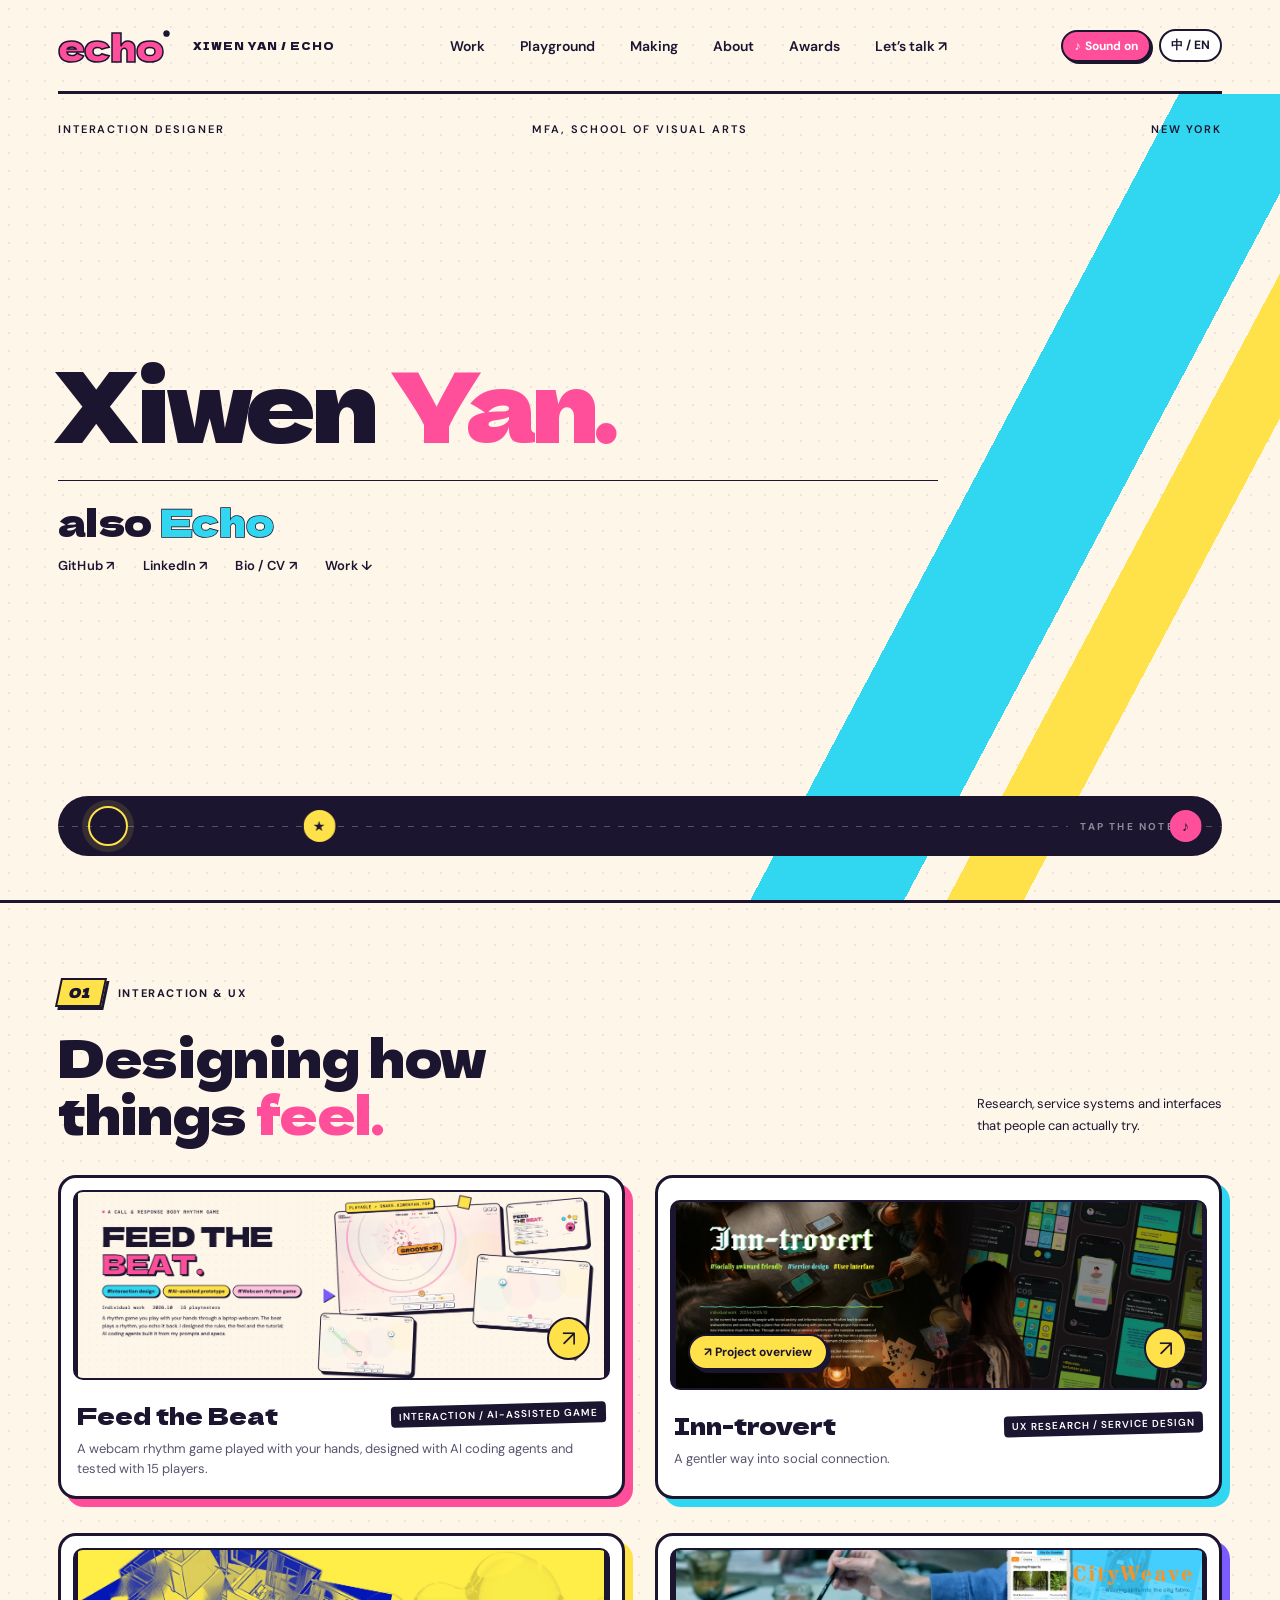
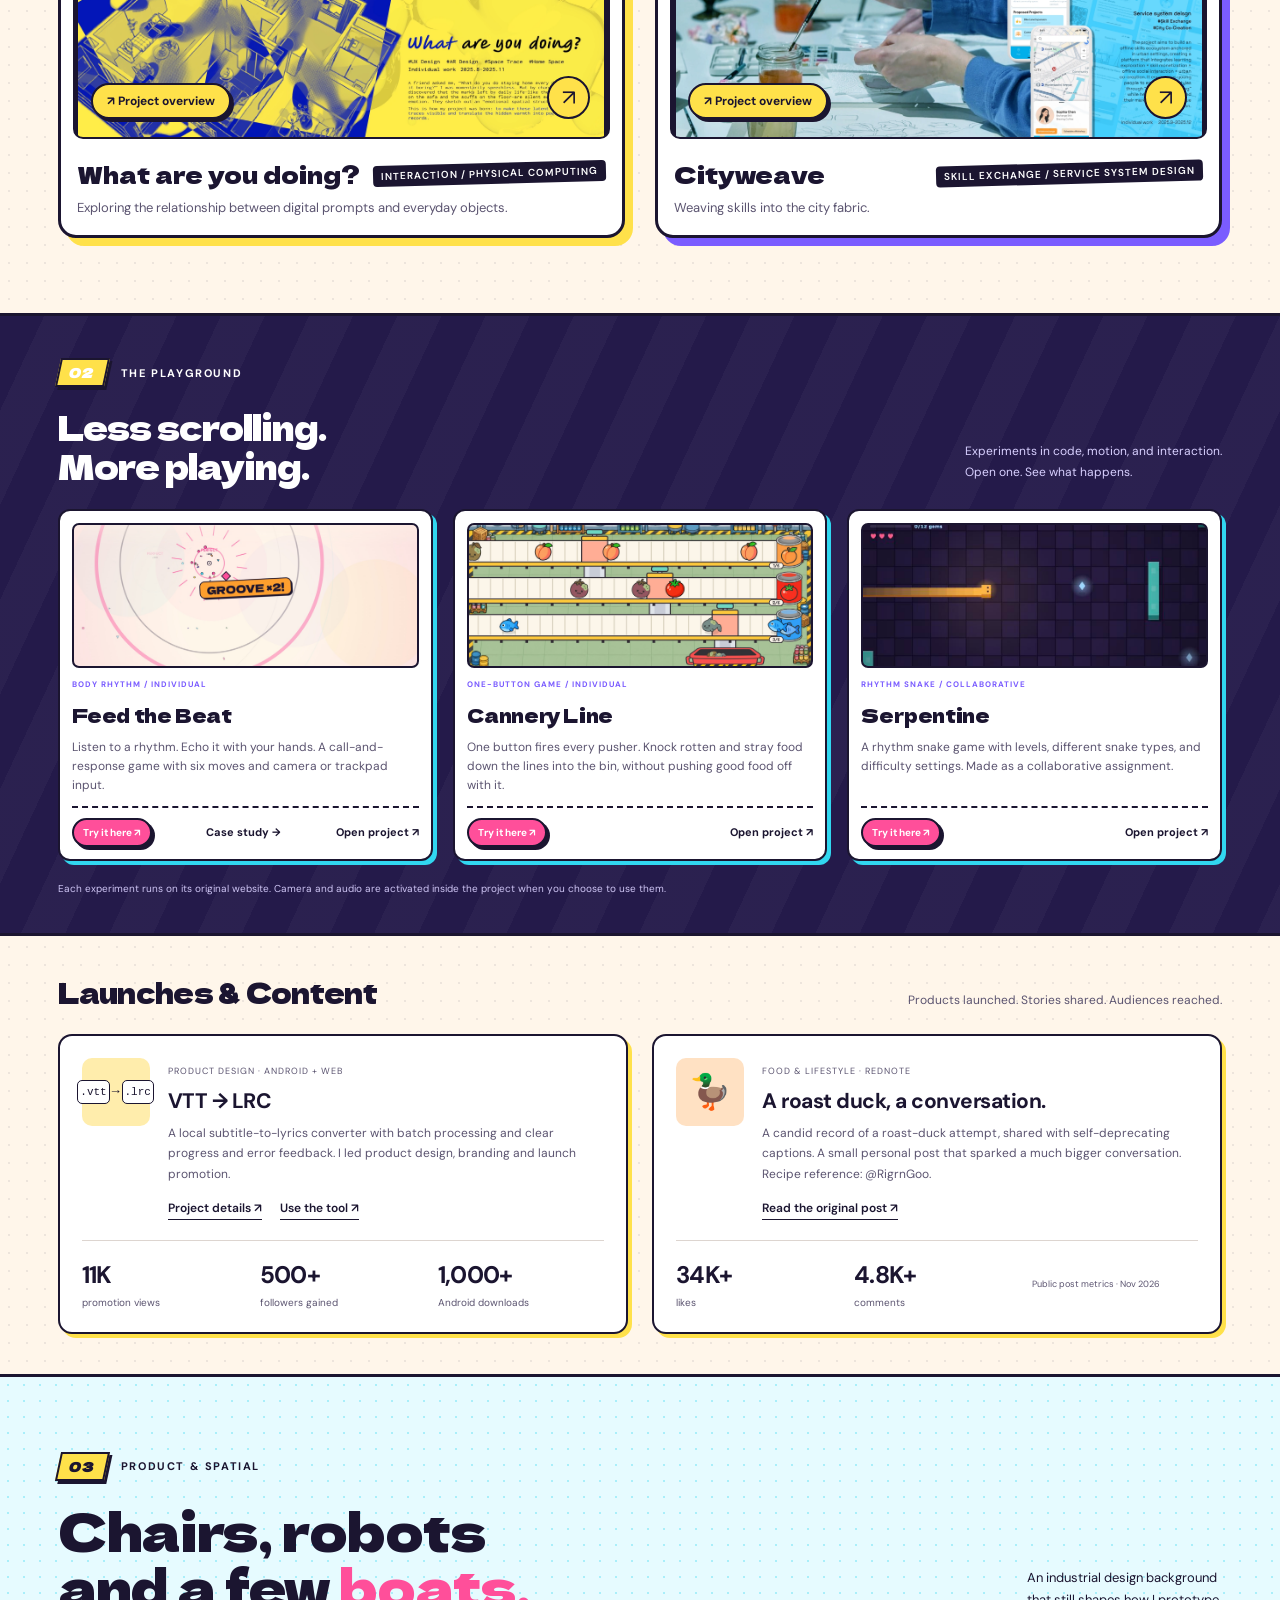
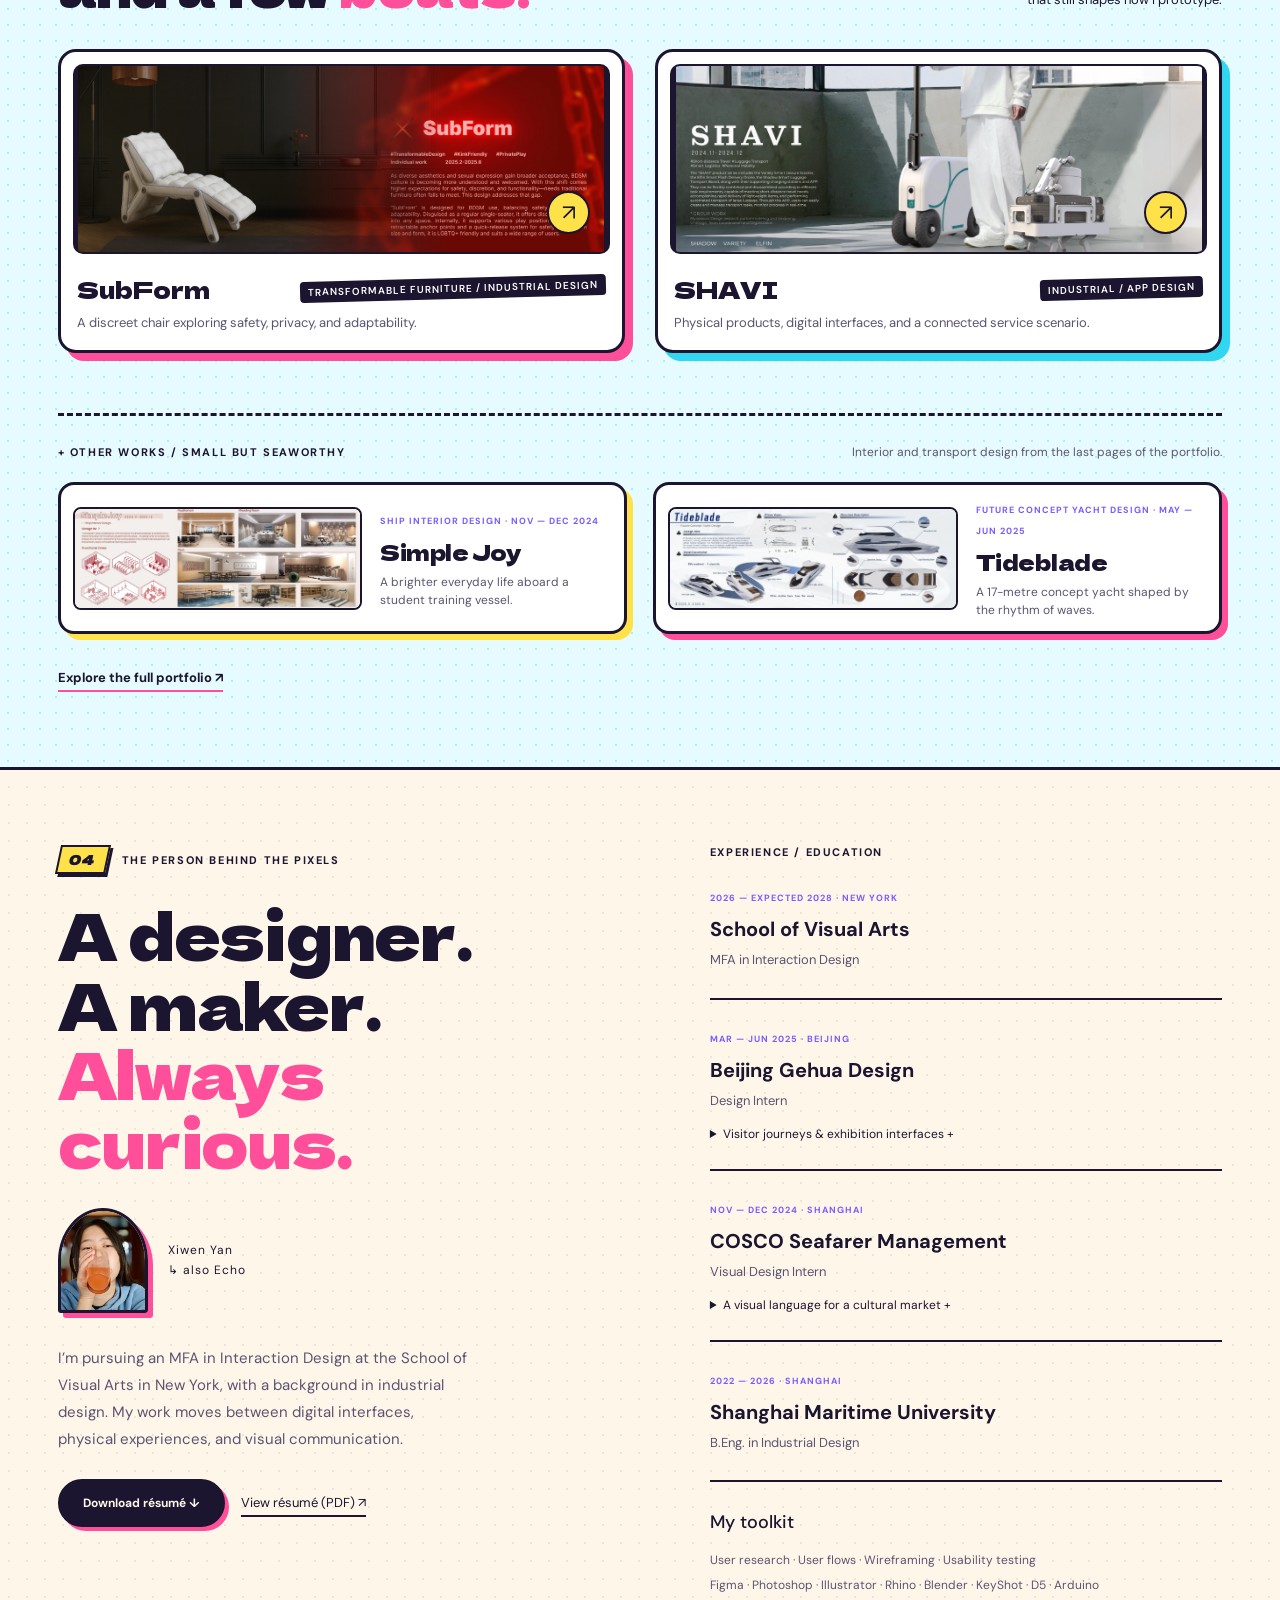
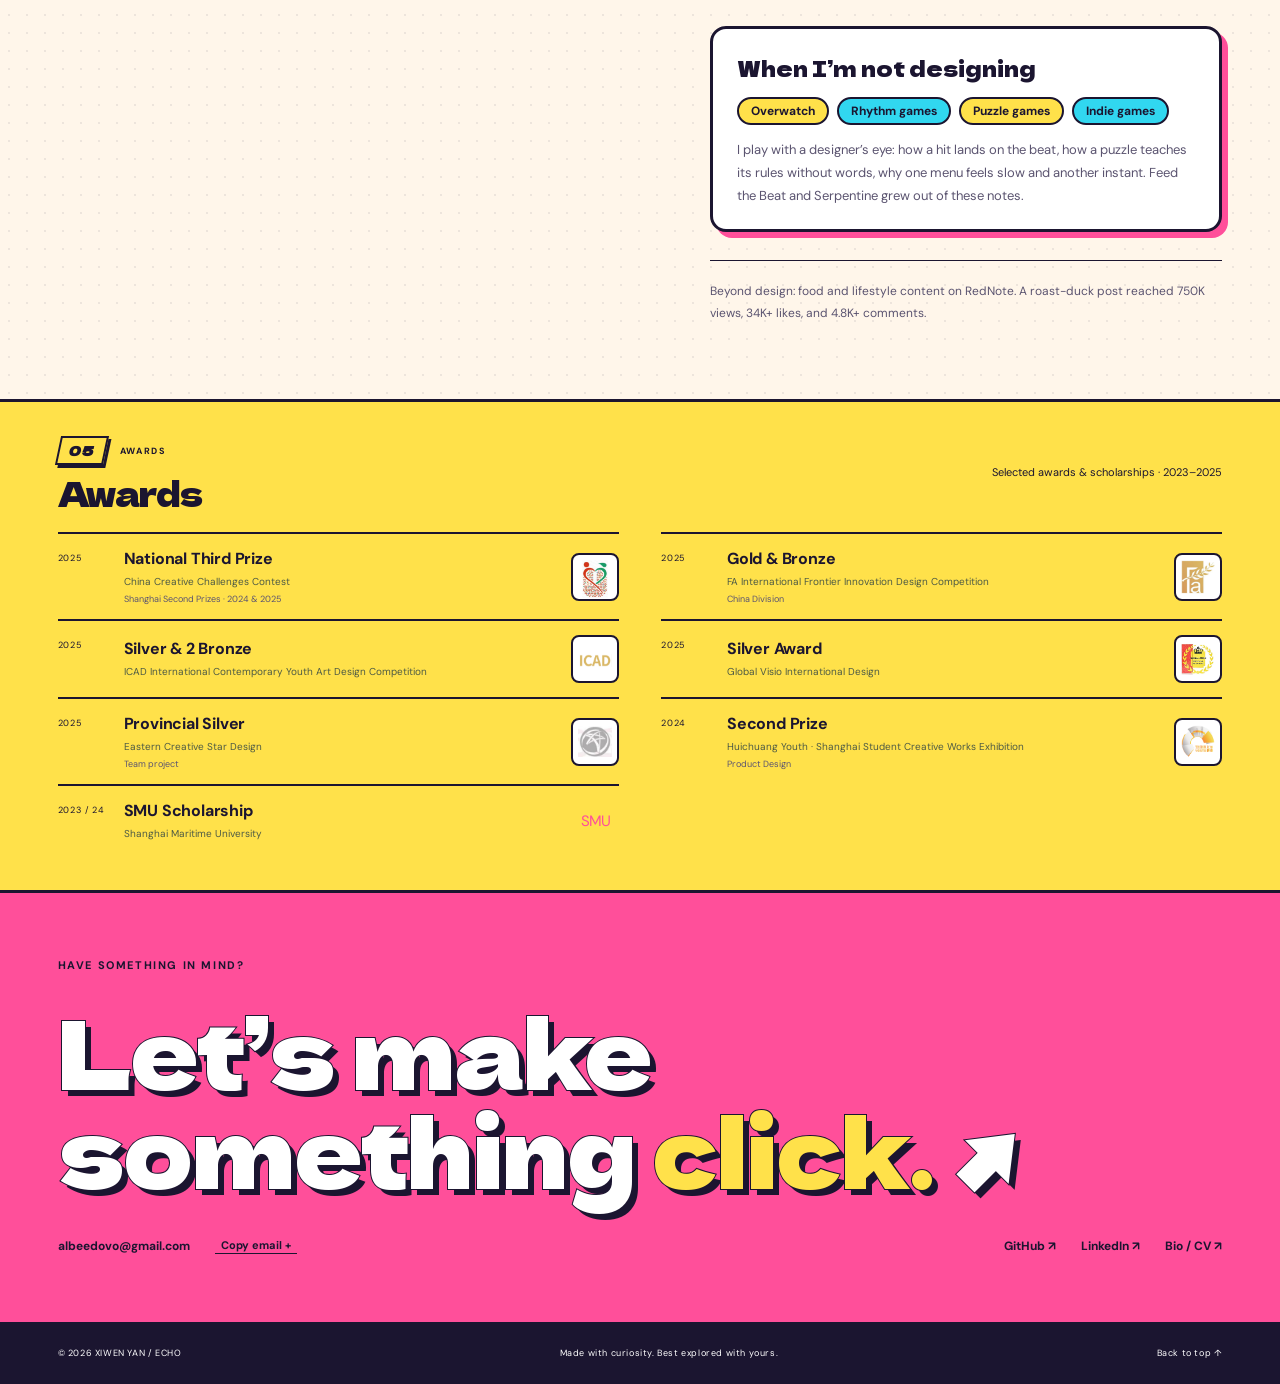
<file: index.html>
<!doctype html><html lang="en"><head><meta charset="UTF-8"><meta name="viewport" content="width=device-width, initial-scale=1"><meta name="description" content="Xiwen (Echo) Yan is an interaction designer pursuing an MFA in Interaction Design at SVA in New York. UX, service design, physical products and playful web experiments.">
<title>Xiwen (Echo) Yan · Interaction Designer Portfolio</title>
<link rel="canonical" href="https://portfolio.xiwenyan.top/">
<meta name="author" content="Xiwen Yan (Echo Yan)">
<meta name="theme-color" content="#ff4f9a">
<meta property="og:type" content="website">
<meta property="og:site_name" content="Xiwen (Echo) Yan">
<meta property="og:title" content="Xiwen (Echo) Yan · Interaction Designer">
<meta property="og:description" content="Interaction design portfolio of Xiwen (Echo) Yan, MFA Interaction Design at SVA, New York.">
<meta property="og:url" content="https://portfolio.xiwenyan.top/">
<meta property="og:image" content="https://portfolio.xiwenyan.top/assets/og-image.png">
<meta property="og:image:width" content="1200"><meta property="og:image:height" content="630">
<meta name="twitter:card" content="summary_large_image">
<link rel="icon" href="assets/avatar.png"><link rel="apple-touch-icon" href="assets/avatar.png">
<script type="application/ld+json">{"@context":"https://schema.org","@type":"Person","name":"Xiwen Yan","alternateName":["Echo Yan","Xiwen (Echo) Yan","Echo"],"url":"https://portfolio.xiwenyan.top/","image":"https://portfolio.xiwenyan.top/assets/avatar.png","jobTitle":"Interaction Designer","email":"mailto:albeedovo@gmail.com","affiliation":{"@type":"CollegeOrUniversity","name":"School of Visual Arts","url":"https://sva.edu/"},"alumniOf":{"@type":"CollegeOrUniversity","name":"Shanghai Maritime University"},"knowsAbout":["Interaction design","UX design","Service design","Industrial design"],"sameAs":["https://bio.xiwenyan.top/","https://www.linkedin.com/in/xiwen-yan-2774b8438/","https://github.com/Albedovo"]}</script>
<link rel="stylesheet" href="style.css"><link rel="stylesheet" href="home-compact.css?v=20261117-compact2"><link rel="stylesheet" href="hero-name.css?v=20261124c"></head><body>
<a class="skip" href="#work">Skip to work</a><header><a class="wordmark" href="#">echo<span>®</span><small>Xiwen Yan / Echo</small></a><nav aria-label="Main navigation"><a href="#work" data-en="Work" data-zh="作品">Work</a><a href="#play" data-en="Playground" data-zh="实验场">Playground</a><a href="#making" data-en="Making" data-zh="产品">Making</a><a href="#about" data-en="About" data-zh="关于">About</a><a href="#recognition" data-en="Awards" data-zh="奖项">Awards</a><a href="#contact" data-en="Let’s talk ↗" data-zh="联系我 ↗">Let’s talk ↗</a></nav><div class="header-tools"><button id="sound" aria-pressed="true" title="The beat the whole page moves to"><b aria-hidden="true">♪</b> <span>Sound on</span></button><button id="language" aria-label="Switch to Chinese">中 / EN</button></div></header>
<main><section class="hero" aria-label="Xiwen (Echo) Yan"><div class="hero-meta"><span data-en="Interaction Designer" data-zh="交互设计师">Interaction Designer</span><span data-en="MFA, School of Visual Arts" data-zh="纽约视觉艺术学院 MFA">MFA, School of Visual Arts</span><span data-en="New York" data-zh="纽约">New York</span></div><div class="hero-main"><h1 class="hero-name">Xiwen <em>Yan</em><i>.</i></h1><div class="hero-sub"><p class="hero-aka" data-en="also <b>Echo</b>" data-zh="也叫 <b>Echo</b>">also <b>Echo</b></p><nav class="hero-links" aria-label="Profiles"><a href="https://github.com/Albedovo" target="_blank" rel="noopener">GitHub ↗</a><a href="https://www.linkedin.com/in/xiwen-yan-2774b8438/" target="_blank" rel="noopener">LinkedIn ↗</a><a href="https://bio.xiwenyan.top/">Bio / CV ↗</a><a href="#work" data-en="Work ↓" data-zh="作品 ↓">Work ↓</a></nav></div></div><div class="beat-lane" id="beat-lane" tabindex="0" role="group" aria-label="Mini rhythm game. Tap the lane, or press Space, F or J, as each note reaches the ring. Turn on Sound in the header to hear the beat."><span class="hit-ring" aria-hidden="true"></span><span class="lane-label" aria-hidden="true">TAP THE NOTES ♪</span><span class="judge" id="judge" aria-live="polite"></span><span class="combo" id="combo">COMBO 0</span></div></section>
<section id="work" class="section"><div class="section-head"><div><div class="eyebrow"><span class="lane-no">01</span> INTERACTION &amp; UX</div><h2 data-en="Designing how<br>things <em>feel.</em>" data-zh="设计<br><em>体验的手感。</em>">Designing how<br>things <em>feel.</em></h2></div><p data-en="Research, service systems and interfaces<br>that people can actually try." data-zh="从研究、服务系统到界面，<br>做出可以亲手体验的设计。">Research, service systems and interfaces<br>that people can actually try.</p></div><div class="projects" id="projects"><p><a href="feed-the-beat.html">Feed the Beat</a> — webcam rhythm game, AI-assisted. Inn-trovert — UX research &amp; service design. What are you doing? — interaction &amp; physical computing. Cityweave — skill-exchange service system. </p></div></section>
<section id="play" class="section playground"><div class="section-head"><div><div class="eyebrow"><span class="lane-no">02</span> THE PLAYGROUND</div><h2 data-en="Less scrolling.<br>More playing." data-zh="少一点浏览，<br>多一点亲身体验。">Less scrolling.<br>More playing.</h2></div><p data-en="Experiments in code, motion, and interaction.<br>Open one. See what happens." data-zh="代码、动态与交互实验。<br>打开一个，看看会发生什么。">Experiments in code, motion, and interaction.<br>Open one. See what happens.</p></div><div class="play-grid" id="play-grid"></div><div class="play-note" data-en="Each experiment runs on its original website. Camera and audio are activated inside the project when you choose to use them." data-zh="实验运行于各自的原始网站；摄像头与声音由你在项目中自主开启。">Each experiment runs on its original website. Camera and audio are activated inside the project when you choose to use them.</div></section>
<section id="small-projects" class="section side-projects"><div class="side-head"><h2 data-en="Launches &amp; Content" data-zh="产品推广与内容创作">Launches &amp; Content</h2><p data-en="Products launched. Stories shared. Audiences reached." data-zh="从产品上线到内容传播，让作品被看见。">Products launched. Stories shared. Audiences reached.</p></div><div id="side-grid"></div></section><section id="making" class="section making"><div class="section-head"><div><div class="eyebrow"><span class="lane-no">03</span> PRODUCT &amp; SPATIAL</div><h2 data-en="Chairs, robots<br>and a few <em>boats.</em>" data-zh="椅子、机器人，<br>还有几艘<em>船。</em>">Chairs, robots<br>and a few <em>boats.</em></h2></div><p data-en="An industrial design background<br>that still shapes how I prototype." data-zh="工业设计背景，<br>至今影响我做原型的方式。">An industrial design background<br>that still shapes how I prototype.</p></div><div class="projects" id="making-grid"><p>SubForm — transformable furniture. SHAVI — industrial &amp; app design.</p></div><div class="other-works"><div class="other-head"><div class="eyebrow" data-en="+ OTHER WORKS / SMALL BUT SEAWORTHY" data-zh="+ 其他作品 / 小而精">+ OTHER WORKS / SMALL BUT SEAWORTHY</div><p data-en="Interior and transport design from the last pages of the portfolio." data-zh="作品集最后几页的室内与交通工具设计。">Interior and transport design from the last pages of the portfolio.</p></div><div class="mini-grid" id="mini-grid"><p>Simple Joy — ship interior design. Tideblade — future concept yacht design.</p></div></div><a class="text-link portfolio-link" href="https://drive.google.com/file/d/1dsrZ6NsvZ9PnsnhpLHdgqc7ZABxpBk2c/view" target="_blank" rel="noopener" data-en="Explore the full portfolio ↗" data-zh="查看完整作品集 ↗">Explore the full portfolio ↗</a></section>
<section id="about" class="section about"><div class="about-intro"><div class="eyebrow"><span class="lane-no">04</span> THE PERSON BEHIND THE PIXELS</div><h2 data-en="A designer.<br>A maker.<br><em>Always curious.</em>" data-zh="设计者。<br>创造者。<br><em>永远保持好奇。</em>">A designer.<br>A maker.<br><em>Always curious.</em></h2><div class="portrait"><img src="assets/avatar.png" alt="Xiwen Yan (Echo)" loading="lazy"><span>Xiwen Yan<br>↳ also Echo</span></div><p data-en="I’m pursuing an MFA in Interaction Design at the School of Visual Arts in New York, with a background in industrial design. My work moves between digital interfaces, physical experiences, and visual communication." data-zh="我正在纽约视觉艺术学院攻读交互设计 MFA，本科背景为工业设计。我的创作跨越数字界面、实体体验与视觉传播。">I’m pursuing an MFA in Interaction Design at the School of Visual Arts in New York, with a background in industrial design. My work moves between digital interfaces, physical experiences, and visual communication.</p><a class="button dark" href="assets/resume.pdf" download data-en="Download résumé ↓" data-zh="下载简历 ↓">Download résumé ↓</a><a class="text-link" href="assets/resume.pdf" target="_blank" rel="noopener" data-en="View résumé (PDF) ↗" data-zh="在线查看简历（PDF） ↗">View résumé (PDF) ↗</a></div><div class="about-details"><div class="eyebrow" data-en="EXPERIENCE / EDUCATION" data-zh="经历 / 教育">EXPERIENCE / EDUCATION</div><article class="timeline"><small>2026 — EXPECTED 2028 · NEW YORK</small><h3>School of Visual Arts</h3><p>MFA in Interaction Design</p></article><article class="timeline"><small>MAR — JUN 2025 · BEIJING</small><h3>Beijing Gehua Design</h3><p data-en="Design Intern" data-zh="设计实习生">Design Intern</p><details><summary data-en="Visitor journeys & exhibition interfaces +" data-zh="参观旅程与展览界面 +">Visitor journeys & exhibition interfaces +</summary><p data-en="Independently designed a task-based journey for a proposed imperial-cuisine exhibition, connecting exhibits with ingredient collection, cooking choices, and personal feedback. Iterated interfaces and proposed merchandise and restaurant collaborations while balancing budget and production constraints." data-zh="独立设计御膳主题拟议展览的任务式参观旅程，将展品、食材收集、烹饪选择与个性化反馈串联；迭代界面并提出文创与餐饮合作方案，兼顾预算及制作约束。">Independently designed a task-based journey for a proposed imperial-cuisine exhibition, connecting exhibits with ingredient collection, cooking choices, and personal feedback. Iterated interfaces and proposed merchandise and restaurant collaborations while balancing budget and production constraints.</p></details></article><article class="timeline"><small>NOV — DEC 2024 · SHANGHAI</small><h3>COSCO Seafarer Management</h3><p data-en="Visual Design Intern" data-zh="视觉设计实习生">Visual Design Intern</p><details><summary data-en="A visual language for a cultural market +" data-zh="海洋文化市集的视觉设计 +">A visual language for a cultural market +</summary><p data-en="Designed posters, staff badges, invitations, and interactive check-in stations for the Haiyuji maritime culture market. Worked with a nine-person design team using shared assets to maintain consistency." data-zh="为「海遇集」海洋文化市集设计海报、工牌、邀请函和互动签到装置，与九人设计团队使用共享素材保持视觉一致性。">Designed posters, staff badges, invitations, and interactive check-in stations for the Haiyuji maritime culture market. Worked with a nine-person design team using shared assets to maintain consistency.</p></details></article><article class="timeline"><small>2022 — 2026 · SHANGHAI</small><h3>Shanghai Maritime University</h3><p>B.Eng. in Industrial Design</p></article><div class="skills"><h3 data-en="My toolkit" data-zh="我的工具箱">My toolkit</h3><p>User research · User flows · Wireframing · Usability testing</p><p>Figma · Photoshop · Illustrator · Rhino · Blender · KeyShot · D5 · Arduino</p></div><div class="interests"><h3 data-en="When I’m not designing" data-zh="不做设计的时候">When I’m not designing</h3><ul class="interest-tags"><li>Overwatch</li><li data-en="Rhythm games" data-zh="音游">Rhythm games</li><li data-en="Puzzle games" data-zh="解谜游戏">Puzzle games</li><li data-en="Indie games" data-zh="独立游戏">Indie games</li></ul><p data-en="I play with a designer’s eye: how a hit lands on the beat, how a puzzle teaches its rules without words, why one menu feels slow and another instant. Feed the Beat and Serpentine grew out of these notes." data-zh="我带着设计师的眼光玩游戏：打击是否踩在拍子上、解谜游戏怎样不用文字就教会玩家规则、为什么有的菜单拖沓而有的瞬间响应。Feed the Beat 和 Serpentine 就是从这些观察里长出来的。">I play with a designer’s eye: how a hit lands on the beat, how a puzzle teaches its rules without words, why one menu feels slow and another instant. Feed the Beat and Serpentine grew out of these notes.</p></div><div class="other-experience"><p data-en="Beyond design: food and lifestyle content on RedNote. A roast-duck post reached 750K views, 34K+ likes, and 4.8K+ comments." data-zh="设计之外：在小红书创作美食与生活内容，一篇烤鸭笔记获得 75 万浏览、3.4 万以上点赞与 4,800 多条评论。">Beyond design: food and lifestyle content on RedNote. A roast-duck post reached 750K views, 34K+ likes, and 4.8K+ comments.</p></div></div></section>
<section id="recognition" class="section recognition"><div class="section-head"><div><div class="eyebrow"><span class="lane-no">05</span> AWARDS</div><h2 data-en="Awards" data-zh="奖项">Awards</h2></div><p data-en="Selected awards &amp; scholarships · 2023–2025" data-zh="精选奖项与奖学金 · 2023–2025">Selected awards & scholarships · 2023–2025</p></div><div class="awards-list"><article class="award-row"><span class="award-year">2025</span><div><h3 data-en="National Third Prize" data-zh="全国三等奖">National Third Prize</h3><p>China Creative Challenges Contest</p><small data-en='Shanghai Second Prizes · 2024 & 2025' data-zh='上海赛区二等奖 · 2024、2025'>Shanghai Second Prizes · 2024 & 2025</small></div><span class="award-mark"><img src="assets/awards/cdec.png" alt="China Creative Challenges Contest" loading="lazy"></span></article><article class="award-row"><span class="award-year">2025</span><div><h3 data-en="Gold & Bronze" data-zh="金奖与铜奖">Gold & Bronze</h3><p>FA International Frontier Innovation Design Competition</p><small data-en='China Division' data-zh='中国赛区'>China Division</small></div><span class="award-mark"><img src="assets/awards/fa.png" alt="FA International Frontier Innovation Design Competition" loading="lazy"></span></article><article class="award-row"><span class="award-year">2025</span><div><h3 data-en="Silver & 2 Bronze" data-zh="银奖与两项铜奖">Silver & 2 Bronze</h3><p>ICAD International Contemporary Youth Art Design Competition</p></div><span class="award-mark"><img src="assets/awards/icad.png" alt="ICAD certificate wordmark" loading="lazy"></span></article><article class="award-row"><span class="award-year">2025</span><div><h3 data-en="Silver Award" data-zh="银奖">Silver Award</h3><p>Global Visio International Design</p></div><span class="award-mark"><img src="assets/awards/global-visio.png" alt="Global Visio International Design Award" loading="lazy"></span></article><article class="award-row"><span class="award-year">2025</span><div><h3 data-en="Provincial Silver" data-zh="省级银奖">Provincial Silver</h3><p>Eastern Creative Star Design</p><small data-en='Team project' data-zh='团队项目'>Team project</small></div><span class="award-mark"><img src="assets/awards/eastern.png" alt="Eastern Creative Star Design" loading="lazy"></span></article><article class="award-row"><span class="award-year">2024</span><div><h3 data-en="Second Prize" data-zh="二等奖">Second Prize</h3><p>Huichuang Youth · Shanghai Student Creative Works Exhibition</p><small data-en='Product Design' data-zh='产品设计'>Product Design</small></div><span class="award-mark"><img src="assets/awards/huichuang.png" alt="Huichuang Youth" loading="lazy"></span></article><article class="award-row"><span class="award-year">2023 / 24</span><div><h3 data-en="SMU Scholarship" data-zh="上海海事大学奖学金">SMU Scholarship</h3><p>Shanghai Maritime University</p></div><span class="scholarship-mark" aria-hidden="true">SMU</span></article></div></section>
<section id="contact" class="contact"><div class="eyebrow" data-en="HAVE SOMETHING IN MIND?" data-zh="有想一起探索的点子吗？">HAVE SOMETHING IN MIND?</div><a href="mailto:albeedovo@gmail.com" data-en="Let’s make<br>something <em>click.</em> ↗" data-zh="让灵感，<br><em>开始发生。</em> ↗">Let’s make<br>something <em>click.</em> ↗</a><div class="contact-bottom"><span>albeedovo@gmail.com</span><button id="copy" data-en="Copy email +" data-zh="复制邮箱 +">Copy email +</button><a href="https://github.com/Albedovo" target="_blank" rel="noopener">GitHub ↗</a><a href="https://www.linkedin.com/in/xiwen-yan-2774b8438/" target="_blank" rel="noopener">LinkedIn ↗</a><a href="https://bio.xiwenyan.top/">Bio / CV ↗</a></div><p id="copy-status" role="status"></p></section></main><footer><span>© 2026 XIWEN YAN / ECHO</span><span data-en="Made with curiosity. Best explored with yours." data-zh="带着好奇创造，也欢迎带着好奇探索。">Made with curiosity. Best explored with yours.</span><a href="#" data-en="Back to top ↑" data-zh="回到顶部 ↑">Back to top ↑</a></footer><dialog id="project-dialog" aria-labelledby="dialog-title"><button class="close" aria-label="Close project">×</button><div id="dialog-content"></div></dialog><script src="app.js?v=20261124-name-hover"></script></body></html>
</file>
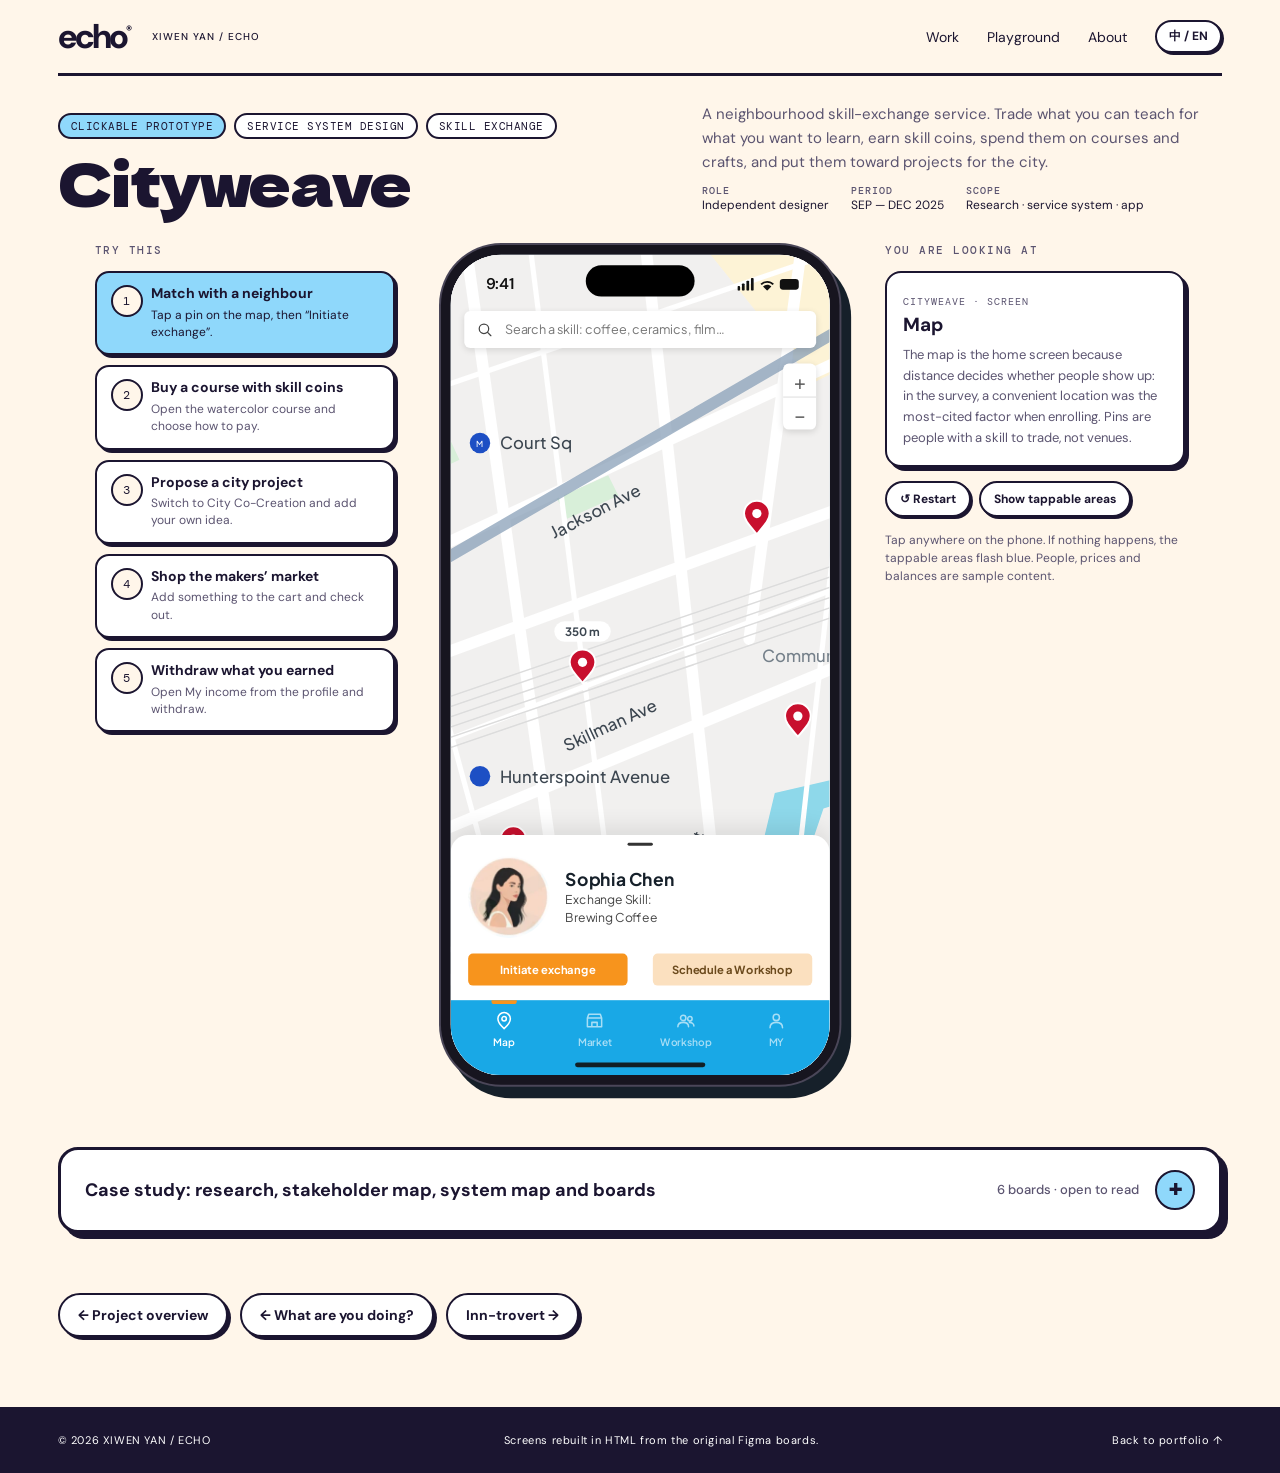
<file: cityweave-process.html>
<!doctype html><html lang="en"><head><meta charset="UTF-8"><meta name="viewport" content="width=device-width, initial-scale=1">
<title>Cityweave — Process & prototype · Xiwen (Echo) Yan</title>
<meta name="description" content="Cityweave: a skill-exchange service that weaves learning, earning and co-creation into city life. Tap through the prototype: match with a neighbour, buy a course with skill coins, propose a city project.">
<link rel="canonical" href="https://portfolio.xiwenyan.top/cityweave-process.html">
<meta name="author" content="Xiwen Yan (Echo Yan)"><meta name="theme-color" content="#19a8e6">
<meta property="og:type" content="article"><meta property="og:title" content="Cityweave — clickable prototype by Xiwen (Echo) Yan">
<meta property="og:description" content="Weaving skills into the city fabric. Tap through the prototype.">
<meta property="og:url" content="https://portfolio.xiwenyan.top/cityweave-process.html"><meta property="og:image" content="https://portfolio.xiwenyan.top/assets/cityweave-cover.webp">
<meta name="twitter:card" content="summary_large_image">
<link rel="icon" href="assets/avatar.png">
<link rel="stylesheet" href="proto.css">
<link rel="stylesheet" href="https://fonts.googleapis.com/css2?family=Plus+Jakarta+Sans:wght@400;500;600;700;800&display=swap">
<style>
:root{--accent:#8fd8fb}
/* Cityweave — sky blue, one orange, lots of white. Rebuilt from the high-fidelity board. */
.cw{--blue:#19a8e6;--pale:#bfe6fa;--bg:#eef8fd;--or:#f7941d;--ink:#16202a;--mute:#93a3b0;background:var(--bg);color:var(--ink);font-family:'Plus Jakarta Sans',sans-serif}
.cw .screen{background:var(--bg)}
.cw svg.ic{width:22px;height:22px;fill:none;stroke:currentColor;stroke-width:1.7;stroke-linecap:round;stroke-linejoin:round}
.cw .bar{flex:none;height:44px;display:grid;grid-template-columns:52px 1fr 52px;align-items:center;text-align:center;font-weight:700;font-size:15px}
.cw .bar button{height:100%;display:grid;place-items:center}
.cw .tabs{flex:none;display:grid;grid-template-columns:repeat(4,1fr);background:var(--blue);padding:10px 8px 28px;color:rgba(255,255,255,.62)}
.cw .tabs button{display:flex;flex-direction:column;align-items:center;gap:4px;font-size:10.5px;font-weight:600;position:relative}
.cw .tabs .cur{color:#fff}.cw .tabs .cur::before{content:'';position:absolute;top:-10px;width:26px;height:4px;border-radius:0 0 3px 3px;background:var(--or)}
.cw .btn{display:block;width:100%;padding:13px;border-radius:8px;background:var(--blue);color:#fff;font-weight:700;font-size:14px;text-align:center}
.cw .btn.or{background:var(--or)}.cw .btn.soft{background:#fbe0bf;color:#6b4a1d}.cw .btn.round{border-radius:30px}
.cw .btn:active{filter:brightness(.92)}
.cw .chips{display:flex;gap:8px;overflow-x:auto;scrollbar-width:none;padding:2px 16px}.cw .chips::-webkit-scrollbar{display:none}
.cw .chip2{flex:none;padding:5px 14px;border-radius:6px;border:1px solid var(--or);font-size:11.5px;font-weight:600;background:#fff}
.cw .chip2[aria-pressed=true]{background:var(--or);color:#fff}
.cw .card{background:#fff;border-radius:12px;box-shadow:0 2px 10px rgba(25,120,170,.08)}
/* map */
.cw .map{position:absolute;inset:0 0 0 0;background:#f1f0ef;overflow:hidden}
.cw .map svg{width:100%;height:100%;display:block;transition:transform .35s cubic-bezier(.2,.8,.2,1);transform-origin:50% 42%}
.cw .map text{font:500 13px 'Plus Jakarta Sans',sans-serif;fill:#3c4650}
.cw .pin{cursor:pointer}.cw .pin circle{transition:r .2s}
.cw .pin.on .halo{animation:halo 1.6s infinite}@keyframes halo{from{r:10;opacity:.5}to{r:26;opacity:0}}
.cw .search{position:absolute;left:14px;right:14px;top:58px;z-index:3;height:38px;border-radius:6px;background:#fff;box-shadow:0 2px 8px rgba(0,0,0,.12);display:flex;align-items:center;gap:10px;padding:0 12px;color:#444;font-size:13px}
.cw .search input{flex:1;border:0;outline:0;font:inherit;background:none;min-width:0}
.cw .zoom{position:absolute;right:14px;top:112px;z-index:3;display:grid;border-radius:6px;overflow:hidden;box-shadow:0 2px 8px rgba(0,0,0,.14);background:#fff}
.cw .zoom button{width:34px;height:34px;font-size:20px;color:#555}.cw .zoom button+button{border-top:1px solid #ddd}
.cw .person{position:absolute;left:0;right:0;bottom:74px;z-index:4;background:#fff;border-radius:18px 18px 0 0;padding:22px 18px 18px;box-shadow:0 -6px 24px rgba(0,0,0,.1);transition:transform .3s cubic-bezier(.2,.8,.2,1)}
.cw .person::before{content:'';position:absolute;left:50%;top:8px;width:26px;height:3px;margin-left:-13px;border-radius:2px;background:#333}
.cw .person .top{display:flex;gap:16px;align-items:center;margin-bottom:16px}
.cw .face{width:84px;height:84px;border-radius:50%;object-fit:cover;flex:none;background:#f6d7c6;display:grid;place-items:center;font-weight:800;font-size:26px;color:#fff}
.cw .person h3{font-size:18px;font-weight:700}.cw .person p{font-size:12.5px;color:#444;line-height:1.5}
.cw .two{display:grid;grid-template-columns:1fr 1fr;gap:26px}
.cw .two .btn{padding:9px;font-size:11.5px;border-radius:5px}
.cw .maptabs{position:absolute;left:0;right:0;bottom:0;z-index:5}
/* sheets */
.cw .dim{position:absolute;inset:0;z-index:8;background:rgba(10,30,45,.4);opacity:0;pointer-events:none;transition:opacity .25s}.cw .dim.show{opacity:1;pointer-events:auto}
.cw .sheet{position:absolute;left:0;right:0;bottom:0;z-index:9;background:#fff;border-radius:22px 22px 0 0;padding:26px 22px 40px;transform:translateY(105%);transition:transform .32s cubic-bezier(.2,.8,.2,1);max-height:82%;overflow-y:auto}
.cw .sheet.show{transform:none}
.cw .sheet h4{margin:0 0 6px;font-size:18px}.cw .sheet p{font-size:13px;line-height:1.55;color:#56636e}
.cw .lbl{font-size:11px;font-weight:700;letter-spacing:.6px;color:var(--mute);margin:16px 0 8px;text-transform:uppercase}
.cw .opts{display:flex;flex-wrap:wrap;gap:8px}
.cw .opt{padding:9px 14px;border-radius:20px;border:1.5px solid var(--pale);font-size:13px;font-weight:600;background:#fff}
.cw .opt[aria-pressed=true]{border-color:var(--blue);background:var(--pale)}
.cw .ok{width:64px;height:64px;border-radius:50%;background:var(--blue);color:#fff;display:grid;place-items:center;margin:4px auto 14px}
.cw .ok svg{width:34px;height:34px;stroke-width:2.6}
.cw .field{width:100%;padding:12px 14px;border-radius:8px;border:1.5px solid var(--pale);font:600 15px 'Plus Jakarta Sans',sans-serif;outline:0;background:#f7fcff}
.cw .field:focus{border-color:var(--blue)}
.cw .pay{display:flex;align-items:center;gap:12px;width:100%;padding:13px;border-radius:10px;border:1.5px solid var(--pale);text-align:left;font-size:14px;font-weight:700;margin-top:8px}
.cw .pay small{display:block;font-weight:500;font-size:11.5px;color:var(--mute)}
.cw .pay[aria-pressed=true]{border-color:var(--blue);background:#e8f6fe}
.cw .pay i{width:36px;height:36px;border-radius:9px;background:#ffeecf;display:grid;place-items:center;font-style:normal;color:var(--or);font-weight:800;flex:none}
/* workshop */
.cw .seg{display:grid;grid-template-columns:1fr 1fr;margin:4px 16px 12px;font-size:14px;font-weight:600}
.cw .seg button{padding:7px;border-radius:6px}.cw .seg button[aria-pressed=true]{background:#5cc4f2;color:#fff;font-weight:700}
.cw .course{display:grid;grid-template-columns:1fr 92px;gap:12px;width:100%;text-align:left;padding:14px;margin-top:8px}
.cw .course small{font-size:10px;color:var(--mute)}.cw .course h3{font-size:13px;font-weight:700;line-height:1.3;margin:6px 0 4px}
.cw .course p{font-size:10.5px;line-height:1.5;color:var(--mute)}
.cw .course img{width:92px;height:112px;object-fit:cover;border-radius:6px}
.cw .price{display:inline-block;margin-top:10px;padding:4px 16px;border-radius:14px;background:var(--or);color:#fff;font-size:11px;font-weight:700}
.cw .owned{background:var(--blue)}
.cw h2{font-size:16px;font-weight:700;margin:14px 0 10px}
.cw .hscroll{display:flex;gap:10px;overflow-x:auto;scrollbar-width:none;margin:0 -16px;padding:0 16px 6px}.cw .hscroll::-webkit-scrollbar{display:none}
.cw .proj{flex:none;width:170px;text-align:left}.cw .proj img{width:170px;height:98px;object-fit:cover;border-radius:6px;display:block}
.cw .proj b{display:block;font-size:12px;margin:10px 0 3px}.cw .proj span{font-size:10.5px;line-height:1.45;color:var(--mute);display:block}
.cw .prop{display:flex;gap:12px;align-items:center;width:100%;text-align:left;padding:10px;border-radius:6px;background:var(--pale);margin-top:8px;font-size:12.5px;font-weight:600}
.cw .prop i{width:38px;height:38px;border-radius:8px;background:#fff;display:grid;place-items:center;flex:none;color:var(--or)}
.cw .prop small{display:block;font-weight:500;font-size:10.5px;color:#6f8797}
.cw .prop em{margin-left:auto;font-style:normal;font-size:10.5px;padding:3px 9px;border-radius:10px;background:#fff;color:var(--blue);white-space:nowrap}
.cw .prop.new{animation:slidein .45s cubic-bezier(.2,1.2,.4,1)}@keyframes slidein{from{transform:translateY(-14px);opacity:0}}
/* course detail */
.cw .cover{width:100%;height:240px;object-fit:cover;display:block}
.cw [data-screen=course] .scroll::before{content:'';position:absolute;left:0;right:0;top:0;height:110px;background:linear-gradient(#0008,#0000);z-index:1;pointer-events:none}
.cw .teacher{display:flex;gap:12px;align-items:center;font-size:13px;font-weight:700}.cw .teacher img{width:44px;height:44px;border-radius:50%}
.cw .teacher small{display:block;font-weight:500;color:var(--mute);font-size:11px}
.cw .review{font-size:12px;line-height:1.55;color:#56636e;padding:10px 0;border-top:1px solid #e3eef4}
.cw .buyband{flex:none;background:var(--blue);padding:14px 20px 34px;color:#fff}
.cw .prog{display:flex;align-items:center;gap:10px;font-size:11px;font-weight:600;margin-bottom:10px}
.cw .prog i{flex:1;height:5px;border-radius:3px;background:rgba(255,255,255,.35);overflow:hidden}.cw .prog i::after{content:'';display:block;height:100%;width:var(--w,0%);background:var(--or);transition:width .5s}
.cw .buyband .btn{background:#fff;color:var(--ink)}
/* market */
.cw .quick{display:grid;grid-template-columns:repeat(3,1fr);padding:4px 30px 12px}
.cw .quick button{display:flex;flex-direction:column;align-items:center;gap:5px;font-size:10px;font-weight:600;color:#4a5661;position:relative}
.cw .quick i{width:44px;height:44px;border-radius:10px;background:#fff;box-shadow:0 2px 8px rgba(25,120,170,.12);display:grid;place-items:center;color:var(--or)}
.cw .badge{position:absolute;top:-5px;right:calc(50% - 30px);min-width:18px;height:18px;border-radius:9px;background:#e5484d;color:#fff;font-size:10px;font-weight:700;line-height:18px;padding:0 5px;transform:scale(0);transition:transform .25s cubic-bezier(.2,1.6,.4,1)}.cw .badge.on{transform:none}
.cw .goods{columns:2;column-gap:10px;padding:0 14px 16px}
.cw .good{break-inside:avoid;display:block;width:100%;text-align:left;margin-bottom:10px;padding:0 0 10px;overflow:hidden}
.cw .good img{width:100%;display:block;object-fit:cover;border-radius:12px}
.cw .good q{display:block;font-size:8.500px;line-height:1.35;color:var(--mute);padding:7px 10px 0;quotes:none}
.cw .good b{display:block;font-size:12px;padding:3px 10px 2px}
.cw .good span{display:flex;justify-content:space-between;align-items:baseline;padding:0 10px;font-size:13px;font-weight:600}.cw .good small{font-size:9px;color:var(--mute);font-weight:500}
.cw .tag{display:inline-block;padding:3px 9px;border-radius:5px;border:1px solid var(--or);font-size:10px;font-weight:600;margin-right:6px}
.cw .line{display:flex;gap:12px;align-items:center;padding:10px 0;border-bottom:1px solid #e3eef4;font-size:13px;font-weight:600}
.cw .line img{width:46px;height:46px;border-radius:8px;object-fit:cover}.cw .line span{margin-left:auto}
/* my */
.cw .stats{display:grid;grid-template-columns:repeat(3,1fr);gap:6px;margin-top:16px}
.cw .stats div{background:var(--pale);border-radius:6px;padding:10px 4px;text-align:center;font-size:20px;font-weight:700}
.cw .stats small{display:block;font-size:9.500px;font-weight:500;color:#7e97a8;line-height:1.3;margin-top:6px}
.cw .rowbtn{display:flex;gap:12px;align-items:center;width:100%;padding:10px 12px;border-radius:6px;background:var(--pale);text-align:left;font-size:13px;font-weight:600}
.cw .rowbtn i{width:36px;height:36px;border-radius:8px;background:#fff;display:grid;place-items:center;flex:none;color:var(--or);font-style:normal;font-weight:800}
.cw .rowbtn small{display:block;font-weight:500;font-size:11px;color:#7e97a8}.cw .rowbtn>svg{margin-left:auto}
.cw .float{position:absolute;width:38px;height:38px;border-radius:10px;background:#fff;box-shadow:0 2px 8px rgba(25,120,170,.16);display:grid;place-items:center;color:var(--or)}
.cw .bal{font-size:26px;font-weight:800;margin:10px 0 16px}
.cw .kv{display:flex;justify-content:space-between;font-size:11.5px;color:var(--mute);padding:9px 0;border-top:1px solid #dcebf3}.cw .kv b{color:var(--ink);font-weight:600}
</style></head><body>
<a class="skip" href="#prototype" data-en="Skip to the prototype" data-zh="跳到原型">Skip to the prototype</a>
<header class="site"><a class="wordmark" href="index.html">echo<span>®</span><small>Xiwen Yan / Echo</small></a><nav aria-label="Main navigation"><a href="index.html#work" data-en="Work" data-zh="作品">Work</a><a href="index.html#play" data-en="Playground" data-zh="实验场">Playground</a><a href="index.html#about" data-en="About" data-zh="关于">About</a></nav><button id="language" aria-label="Switch to Chinese">中 / EN</button></header>

<main>
<section class="intro">
  <div>
    <div class="tags"><span class="chip accent" data-en="CLICKABLE PROTOTYPE" data-zh="可点击原型">CLICKABLE PROTOTYPE</span><span class="chip">SERVICE SYSTEM DESIGN</span><span class="chip">SKILL EXCHANGE</span></div>
    <h1>Cityweave</h1>
  </div>
  <div>
    <p class="lead" data-en="A neighbourhood skill-exchange service. Trade what you can teach for what you want to learn, earn skill coins, spend them on courses and crafts, and put them toward projects for the city." data-zh="一个社区技能交换服务。用你会教的，换你想学的；赚取技能币，用来购买课程和手作，也可以投入城市共创项目。">A neighbourhood skill-exchange service. Trade what you can teach for what you want to learn, earn skill coins, spend them on courses and crafts, and put them toward projects for the city.</p>
    <div class="facts"><span><b data-en="ROLE" data-zh="角色">ROLE</b><span data-en="Independent designer" data-zh="独立设计">Independent designer</span></span><span><b data-en="PERIOD" data-zh="时间">PERIOD</b>SEP — DEC 2025</span><span><b data-en="SCOPE" data-zh="范围">SCOPE</b><span data-en="Research · service system · app" data-zh="研究 · 服务系统 · 应用">Research · service system · app</span></span></div>
  </div>
</section>

<section class="stage" id="prototype">
  <aside class="panel">
    <h2 data-en="TRY THIS" data-zh="试试这些">TRY THIS</h2>
    <ol class="tasks">
      <li><button data-go="map" data-task="match"><b data-en="Match with a neighbour" data-zh="和附近的人匹配">Match with a neighbour</b><span data-en="Tap a pin on the map, then “Initiate exchange”." data-zh="点击地图上的标记，再点「发起交换」。">Tap a pin on the map, then “Initiate exchange”.</span></button></li>
      <li><button data-go="workshop" data-screens="workshop,course" data-task="course"><b data-en="Buy a course with skill coins" data-zh="用技能币购买课程">Buy a course with skill coins</b><span data-en="Open the watercolor course and choose how to pay." data-zh="打开水彩课程，选择支付方式。">Open the watercolor course and choose how to pay.</span></button></li>
      <li><button data-go="workshop" data-screens="none" data-task="propose"><b data-en="Propose a city project" data-zh="发起一个城市共创项目">Propose a city project</b><span data-en="Switch to City Co-Creation and add your own idea." data-zh="切换到「城市共创」，添加你自己的想法。">Switch to City Co-Creation and add your own idea.</span></button></li>
      <li><button data-go="market" data-screens="market,product" data-task="cart"><b data-en="Shop the makers’ market" data-zh="逛逛手作市集">Shop the makers’ market</b><span data-en="Add something to the cart and check out." data-zh="把一件商品加入购物车并结算。">Add something to the cart and check out.</span></button></li>
      <li><button data-go="my" data-screens="my,income" data-task="cash"><b data-en="Withdraw what you earned" data-zh="提现你的收入">Withdraw what you earned</b><span data-en="Open My income from the profile and withdraw." data-zh="从个人页进入「我的收入」并提现。">Open My income from the profile and withdraw.</span></button></li>
    </ol>
  </aside>

  <div class="device"><div id="live" class="phone cw" data-start="map">
    <div class="statusbar"><span>9:41</span><svg viewBox="0 0 70 14"><rect x="0" y="9" width="3" height="5" rx="1"/><rect x="5" y="6" width="3" height="8" rx="1"/><rect x="10" y="3" width="3" height="11" rx="1"/><rect x="15" y="0" width="3" height="14" rx="1"/><path d="M33 3.2c3 0 5.600 1.200 7.500 3.100l-1.500 1.500a8.400 8.400 0 0 0-12 0l-1.500-1.500A10.600 10.600 0 0 1 33 3.200zm0 4.200c1.800 0 3.400.7 4.600 1.900L33 14l-4.600-4.700A6.500 6.500 0 0 1 33 7.400z"/><rect x="47" y="1" width="21" height="12" rx="3.500"/></svg></div>

    <!-- Map -->
    <section class="screen" data-screen="map" data-status="#111" data-title="Map" data-title-zh="地图" data-note-en="The map is the home screen because distance decides whether people show up: in the survey, a convenient location was the most-cited factor when enrolling. Pins are people with a skill to trade, not venues." data-note-zh="地图是首页，因为距离决定人们会不会来：问卷中，「地点方便」是报名时最常被提到的因素。标记代表的是有技能可以交换的人，而不是场所。">
      <div class="map"><svg viewBox="0 0 390 640" preserveAspectRatio="xMidYMid slice" id="mapsvg">
        <rect width="390" height="640" fill="#f1f0ef"/>
        <path d="M250 0h140v70l-60 30z" fill="#fdf3d6"/><path d="M0 150l40-20 14 30-54 26z" fill="#d8efd9"/><path d="M130 190l40-18 8 16-40 18z" fill="#d8efd9"/><path d="M300 420l60-14 6 18-28 8-44 130-26-8z" fill="#8ed8ea"/>
        <g stroke="#fff" stroke-width="9" fill="none" stroke-linecap="round"><path d="M-10 250 400 60M-10 330 400 180M-10 470 400 300M60 0l90 640M200 0l70 640M-10 560 400 600M320 0l-40 300"/></g>
        <g stroke="#fff" stroke-width="4" fill="none"><path d="M-10 120 400 -20M-10 400 400 240M110 0l80 640M-10 520 300 640M360 100l-60 540M0 200l120 440"/></g>
        <g stroke="#dcdcdc" stroke-width="1.200" fill="none"><path d="M-10 372 400 232M-10 380 400 240M-10 388 400 248M-10 396 400 256M-10 404 400 264M-10 364 400 224"/></g>
        <path d="M-10 268 300 88 400 30" stroke="#8aa0b8" stroke-width="9" fill="none" opacity=".75"/><path d="M-10 590c90 0 150 20 240 60" stroke="#8aa0b8" stroke-width="9" fill="none" opacity=".75"/>
        <text x="86" y="152">Court Sq</text><circle cx="70" cy="147" r="8" fill="#1d4fc4"/><text x="70" y="150" font-size="7" style="fill:#fff;font-size:6.500px;text-anchor:middle">M</text>
        <text transform="translate(128 222) rotate(-27)">Jackson Ave</text><text transform="translate(138 388) rotate(-25)">Skillman Ave</text>
        <text x="86" y="412">Hunterspoint Avenue</text><circle cx="70" cy="407" r="8" fill="#1d4fc4"/>
        <text transform="translate(40 492) rotate(10)" style="font-size:11px">51st Ave</text><text transform="translate(232 486) rotate(-70)" style="font-size:11px">27th St</text><text x="246" y="470" style="font-size:10.500px;fill:#4a9fb5">Dutch Kills</text>
        <text x="6" y="300" style="font-weight:700;letter-spacing:1.500px">CITY</text><text x="290" y="318" style="fill:#75808a">Community</text>
        <g id="pins"></g>
      </svg></div>
      <label class="search"><svg class="ic" viewBox="0 0 24 24" style="width:18px;height:18px"><circle cx="11" cy="11" r="6.500"/><path d="m16 16 4.500 4.500"/></svg><input id="q" type="search" placeholder="Search a skill: coffee, ceramics, film…" aria-label="Search a skill"></label>
      <div class="zoom"><button data-act="zoom" data-d="1" aria-label="Zoom in">+</button><button data-act="zoom" data-d="-1" aria-label="Zoom out">−</button></div>
      <div class="person" id="person"></div>
      <nav class="tabs maptabs" data-tab="map"></nav>
    </section>

    <!-- Market -->
    <section class="screen" data-screen="market" data-status="#111" data-title="Market" data-title-zh="市集" data-note-en="Where a learned skill starts paying back. Makers list handmade work and services; items with the coin badge can be bought with skill coins earned from teaching." data-note-zh="学到的技能在这里开始产生回报。手作人在此上架作品与服务；带金币标记的商品，可以用教学赚到的技能币购买。">
      <div class="bar"><span></span>Market<button data-act="soon" aria-label="Search"><svg class="ic" viewBox="0 0 24 24"><circle cx="11" cy="11" r="6.500"/><path d="m16 16 4.500 4.500"/></svg></button></div>
      <div class="scroll">
        <div class="quick"><button data-act="orders"><i><svg class="ic" viewBox="0 0 24 24"><rect x="4" y="5" width="16" height="14" rx="2"/><path d="M8 10h8M8 14h5"/></svg></i>My Order</button><button data-act="cart"><i><svg class="ic" viewBox="0 0 24 24"><path d="M3 5h3l2 10h10l2-7H7.500"/><circle cx="9.500" cy="19" r="1.300"/><circle cx="17" cy="19" r="1.300"/></svg></i>Shopping Cart<em class="badge" id="cartn">0</em></button><button data-act="coupons"><i><svg class="ic" viewBox="0 0 24 24"><path d="M4 8h16v3a2 2 0 0 0 0 4v3H4v-3a2 2 0 0 0 0-4zM10 8v10"/></svg></i>Coupons</button></div>
        <div class="goods" id="goods"></div>
      </div>
      <nav class="tabs" data-tab="market"></nav>
    </section>
    <section class="screen" data-screen="product" data-status="#111" data-title="Product details" data-title-zh="商品详情" data-note-en="A maker’s listing: one large photo, a price, and plain-language details. “Customization” opens a conversation with the maker rather than a form." data-note-zh="手作人的商品页：一张大图、一个价格、平实的说明。「定制」开启的是与手作人的对话，而不是一张表单。">
      <div class="bar"><button data-back aria-label="Back"><svg class="ic" viewBox="0 0 24 24"><path d="M20 12H5m6-6-6 6 6 6"/></svg></button>Market<span></span></div>
      <div class="scroll" id="pd"></div>
      <div style="flex:none;display:grid;grid-template-columns:1fr 1fr;gap:16px;padding:10px 20px 34px"><button class="btn soft round" data-act="add">Add to Cart</button><button class="btn or round" data-act="buy">Buy Now</button></div>
    </section>

    <!-- Workshop -->
    <section class="screen" data-screen="workshop" data-status="#111" data-title="Workshop" data-title-zh="工作坊" data-note-en="Two kinds of learning side by side: short paid courses taught by neighbours, and City Co-Creation, where skills go into shared projects like a park or a community library." data-note-zh="两种学习并列呈现：由邻居教授的短期付费课程，以及「城市共创」，把技能投入公园、社区图书馆这样的共享项目。">
      <div class="bar"><span></span>Workshop<button data-act="soon" aria-label="Search"><svg class="ic" viewBox="0 0 24 24"><circle cx="11" cy="11" r="6.500"/><path d="m16 16 4.500 4.500"/></svg></button></div>
      <div class="seg" id="wseg"><button aria-pressed="true" data-act="wtab" data-t="paid">Paid Courses</button><button aria-pressed="false" data-act="wtab" data-t="city">City Co-Creation</button></div>
      <div class="scroll" id="w-paid">
        <div class="chips" id="cfilter"><button class="chip2" aria-pressed="true" data-act="sort" data-s="all">All</button><button class="chip2" aria-pressed="false" data-act="sort" data-s="dist">Distance</button><button class="chip2" aria-pressed="false" data-act="sort" data-s="time">Time</button><button class="chip2" aria-pressed="false" data-act="sort" data-s="price">Price</button><button class="chip2" aria-pressed="false" data-act="sort" data-s="all">Personalized</button></div>
        <div id="courses" style="padding:0 12px 16px"></div>
      </div>
      <div class="scroll" id="w-city" hidden style="padding:0 16px 16px">
        <div class="chips" style="padding:2px 0" id="pfilter"><button class="chip2" aria-pressed="true" data-act="pf" data-f="all">All</button><button class="chip2" aria-pressed="false" data-act="pf" data-f="on">Ongoing</button><button class="chip2" aria-pressed="false" data-act="pf" data-f="done">Completed</button><button class="chip2" aria-pressed="false" data-act="pf" data-f="prop">Proposed</button></div>
        <div id="sec-on"><div class="card" style="padding:4px 14px 14px;margin-top:12px"><h2>Ongoing Projects</h2><div class="hscroll"><button class="proj" data-act="join" data-n="Park Revitalization"><img src="assets/proto/cw/park.webp" alt=""><b>Park Revitalization</b><span>Transforming a neglected park into a vibrant community space.</span></button><button class="proj" data-act="join" data-n="Community Garden"><img src="assets/proto/cw/garden.webp" alt=""><b>Community Garden</b><span>Creating a shared garden for residents to grow and connect.</span></button></div></div></div>
        <div id="sec-prop"><h2>Proposed Projects</h2><div id="props"></div><button class="btn" style="margin-top:12px" data-act="propose">＋ Propose Project</button></div>
        <p id="sec-done" hidden style="font-size:13px;color:var(--mute);padding:30px 0;text-align:center">No completed projects in this neighbourhood yet.</p>
      </div>
      <nav class="tabs" data-tab="workshop"></nav>
    </section>
    <section class="screen" data-screen="course" data-status="#111" data-title="Course detail" data-title-zh="课程详情" data-note-en="An immersive landing page for one course: cover art, what you will make, the teacher’s certification and real reviews. Pay in yuan or in skill coins; coins are how teaching one thing funds learning another." data-note-zh="单个课程的沉浸式落地页：封面、你将做出什么、教师认证和真实评价。可以用人民币或技能币支付；技能币让「教一样」可以支持「学另一样」。">
      <div class="bar" style="position:absolute;left:0;right:0;top:52px;z-index:2;color:#fff;text-shadow:0 1px 6px rgba(0,0,0,.5)"><button data-back aria-label="Back"><svg class="ic" viewBox="0 0 24 24"><path d="M20 12H5m6-6-6 6 6 6"/></svg></button>Course Intro<span></span></div>
      <div class="scroll" style="margin-top:-52px"><img class="cover" id="c-cover" alt="">
        <div style="padding:16px 20px 20px"><h3 id="c-title" style="font-size:19px;line-height:1.25"></h3><p id="c-desc" style="font-size:13px;line-height:1.6;color:#56636e;margin-top:8px"></p>
          <div class="card" style="padding:14px;margin-top:16px"><div class="lbl" style="margin-top:0">Teacher Certification</div><div class="teacher"><img src="assets/proto/cw/sophia.webp" alt=""><span>Sophia Chen<small>Artist · certified instructor</small></span></div></div>
          <div class="lbl">User Reviews</div>
          <div class="review">“Small group, real paint on real paper within ten minutes. I left with something I wanted to frame.”<br><b>— Li Yue</b></div>
          <div class="review">“Clear pace for someone who is tired after work. Two hours felt short.”<br><b>— Marcus L.</b></div>
        </div>
      </div>
      <div class="buyband"><div class="prog"><span>Completion Progress</span><i id="c-prog"></i><span id="c-step">0/5</span></div><button class="btn round" id="c-buy" data-act="buycourse">Purchase Course</button></div>
    </section>

    <!-- My -->
    <section class="screen" data-screen="my" data-status="#111" data-title="My profile" data-title-zh="我的" data-note-en="The profile counts both directions of exchange: skills learned and skills taught. The top-left shortcut leads to income, because for makers this is also where they get paid." data-note-zh="个人页同时记录交换的两个方向：学到的技能和教出去的技能。左上角的入口通向收入页，因为对手作人来说，这里也是他们获得收入的地方。">
      <div class="bar"><span></span>My<button data-act="soon" aria-label="Settings"><svg class="ic" viewBox="0 0 24 24"><circle cx="12" cy="12" r="3"/><path d="M12 3v3m0 12v3M3 12h3m12 0h3M5.600 5.600l2.100 2.100m8.600 8.600 2.100 2.100m0-12.800-2.100 2.100M7.700 16.300l-2.100 2.100"/></svg></button></div>
      <div class="scroll" style="padding:0 18px 16px;position:relative">
        <button class="float" style="left:20px;top:4px" data-go="income" aria-label="My income"><svg class="ic" viewBox="0 0 24 24"><path d="M4 18a8 8 0 0 1 16 0M7 18a5 5 0 0 1 10 0M10 18a2 2 0 0 1 4 0"/></svg></button>
        <button class="float" style="right:20px;top:70px" data-act="coins" aria-label="Skill coins"><svg class="ic" viewBox="0 0 24 24"><ellipse cx="12" cy="8" rx="7" ry="3"/><path d="M5 8v4c0 1.700 3.100 3 7 3s7-1.300 7-3V8M5 12v4c0 1.700 3.100 3 7 3s7-1.300 7-3v-4"/></svg></button>
        <div style="text-align:center;font-size:12px;color:#56636e;line-height:1.5"><img src="assets/proto/cw/ethan.webp" alt="" style="width:96px;height:96px;border-radius:50%;display:block;margin:0 auto 8px"><b style="font-size:17px;color:var(--ink)">Ethan</b><br>UI/UX Designer<br>Joined 2021</div>
        <div class="stats"><div><span id="s-learn">12</span><small>Skills Learned</small></div><div><span id="s-teach">8</span><small>Skills Taught</small></div><div><span id="s-work">24</span><small>Workshops Attended</small></div></div>
        <h2>Skill coin</h2><button class="rowbtn" data-act="coins"><i>¢</i><span>Skill Coin Balance<small id="coin-bal">1500</small></span><svg class="ic" viewBox="0 0 24 24"><path d="m9 6 6 6-6 6"/></svg></button>
        <h2>Achievements</h2><img src="assets/proto/cw/achv.webp" alt="Achievement cards" style="width:100%;border-radius:8px;display:block">
      </div>
      <nav class="tabs" data-tab="my"></nav>
    </section>
    <section class="screen" data-screen="income" data-status="#111" data-title="Income breakdown" data-title-zh="收入明细" data-note-en="Income is split by where it came from, so a creator can see whether workshops, classes or products are worth their evenings. Withdrawing closes the loop the research asked for: a complete earnings cycle for creators." data-note-zh="收入按来源拆分，创作者可以看出工作坊、课程还是商品更值得投入晚上的时间。提现补上了研究中提出的那一环：创作者完整的收益闭环。">
      <div class="bar"><button data-back aria-label="Back"><svg class="ic" viewBox="0 0 24 24"><path d="M20 12H5m6-6-6 6 6 6"/></svg></button>My income<span></span></div>
      <div class="scroll" style="padding:14px 22px"><b style="font-size:15px">Total Balance</b><div class="bal" id="bal"></div>
        <div class="kv">Withdrawable Amount<b id="wd-able"></b></div><div class="kv">Pending Posting Amount<b>¥ 53.80</b></div>
        <h2 style="margin-top:20px">Income Breakdown</h2>
        <div style="background:var(--pale);border-radius:8px;padding:6px"><button class="rowbtn" data-act="soon"><i>W</i><span>¥ 1,250.00<small>Workshop Commissions</small></span><svg class="ic" viewBox="0 0 24 24"><path d="m9 6 6 6-6 6"/></svg></button><button class="rowbtn" data-act="soon"><i>C</i><span>¥ 350.00<small>Class Revenue</small></span><svg class="ic" viewBox="0 0 24 24"><path d="m9 6 6 6-6 6"/></svg></button><button class="rowbtn" data-act="soon"><i>P</i><span>¥ 53.80<small>Custom Products</small></span><svg class="ic" viewBox="0 0 24 24"><path d="m9 6 6 6-6 6"/></svg></button></div>
        <p style="text-align:center;font-size:10.500px;color:var(--mute);margin:44px 0 10px">Specific revenue-sharing ratios</p><button class="btn" data-act="withdraw">Withdraw</button>
      </div>
    </section>

    <div class="dim" id="dim" data-act="close"></div><div class="sheet" id="sheet"></div>
    <div class="ptoast" role="status"></div><div class="homebar"></div>
  </div></div>

  <aside class="panel">
    <h2 data-en="YOU ARE LOOKING AT" data-zh="当前页面">YOU ARE LOOKING AT</h2>
    <div class="now" aria-live="polite"><small>CITYWEAVE · SCREEN</small><h3 id="now-title"></h3><p id="now-note"></p></div>
    <div class="controls"><button id="restart" data-en="↺ Restart" data-zh="↺ 重新开始">↺ Restart</button><button id="hints" aria-pressed="false" data-en="Show tappable areas" data-zh="显示可点击区域">Show tappable areas</button></div>
    <p class="hint-note" data-en="Tap anywhere on the phone. If nothing happens, the tappable areas flash blue. People, prices and balances are sample content." data-zh="在手机上任意点击。如果没有反应，可点击区域会闪烁蓝色提示。人物、价格与余额均为示例内容。">Tap anywhere on the phone. If nothing happens, the tappable areas flash blue. People, prices and balances are sample content.</p>
  </aside>
</section>

<details class="case" id="case-study">
  <summary><span data-en="Case study: research, stakeholder map, system map and boards" data-zh="设计案例：研究、利益相关者地图、系统地图与图版">Case study: research, stakeholder map, system map and boards</span><small data-en="6 boards · open to read" data-zh="6 张图版 · 点击展开">6 boards · open to read</small></summary>
  <div class="case-body">
    <div class="case-copy">
      <div><h3 data-en="Weaving skills into everyday life" data-zh="让技能融入日常生活">Weaving skills into everyday life</h3><p data-en="The concept encourages young people to enrich their lifestyles through sustainable learning, while helping artisans expand their markets and circulate the value of their skills." data-zh="通过可持续学习丰富年轻人的生活方式，同时帮助手艺人拓展市场，让技能的价值流动起来。">The concept encourages young people to enrich their lifestyles through sustainable learning, while helping artisans expand their markets and circulate the value of their skills.</p></div>
      <div><h3 data-en="What the research said" data-zh="研究发现">What the research said</h3><p data-en="Most young people are interested in hobby skills but rarely take part: limited time and energy, and little transparent information. They prefer in-person, short, small-group courses close to home at a reasonable price." data-zh="多数年轻人对兴趣技能有兴趣，却很少真正参与：时间精力有限，信息也不透明。他们偏好离家近、价格合理的线下短期小班课程。">Most young people are interested in hobby skills but rarely take part: limited time and energy, and little transparent information. They prefer in-person, short, small-group courses close to home at a reasonable price.</p></div>
      <div><h3 data-en="From research to a connected service" data-zh="从研究到服务系统">From research to a connected service</h3><p data-en="The boards document background and user research, a stakeholder map, map illustrations, app flows, a storyboard, high-fidelity interfaces, and the service system map." data-zh="图版记录背景与用户研究、利益相关者地图、地图设计、应用流程、故事板、高保真界面以及服务系统地图。">The boards document background and user research, a stakeholder map, map illustrations, app flows, a storyboard, high-fidelity interfaces, and the service system map.</p></div>
    </div>
    <p class="note" data-en="Click a board to open the full-resolution original." data-zh="点击图版可打开原始分辨率大图。">Click a board to open the full-resolution original.</p>
    <div class="boards" data-pages="30,31,32,33,34,35" data-name="Cityweave"></div>
  </div>
</details>
<div class="more"><a href="cityweave.html" data-en="← Project overview" data-zh="← 项目展示">← Project overview</a><a href="what-are-you-doing.html" data-en="← What are you doing?" data-zh="← What are you doing?">← What are you doing?</a><a href="inn-trovert.html" data-en="Inn-trovert →" data-zh="Inn-trovert →">Inn-trovert →</a></div>
</main>
<footer class="site"><span>© 2026 XIWEN YAN / ECHO</span><span data-en="Screens rebuilt in HTML from the original Figma boards." data-zh="界面依据原始 Figma 图版以 HTML 重建。">Screens rebuilt in HTML from the original Figma boards.</span><a href="index.html" data-en="Back to portfolio ↑" data-zh="返回作品集 ↑">Back to portfolio ↑</a></footer>

<script src="proto.js"></script>
<script>
// Cityweave prototype. One wallet (yuan + skill coins) runs through map, workshop, market and profile.
const {$,$$,go,toast,done}=Proto,A='assets/proto/cw/';
const yen=n=>'¥ '+n.toLocaleString('en-US',{minimumFractionDigits:2});
const fresh=()=>({coins:1500,able:1600,cart:[],orders:[],owned:new Set(),joined:new Set(),matched:new Set(),sel:'sophia',zoom:1,
  props:[['Bike Lane Expansion','Proposed by Amelia Harper','bike',18],['Community Library','Proposed by Ethan Carter','book',31]]});
let S=fresh();

$$('.tabs').forEach(n=>{const cur=n.dataset.tab,tab=(id,label,icon)=>`<button data-go="${id}" data-root class="${id===cur?'cur':''}"><svg class="ic" viewBox="0 0 24 24">${icon}</svg>${label}</button>`;
  n.innerHTML=tab('map','Map','<path d="M12 21s7-6 7-11a7 7 0 0 0-14 0c0 5 7 11 7 11z"/><circle cx="12" cy="10" r="2.500"/>')+tab('market','Market','<path d="M4 9l1.500-4h13L20 9M4 9v10h16V9M4 9h16M9 19v-5h6v5"/>')+tab('workshop','Workshop','<circle cx="9" cy="9" r="3"/><circle cx="16.500" cy="10" r="2.500"/><path d="M3 19c0-3 2.500-5 6-5s6 2 6 5m1-5c2.500 0 5 1.500 5 4"/>')+tab('my','MY','<circle cx="12" cy="8.500" r="3.500"/><path d="M5 20c0-4 3-6 7-6s7 2 7 6"/>')});

// ── Sheets
function sheet(html){$('#sheet').innerHTML=html;$('#sheet').classList.add('show');$('#dim').classList.add('show');$('#sheet').scrollTop=0}
function closeSheet(){$('#sheet').classList.remove('show');$('#dim').classList.remove('show')}
const okMark='<div class="ok"><svg class="ic" viewBox="0 0 24 24"><path d="m5 12.500 4.500 4.500L19 7.500"/></svg></div>';

// ── Map: people nearby with a skill to trade
const PEOPLE=[{id:'sophia',name:'Sophia Chen',skill:'Brewing Coffee',wants:'Drawing',x:150,y:330,img:'sophia.webp',dist:'350 m'},
 {id:'marcus',name:'Marcus Lee',skill:'Film Photography',wants:'UI Design',x:286,y:214,c:'#5b8def',dist:'600 m'},
 {id:'ana',name:'Ana Ruiz',skill:'Ceramics',wants:'Photography',x:96,y:468,c:'#e58a5b',dist:'900 m'},
 {id:'wen',name:'Wen Zhao',skill:'Leather Craft',wants:'Coffee Brewing',x:318,y:372,c:'#57b894',dist:'1.1 km'}];
function renderPins(q=''){const hit=p=>!q||(p.skill+p.name).toLowerCase().includes(q.toLowerCase());
  $('#pins').innerHTML=PEOPLE.map(p=>`<g class="pin ${p.id===S.sel?'on':''}" data-act="pin" data-id="${p.id}" opacity="${hit(p)?1:.18}" transform="translate(${p.x} ${p.y})"><circle class="halo" r="10" fill="#e5484d" opacity="0"/><path d="M0 4c-6-7-10-11-10-16a10 10 0 0 1 20 0c0 5-4 9-10 16z" fill="${S.matched.has(p.id)?'#19a8e6':'#c8102e'}" stroke="#fff" stroke-width="1.500"/><circle cy="-12" r="3.600" fill="#fff"/><rect x="-22" y="-44" width="44" height="16" rx="8" fill="#fff" opacity="${p.id===S.sel?1:0}"/><text y="-32.500" text-anchor="middle" style="font-size:9px;font-weight:700;opacity:${p.id===S.sel?1:0}">${p.dist}</text></g>`).join('');
  const first=PEOPLE.find(hit);if(q&&first&&!hit(PEOPLE.find(p=>p.id===S.sel))){S.sel=first.id;renderPins(q);renderPerson()}}
function renderPerson(){const p=PEOPLE.find(p=>p.id===S.sel),m=S.matched.has(p.id);
  $('#person').innerHTML=`<div class="top">${p.img?`<img class="face" src="${A+p.img}" alt="">`:`<span class="face" style="background:${p.c}">${p.name[0]}</span>`}<div><h3>${p.name}</h3><p>Exchange Skill:<br>${p.skill}</p></div></div><div class="two"><button class="btn or" data-act="exchange">${m?'Exchange requested ✓':'Initiate exchange'}</button><button class="btn soft" data-act="schedule">Schedule a Workshop</button></div>`}
$('#q').addEventListener('input',e=>renderPins(e.target.value.trim()));

// ── Workshop: courses
const COURSES=[{id:'photo',t:'Advanced Photography Techniques',d:'Elevate your photography skills with advanced techniques.',p:79,img:'c1.webp',dist:2.4,time:3},
 {id:'write',t:'Creative Writing Workshop',d:'Unleash your inner writer with this immersive workshop.',p:59,img:'c2.webp',dist:1.2,time:2},
 {id:'paint',t:'Hand-painted Watercolor Plant Illustration',d:'Learn watercolor techniques, create exquisite plant illustrations, and unleash your artistic talent.',p:49,img:'c3.webp',dist:.35,time:1}];
let sortBy='all',courseId='paint';
function renderCourses(){const list=[...COURSES];if(sortBy==='dist')list.sort((a,b)=>a.dist-b.dist);if(sortBy==='time')list.sort((a,b)=>a.time-b.time);if(sortBy==='price')list.sort((a,b)=>a.p-b.p);
  $('#courses').innerHTML=list.map(c=>`<button class="card course" data-act="course" data-id="${c.id}"><span><small>Paid · ${c.dist<1?c.dist*1000+' m':c.dist+' km'} · in ${c.time} day${c.time>1?'s':''}</small><h3>${c.t}</h3><p>${c.d}</p><span class="price ${S.owned.has(c.id)?'owned':''}">${S.owned.has(c.id)?'Enrolled':'¥'+c.p}</span></span><img src="${A+c.img}" alt=""></button>`).join('')}
function renderCourse(){const c=COURSES.find(c=>c.id===courseId),own=S.owned.has(c.id);
  $('#c-cover').src=A+c.img;$('#c-title').textContent=c.t;$('#c-desc').textContent=c.d;$('#c-prog').style.setProperty('--w',own?'60%':'0%');$('#c-step').textContent=own?'3/5':'0/5';
  $('#c-buy').textContent=own?'Continue lesson 4':`Purchase Course · ¥${c.p}`}
// ── City co-creation
const PICON={bike:'<circle cx="6" cy="16" r="3.500"/><circle cx="18" cy="16" r="3.500"/><path d="M6 16l4-8h5l3 8M10 8l4 8"/>',book:'<path d="M4 5c3-1 6-1 8 1 2-2 5-2 8-1v13c-3-1-6-1-8 1-2-2-5-2-8-1zM12 6v13"/>',spark:'<path d="M12 3l2 6 6 2-6 2-2 6-2-6-6-2 6-2z"/>'};
function renderProps(newest){$('#props').innerHTML=S.props.map((p,i)=>`<button class="prop ${i===0&&newest?'new':''}" data-act="back" data-i="${i}"><i><svg class="ic" viewBox="0 0 24 24">${PICON[p[2]]}</svg></i><span>${p[0]}<small>${p[1]}</small></span><em>${p[3]} backers</em></button>`).join('')}
// ── Market
const GOODS=[{id:'leather',n:'Handcrafted leather',p:150,sold:12,img:'leather.webp',h:150,q:'“Excellent quality, available for customization.”',d:'This product is crafted from top-grain cowhide leather using a natural water-dyeing process without chemical fixatives. It features the natural, randomly distributed grain patterns inherent to genuine leather.',tags:['Customization','Buy two, get 20% off']},
 {id:'illus',n:'Full-body illustration',p:850,sold:61,img:'illus.webp',h:96,q:'“It’s painted very quickly, and it’s exceptionally beautiful.”',d:'A commissioned full-body character illustration, drawn to your brief with two rounds of revisions and a print-ready file.',tags:['Commission','7-day delivery']},
 {id:'ceramic',n:'Ceramic vessels',p:150,sold:24,img:'ceramic.webp',h:170,q:'“Each one is incredibly exquisite and beautiful.”',d:'Small-batch stoneware thrown and glazed by hand. No two pieces share the same glaze pattern.',tags:['Handmade','Pick-up nearby']},
 {id:'camera',n:'cosplay Photography',p:150,sold:21,img:'camera.webp',h:150,q:'“Beautifully shot, really knows how to deliver emotional value.”',d:'A two-hour location shoot with twenty retouched photos, by a photographer who learned the craft through Cityweave workshops.',tags:['Service','Coins accepted']},
 {id:'rings',n:'Silver rings',p:260,sold:9,img:'rings.webp',h:84,q:'“Simple and well finished.”',d:'Hand-forged sterling silver rings set with small stones, sized to order.',tags:['Made to order']}];
let goodId='leather';
function renderGoods(){$('#goods').innerHTML=GOODS.map(g=>`<button class="card good" data-act="good" data-id="${g.id}"><img src="${A+g.img}" alt="" style="height:${g.h}px"><q>${g.q}</q><b>${g.n}</b><span>¥${g.p}<small>${g.sold} items sold</small></span></button>`).join('')}
function renderGood(){const g=GOODS.find(g=>g.id===goodId);
  $('#pd').innerHTML=`<img src="${A+g.img}" alt="" style="width:100%;height:330px;object-fit:cover;display:block"><div style="padding:14px 20px"><b style="font-size:16px">${g.n}</b><p style="font-size:14px;font-weight:600;margin:6px 0 10px">¥${g.p} <small style="font-weight:500;font-size:10.500px;color:var(--mute);margin-left:10px">${g.sold} items sold</small></p>${g.tags.map(t=>`<span class="tag">${t}</span>`).join('')}<h2>Product Details</h2><p style="font-size:12.500px;line-height:1.65;color:#3a4650">${g.d}</p></div>`}
function cartBadge(){const b=$('#cartn');b.textContent=S.cart.length;b.classList.toggle('on',S.cart.length>0)}
const cartTotal=()=>S.cart.reduce((s,id)=>s+GOODS.find(g=>g.id===id).p,0);
function cartSheet(){if(!S.cart.length)return sheet('<h4>Shopping Cart</h4><p>Your cart is empty. Open a product and tap “Add to Cart”.</p>');
  sheet(`<h4>Shopping Cart</h4>${S.cart.map(id=>{const g=GOODS.find(g=>g.id===id);return `<div class="line"><img src="${A+g.img}" alt="">${g.n}<span>¥${g.p}</span></div>`}).join('')}<div class="line" style="border:0;font-size:15px">Total<span>¥${cartTotal()}</span></div>${payOptions(cartTotal())}<button class="btn or" style="margin-top:14px" data-act="checkout">Check out</button>`)}
let payWith='yuan';
const payOptions=amount=>{payWith='yuan';return `<div class="lbl">Pay with</div><button class="pay" aria-pressed="true" data-act="pay" data-w="yuan"><i>¥</i><span>¥${amount}<small>From your balance</small></span></button><button class="pay" aria-pressed="false" data-act="pay" data-w="coin"><i>¢</i><span>${amount*10} skill coins<small>You have ${S.coins} · earned by teaching</small></span></button>`};
function settle(amount){if(payWith==='coin'){if(S.coins<amount*10){toast('Not enough skill coins. Teach a session to earn more.',2800);return false}S.coins-=amount*10}else{if(S.able<amount){toast('Not enough balance.');return false}S.able-=amount}renderWallet();return true}
function renderWallet(){$('#coin-bal').textContent=S.coins;$('#bal').textContent=yen(S.able+53.8);$('#wd-able').textContent=yen(S.able)}

const ACT={
  soon(){toast('Not built out in this prototype.')},close:closeSheet,
  zoom(el){S.zoom=Math.max(1,Math.min(2.2,S.zoom+(+el.dataset.d)*.4));$('#mapsvg').style.transform=`scale(${S.zoom})`},
  pin(el){S.sel=el.dataset.id;renderPins($('#q').value.trim());renderPerson()},
  exchange(){const p=PEOPLE.find(p=>p.id===S.sel);if(S.matched.has(p.id))return toast(`${p.name.split(' ')[0]} has your request. You’ll be notified when they reply.`,2800);
    sheet(`<h4>Exchange with ${p.name.split(' ')[0]}</h4><p>An exchange is a trade, not a purchase: you each teach one session.</p><div class="lbl">${p.name.split(' ')[0]} can teach</div><div class="opts"><span class="opt" aria-pressed="true">${p.skill}</span></div><div class="lbl">${p.name.split(' ')[0]} wants to learn · you can teach</div><div class="opts" id="offer">${[p.wants,'UI Design','Drawing','Photography'].filter((v,i,a)=>a.indexOf(v)===i).map((s,i)=>`<button class="opt" aria-pressed="${!i}" data-act="offer">${s}${s===p.wants?' · match':''}</button>`).join('')}</div><div class="lbl">Where</div><div class="opts"><button class="opt" aria-pressed="true" data-act="offer1">Shared studio, ${p.dist}</button><button class="opt" aria-pressed="false" data-act="offer1">Café nearby</button></div><button class="btn or" style="margin-top:22px" data-act="send">Send exchange request</button>`)},
  offer(el){$$('#offer .opt').forEach(o=>o.setAttribute('aria-pressed',o===el))},
  offer1(el){$$('.opt',el.parentNode).forEach(o=>o.setAttribute('aria-pressed',o===el))},
  send(){const p=PEOPLE.find(p=>p.id===S.sel),mine=$('#offer [aria-pressed=true]').textContent.replace(' · match','');S.matched.add(p.id);renderPins();renderPerson();done('match');
    sheet(`${okMark}<h4 style="text-align:center">Request sent</h4><p style="text-align:center">You teach <b>${mine}</b>, ${p.name.split(' ')[0]} teaches <b>${p.skill}</b>.<br>Both of you earn 100 skill coins when the session is confirmed.</p><button class="btn" style="margin-top:20px" data-act="close">Back to map</button>`)},
  schedule(){courseId='paint';go('course')},
  wtab(el){const city=el.dataset.t==='city';$$('#wseg button').forEach(b=>b.setAttribute('aria-pressed',b===el));$('#w-paid').hidden=city;$('#w-city').hidden=!city},
  sort(el){$$('#cfilter .chip2').forEach(b=>b.setAttribute('aria-pressed',b===el));sortBy=el.dataset.s;renderCourses()},
  pf(el){$$('#pfilter .chip2').forEach(b=>b.setAttribute('aria-pressed',b===el));const f=el.dataset.f;$('#sec-on').hidden=!(f==='all'||f==='on');$('#sec-prop').hidden=!(f==='all'||f==='prop');$('#sec-done').hidden=f!=='done'},
  course(el){courseId=el.dataset.id;go('course')},
  buycourse(){const c=COURSES.find(c=>c.id===courseId);if(S.owned.has(c.id))return toast('Lesson 4 opens after your next studio session.',2600);
    sheet(`<h4>${c.t}</h4><p>Five in-person sessions with Sophia Chen, small group, materials included.</p>${payOptions(c.p)}<button class="btn or" style="margin-top:16px" data-act="paycourse">Confirm purchase</button>`)},
  pay(el){payWith=el.dataset.w;$$('.pay').forEach(b=>b.setAttribute('aria-pressed',b===el))},
  paycourse(){const c=COURSES.find(c=>c.id===courseId),how=payWith;if(!settle(c.p))return;S.owned.add(c.id);renderCourse();renderCourses();done('course');$('#s-learn').textContent=12+S.owned.size;
    sheet(`${okMark}<h4 style="text-align:center">You’re enrolled</h4><p style="text-align:center">Paid with ${how==='coin'?c.p*10+' skill coins':'¥'+c.p}. First session: Saturday 2 PM at the shared studio.</p><button class="btn" style="margin-top:20px" data-act="close">Done</button>`)},
  join(el){const n=el.dataset.n;if(S.joined.has(n))return toast(`You’re already on the ${n} team.`);S.joined.add(n);toast(`Applied to ${n}. The organiser will match you to a task that fits your skills.`,3200)},
  back(el){const p=S.props[+el.dataset.i];if(p[4])return toast('You already backed this proposal.');p[3]++;p[4]=true;renderProps();toast(`Backed “${p[0]}”. Proposals with 50 backers go to the district office.`,3200)},
  propose(){sheet(`<h4>Propose a project</h4><p>Describe something your neighbourhood could build together. Neighbours back it with their skills.</p><div class="lbl">Project name</div><input class="field" id="pname" placeholder="e.g. Rooftop Repair Café" maxlength="40"><div class="lbl">Skills it needs</div><div class="opts">${['Carpentry','Gardening','Illustration','Organising'].map((s,i)=>`<button class="opt" aria-pressed="${i<1}" data-act="multi">${s}</button>`).join('')}</div><button class="btn" style="margin-top:22px" data-act="submitprop">Submit proposal</button>`);setTimeout(()=>$('#pname')?.focus({preventScroll:true}),350)},
  multi(el){el.setAttribute('aria-pressed',el.getAttribute('aria-pressed')!=='true')},
  submitprop(){const name=$('#pname').value.trim()||'Rooftop Repair Café';S.props.unshift([name,'Proposed by you · just now','spark',1,true]);closeSheet();renderProps(true);$('#w-city').scrollTop=9999;done('propose');toast('Proposal posted. You are its first backer.',2600)},
  good(el){goodId=el.dataset.id;go('product')},
  add(){S.cart.push(goodId);cartBadge();toast('Added to cart.',1400)},
  buy(){if(!S.cart.includes(goodId))S.cart.push(goodId);cartBadge();cartSheet()},
  cart:cartSheet,
  checkout(){const total=cartTotal(),how=payWith,n=S.cart.length;if(!settle(total))return;S.orders.push(...S.cart);S.cart=[];cartBadge();done('cart');
    sheet(`${okMark}<h4 style="text-align:center">Order placed</h4><p style="text-align:center">${n} item${n>1?'s':''}, paid with ${how==='coin'?total*10+' skill coins':'¥'+total}. The maker will confirm pick-up or delivery.</p><button class="btn" style="margin-top:20px" data-act="close">Done</button>`)},
  orders(){sheet(`<h4>My Order</h4>${S.orders.length?S.orders.map(id=>{const g=GOODS.find(g=>g.id===id);return `<div class="line"><img src="${A+g.img}" alt="">${g.n}<span style="color:var(--blue);font-size:11px">Awaiting maker</span></div>`}).join(''):'<p>No orders yet.</p>'}`)},
  coupons(){sheet('<h4>Coupons</h4><div class="line" style="border:0"><span style="margin:0"><b>20% off a second item</b><br><small style="color:var(--mute);font-weight:500">Handcrafted leather · applied at checkout</small></span></div>')},
  coins(){sheet(`<h4>Skill coins</h4><div class="bal" style="margin:6px 0 4px">${S.coins}</div><p>Coins are earned by teaching and spent on learning. They can’t be bought, which keeps the exchange about skills.</p><div class="lbl">Earn more</div><div class="line">Teach a 1-to-1 session<span>+100</span></div><div class="line">Host a workshop<span>+300</span></div><div class="line">Join a city co-creation task<span>+150</span></div><button class="btn" style="margin-top:18px" data-go="workshop" data-root data-act="close">Spend coins on a course</button>`)},
  withdraw(){sheet(`<h4>Withdraw to bank</h4><p>Withdrawable: ${yen(S.able)}</p><div class="lbl">Amount</div><input class="field" id="amt" inputmode="decimal" value="500.00" aria-label="Amount in yuan"><button class="btn" style="margin-top:18px" data-act="dowithdraw">Withdraw</button>`)},
  dowithdraw(){const v=Math.round(parseFloat($('#amt').value)*100)/100;if(!(v>0))return toast('Enter an amount.');if(v>S.able)return toast(`You can withdraw up to ${yen(S.able)}.`,2600);S.able-=v;renderWallet();done('cash');
    sheet(`${okMark}<h4 style="text-align:center">${yen(v)} on its way</h4><p style="text-align:center">Arrives in your bank account within one working day.</p><button class="btn" style="margin-top:20px" data-act="close">Done</button>`)}
};
$('#live').addEventListener('click',e=>{const el=e.target.closest('[data-act]');if(el&&ACT[el.dataset.act])ACT[el.dataset.act](el)});
Proto.on(id=>{closeSheet();
  if(id==='course')renderCourse();
  if(id==='product')renderGood();
  if(id==='workshop')renderCourses();
});
function renderAll(){renderPins();renderPerson();renderCourses();renderProps();renderGoods();renderWallet();cartBadge()}
Proto.reset=()=>{S=fresh();sortBy='all';$('#q').value='';$('#mapsvg').style.transform='';$('#s-learn').textContent=12;ACT.wtab($('#wseg button'));renderAll();$$('.tasks .done').forEach(b=>b.classList.remove('done'))};
renderAll();Proto.start();
</script>
</body></html>
</file>
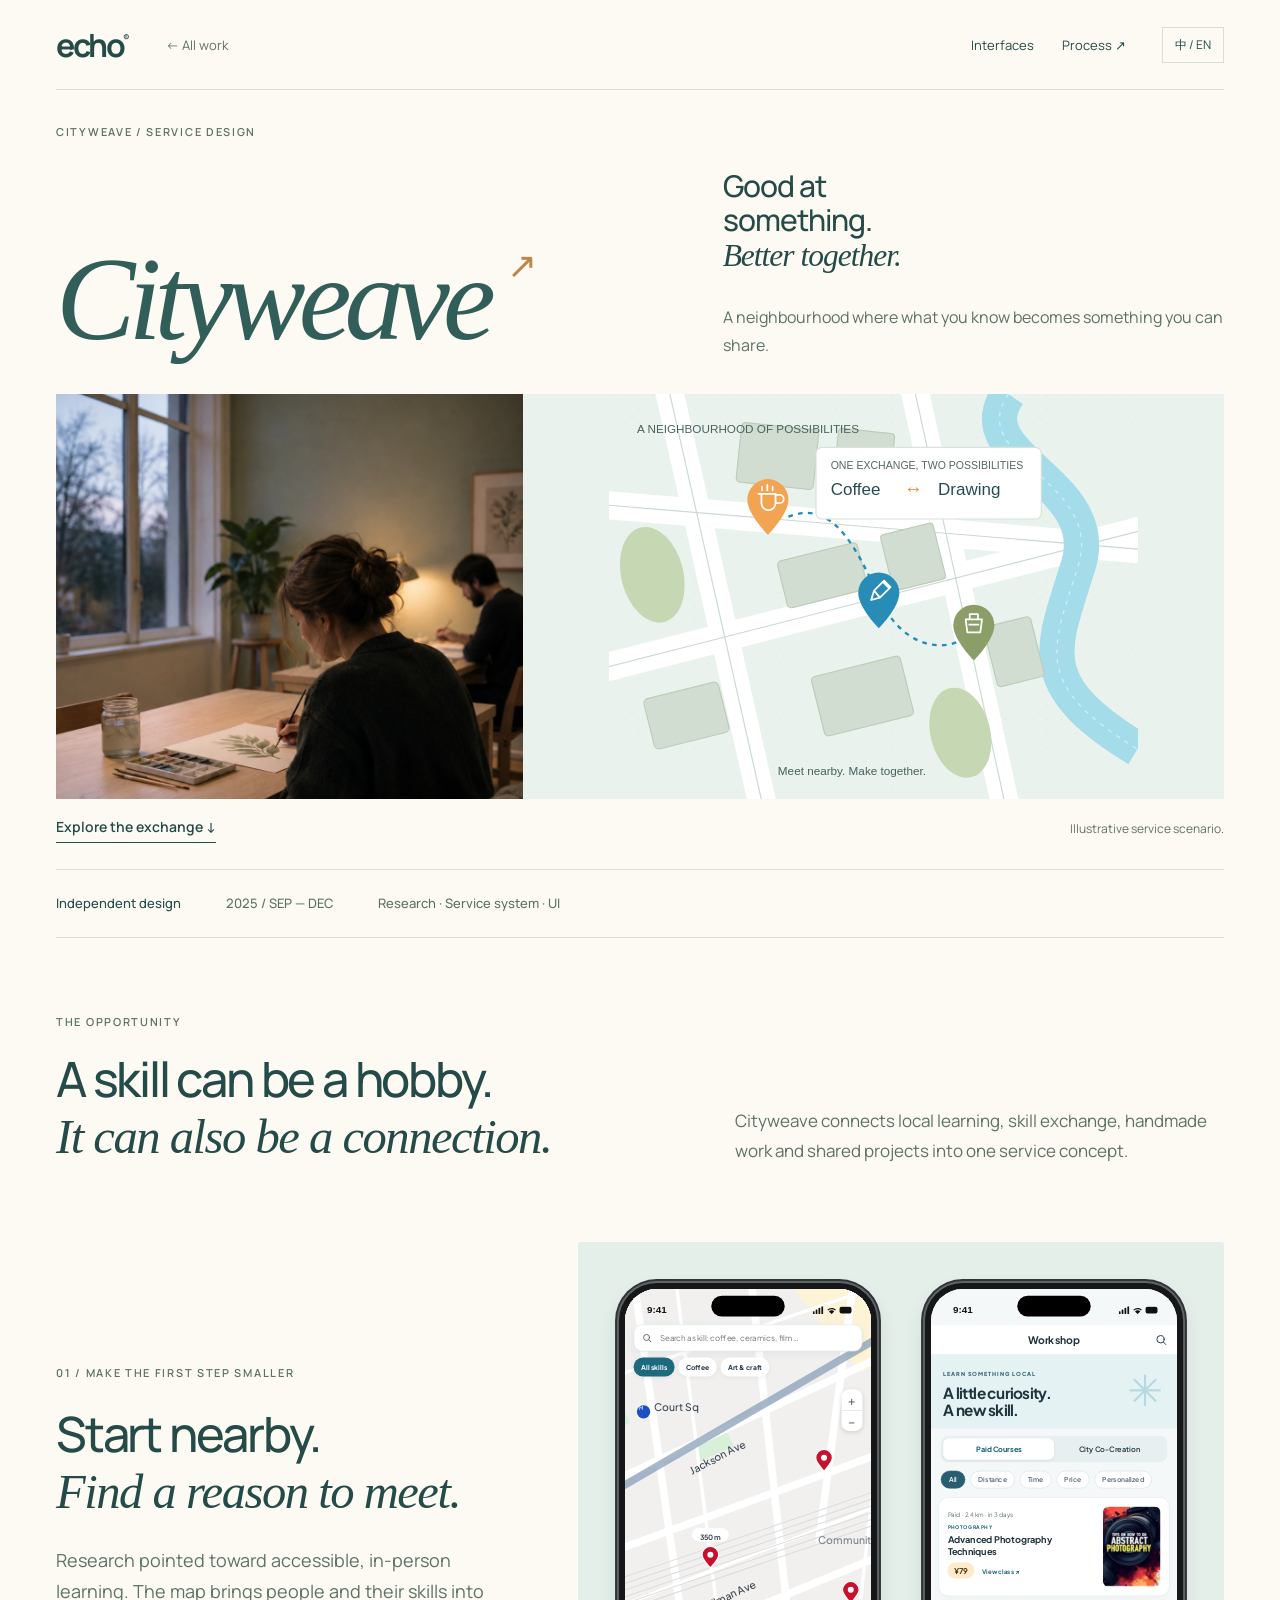
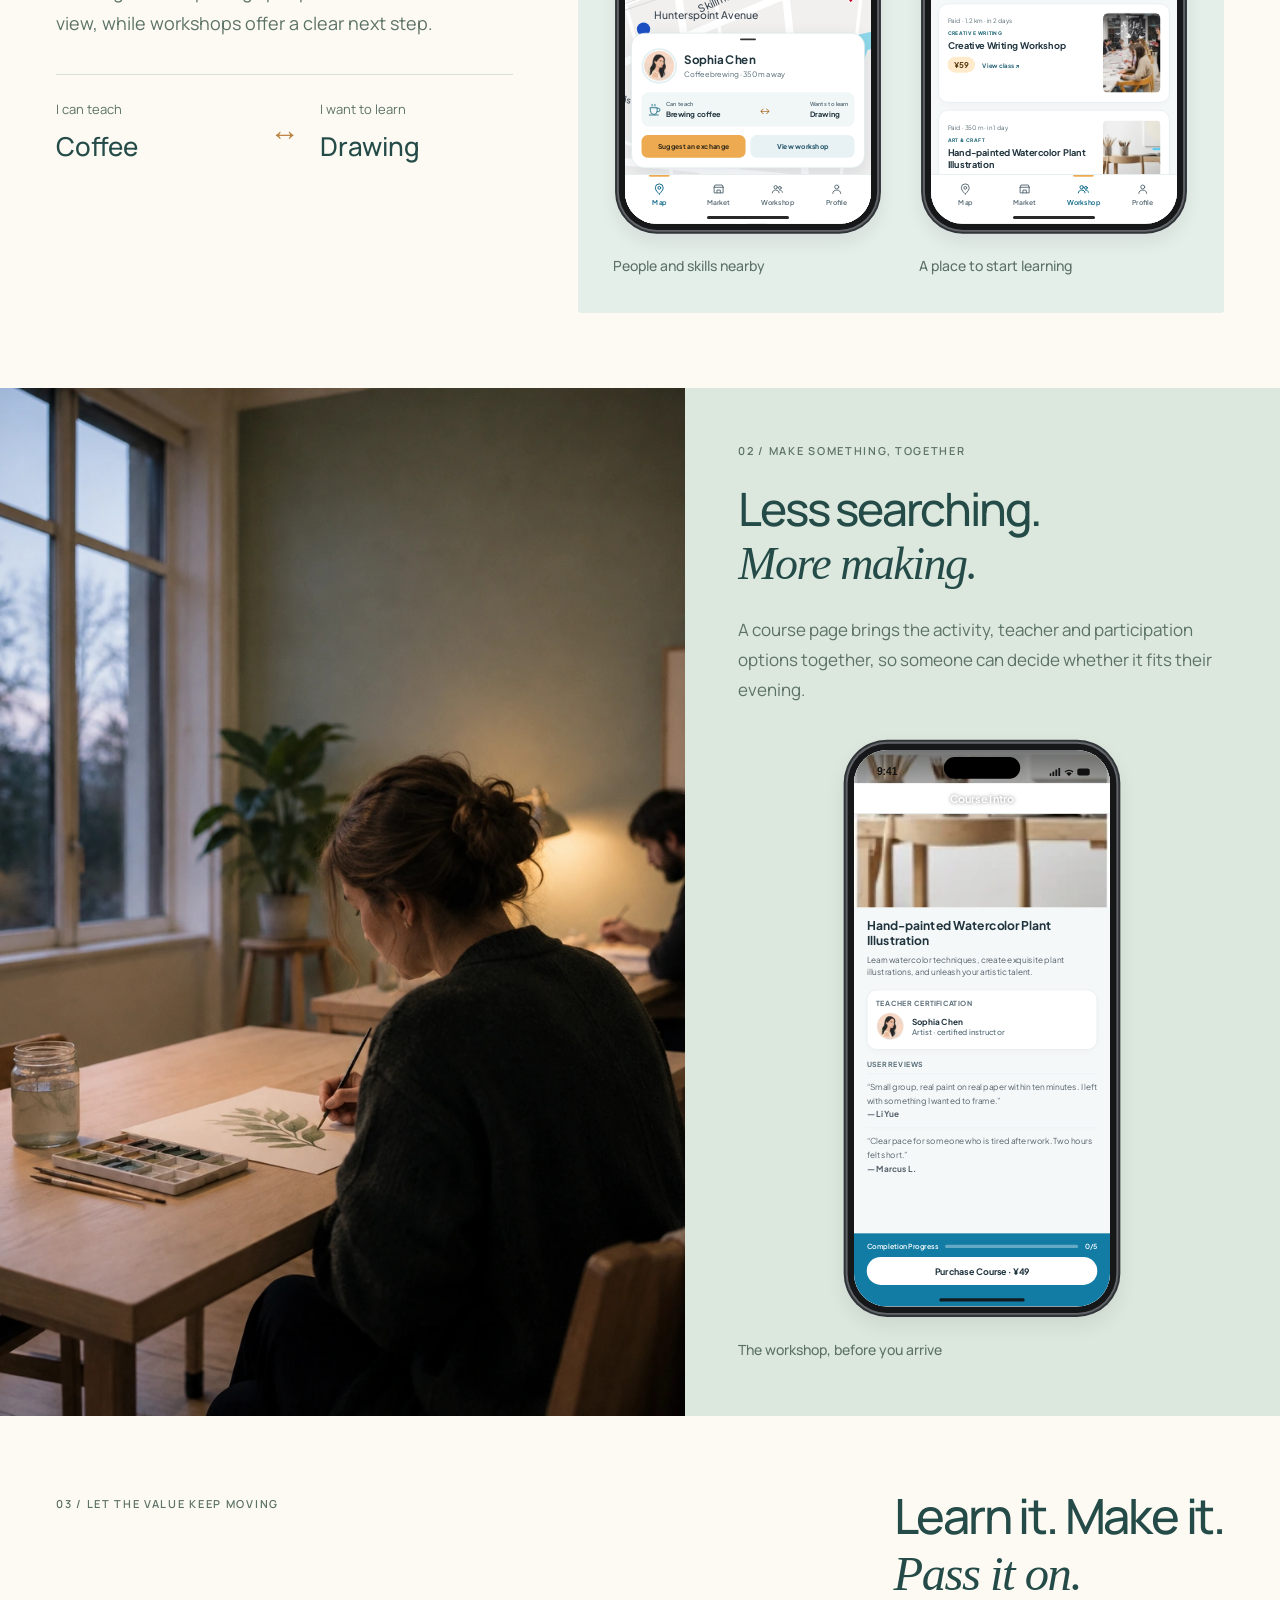
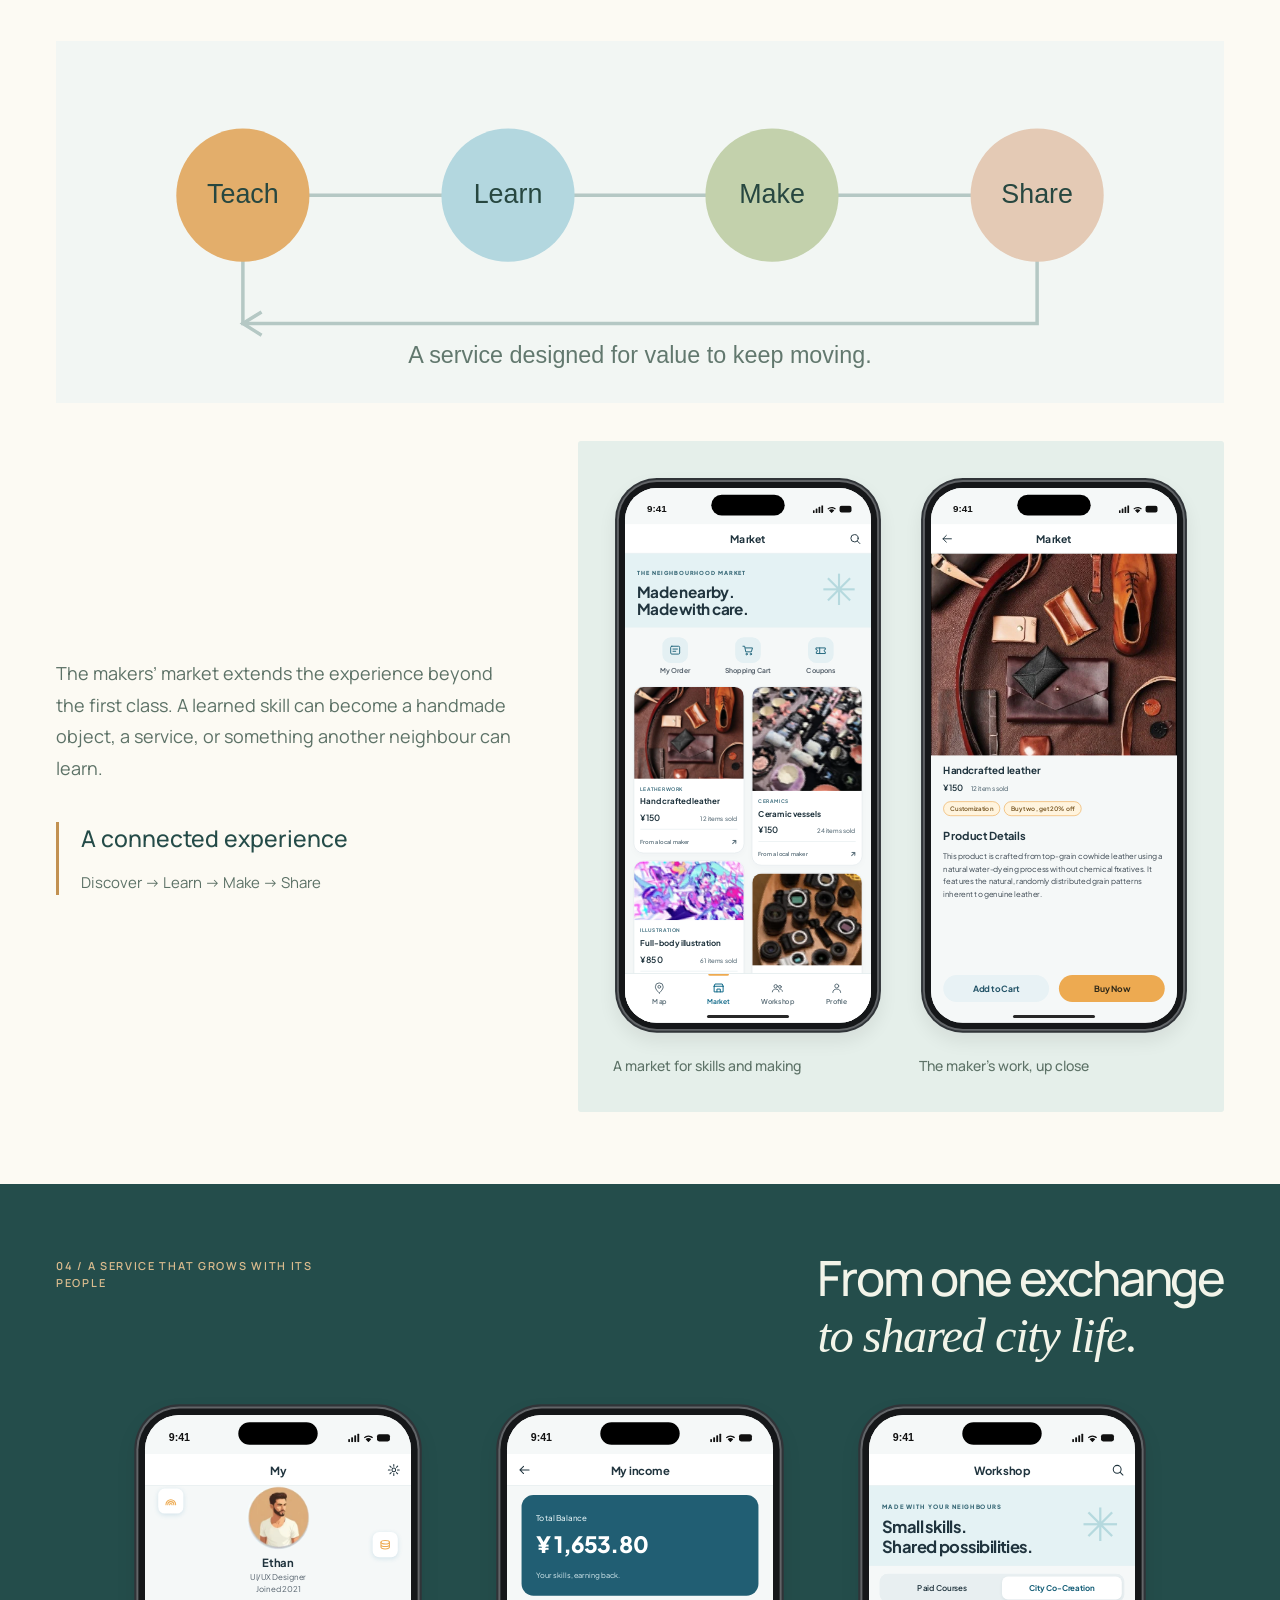
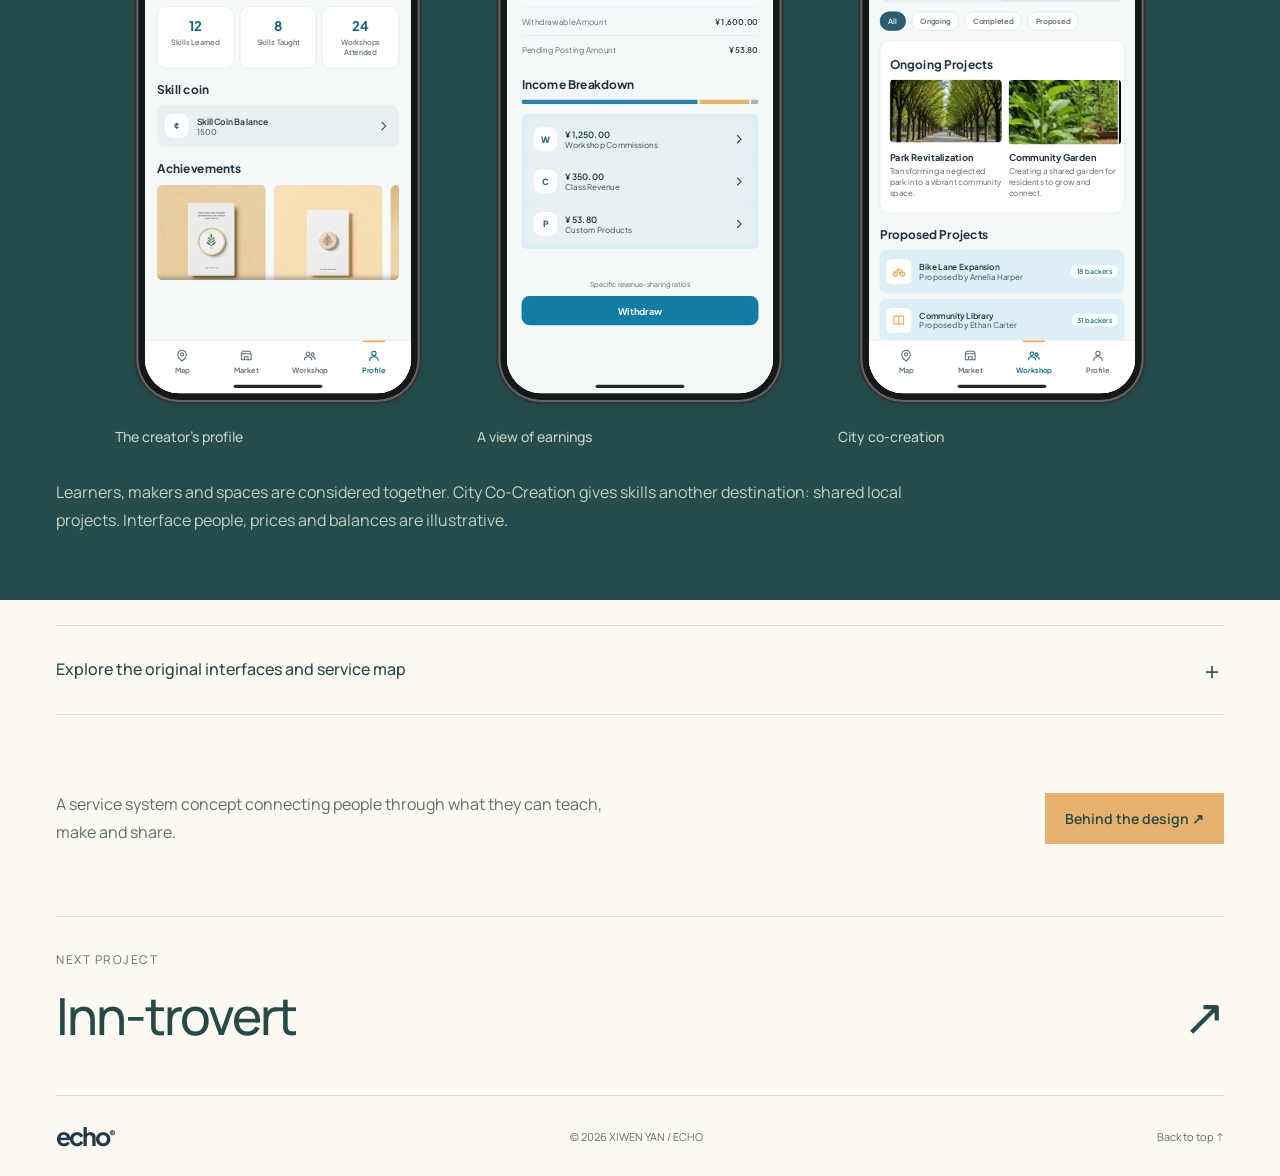
<file: cityweave.html>
<!doctype html><html lang="en"><head><meta charset="utf-8"><meta name="viewport" content="width=device-width,initial-scale=1"><title>Cityweave · Xiwen (Echo) Yan</title><meta name="description" content="A service design concept connecting neighbours through skill exchange, workshops, handmade work and city co-creation."><meta name="author" content="Xiwen Yan (Echo Yan)"><link rel="canonical" href="https://portfolio.xiwenyan.top/cityweave.html"><meta property="og:title" content="Cityweave · Echo Yan"><meta property="og:description" content="A service design concept connecting neighbours through skill exchange, workshops, handmade work and city co-creation."><meta property="og:type" content="article"><meta property="og:url" content="https://portfolio.xiwenyan.top/cityweave.html"><meta property="og:image" content="https://portfolio.xiwenyan.top/assets/cityweave-cover.webp"><link rel="icon" href="assets/avatar.png"><link rel="preconnect" href="https://fonts.googleapis.com"><link rel="preconnect" href="https://fonts.gstatic.com" crossorigin><link href="https://fonts.googleapis.com/css2?family=DM+Mono&family=Plus+Jakarta+Sans:wght@400;500;600;700;800&family=Manrope:wght@400;500;600;700;800&display=swap" rel="stylesheet"><link rel="stylesheet" href="portfolio-showcase.css"><link rel="stylesheet" href="city-screens.css"><link rel="stylesheet" href="city-showcase.css"><script src="ui-refinements.js?v=20261117b" defer></script><script src="portfolio-showcase.js?v=20261117c" defer></script><link rel="stylesheet" href="editorial-v4.css"><link rel="stylesheet" href="ui-refinements.css?v=20261117b"><link rel="stylesheet" href="device-shell.css?v=20261117c"><link rel="stylesheet" href="section-details.css?v=20261117d"></head><body class="city-page" data-phone-class="cw"><a href="#project" class="skip-link">Skip to project</a><header class="project-header wrap"><a href="index.html" class="wordmark" aria-label="Echo portfolio home">echo<sup>®</sup></a><a data-en="← All work" data-zh="← 全部作品" href="index.html#work" class="all-work">← All work</a><nav aria-label="Project navigation"><a data-en="Interfaces" data-zh="界面展示" href="#interfaces">Interfaces</a><a data-en="Process ↗" data-zh="设计过程 ↗" href="cityweave-process.html#case-study">Process ↗</a></nav><button id="language" class="language" aria-label="Switch to Chinese">中 / EN</button></header><main id="project"><section class="folio-hero city-intro-v4 wrap"><div class="hero-project"><p data-en="CITYWEAVE / SERVICE DESIGN" data-zh="CITYWEAVE / 服务设计" class="folio-label">CITYWEAVE / SERVICE DESIGN</p></div><div class="city-cover-title"><h1>Cityweave<span aria-hidden="true">↗</span></h1><div><h2 class="city-cover-statement" data-en="Good at&lt;br&gt;something.&lt;br&gt;&lt;em&gt;Better together.&lt;/em&gt;" data-zh="你会的，&lt;br&gt;我想学。&lt;br&gt;&lt;em&gt;一起更好。&lt;/em&gt;">Good at<br>something.<br><em>Better together.</em></h2><p data-en="A neighbourhood where what you know becomes something you can share." data-zh="让你会的东西，成为邻里之间可以分享的价值。" class="folio-copy">A neighbourhood where what you know becomes something you can share.</p></div></div><div class="city-cover-art"><figure class="city-cover-photo"><img src="assets/editorial/city-watercolour-user.webp" alt="Watercolour painting in a quiet shared studio, with a botanical study on the table." fetchpriority="high"></figure><figure class="city-diagram"><img src="assets/editorial/neighbourhood.svg" alt="Illustrated neighbourhood map connecting local skills and making." fetchpriority="high"></figure></div><div class="city-cover-link"><a data-en="Explore the exchange ↓" data-zh="看看技能如何交换 ↓" class="folio-text-link" href="#interfaces">Explore the exchange ↓</a><p data-en="Illustrative service scenario." data-zh="服务场景示意。">Illustrative service scenario.</p></div><div class="folio-facts"><span data-en="Independent design" data-zh="独立设计" >Independent design</span><span>2025 / SEP — DEC</span><span data-en="Research · Service system · UI" data-zh="研究 · 服务系统 · UI" >Research · Service system · UI</span></div></section><section class="folio-thesis wrap"><p data-en="THE OPPORTUNITY" data-zh="设计机会" class="folio-label">THE OPPORTUNITY</p><h2 data-en="A skill can be a hobby.&lt;br&gt;&lt;em&gt;It can also be a connection.&lt;/em&gt;" data-zh="技能可以是一种爱好，&lt;br&gt;&lt;em&gt;也可以成为人与人的联系。&lt;/em&gt;" class="folio-heading">A skill can be a hobby.<br><em>It can also be a connection.</em></h2><p data-en="Cityweave connects local learning, skill exchange, handmade work and shared projects into one service concept." data-zh="Cityweave 将附近的学习、技能交换、手作与共创项目，连接成一个服务概念。" class="folio-copy">Cityweave connects local learning, skill exchange, handmade work and shared projects into one service concept.</p></section><section class="city-nearby-v4 wrap" id="interfaces"><div class="city-section-copy"><p data-en="01 / MAKE THE FIRST STEP SMALLER" data-zh="01 / 让第一步更容易发生" class="folio-label">01 / MAKE THE FIRST STEP SMALLER</p><h2 data-en="Start nearby.&lt;br&gt;&lt;em&gt;Find a reason to meet.&lt;/em&gt;" data-zh="从附近开始，&lt;br&gt;&lt;em&gt;找到见面的理由。&lt;/em&gt;" class="folio-heading">Start nearby.<br><em>Find a reason to meet.</em></h2><p data-en="Research pointed toward accessible, in-person learning. The map brings people and their skills into view, while workshops offer a clear next step." data-zh="研究指向更容易参与的线下学习。地图让附近的人与技能变得可见，工作坊则提供明确的参与方式。" class="folio-copy">Research pointed toward accessible, in-person learning. The map brings people and their skills into view, while workshops offer a clear next step.</p><div class="exchange-note"><span data-en="I can teach" data-zh="我可以教" >I can teach</span><strong>Coffee</strong><b aria-hidden="true">↔</b><span data-en="I want to learn" data-zh="我想学" >I want to learn</span><strong>Drawing</strong></div></div><div class="city-interface-pair"><figure class="ui-example"><button class="snapshot folio-device " type="button" data-open-screen="map" data-title-en="People and skills nearby" data-title-zh="附近的人与技能" aria-label="Enlarge People and skills nearby"><span class="screen-render" data-shot="map" aria-hidden="true"></span><span class="folio-enlarge" aria-hidden="true">↗</span></button><figcaption data-en="People and skills nearby" data-zh="附近的人与技能" >People and skills nearby</figcaption></figure><figure class="ui-example"><button class="snapshot folio-device " type="button" data-open-screen="workshop" data-title-en="A place to start learning" data-title-zh="开始学习的入口" aria-label="Enlarge A place to start learning"><span class="screen-render" data-shot="workshop" aria-hidden="true"></span><span class="folio-enlarge" aria-hidden="true">↗</span></button><figcaption data-en="A place to start learning" data-zh="开始学习的入口" >A place to start learning</figcaption></figure></div></section><section class="city-making-v4"><figure><img src="assets/editorial/city-watercolour-user.webp" alt="Watercolour painting in a quiet shared studio, with a botanical study on the table." loading="lazy" ></figure><div class="making-content"><p data-en="02 / MAKE SOMETHING, TOGETHER" data-zh="02 / 一起动手做点什么" class="folio-label">02 / MAKE SOMETHING, TOGETHER</p><h2 data-en="Less searching.&lt;br&gt;&lt;em&gt;More making.&lt;/em&gt;" data-zh="少一点寻找，&lt;br&gt;&lt;em&gt;多一点动手。&lt;/em&gt;" class="folio-heading">Less searching.<br><em>More making.</em></h2><p data-en="A course page brings the activity, teacher and participation options together, so someone can decide whether it fits their evening." data-zh="课程页集中呈现活动内容、老师与参与方式，帮助人们判断它是否适合自己的时间。" class="folio-copy">A course page brings the activity, teacher and participation options together, so someone can decide whether it fits their evening.</p><figure class="ui-example"><button class="snapshot folio-device " type="button" data-open-screen="course" data-title-en="The workshop, before you arrive" data-title-zh="来之前，先了解工作坊" aria-label="Enlarge The workshop, before you arrive"><span class="screen-render" data-shot="course" aria-hidden="true"></span><span class="folio-enlarge" aria-hidden="true">↗</span></button><figcaption data-en="The workshop, before you arrive" data-zh="来之前，先了解工作坊" >The workshop, before you arrive</figcaption></figure></div></section><section class="city-value-v4 wrap"><div class="folio-section-head"><p data-en="03 / LET THE VALUE KEEP MOVING" data-zh="03 / 让价值继续流动" class="folio-label">03 / LET THE VALUE KEEP MOVING</p><h2 data-en="Learn it. Make it.&lt;br&gt;&lt;em&gt;Pass it on.&lt;/em&gt;" data-zh="学会它，做出来，&lt;br&gt;&lt;em&gt;再分享出去。&lt;/em&gt;" class="folio-heading">Learn it. Make it.<br><em>Pass it on.</em></h2></div><figure class="cycle-art"><img src="assets/editorial/skill-cycle.svg" alt="A service diagram connecting teaching, learning, making and sharing in a continuous cycle." loading="lazy" ></figure><ol class="cycle-mobile"><li><span data-en="Teach" data-zh="教学">Teach</span></li><li><span data-en="Learn" data-zh="学习">Learn</span></li><li><span data-en="Make" data-zh="创作">Make</span></li><li><span data-en="Share" data-zh="分享">Share</span></li></ol><div class="city-market-layout"><div><p data-en="The makers’ market extends the experience beyond the first class. A learned skill can become a handmade object, a service, or something another neighbour can learn." data-zh="手作市集把体验延伸到第一次课程之后。学到的技能可以变成一件作品、一项服务，或另一位邻居可以学习的东西。" class="folio-copy">The makers’ market extends the experience beyond the first class. A learned skill can become a handmade object, a service, or something another neighbour can learn.</p><div class="maker-details"><h3 data-en="A connected experience" data-zh="连接起来的体验" >A connected experience</h3><p data-en="Discover → Learn → Make → Share" data-zh="发现 → 学习 → 创作 → 分享" >Discover → Learn → Make → Share</p></div></div><div class="city-interface-pair"><figure class="ui-example"><button class="snapshot folio-device " type="button" data-open-screen="market" data-title-en="A market for skills and making" data-title-zh="技能与手作的市集" aria-label="Enlarge A market for skills and making"><span class="screen-render" data-shot="market" aria-hidden="true"></span><span class="folio-enlarge" aria-hidden="true">↗</span></button><figcaption data-en="A market for skills and making" data-zh="技能与手作的市集" >A market for skills and making</figcaption></figure><figure class="ui-example"><button class="snapshot folio-device " type="button" data-open-screen="product" data-title-en="The maker’s work, up close" data-title-zh="走近创作者的作品" aria-label="Enlarge The maker’s work, up close"><span class="screen-render" data-shot="product" aria-hidden="true"></span><span class="folio-enlarge" aria-hidden="true">↗</span></button><figcaption data-en="The maker’s work, up close" data-zh="走近创作者的作品" >The maker’s work, up close</figcaption></figure></div></div></section><section class="city-community-v4"><div class="wrap"><div class="folio-section-head"><p data-en="04 / A SERVICE THAT GROWS WITH ITS PEOPLE" data-zh="04 / 随着参与者一起生长的服务" class="folio-label">04 / A SERVICE THAT GROWS WITH ITS PEOPLE</p><h2 data-en="From one exchange&lt;br&gt;&lt;em&gt;to shared city life.&lt;/em&gt;" data-zh="从一次交换，&lt;br&gt;&lt;em&gt;走向共同的城市生活。&lt;/em&gt;" class="folio-heading">From one exchange<br><em>to shared city life.</em></h2></div><div class="community-frames"><figure class="ui-example"><button class="snapshot folio-device" type="button" data-open-screen="my" data-title-en="The creator’s profile" data-title-zh="创作者主页" aria-label="Enlarge The creator’s profile"><span class="screen-render" data-shot="my" aria-hidden="true"></span><span class="folio-enlarge" aria-hidden="true">↗</span></button><figcaption data-en="The creator’s profile" data-zh="创作者主页" >The creator’s profile</figcaption></figure><figure class="ui-example"><button class="snapshot folio-device" type="button" data-open-screen="income" data-title-en="A view of earnings" data-title-zh="收益概览" aria-label="Enlarge A view of earnings"><span class="screen-render" data-shot="income" aria-hidden="true"></span><span class="folio-enlarge" aria-hidden="true">↗</span></button><figcaption data-en="A view of earnings" data-zh="收益概览" >A view of earnings</figcaption></figure><figure class="ui-example"><button class="snapshot folio-device" type="button" data-open-screen="co-create" data-title-en="City co-creation" data-title-zh="城市共创" aria-label="Enlarge City co-creation"><span class="screen-render" data-shot="co-create" aria-hidden="true"></span><span class="folio-enlarge" aria-hidden="true">↗</span></button><figcaption data-en="City co-creation" data-zh="城市共创" >City co-creation</figcaption></figure></div><p data-en="Learners, makers and spaces are considered together. City Co-Creation gives skills another destination: shared local projects. Interface people, prices and balances are illustrative." data-zh="把学习者、手作人与空间放在同一个系统中考虑。城市共创为技能提供另一个去向——共同的本地项目。界面中的人物、价格与余额为示例。" class="folio-copy">Learners, makers and spaces are considered together. City Co-Creation gives skills another destination: shared local projects. Interface people, prices and balances are illustrative.</p></div></section><details class="original-sheet wrap"><summary><span data-en="Explore the original interfaces and service map" data-zh="查看原始界面与服务系统图" >Explore the original interfaces and service map</span><span aria-hidden="true">＋</span></summary><a href="assets/city-hires/interfaces-original.jpg" target="_blank" rel="noopener"><img src="assets/city-hires/interfaces-3200.webp" alt="Explore the original interfaces and service map" loading="lazy" ></a></details><section class="folio-close wrap"><p data-en="A service system concept connecting people through what they can teach, make and share." data-zh="一个通过教学、创作与分享连接彼此的服务系统概念。" class="folio-copy">A service system concept connecting people through what they can teach, make and share.</p><div class="folio-actions"><a data-en="Behind the design ↗" data-zh="查看完整设计过程 ↗" class="folio-cta" href="cityweave-process.html#case-study">Behind the design ↗</a></div></section></main><section class="next-project wrap"><p data-en="NEXT PROJECT" data-zh="下一个作品" class="eyebrow">NEXT PROJECT</p><a href="inn-trovert.html"><span>Inn-trovert</span><span aria-hidden="true">↗</span></a></section><footer class="project-footer wrap"><a href="index.html">echo<sup>®</sup></a><span>© 2026 XIWEN YAN / ECHO</span><a data-en="Back to top ↑" data-zh="回到顶部 ↑" href="#project">Back to top ↑</a></footer><dialog id="screen-dialog" class="screen-dialog" aria-labelledby="screen-detail-title"><div class="dialog-bar"><h2 id="screen-detail-title"></h2><button type="button" class="dialog-close" aria-label="Close enlarged interface">×</button></div><div class="screen-render detail-render"></div></dialog><template id="screen-library"><div id="live" class="phone cw" data-start="map" style="--status: #111;">
    <div class="statusbar"><span>9:41</span><svg viewBox="0 0 70 14"><rect x="0" y="9" width="3" height="5" rx="1"></rect><rect x="5" y="6" width="3" height="8" rx="1"></rect><rect x="10" y="3" width="3" height="11" rx="1"></rect><rect x="15" y="0" width="3" height="14" rx="1"></rect><path d="M33 3.2c3 0 5.600 1.200 7.500 3.100l-1.500 1.500a8.400 8.400 0 0 0-12 0l-1.500-1.500A10.600 10.600 0 0 1 33 3.200zm0 4.200c1.800 0 3.400.7 4.600 1.900L33 14l-4.600-4.700A6.500 6.500 0 0 1 33 7.400z"></path><rect x="47" y="1" width="21" height="12" rx="3.500"></rect></svg></div>

    <!-- Map -->
    <section class="screen" data-screen="map" data-status="#111" data-title="Map" data-title-zh="地图" data-note-en="The map is the home screen because distance decides whether people show up: in the survey, a convenient location was the most-cited factor when enrolling. Pins are people with a skill to trade, not venues." data-note-zh="地图是首页，因为距离决定人们会不会来：问卷中，「地点方便」是报名时最常被提到的因素。标记代表的是有技能可以交换的人，而不是场所。">
      <div class="map"><svg viewBox="0 0 390 640" preserveAspectRatio="xMidYMid slice" id="mapsvg">
        <rect width="390" height="640" fill="#f1f0ef"></rect>
        <path d="M250 0h140v70l-60 30z" fill="#fdf3d6"></path><path d="M0 150l40-20 14 30-54 26z" fill="#d8efd9"></path><path d="M130 190l40-18 8 16-40 18z" fill="#d8efd9"></path><path d="M300 420l60-14 6 18-28 8-44 130-26-8z" fill="#8ed8ea"></path>
        <g stroke="#fff" stroke-width="9" fill="none" stroke-linecap="round"><path d="M-10 250 400 60M-10 330 400 180M-10 470 400 300M60 0l90 640M200 0l70 640M-10 560 400 600M320 0l-40 300"></path></g>
        <g stroke="#fff" stroke-width="4" fill="none"><path d="M-10 120 400 -20M-10 400 400 240M110 0l80 640M-10 520 300 640M360 100l-60 540M0 200l120 440"></path></g>
        <g stroke="#dcdcdc" stroke-width="1.200" fill="none"><path d="M-10 372 400 232M-10 380 400 240M-10 388 400 248M-10 396 400 256M-10 404 400 264M-10 364 400 224"></path></g>
        <path d="M-10 268 300 88 400 30" stroke="#8aa0b8" stroke-width="9" fill="none" opacity=".75"></path><path d="M-10 590c90 0 150 20 240 60" stroke="#8aa0b8" stroke-width="9" fill="none" opacity=".75"></path>
        <text x="86" y="152">Court Sq</text><circle cx="70" cy="147" r="8" fill="#1d4fc4"></circle><text x="70" y="150" font-size="7" style="fill:#fff;font-size:6.500px;text-anchor:middle">M</text>
        <text transform="translate(128 222) rotate(-27)">Jackson Ave</text><text transform="translate(138 388) rotate(-25)">Skillman Ave</text>
        <text x="86" y="412">Hunterspoint Avenue</text><circle cx="70" cy="407" r="8" fill="#1d4fc4"></circle>
        <text transform="translate(40 492) rotate(10)" style="font-size:11px">51st Ave</text><text transform="translate(232 486) rotate(-70)" style="font-size:11px">27th St</text><text x="246" y="470" style="font-size:10.500px;fill:#4a9fb5">Dutch Kills</text>
        <text x="6" y="300" style="font-weight:700;letter-spacing:1.500px">CITY</text><text x="290" y="318" style="fill:#75808a">Community</text>
        <g id="pins"><g class="pin on" data-act="pin" data-id="sophia" opacity="1" transform="translate(150 330)"><circle class="halo" r="10" fill="#e5484d" opacity="0"></circle><path d="M0 4c-6-7-10-11-10-16a10 10 0 0 1 20 0c0 5-4 9-10 16z" fill="#c8102e" stroke="#fff" stroke-width="1.500"></path><circle cy="-12" r="3.600" fill="#fff"></circle><rect x="-22" y="-44" width="44" height="16" rx="8" fill="#fff" opacity="1"></rect><text y="-32.500" text-anchor="middle" style="font-size:9px;font-weight:700;opacity:1">350 m</text></g><g class="pin " data-act="pin" data-id="marcus" opacity="1" transform="translate(286 214)"><circle class="halo" r="10" fill="#e5484d" opacity="0"></circle><path d="M0 4c-6-7-10-11-10-16a10 10 0 0 1 20 0c0 5-4 9-10 16z" fill="#c8102e" stroke="#fff" stroke-width="1.500"></path><circle cy="-12" r="3.600" fill="#fff"></circle><rect x="-22" y="-44" width="44" height="16" rx="8" fill="#fff" opacity="0"></rect><text y="-32.500" text-anchor="middle" style="font-size:9px;font-weight:700;opacity:0">600 m</text></g><g class="pin " data-act="pin" data-id="ana" opacity="1" transform="translate(96 468)"><circle class="halo" r="10" fill="#e5484d" opacity="0"></circle><path d="M0 4c-6-7-10-11-10-16a10 10 0 0 1 20 0c0 5-4 9-10 16z" fill="#c8102e" stroke="#fff" stroke-width="1.500"></path><circle cy="-12" r="3.600" fill="#fff"></circle><rect x="-22" y="-44" width="44" height="16" rx="8" fill="#fff" opacity="0"></rect><text y="-32.500" text-anchor="middle" style="font-size:9px;font-weight:700;opacity:0">900 m</text></g><g class="pin " data-act="pin" data-id="wen" opacity="1" transform="translate(318 372)"><circle class="halo" r="10" fill="#e5484d" opacity="0"></circle><path d="M0 4c-6-7-10-11-10-16a10 10 0 0 1 20 0c0 5-4 9-10 16z" fill="#c8102e" stroke="#fff" stroke-width="1.500"></path><circle cy="-12" r="3.600" fill="#fff"></circle><rect x="-22" y="-44" width="44" height="16" rx="8" fill="#fff" opacity="0"></rect><text y="-32.500" text-anchor="middle" style="font-size:9px;font-weight:700;opacity:0">1.1 km</text></g></g>
      </svg></div>
      <label class="search"><svg class="ic" viewBox="0 0 24 24" style="width:18px;height:18px"><circle cx="11" cy="11" r="6.500"></circle><path d="m16 16 4.500 4.500"></path></svg><input id="q" type="search" placeholder="Search a skill: coffee, ceramics, film…" aria-label="Search a skill"></label>
      <div class="zoom"><button data-act="zoom" data-d="1" aria-label="Zoom in">+</button><button data-act="zoom" data-d="-1" aria-label="Zoom out">−</button></div>
      <div class="person" id="person"><div class="top"><img class="face" src="assets/proto/cw/sophia.webp" alt=""><div><h3>Sophia Chen</h3><p>Exchange Skill:<br>Brewing Coffee</p></div></div><div class="two"><button class="btn or" data-act="exchange">Initiate exchange</button><button class="btn soft" data-act="schedule">Schedule a Workshop</button></div></div>
      <nav class="tabs maptabs" data-tab="map"><button data-go="map" data-root="" class="cur"><svg class="ic" viewBox="0 0 24 24"><path d="M12 21s7-6 7-11a7 7 0 0 0-14 0c0 5 7 11 7 11z"></path><circle cx="12" cy="10" r="2.500"></circle></svg>Map</button><button data-go="market" data-root="" class=""><svg class="ic" viewBox="0 0 24 24"><path d="M4 9l1.500-4h13L20 9M4 9v10h16V9M4 9h16M9 19v-5h6v5"></path></svg>Market</button><button data-go="workshop" data-root="" class=""><svg class="ic" viewBox="0 0 24 24"><circle cx="9" cy="9" r="3"></circle><circle cx="16.500" cy="10" r="2.500"></circle><path d="M3 19c0-3 2.500-5 6-5s6 2 6 5m1-5c2.500 0 5 1.500 5 4"></path></svg>Workshop</button><button data-go="my" data-root="" class=""><svg class="ic" viewBox="0 0 24 24"><circle cx="12" cy="8.500" r="3.500"></circle><path d="M5 20c0-4 3-6 7-6s7 2 7 6"></path></svg>MY</button></nav>
    </section>

    <!-- Market -->
    <section class="screen" data-screen="market" data-status="#111" data-title="Market" data-title-zh="市集" data-note-en="Where a learned skill starts paying back. Makers list handmade work and services; items with the coin badge can be bought with skill coins earned from teaching." data-note-zh="学到的技能在这里开始产生回报。手作人在此上架作品与服务；带金币标记的商品，可以用教学赚到的技能币购买。">
      <div class="bar"><span></span>Market<button data-act="soon" aria-label="Search"><svg class="ic" viewBox="0 0 24 24"><circle cx="11" cy="11" r="6.500"></circle><path d="m16 16 4.500 4.500"></path></svg></button></div>
      <div class="scroll">
        <div class="quick"><button data-act="orders"><i><svg class="ic" viewBox="0 0 24 24"><rect x="4" y="5" width="16" height="14" rx="2"></rect><path d="M8 10h8M8 14h5"></path></svg></i>My Order</button><button data-act="cart"><i><svg class="ic" viewBox="0 0 24 24"><path d="M3 5h3l2 10h10l2-7H7.500"></path><circle cx="9.500" cy="19" r="1.300"></circle><circle cx="17" cy="19" r="1.300"></circle></svg></i>Shopping Cart<em class="badge" id="cartn">0</em></button><button data-act="coupons"><i><svg class="ic" viewBox="0 0 24 24"><path d="M4 8h16v3a2 2 0 0 0 0 4v3H4v-3a2 2 0 0 0 0-4zM10 8v10"></path></svg></i>Coupons</button></div>
        <div class="goods" id="goods"><button class="card good" data-act="good" data-id="leather"><img src="assets/proto/cw/leather.webp" alt="" style="height:150px"><q>“Excellent quality, available for customization.”</q><b>Handcrafted leather</b><span>¥150<small>12 items sold</small></span></button><button class="card good" data-act="good" data-id="illus"><img src="assets/proto/cw/illus.webp" alt="" style="height:96px"><q>“It’s painted very quickly, and it’s exceptionally beautiful.”</q><b>Full-body illustration</b><span>¥850<small>61 items sold</small></span></button><button class="card good" data-act="good" data-id="ceramic"><img src="assets/proto/cw/ceramic.webp" alt="" style="height:170px"><q>“Each one is incredibly exquisite and beautiful.”</q><b>Ceramic vessels</b><span>¥150<small>24 items sold</small></span></button><button class="card good" data-act="good" data-id="camera"><img src="assets/proto/cw/camera.webp" alt="" style="height:150px"><q>“Beautifully shot, really knows how to deliver emotional value.”</q><b>cosplay Photography</b><span>¥150<small>21 items sold</small></span></button><button class="card good" data-act="good" data-id="rings"><img src="assets/proto/cw/rings.webp" alt="" style="height:84px"><q>“Simple and well finished.”</q><b>Silver rings</b><span>¥260<small>9 items sold</small></span></button></div>
      </div>
      <nav class="tabs" data-tab="market"><button data-go="map" data-root="" class=""><svg class="ic" viewBox="0 0 24 24"><path d="M12 21s7-6 7-11a7 7 0 0 0-14 0c0 5 7 11 7 11z"></path><circle cx="12" cy="10" r="2.500"></circle></svg>Map</button><button data-go="market" data-root="" class="cur"><svg class="ic" viewBox="0 0 24 24"><path d="M4 9l1.500-4h13L20 9M4 9v10h16V9M4 9h16M9 19v-5h6v5"></path></svg>Market</button><button data-go="workshop" data-root="" class=""><svg class="ic" viewBox="0 0 24 24"><circle cx="9" cy="9" r="3"></circle><circle cx="16.500" cy="10" r="2.500"></circle><path d="M3 19c0-3 2.500-5 6-5s6 2 6 5m1-5c2.500 0 5 1.500 5 4"></path></svg>Workshop</button><button data-go="my" data-root="" class=""><svg class="ic" viewBox="0 0 24 24"><circle cx="12" cy="8.500" r="3.500"></circle><path d="M5 20c0-4 3-6 7-6s7 2 7 6"></path></svg>MY</button></nav>
    </section>
    <section class="screen on fwd" data-screen="product" data-status="#111" data-title="Product details" data-title-zh="商品详情" data-note-en="A maker’s listing: one large photo, a price, and plain-language details. “Customization” opens a conversation with the maker rather than a form." data-note-zh="手作人的商品页：一张大图、一个价格、平实的说明。「定制」开启的是与手作人的对话，而不是一张表单。">
      <div class="bar"><button data-back="" aria-label="Back"><svg class="ic" viewBox="0 0 24 24"><path d="M20 12H5m6-6-6 6 6 6"></path></svg></button>Market<span></span></div>
      <div class="scroll" id="pd"><img src="assets/proto/cw/leather.webp" alt="" style="width:100%;height:330px;object-fit:cover;display:block"><div style="padding:14px 20px"><b style="font-size:16px">Handcrafted leather</b><p style="font-size:14px;font-weight:600;margin:6px 0 10px">¥150 <small style="font-weight:500;font-size:10.500px;color:var(--mute);margin-left:10px">12 items sold</small></p><span class="tag">Customization</span><span class="tag">Buy two, get 20% off</span><h2>Product Details</h2><p style="font-size:12.500px;line-height:1.65;color:#3a4650">This product is crafted from top-grain cowhide leather using a natural water-dyeing process without chemical fixatives. It features the natural, randomly distributed grain patterns inherent to genuine leather.</p></div></div>
      <div style="flex:none;display:grid;grid-template-columns:1fr 1fr;gap:16px;padding:10px 20px 34px"><button class="btn soft round" data-act="add">Add to Cart</button><button class="btn or round" data-act="buy">Buy Now</button></div>
    </section>

    <!-- Workshop -->
    <section class="screen" data-screen="workshop" data-status="#111" data-title="Workshop" data-title-zh="工作坊" data-note-en="Two kinds of learning side by side: short paid courses taught by neighbours, and City Co-Creation, where skills go into shared projects like a park or a community library." data-note-zh="两种学习并列呈现：由邻居教授的短期付费课程，以及「城市共创」，把技能投入公园、社区图书馆这样的共享项目。">
      <div class="bar"><span></span>Workshop<button data-act="soon" aria-label="Search"><svg class="ic" viewBox="0 0 24 24"><circle cx="11" cy="11" r="6.500"></circle><path d="m16 16 4.500 4.500"></path></svg></button></div>
      <div class="seg" id="wseg"><button aria-pressed="true" data-act="wtab" data-t="paid">Paid Courses</button><button aria-pressed="false" data-act="wtab" data-t="city">City Co-Creation</button></div>
      <div class="scroll" id="w-paid">
        <div class="chips" id="cfilter"><button class="chip2" aria-pressed="true" data-act="sort" data-s="all">All</button><button class="chip2" aria-pressed="false" data-act="sort" data-s="dist">Distance</button><button class="chip2" aria-pressed="false" data-act="sort" data-s="time">Time</button><button class="chip2" aria-pressed="false" data-act="sort" data-s="price">Price</button><button class="chip2" aria-pressed="false" data-act="sort" data-s="all">Personalized</button></div>
        <div id="courses" style="padding:0 12px 16px"><button class="card course" data-act="course" data-id="photo"><span><small>Paid · 2.4 km · in 3 days</small><h3>Advanced Photography Techniques</h3><p>Elevate your photography skills with advanced techniques.</p><span class="price ">¥79</span></span><img src="assets/proto/cw/c1.webp" alt=""></button><button class="card course" data-act="course" data-id="write"><span><small>Paid · 1.2 km · in 2 days</small><h3>Creative Writing Workshop</h3><p>Unleash your inner writer with this immersive workshop.</p><span class="price ">¥59</span></span><img src="assets/proto/cw/c2.webp" alt=""></button><button class="card course" data-act="course" data-id="paint"><span><small>Paid · 350 m · in 1 day</small><h3>Hand-painted Watercolor Plant Illustration</h3><p>Learn watercolor techniques, create exquisite plant illustrations, and unleash your artistic talent.</p><span class="price ">¥49</span></span><img src="assets/proto/cw/c3.webp" alt=""></button></div>
      </div>
      <div class="scroll" id="w-city" hidden="" style="padding:0 16px 16px">
        <div class="chips" style="padding:2px 0" id="pfilter"><button class="chip2" aria-pressed="true" data-act="pf" data-f="all">All</button><button class="chip2" aria-pressed="false" data-act="pf" data-f="on">Ongoing</button><button class="chip2" aria-pressed="false" data-act="pf" data-f="done">Completed</button><button class="chip2" aria-pressed="false" data-act="pf" data-f="prop">Proposed</button></div>
        <div id="sec-on"><div class="card" style="padding:4px 14px 14px;margin-top:12px"><h2>Ongoing Projects</h2><div class="hscroll"><button class="proj" data-act="join" data-n="Park Revitalization"><img src="assets/proto/cw/park.webp" alt=""><b>Park Revitalization</b><span>Transforming a neglected park into a vibrant community space.</span></button><button class="proj" data-act="join" data-n="Community Garden"><img src="assets/proto/cw/garden.webp" alt=""><b>Community Garden</b><span>Creating a shared garden for residents to grow and connect.</span></button></div></div></div>
        <div id="sec-prop"><h2>Proposed Projects</h2><div id="props"><button class="prop " data-act="back" data-i="0"><i><svg class="ic" viewBox="0 0 24 24"><circle cx="6" cy="16" r="3.500"></circle><circle cx="18" cy="16" r="3.500"></circle><path d="M6 16l4-8h5l3 8M10 8l4 8"></path></svg></i><span>Bike Lane Expansion<small>Proposed by Amelia Harper</small></span><em>18 backers</em></button><button class="prop " data-act="back" data-i="1"><i><svg class="ic" viewBox="0 0 24 24"><path d="M4 5c3-1 6-1 8 1 2-2 5-2 8-1v13c-3-1-6-1-8 1-2-2-5-2-8-1zM12 6v13"></path></svg></i><span>Community Library<small>Proposed by Ethan Carter</small></span><em>31 backers</em></button></div><button class="btn" style="margin-top:12px" data-act="propose">＋ Propose Project</button></div>
        <p id="sec-done" hidden="" style="font-size:13px;color:var(--mute);padding:30px 0;text-align:center">No completed projects in this neighbourhood yet.</p>
      </div>
      <nav class="tabs" data-tab="workshop"><button data-go="map" data-root="" class=""><svg class="ic" viewBox="0 0 24 24"><path d="M12 21s7-6 7-11a7 7 0 0 0-14 0c0 5 7 11 7 11z"></path><circle cx="12" cy="10" r="2.500"></circle></svg>Map</button><button data-go="market" data-root="" class=""><svg class="ic" viewBox="0 0 24 24"><path d="M4 9l1.500-4h13L20 9M4 9v10h16V9M4 9h16M9 19v-5h6v5"></path></svg>Market</button><button data-go="workshop" data-root="" class="cur"><svg class="ic" viewBox="0 0 24 24"><circle cx="9" cy="9" r="3"></circle><circle cx="16.500" cy="10" r="2.500"></circle><path d="M3 19c0-3 2.500-5 6-5s6 2 6 5m1-5c2.500 0 5 1.500 5 4"></path></svg>Workshop</button><button data-go="my" data-root="" class=""><svg class="ic" viewBox="0 0 24 24"><circle cx="12" cy="8.500" r="3.500"></circle><path d="M5 20c0-4 3-6 7-6s7 2 7 6"></path></svg>MY</button></nav>
    </section>
    <section class="screen" data-screen="course" data-status="#111" data-title="Course detail" data-title-zh="课程详情" data-note-en="An immersive landing page for one course: cover art, what you will make, the teacher’s certification and real reviews. Pay in yuan or in skill coins; coins are how teaching one thing funds learning another." data-note-zh="单个课程的沉浸式落地页：封面、你将做出什么、教师认证和真实评价。可以用人民币或技能币支付；技能币让「教一样」可以支持「学另一样」。">
      <div class="bar" style="position:absolute;left:0;right:0;top:52px;z-index:2;color:#fff;text-shadow:0 1px 6px rgba(0,0,0,.5)"><button data-back="" aria-label="Back"><svg class="ic" viewBox="0 0 24 24"><path d="M20 12H5m6-6-6 6 6 6"></path></svg></button>Course Intro<span></span></div>
      <div class="scroll" style="margin-top:-52px"><img class="cover" id="c-cover" alt="" src="assets/proto/cw/c3.webp">
        <div style="padding:16px 20px 20px"><h3 id="c-title" style="font-size:19px;line-height:1.25">Hand-painted Watercolor Plant Illustration</h3><p id="c-desc" style="font-size:13px;line-height:1.6;color:#56636e;margin-top:8px">Learn watercolor techniques, create exquisite plant illustrations, and unleash your artistic talent.</p>
          <div class="card" style="padding:14px;margin-top:16px"><div class="lbl" style="margin-top:0">Teacher Certification</div><div class="teacher"><img src="assets/proto/cw/sophia.webp" alt=""><span>Sophia Chen<small>Artist · certified instructor</small></span></div></div>
          <div class="lbl">User Reviews</div>
          <div class="review">“Small group, real paint on real paper within ten minutes. I left with something I wanted to frame.”<br><b>— Li Yue</b></div>
          <div class="review">“Clear pace for someone who is tired after work. Two hours felt short.”<br><b>— Marcus L.</b></div>
        </div>
      </div>
      <div class="buyband"><div class="prog"><span>Completion Progress</span><i id="c-prog" style="--w: 0%;"></i><span id="c-step">0/5</span></div><button class="btn round" id="c-buy" data-act="buycourse">Purchase Course · ¥49</button></div>
    </section>

    <!-- My -->
    <section class="screen" data-screen="my" data-status="#111" data-title="My profile" data-title-zh="我的" data-note-en="The profile counts both directions of exchange: skills learned and skills taught. The top-left shortcut leads to income, because for makers this is also where they get paid." data-note-zh="个人页同时记录交换的两个方向：学到的技能和教出去的技能。左上角的入口通向收入页，因为对手作人来说，这里也是他们获得收入的地方。">
      <div class="bar"><span></span>My<button data-act="soon" aria-label="Settings"><svg class="ic" viewBox="0 0 24 24"><circle cx="12" cy="12" r="3"></circle><path d="M12 3v3m0 12v3M3 12h3m12 0h3M5.600 5.600l2.100 2.100m8.600 8.600 2.100 2.100m0-12.800-2.100 2.100M7.700 16.300l-2.100 2.100"></path></svg></button></div>
      <div class="scroll" style="padding:0 18px 16px;position:relative">
        <button class="float" style="left:20px;top:4px" data-go="income" aria-label="My income"><svg class="ic" viewBox="0 0 24 24"><path d="M4 18a8 8 0 0 1 16 0M7 18a5 5 0 0 1 10 0M10 18a2 2 0 0 1 4 0"></path></svg></button>
        <button class="float" style="right:20px;top:70px" data-act="coins" aria-label="Skill coins"><svg class="ic" viewBox="0 0 24 24"><ellipse cx="12" cy="8" rx="7" ry="3"></ellipse><path d="M5 8v4c0 1.700 3.100 3 7 3s7-1.300 7-3V8M5 12v4c0 1.700 3.100 3 7 3s7-1.300 7-3v-4"></path></svg></button>
        <div style="text-align:center;font-size:12px;color:#56636e;line-height:1.5"><img src="assets/proto/cw/ethan.webp" alt="" style="width:96px;height:96px;border-radius:50%;display:block;margin:0 auto 8px"><b style="font-size:17px;color:var(--ink)">Ethan</b><br>UI/UX Designer<br>Joined 2021</div>
        <div class="stats"><div><span id="s-learn">12</span><small>Skills Learned</small></div><div><span id="s-teach">8</span><small>Skills Taught</small></div><div><span id="s-work">24</span><small>Workshops Attended</small></div></div>
        <h2>Skill coin</h2><button class="rowbtn" data-act="coins"><i>¢</i><span>Skill Coin Balance<small id="coin-bal">1500</small></span><svg class="ic" viewBox="0 0 24 24"><path d="m9 6 6 6-6 6"></path></svg></button>
        <h2>Achievements</h2><img src="assets/proto/cw/achv.webp" alt="Achievement cards" style="width:100%;border-radius:8px;display:block">
      </div>
      <nav class="tabs" data-tab="my"><button data-go="map" data-root="" class=""><svg class="ic" viewBox="0 0 24 24"><path d="M12 21s7-6 7-11a7 7 0 0 0-14 0c0 5 7 11 7 11z"></path><circle cx="12" cy="10" r="2.500"></circle></svg>Map</button><button data-go="market" data-root="" class=""><svg class="ic" viewBox="0 0 24 24"><path d="M4 9l1.500-4h13L20 9M4 9v10h16V9M4 9h16M9 19v-5h6v5"></path></svg>Market</button><button data-go="workshop" data-root="" class=""><svg class="ic" viewBox="0 0 24 24"><circle cx="9" cy="9" r="3"></circle><circle cx="16.500" cy="10" r="2.500"></circle><path d="M3 19c0-3 2.500-5 6-5s6 2 6 5m1-5c2.500 0 5 1.500 5 4"></path></svg>Workshop</button><button data-go="my" data-root="" class="cur"><svg class="ic" viewBox="0 0 24 24"><circle cx="12" cy="8.500" r="3.500"></circle><path d="M5 20c0-4 3-6 7-6s7 2 7 6"></path></svg>MY</button></nav>
    </section>
    <section class="screen" data-screen="income" data-status="#111" data-title="Income breakdown" data-title-zh="收入明细" data-note-en="Income is split by where it came from, so a creator can see whether workshops, classes or products are worth their evenings. Withdrawing closes the loop the research asked for: a complete earnings cycle for creators." data-note-zh="收入按来源拆分，创作者可以看出工作坊、课程还是商品更值得投入晚上的时间。提现补上了研究中提出的那一环：创作者完整的收益闭环。">
      <div class="bar"><button data-back="" aria-label="Back"><svg class="ic" viewBox="0 0 24 24"><path d="M20 12H5m6-6-6 6 6 6"></path></svg></button>My income<span></span></div>
      <div class="scroll" style="padding:14px 22px"><b style="font-size:15px">Total Balance</b><div class="bal" id="bal">¥ 1,653.80</div>
        <div class="kv">Withdrawable Amount<b id="wd-able">¥ 1,600.00</b></div><div class="kv">Pending Posting Amount<b>¥ 53.80</b></div>
        <h2 style="margin-top:20px">Income Breakdown</h2>
        <div style="background:var(--pale);border-radius:8px;padding:6px"><button class="rowbtn" data-act="soon"><i>W</i><span>¥ 1,250.00<small>Workshop Commissions</small></span><svg class="ic" viewBox="0 0 24 24"><path d="m9 6 6 6-6 6"></path></svg></button><button class="rowbtn" data-act="soon"><i>C</i><span>¥ 350.00<small>Class Revenue</small></span><svg class="ic" viewBox="0 0 24 24"><path d="m9 6 6 6-6 6"></path></svg></button><button class="rowbtn" data-act="soon"><i>P</i><span>¥ 53.80<small>Custom Products</small></span><svg class="ic" viewBox="0 0 24 24"><path d="m9 6 6 6-6 6"></path></svg></button></div>
        <p style="text-align:center;font-size:10.500px;color:var(--mute);margin:44px 0 10px">Specific revenue-sharing ratios</p><button class="btn" data-act="withdraw">Withdraw</button>
      </div>
    </section>

    <div class="dim" id="dim" data-act="close"></div><div class="sheet" id="sheet"></div>
    <div class="ptoast" role="status"></div><div class="homebar"></div>
  <section class="screen on fade" data-screen="co-create" data-status="#111" data-title="Workshop" data-title-zh="工作坊" data-note-en="Two kinds of learning side by side: short paid courses taught by neighbours, and City Co-Creation, where skills go into shared projects like a park or a community library." data-note-zh="两种学习并列呈现：由邻居教授的短期付费课程，以及「城市共创」，把技能投入公园、社区图书馆这样的共享项目。">
      <div class="bar"><span></span>Workshop<button data-act="soon" aria-label="Search"><svg class="ic" viewBox="0 0 24 24"><circle cx="11" cy="11" r="6.500"></circle><path d="m16 16 4.500 4.500"></path></svg></button></div>
      <div class="seg" id="co-source-wseg"><button aria-pressed="false" data-act="wtab" data-t="paid">Paid Courses</button><button aria-pressed="true" data-act="wtab" data-t="city">City Co-Creation</button></div>
      <div class="scroll" id="co-source-w-paid" hidden="">
        <div class="chips" id="co-source-cfilter"><button class="chip2" aria-pressed="true" data-act="sort" data-s="all">All</button><button class="chip2" aria-pressed="false" data-act="sort" data-s="dist">Distance</button><button class="chip2" aria-pressed="false" data-act="sort" data-s="time">Time</button><button class="chip2" aria-pressed="false" data-act="sort" data-s="price">Price</button><button class="chip2" aria-pressed="false" data-act="sort" data-s="all">Personalized</button></div>
        <div id="co-source-courses" style="padding:0 12px 16px"><button class="card course" data-act="course" data-id="co-source-photo"><span><small>Paid · 2.4 km · in 3 days</small><h3>Advanced Photography Techniques</h3><p>Elevate your photography skills with advanced techniques.</p><span class="price ">¥79</span></span><img src="assets/proto/cw/c1.webp" alt=""></button><button class="card course" data-act="course" data-id="co-source-write"><span><small>Paid · 1.2 km · in 2 days</small><h3>Creative Writing Workshop</h3><p>Unleash your inner writer with this immersive workshop.</p><span class="price ">¥59</span></span><img src="assets/proto/cw/c2.webp" alt=""></button><button class="card course" data-act="course" data-id="co-source-paint"><span><small>Paid · 350 m · in 1 day</small><h3>Hand-painted Watercolor Plant Illustration</h3><p>Learn watercolor techniques, create exquisite plant illustrations, and unleash your artistic talent.</p><span class="price ">¥49</span></span><img src="assets/proto/cw/c3.webp" alt=""></button></div>
      </div>
      <div class="scroll" id="co-source-w-city" style="padding:0 16px 16px">
        <div class="chips" style="padding:2px 0" id="co-source-pfilter"><button class="chip2" aria-pressed="true" data-act="pf" data-f="all">All</button><button class="chip2" aria-pressed="false" data-act="pf" data-f="on">Ongoing</button><button class="chip2" aria-pressed="false" data-act="pf" data-f="done">Completed</button><button class="chip2" aria-pressed="false" data-act="pf" data-f="prop">Proposed</button></div>
        <div id="co-source-sec-on"><div class="card" style="padding:4px 14px 14px;margin-top:12px"><h2>Ongoing Projects</h2><div class="hscroll"><button class="proj" data-act="join" data-n="Park Revitalization"><img src="assets/proto/cw/park.webp" alt=""><b>Park Revitalization</b><span>Transforming a neglected park into a vibrant community space.</span></button><button class="proj" data-act="join" data-n="Community Garden"><img src="assets/proto/cw/garden.webp" alt=""><b>Community Garden</b><span>Creating a shared garden for residents to grow and connect.</span></button></div></div></div>
        <div id="co-source-sec-prop"><h2>Proposed Projects</h2><div id="co-source-props"><button class="prop " data-act="back" data-i="0"><i><svg class="ic" viewBox="0 0 24 24"><circle cx="6" cy="16" r="3.500"></circle><circle cx="18" cy="16" r="3.500"></circle><path d="M6 16l4-8h5l3 8M10 8l4 8"></path></svg></i><span>Bike Lane Expansion<small>Proposed by Amelia Harper</small></span><em>18 backers</em></button><button class="prop " data-act="back" data-i="1"><i><svg class="ic" viewBox="0 0 24 24"><path d="M4 5c3-1 6-1 8 1 2-2 5-2 8-1v13c-3-1-6-1-8 1-2-2-5-2-8-1zM12 6v13"></path></svg></i><span>Community Library<small>Proposed by Ethan Carter</small></span><em>31 backers</em></button></div><button class="btn" style="margin-top:12px" data-act="propose">＋ Propose Project</button></div>
        <p id="co-source-sec-done" hidden="" style="font-size:13px;color:var(--mute);padding:30px 0;text-align:center">No completed projects in this neighbourhood yet.</p>
      </div>
      <nav class="tabs" data-tab="workshop"><button data-go="map" data-root="" class=""><svg class="ic" viewBox="0 0 24 24"><path d="M12 21s7-6 7-11a7 7 0 0 0-14 0c0 5 7 11 7 11z"></path><circle cx="12" cy="10" r="2.500"></circle></svg>Map</button><button data-go="market" data-root="" class=""><svg class="ic" viewBox="0 0 24 24"><path d="M4 9l1.500-4h13L20 9M4 9v10h16V9M4 9h16M9 19v-5h6v5"></path></svg>Market</button><button data-go="workshop" data-root="" class="cur"><svg class="ic" viewBox="0 0 24 24"><circle cx="9" cy="9" r="3"></circle><circle cx="16.500" cy="10" r="2.500"></circle><path d="M3 19c0-3 2.500-5 6-5s6 2 6 5m1-5c2.500 0 5 1.500 5 4"></path></svg>Workshop</button><button data-go="my" data-root="" class=""><svg class="ic" viewBox="0 0 24 24"><circle cx="12" cy="8.500" r="3.500"></circle><path d="M5 20c0-4 3-6 7-6s7 2 7 6"></path></svg>MY</button></nav>
    </section></div></template></body></html>
</file>
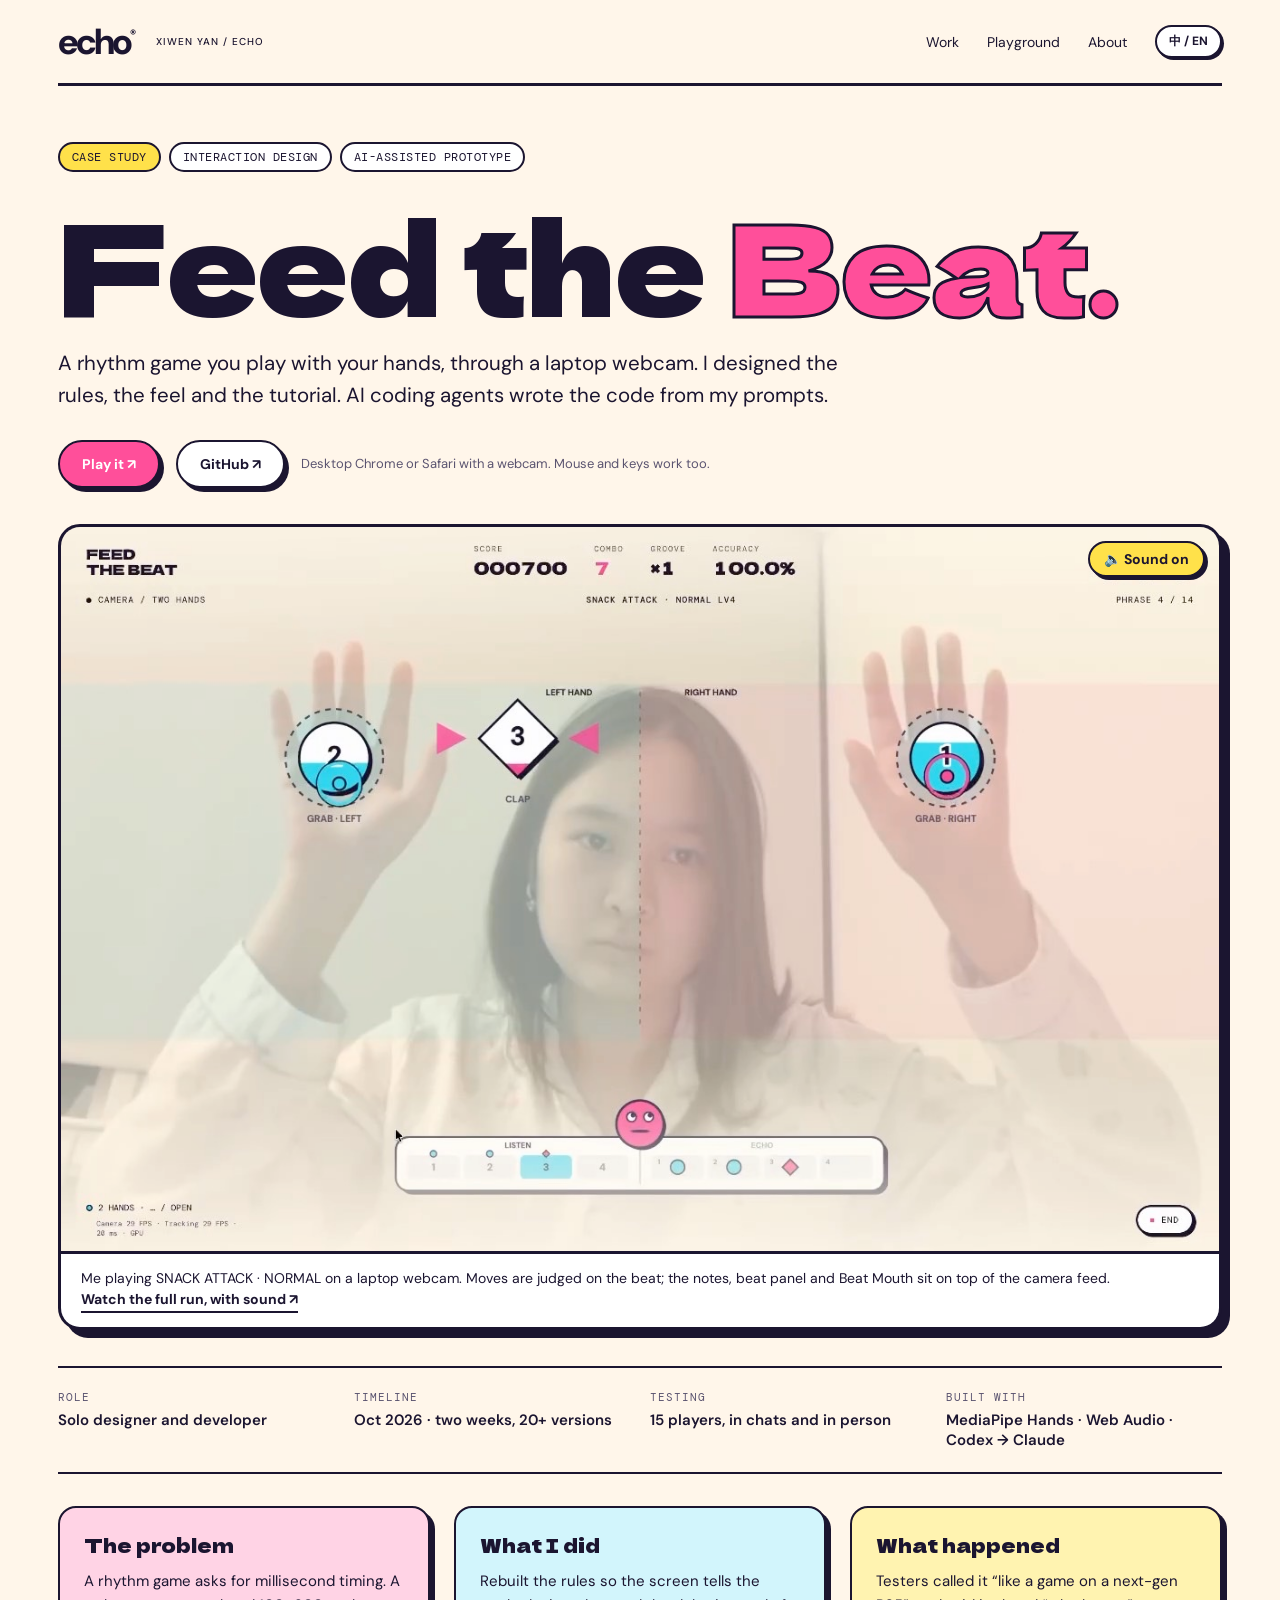
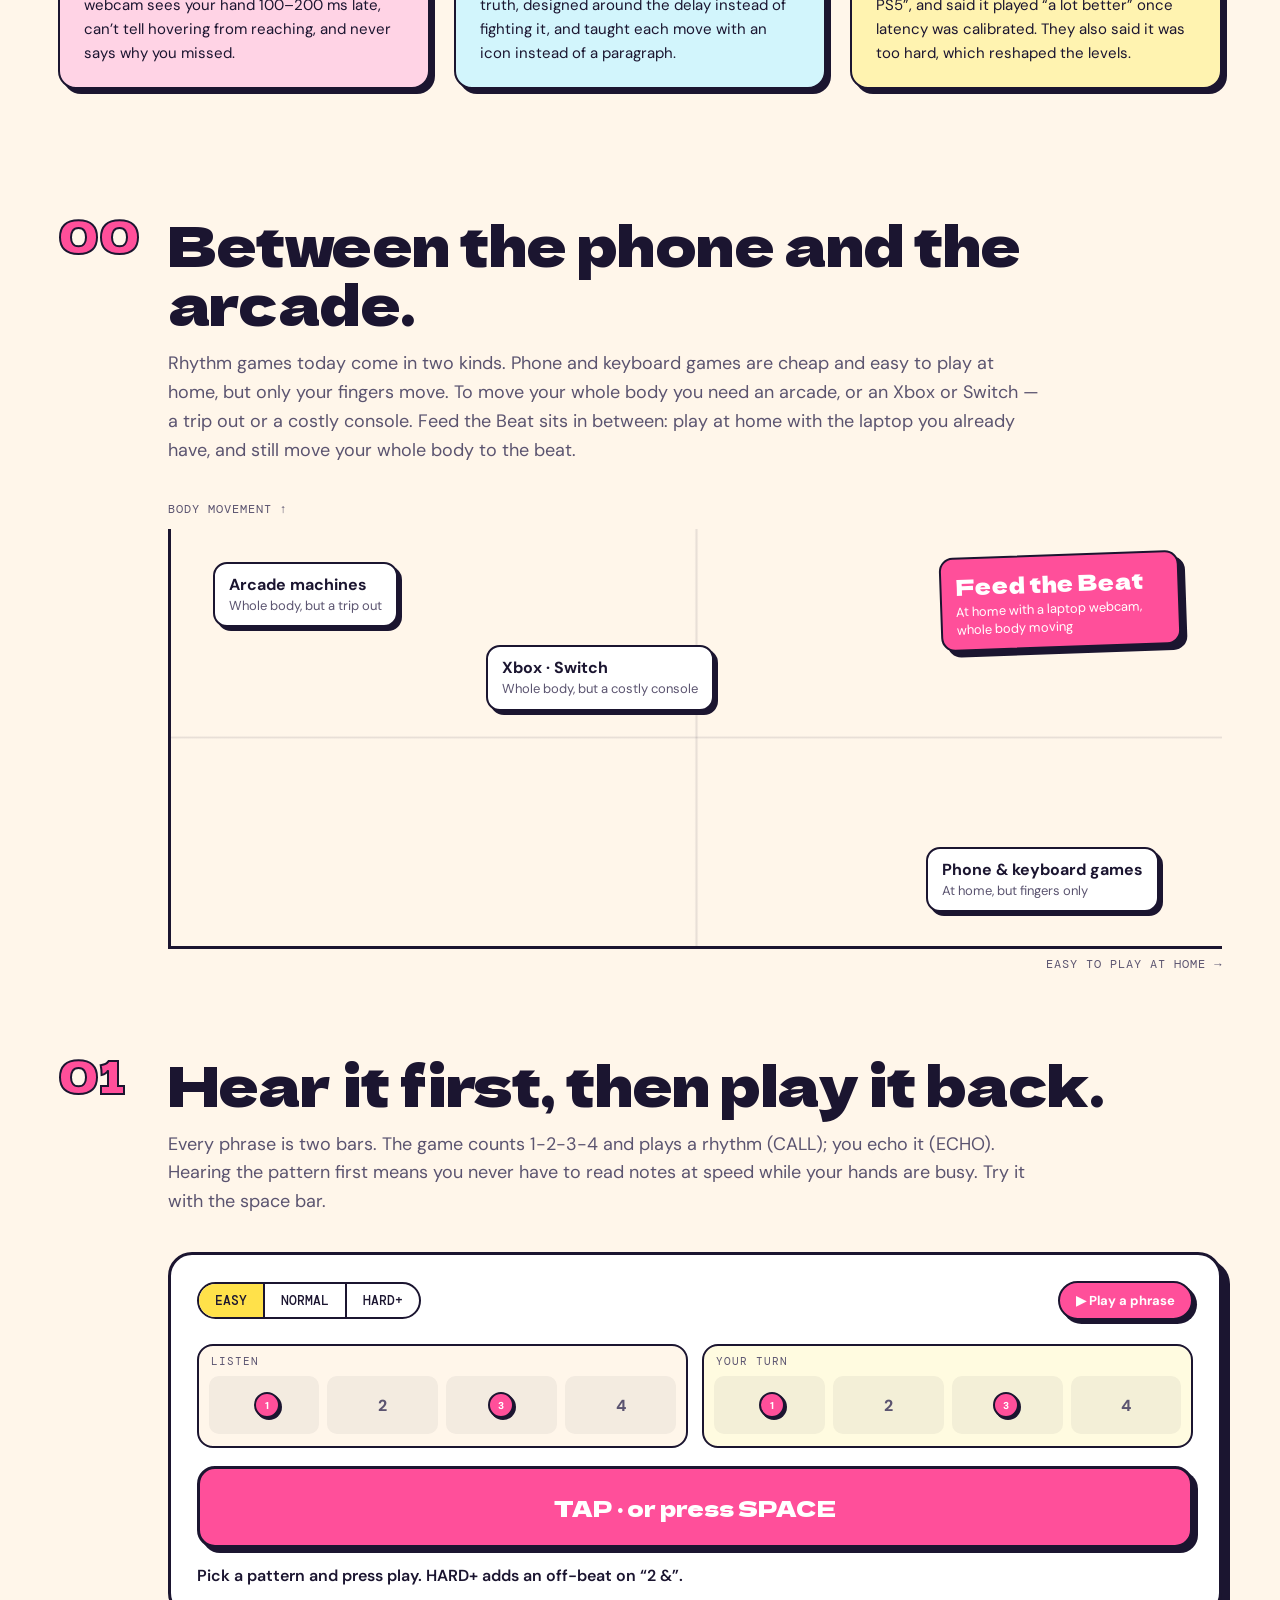
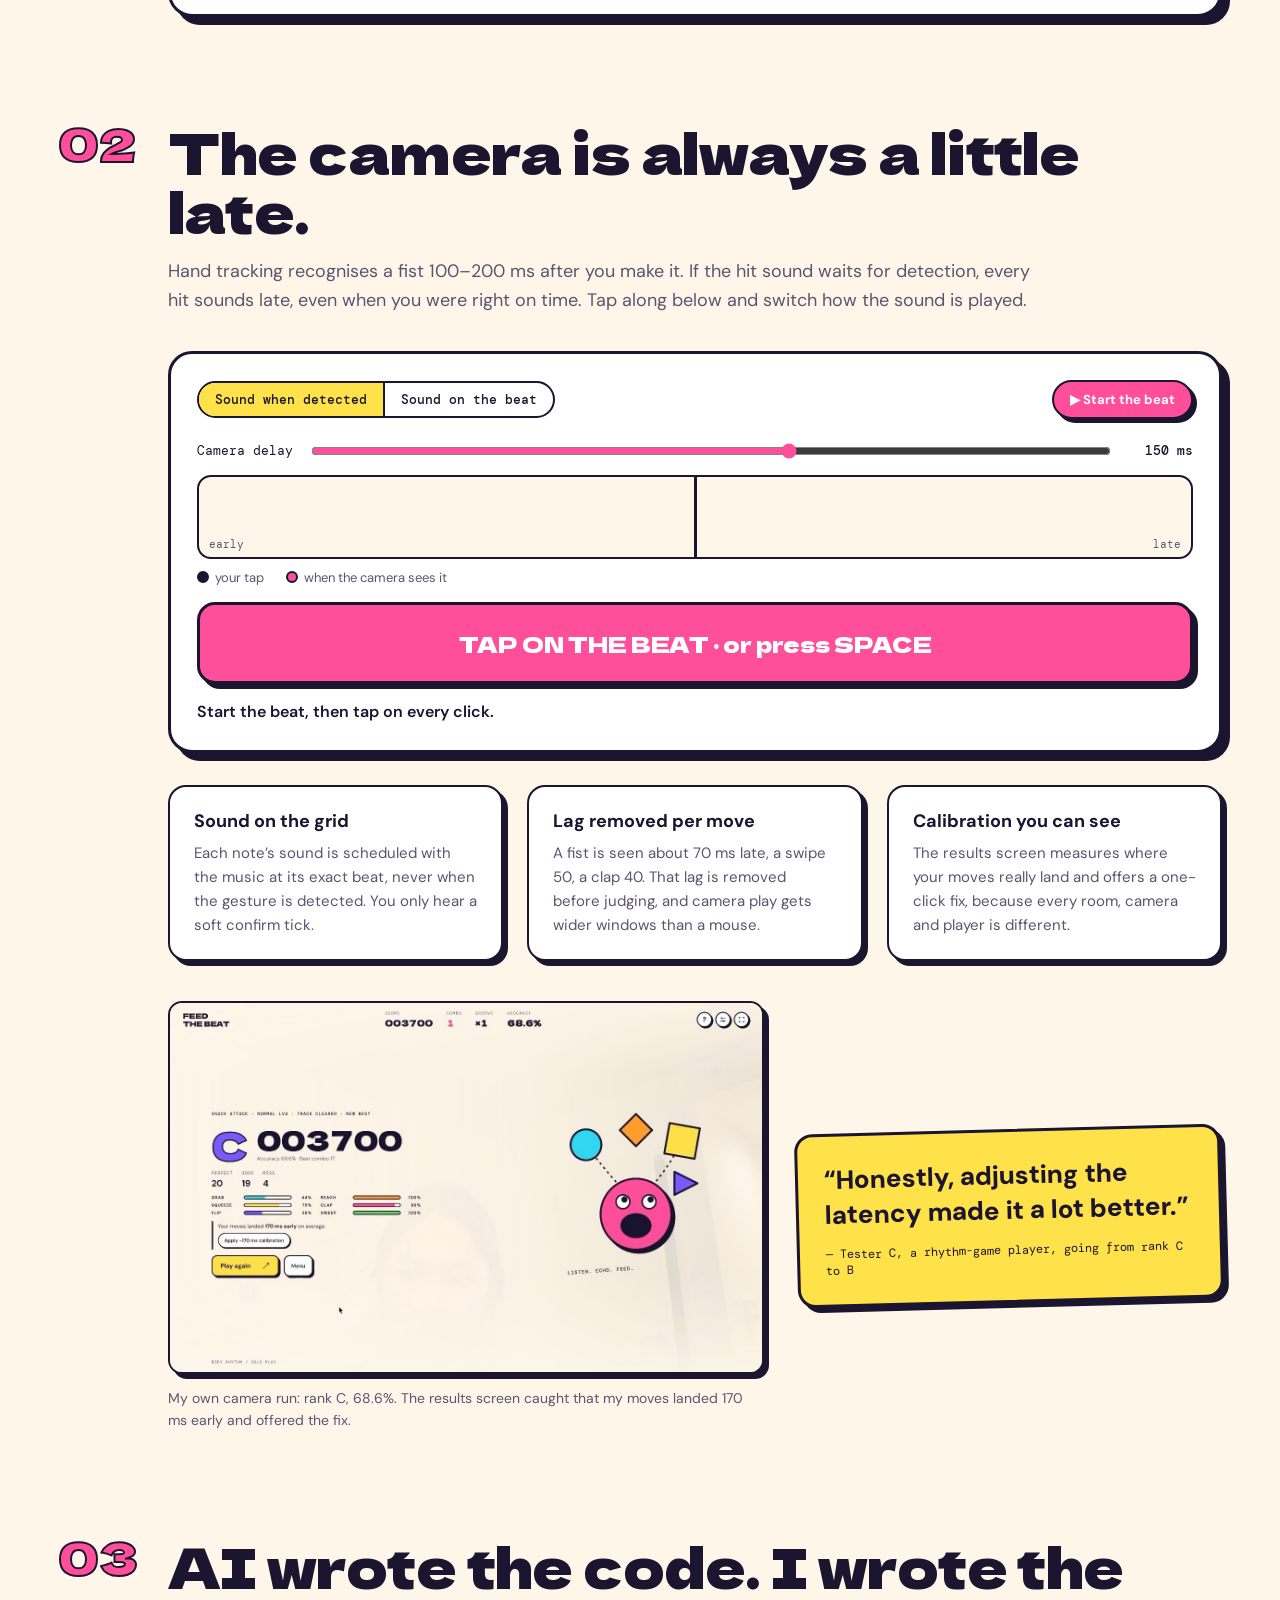
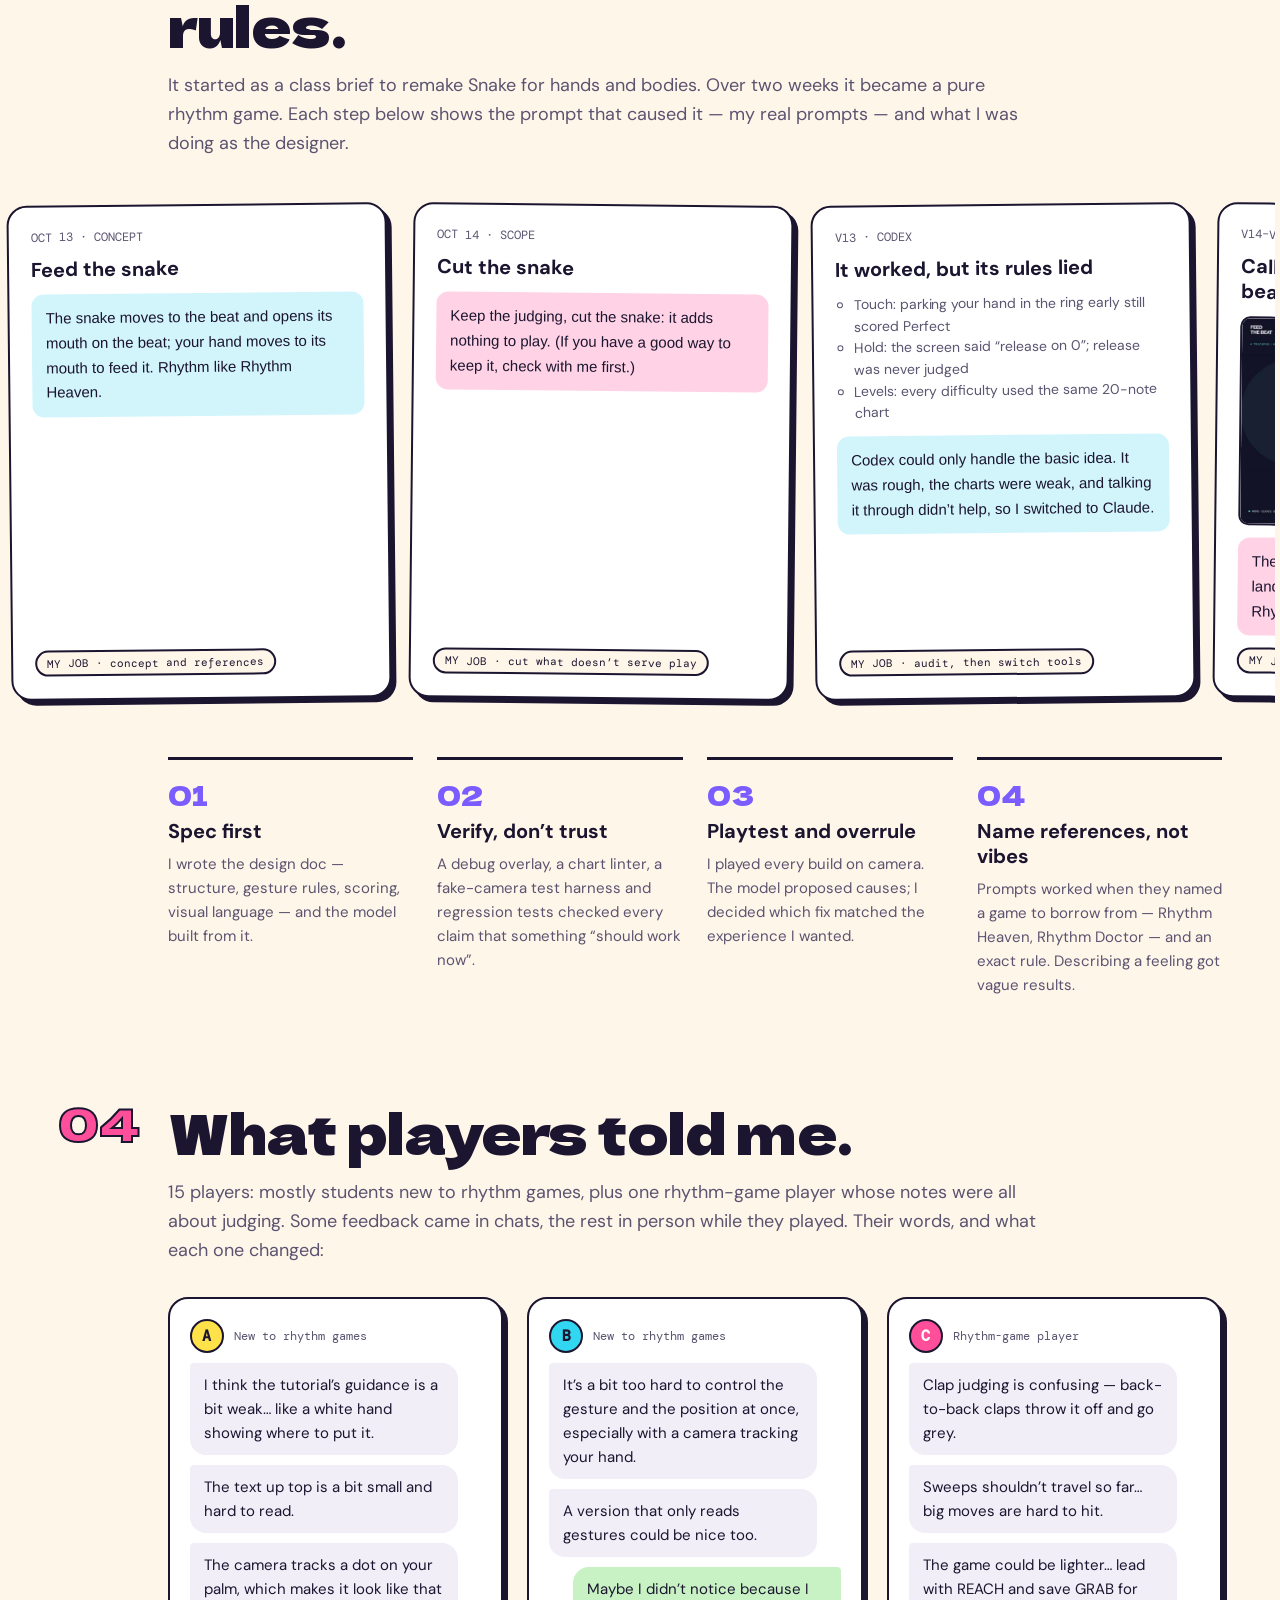
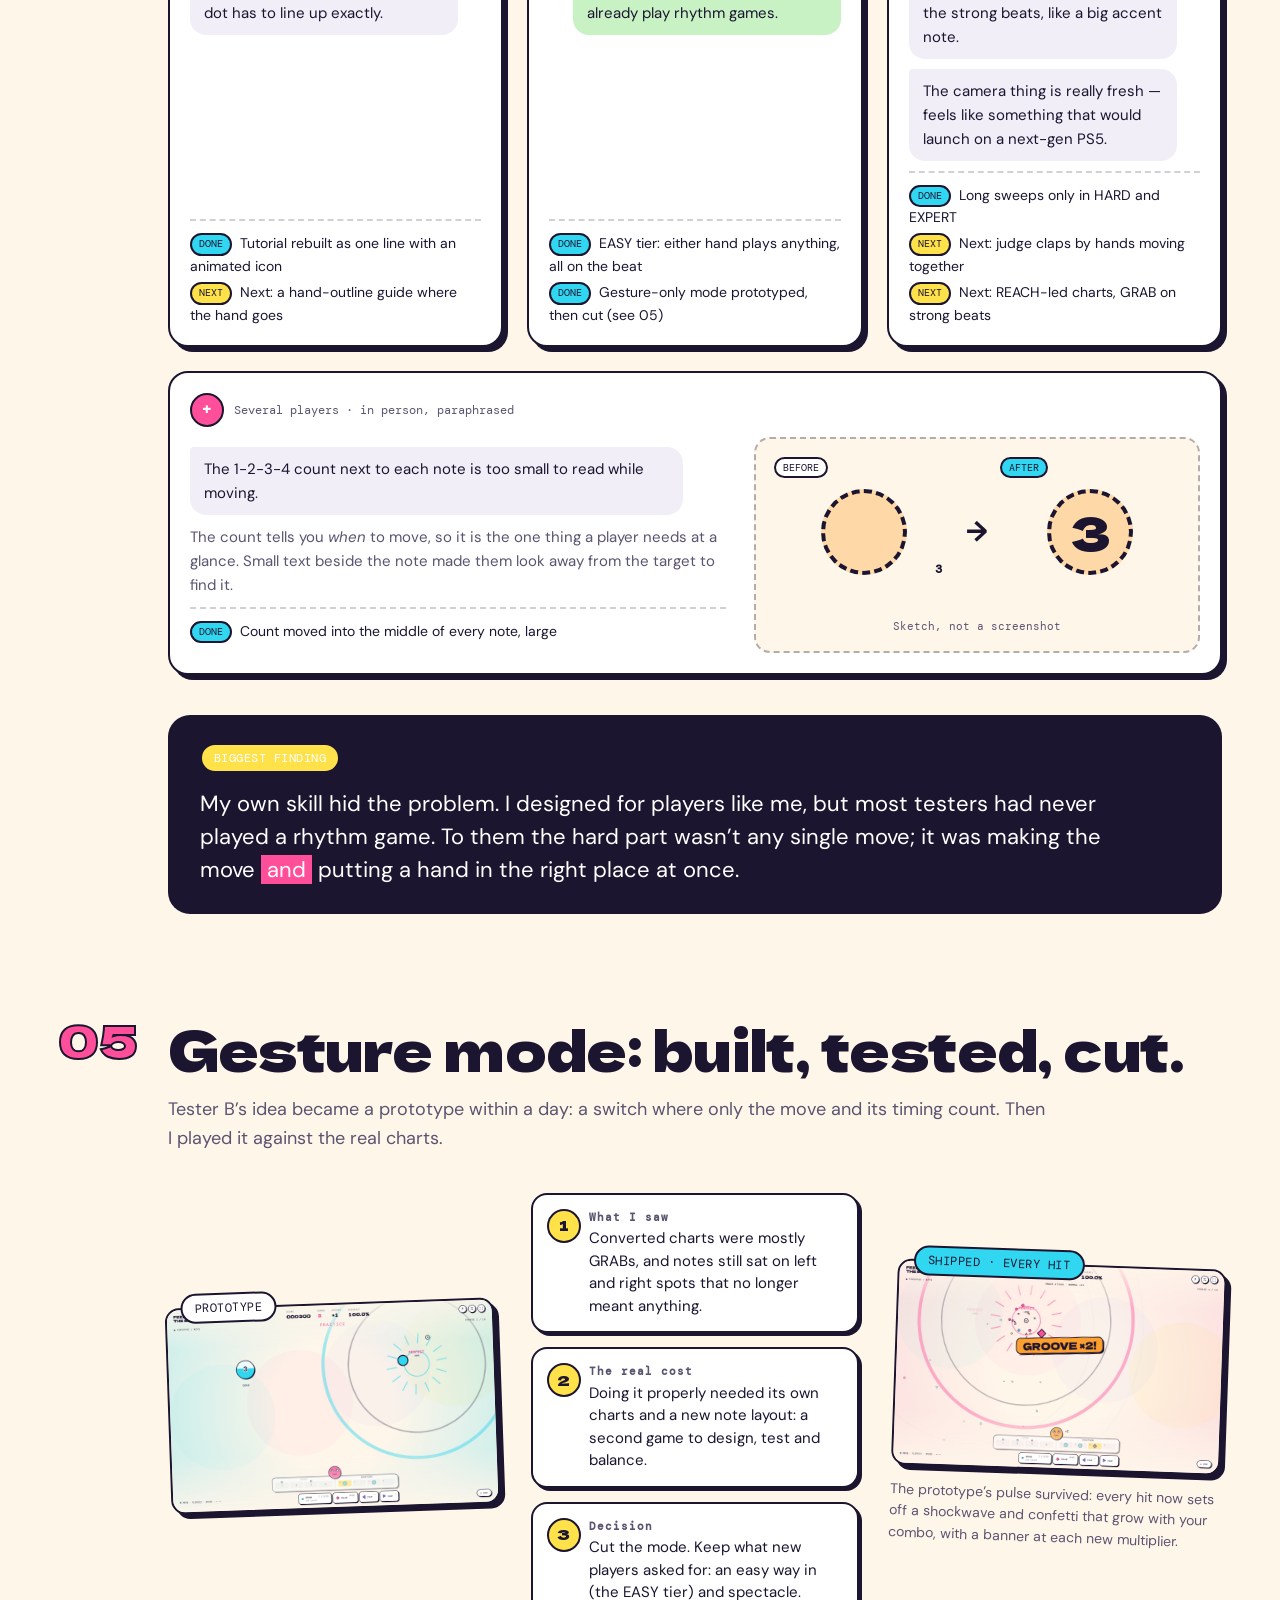
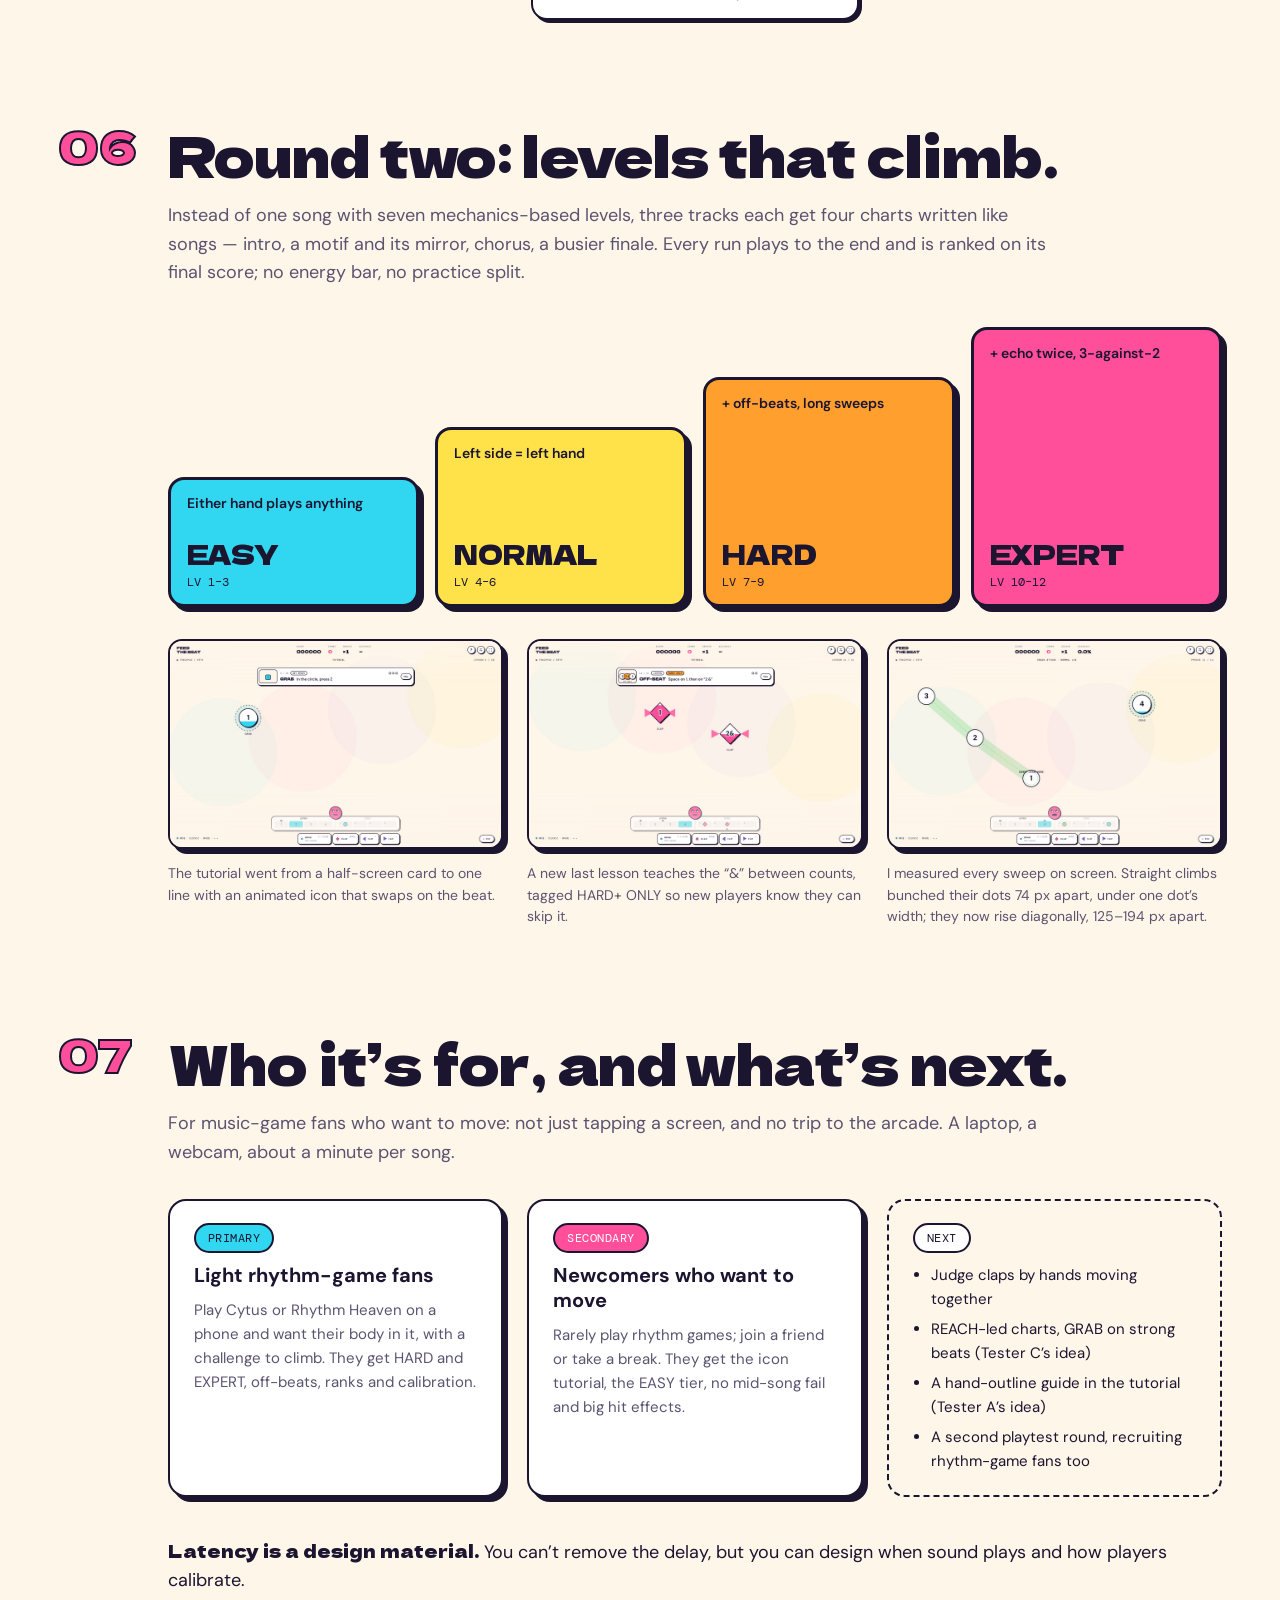
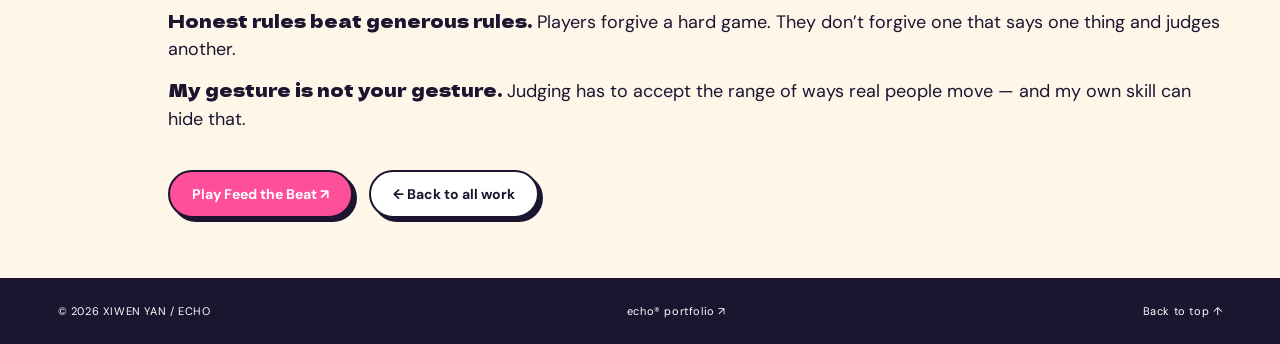
<file: feed-the-beat.html>
<!doctype html><html lang="en"><head><meta charset="UTF-8"><meta name="viewport" content="width=device-width, initial-scale=1">
<title>Feed the Beat — Case study · Xiwen (Echo) Yan</title>
<meta name="description" content="Feed the Beat: a webcam rhythm game played with your hands. How I designed its rules, feel and tutorial with AI coding agents, tested it with 15 players, and cut what didn't work.">
<link rel="canonical" href="https://portfolio.xiwenyan.top/feed-the-beat.html">
<meta name="author" content="Xiwen Yan (Echo Yan)"><meta name="theme-color" content="#ff4f9a">
<meta property="og:type" content="article"><meta property="og:title" content="Feed the Beat — a case study by Xiwen (Echo) Yan">
<meta property="og:description" content="A webcam rhythm game played with your hands. Designed with AI coding agents, tested with 15 players.">
<meta property="og:url" content="https://portfolio.xiwenyan.top/feed-the-beat.html"><meta property="og:image" content="https://portfolio.xiwenyan.top/assets/beat/launch.jpg">
<meta name="twitter:card" content="summary_large_image">
<link rel="icon" href="assets/avatar.png">
<link rel="stylesheet" href="case-beat.css"></head><body>
<a class="skip" href="#core" data-en="Skip to the case study" data-zh="跳到案例正文">Skip to the case study</a>
<header><a class="wordmark" href="index.html">echo<span>®</span><small>Xiwen Yan / Echo</small></a><nav aria-label="Main navigation"><a href="index.html#work" data-en="Work" data-zh="作品">Work</a><a href="index.html#play" data-en="Playground" data-zh="实验场">Playground</a><a href="index.html#about" data-en="About" data-zh="关于">About</a></nav><button id="language" aria-label="Switch to Chinese">中 / EN</button></header>

<main>
<!-- Hero: what it is, in ten seconds -->
<section class="hero">
  <div class="tags"><span class="chip yellow" data-en="CASE STUDY" data-zh="案例">CASE STUDY</span><span class="chip">INTERACTION DESIGN</span><span class="chip">AI-ASSISTED PROTOTYPE</span></div>
  <h1>Feed the <em>Beat.</em></h1>
  <p class="lead" data-en="A rhythm game you play with your hands, through a laptop webcam. I designed the rules, the feel and the tutorial. AI coding agents wrote the code from my prompts." data-zh="一个对着笔记本摄像头、用双手来玩的音游。规则、手感和新手教程由我设计；代码由 AI 编程助手根据我的提示词编写。">A rhythm game you play with your hands, through a laptop webcam. I designed the rules, the feel and the tutorial. AI coding agents wrote the code from my prompts.</p>
  <div class="actions"><a class="button pink" href="https://snake.xiwenyan.top/" target="_blank" rel="noopener" data-en="Play it ↗" data-zh="去玩 ↗">Play it ↗</a><a class="button" href="https://github.com/Albedovo/RhythmSnake" target="_blank" rel="noopener">GitHub ↗</a><span class="note" data-en="Desktop Chrome or Safari with a webcam. Mouse and keys work too." data-zh="请用电脑上的 Chrome 或 Safari 并开启摄像头；也可以用鼠标和键盘玩。">Desktop Chrome or Safari with a webcam. Mouse and keys work too.</span></div>
  <figure class="video-frame">
    <video id="hero-video" src="assets/beat/beat-loop-sound.mp4" poster="assets/beat/camera-play.jpg" autoplay muted loop playsinline aria-label="Me playing Feed the Beat in front of a laptop webcam"></video>
    <button id="hero-sound" class="sound-toggle" aria-pressed="false" data-en="🔈 Sound on" data-zh="🔈 打开声音">🔈 Sound on</button>
    <figcaption><span data-en="Me playing SNACK ATTACK · NORMAL on a laptop webcam. Moves are judged on the beat; the notes, beat panel and Beat Mouth sit on top of the camera feed." data-zh="我在笔记本摄像头前玩 SNACK ATTACK · NORMAL。动作按节拍判定，音符、节拍面板和 Beat Mouth 叠在摄像头画面上。">Me playing SNACK ATTACK · NORMAL on a laptop webcam. Moves are judged on the beat; the notes, beat panel and Beat Mouth sit on top of the camera feed.</span> <button id="full-run" class="text-button" data-en="Watch the full run, with sound ↗" data-zh="看完整的一局（有声音）↗">Watch the full run, with sound ↗</button></figcaption>
  </figure>
  <dl class="facts">
    <div><dt data-en="ROLE" data-zh="角色">ROLE</dt><dd data-en="Solo designer and developer" data-zh="独立设计与开发">Solo designer and developer</dd></div>
    <div><dt data-en="TIMELINE" data-zh="时间">TIMELINE</dt><dd data-en="Oct 2026 · two weeks, 20+ versions" data-zh="2026 年 10 月 · 两周，20 多个版本">Oct 2026 · two weeks, 20+ versions</dd></div>
    <div><dt data-en="TESTING" data-zh="测试">TESTING</dt><dd data-en="15 players, in chats and in person" data-zh="15 位玩家，线上聊天与线下当面">15 players, in chats and in person</dd></div>
    <div><dt data-en="BUILT WITH" data-zh="技术">BUILT WITH</dt><dd>MediaPipe Hands · Web Audio · Codex → Claude</dd></div>
  </dl>
  <div class="tldr">
    <article><b data-en="The problem" data-zh="问题">The problem</b><p data-en="A rhythm game asks for millisecond timing. A webcam sees your hand 100–200 ms late, can’t tell hovering from reaching, and never says why you missed." data-zh="音游要求毫秒级的时机，而摄像头看到你的手要晚 100–200 毫秒，分不清“悬停”和“伸进去”，也从不告诉你为什么 Miss。">A rhythm game asks for millisecond timing. A webcam sees your hand 100–200 ms late, can’t tell hovering from reaching, and never says why you missed.</p></article>
    <article><b data-en="What I did" data-zh="我做了什么">What I did</b><p data-en="Rebuilt the rules so the screen tells the truth, designed around the delay instead of fighting it, and taught each move with an icon instead of a paragraph." data-zh="重写规则，让屏幕说的就是实际判定的；围绕延迟去设计，而不是和它对抗；用图标而不是大段文字来教每个动作。">Rebuilt the rules so the screen tells the truth, designed around the delay instead of fighting it, and taught each move with an icon instead of a paragraph.</p></article>
    <article><b data-en="What happened" data-zh="结果">What happened</b><p data-en="Testers called it “like a game on a next-gen PS5”, and said it played “a lot better” once latency was calibrated. They also said it was too hard, which reshaped the levels." data-zh="测试者说它“像是新时代 PS5 上会登陆的游戏”，校准延迟后“好了很多”。他们也说太难了，这直接改变了关卡设计。">Testers called it “like a game on a next-gen PS5”, and said it played “a lot better” once latency was calibrated. They also said it was too hard, which reshaped the levels.</p></article>
  </div>
</section>

<!-- 0. Why: the gap between home rhythm games and full-body ones -->
<section id="why" class="block">
  <div class="block-head"><span class="num">00</span><div><h2 data-en="Between the phone and the arcade." data-zh="在手机和街机之间。">Between the phone and the arcade.</h2><p data-en="Rhythm games today come in two kinds. Phone and keyboard games are cheap and easy to play at home, but only your fingers move. To move your whole body you need an arcade, or an Xbox or Switch — a trip out or a costly console. Feed the Beat sits in between: play at home with the laptop you already have, and still move your whole body to the beat." data-zh="现在的音游主要有两种：手机触屏或电脑键盘的音游，便宜、在家就能玩，但只有手指在动；想让整个身体跟着律动，就要去线下街机，或者买 Xbox、Switch 这类设备——要么出门，要么花一大笔钱。Feed the Beat 选在两者之间：在家用你已经有的笔记本就能玩，同时让身体大幅度地动起来。">Rhythm games today come in two kinds. Phone and keyboard games are cheap and easy to play at home, but only your fingers move. To move your whole body you need an arcade, or an Xbox or Switch — a trip out or a costly console. Feed the Beat sits in between: play at home with the laptop you already have, and still move your whole body to the beat.</p></div></div>
  <div class="position" role="img" aria-label="Feed the Beat is easy to play at home and gets your whole body moving; phone games are easy but finger-only; arcades and consoles move your body but cost a trip or a console.">
    <span class="axis y" data-en="BODY MOVEMENT ↑" data-zh="身体活动 ↑">BODY MOVEMENT ↑</span>
    <span class="axis x" data-en="EASY TO PLAY AT HOME →" data-zh="在家玩的方便程度 →">EASY TO PLAY AT HOME →</span>
    <div class="spot arcade"><b data-en="Arcade machines" data-zh="线下街机">Arcade machines</b><small data-en="Whole body, but a trip out" data-zh="全身运动，但要出门">Whole body, but a trip out</small></div>
    <div class="spot console"><b data-en="Xbox · Switch" data-zh="Xbox · Switch">Xbox · Switch</b><small data-en="Whole body, but a costly console" data-zh="全身运动，但设备很贵">Whole body, but a costly console</small></div>
    <div class="spot phone"><b data-en="Phone & keyboard games" data-zh="手机 / 键盘音游">Phone &amp; keyboard games</b><small data-en="At home, but fingers only" data-zh="在家就能玩，但只动手指">At home, but fingers only</small></div>
    <div class="spot me"><b>Feed the Beat</b><small data-en="At home with a laptop webcam, whole body moving" data-zh="在家用笔记本摄像头，全身都在动">At home with a laptop webcam, whole body moving</small></div>
  </div>
</section>

<!-- 1. Core loop, playable -->
<section id="core" class="block">
  <div class="block-head"><span class="num">01</span><div><h2 data-en="Hear it first, then play it back." data-zh="先听，再跟着做。">Hear it first, then play it back.</h2><p data-en="Every phrase is two bars. The game counts 1-2-3-4 and plays a rhythm (CALL); you echo it (ECHO). Hearing the pattern first means you never have to read notes at speed while your hands are busy. Try it with the space bar." data-zh="每一句是两小节：游戏先数 1-2-3-4 并演奏一段节奏（CALL），你再把它重复一遍（ECHO）。先听到节奏，手在动的时候就不用再快速读谱。用空格键试一下。">Every phrase is two bars. The game counts 1-2-3-4 and plays a rhythm (CALL); you echo it (ECHO). Hearing the pattern first means you never have to read notes at speed while your hands are busy. Try it with the space bar.</p></div></div>
  <div class="demo" id="echo-demo">
    <div class="demo-top"><div class="seg" role="group" aria-label="Pattern"><button data-pattern="easy" class="on">EASY</button><button data-pattern="normal">NORMAL</button><button data-pattern="hard">HARD+</button></div><button class="button pink small" id="echo-start" data-en="▶ Play a phrase" data-zh="▶ 播放一句">▶ Play a phrase</button></div>
    <div class="bars" aria-hidden="true"><div class="bar call"><span class="bar-label" data-en="LISTEN" data-zh="听">LISTEN</span><div class="cells"><i>1</i><i>2</i><i>3</i><i>4</i></div><div class="marks"></div></div><div class="bar echo"><span class="bar-label" data-en="YOUR TURN" data-zh="轮到你">YOUR TURN</span><div class="cells"><i>1</i><i>2</i><i>3</i><i>4</i></div><div class="marks"></div></div><div class="playhead"></div></div>
    <button class="pad" id="echo-pad" data-en="TAP · or press SPACE" data-zh="点这里 · 或按空格">TAP · or press SPACE</button>
    <p class="demo-result" id="echo-result" aria-live="polite" data-en="Pick a pattern and press play. HARD+ adds an off-beat on “2 &”." data-zh="选一个节奏型，然后播放。HARD+ 会出现落在“2 &”上的反拍。">Pick a pattern and press play. HARD+ adds an off-beat on “2 &”.</p>
  </div>
</section>

<!-- 2. Latency, playable -->
<section id="latency" class="block">
  <div class="block-head"><span class="num">02</span><div><h2 data-en="The camera is always a little late." data-zh="摄像头永远慢半拍。">The camera is always a little late.</h2><p data-en="Hand tracking recognises a fist 100–200 ms after you make it. If the hit sound waits for detection, every hit sounds late, even when you were right on time. Tap along below and switch how the sound is played." data-zh="手部识别要在你握拳之后 100–200 毫秒才认出来。如果打击音要等识别到才响，就算你踩得很准，听起来也总是晚的。下面跟着拍子点，然后切换声音的播放方式试试。">Hand tracking recognises a fist 100–200 ms after you make it. If the hit sound waits for detection, every hit sounds late, even when you were right on time. Tap along below and switch how the sound is played.</p></div></div>
  <div class="demo" id="lag-demo">
    <div class="demo-top"><div class="seg" role="group" aria-label="When the sound plays"><button data-mode="detect" class="on" data-en="Sound when detected" data-zh="识别到才出声">Sound when detected</button><button data-mode="beat" data-en="Sound on the beat" data-zh="按节拍准时出声">Sound on the beat</button></div><button class="button pink small" id="lag-start" data-en="▶ Start the beat" data-zh="▶ 开始节拍">▶ Start the beat</button></div>
    <label class="slider"><span data-en="Camera delay" data-zh="摄像头延迟">Camera delay</span><input id="lag-delay" type="range" min="0" max="250" step="10" value="150"><output id="lag-value">150 ms</output></label>
    <div class="lag-track" aria-hidden="true"><span class="beatline"></span><span class="lbl l" data-en="early" data-zh="早">early</span><span class="lbl r" data-en="late" data-zh="晚">late</span><div id="lag-dots"></div></div>
    <div class="legend"><span><i class="dot ink"></i><span data-en="your tap" data-zh="你点下的时刻">your tap</span></span><span><i class="dot pink"></i><span data-en="when the camera sees it" data-zh="摄像头看到的时刻">when the camera sees it</span></span></div>
    <button class="pad" id="lag-pad" data-en="TAP ON THE BEAT · or press SPACE" data-zh="踩着拍子点 · 或按空格">TAP ON THE BEAT · or press SPACE</button>
    <p class="demo-result" id="lag-result" aria-live="polite" data-en="Start the beat, then tap on every click." data-zh="开始节拍，然后每一下都跟着点。">Start the beat, then tap on every click.</p>
  </div>
  <div class="cols three">
    <article class="card"><b data-en="Sound on the grid" data-zh="声音落在节拍上">Sound on the grid</b><p data-en="Each note’s sound is scheduled with the music at its exact beat, never when the gesture is detected. You only hear a soft confirm tick." data-zh="每个音符的声音都随音乐在准确的拍点上播放，而不是等识别到才响；命中时只有一声很轻的确认音。">Each note’s sound is scheduled with the music at its exact beat, never when the gesture is detected. You only hear a soft confirm tick.</p></article>
    <article class="card"><b data-en="Lag removed per move" data-zh="按动作扣除延迟">Lag removed per move</b><p data-en="A fist is seen about 70 ms late, a swipe 50, a clap 40. That lag is removed before judging, and camera play gets wider windows than a mouse." data-zh="握拳大约晚 70 毫秒被看到，挥手 50，拍手 40。判定前先扣掉这段延迟，摄像头模式的判定窗口也比鼠标更宽。">A fist is seen about 70 ms late, a swipe 50, a clap 40. That lag is removed before judging, and camera play gets wider windows than a mouse.</p></article>
    <article class="card"><b data-en="Calibration you can see" data-zh="看得见的校准">Calibration you can see</b><p data-en="The results screen measures where your moves really land and offers a one-click fix, because every room, camera and player is different." data-zh="结算页会测出你的动作平均落在哪里，并提供一键校准，因为每个房间、每台摄像头、每个玩家都不一样。">The results screen measures where your moves really land and offers a one-click fix, because every room, camera and player is different.</p></article>
  </div>
  <div class="evidence">
    <figure class="shot"><img width="1280" height="800" src="assets/beat/my-run-result.jpg" alt="Results screen: rank C, 68.6% accuracy, moves landed 170 ms early, apply −170 ms calibration" loading="lazy"><figcaption data-en="My own camera run: rank C, 68.6%. The results screen caught that my moves landed 170 ms early and offered the fix." data-zh="我自己的一局摄像头游玩：C 级，68.6%。结算页发现我的动作平均早了 170 毫秒，并给出了校准。">My own camera run: rank C, 68.6%. The results screen caught that my moves landed 170 ms early and offered the fix.</figcaption></figure>
    <blockquote class="quote"><p data-en="“Honestly, adjusting the latency made it a lot better.”" data-zh="“调一下延迟好了很多其实。”">“Honestly, adjusting the latency made it a lot better.”</p><cite data-en="— Tester C, a rhythm-game player, going from rank C to B" data-zh="— 测试者 C（音游玩家），评级从 C 升到 B">— Tester C, a rhythm-game player, going from rank C to B</cite></blockquote>
  </div>
</section>

<!-- 3. Evolution with the AI prompts that drove it -->
<section id="evolution" class="block">
  <div class="block-head"><span class="num">03</span><div><h2 data-en="AI wrote the code. I wrote the rules." data-zh="AI 写代码，我定规则。">AI wrote the code. I wrote the rules.</h2><p data-en="It started as a class brief to remake Snake for hands and bodies. Over two weeks it became a pure rhythm game. Each step below shows the prompt that caused it — my real prompts — and what I was doing as the designer." data-zh="起点是一份课程作业：为手和身体重新设计贪吃蛇。两周里，它一步步变成了纯粹的音游。下面每一步都附上促成这次改动的提示词（都是我真实写的提示词），以及我作为设计师在做什么。">It started as a class brief to remake Snake for hands and bodies. Over two weeks it became a pure rhythm game. Each step below shows the prompt that caused it — my real prompts — and what I was doing as the designer.</p></div></div>
  <ol class="timeline">
    <li><span class="when">OCT 13 · CONCEPT</span><h3 data-en="Feed the snake" data-zh="喂贪吃蛇">Feed the snake</h3><blockquote data-en="The snake moves to the beat and opens its mouth on the beat; your hand moves to its mouth to feed it. Rhythm like Rhythm Heaven." data-zh="我有一个想法，remake 贪吃蛇……贪吃蛇随机跟着节拍移动，然后在节拍的时候张嘴，这个时候手要移动到嘴的位置给它喂食，游戏节奏参考节奏天国。">The snake moves to the beat and opens its mouth on the beat; your hand moves to its mouth to feed it. Rhythm like Rhythm Heaven.</blockquote><span class="role" data-en="MY JOB · concept and references" data-zh="我的工作 · 定概念、给参考">MY JOB · concept and references</span></li>
    <li><span class="when">OCT 14 · SCOPE</span><h3 data-en="Cut the snake" data-zh="砍掉蛇">Cut the snake</h3><blockquote data-en="Keep the judging, cut the snake: it adds nothing to play. (If you have a good way to keep it, check with me first.)" data-zh="保持判定，删除蛇的部分，对游戏性没有增益（如果你有什么好的方法保留贪吃蛇的元素，先跟我确认）。">Keep the judging, cut the snake: it adds nothing to play. (If you have a good way to keep it, check with me first.)</blockquote><span class="role" data-en="MY JOB · cut what doesn’t serve play" data-zh="我的工作 · 砍掉不服务玩法的部分">MY JOB · cut what doesn’t serve play</span></li>
    <li><span class="when">V13 · CODEX</span><h3 data-en="It worked, but its rules lied" data-zh="能玩，但规则在说谎">It worked, but its rules lied</h3><ul><li data-en="Touch: parking your hand in the ring early still scored Perfect" data-zh="Touch：提前把手停在圈里也算 Perfect">Touch: parking your hand in the ring early still scored Perfect</li><li data-en="Hold: the screen said “release on 0”; release was never judged" data-zh="Hold：屏幕写着“到 0 松手”，实际从不判松手">Hold: the screen said “release on 0”; release was never judged</li><li data-en="Levels: every difficulty used the same 20-note chart" data-zh="难度：所有难度共用同一份 20 个音符的谱面">Levels: every difficulty used the same 20-note chart</li></ul><blockquote data-en="Codex could only handle the basic idea. It was rough, the charts were weak, and talking it through didn’t help, so I switched to Claude." data-zh="一开始用 codex 只能完成基本的操作想法，但是很粗糙，谱面设置的不好，沟通无果，然后我试着换了一个 AI，换成 claude 了。">Codex could only handle the basic idea. It was rough, the charts were weak, and talking it through didn’t help, so I switched to Claude.</blockquote><span class="role" data-en="MY JOB · audit, then switch tools" data-zh="我的工作 · 审查问题，然后换工具">MY JOB · audit, then switch tools</span></li>
    <li><span class="when">V14–V18 · CLAUDE</span><h3 data-en="Call & response, sound on the beat" data-zh="一问一答，声音落在拍上">Call &amp; response, sound on the beat</h3><img width="1600" height="1000" src="assets/beat/v18-dark.jpg" alt="The earlier dark version of the game, with two REACH notes marked x2 together" loading="lazy"><blockquote data-en="The cue for tapping during a hold doesn’t land; count 1-2-3-4 through the hold. Look at Rhythm Heaven and Rhythm Doctor." data-zh="hold 同时 tap 的提示不到位，应该在 hold 同时 1234，节奏不够带感，提示不明确，参考节奏天国和节奏医生。">The cue for tapping during a hold doesn’t land; count 1-2-3-4 through the hold. Look at Rhythm Heaven and Rhythm Doctor.</blockquote><span class="role" data-en="MY JOB · write the spec, direct the feel" data-zh="我的工作 · 写设计文档、把控手感">MY JOB · write the spec, direct the feel</span></li>
    <li><span class="when">OCT 19 · PLAYTESTS</span><h3 data-en="Turn feedback into rules" data-zh="把反馈变成规则">Turn feedback into rules</h3><blockquote data-en="Fast claps from opposite sides aren’t detected; a FLIP should count if the swipe crosses it on the beat; draw fixed circles; the tutorial text covers the notes." data-zh="clap 如果在屏幕两边迅速拍手的话识别不到……flip 只需要在节拍的时候运动轨迹经过就可以识别……画好圈圈固定范围……新手教程的文字说明会挡住音符。">Fast claps from opposite sides aren’t detected; a FLIP should count if the swipe crosses it on the beat; draw fixed circles; the tutorial text covers the notes.</blockquote><span class="role" data-en="MY JOB · playtest, then spec the fix" data-zh="我的工作 · 试玩，再写清楚怎么改">MY JOB · playtest, then spec the fix</span></li>
    <li><span class="when">OCT 26 · ROUND TWO</span><h3 data-en="Paper look, tracks, icon tutorial" data-zh="纸感视觉、曲目、图标教程">Paper look, tracks, icon tutorial</h3><img width="1600" height="1000" src="assets/beat/launch.jpg" alt="The current start screen: cream paper look, track and level pickers" loading="lazy"><p class="tr" data-en="Restyled in my portfolio’s paper-and-ink look; three tracks with four graded charts each; a one-line tutorial bar." data-zh="换成和作品集一致的纸感视觉；3 首曲子各 4 个难度；一行式的新手教程栏。">Restyled in my portfolio’s paper-and-ink look; three tracks with four graded charts each; a one-line tutorial bar.</p><span class="role" data-en="MY JOB · level design and visual direction" data-zh="我的工作 · 关卡设计与视觉方向">MY JOB · level design and visual direction</span></li>
  </ol>
  <div class="cols four ai-practice">
    <article><b>01</b><h3 data-en="Spec first" data-zh="先写设计文档">Spec first</h3><p data-en="I wrote the design doc — structure, gesture rules, scoring, visual language — and the model built from it." data-zh="我先写好设计文档：结构、手势规则、计分、视觉语言，模型照着它来实现。">I wrote the design doc — structure, gesture rules, scoring, visual language — and the model built from it.</p></article>
    <article><b>02</b><h3 data-en="Verify, don’t trust" data-zh="验证，而不是相信">Verify, don’t trust</h3><p data-en="A debug overlay, a chart linter, a fake-camera test harness and regression tests checked every claim that something “should work now”." data-zh="调试层、谱面检查、模拟摄像头测试和回归测试，用来核实每一句“现在应该可以了”。">A debug overlay, a chart linter, a fake-camera test harness and regression tests checked every claim that something “should work now”.</p></article>
    <article><b>03</b><h3 data-en="Playtest and overrule" data-zh="试玩，然后拍板">Playtest and overrule</h3><p data-en="I played every build on camera. The model proposed causes; I decided which fix matched the experience I wanted." data-zh="每个版本我都对着摄像头玩一遍。模型提出原因，由我决定哪种改法符合我想要的体验。">I played every build on camera. The model proposed causes; I decided which fix matched the experience I wanted.</p></article>
    <article><b>04</b><h3 data-en="Name references, not vibes" data-zh="说出参考，而不是感觉">Name references, not vibes</h3><p data-en="Prompts worked when they named a game to borrow from — Rhythm Heaven, Rhythm Doctor — and an exact rule. Describing a feeling got vague results." data-zh="提示词里写明要参考的游戏（节奏天国、节奏医生）和确切的规则时效果最好；只描述感觉，结果就很模糊。">Prompts worked when they named a game to borrow from — Rhythm Heaven, Rhythm Doctor — and an exact rule. Describing a feeling got vague results.</p></article>
  </div>
</section>

<!-- 4. What players said -->
<section id="players" class="block">
  <div class="block-head"><span class="num">04</span><div><h2 data-en="What players told me." data-zh="玩家怎么说。">What players told me.</h2><p data-en="15 players: mostly students new to rhythm games, plus one rhythm-game player whose notes were all about judging. Some feedback came in chats, the rest in person while they played. Their words, and what each one changed:" data-zh="15 位玩家：大多是没怎么玩过音游的学生，外加一位音游玩家，他的意见几乎全是关于判定。一部分反馈来自聊天，其余是在他们玩的时候当面收集的。下面是他们的原话，以及每条反馈后来改变了什么：">15 players: mostly students new to rhythm games, plus one rhythm-game player whose notes were all about judging. Some feedback came in chats, the rest in person while they played. Their words, and what each one changed:</p></div></div>
  <div class="cols three chats">
    <article class="chat"><div class="who"><b>A</b><span data-en="New to rhythm games" data-zh="音游新手">New to rhythm games</span></div>
      <p class="bubble" data-en="I think the tutorial’s guidance is a bit weak… like a white hand showing where to put it." data-zh="我觉得新手教程的引导做的有点点弱……就是白色的手，然后指示要放到哪里">I think the tutorial’s guidance is a bit weak… like a white hand showing where to put it.</p><p class="bubble" data-en="The text up top is a bit small and hard to read." data-zh="上面那个字有点小，不方便看">The text up top is a bit small and hard to read.</p><p class="bubble" data-en="The camera tracks a dot on your palm, which makes it look like that dot has to line up exactly." data-zh="现在摄像头捕捉中心点在手心，有可能有点容易造成误解，就是一定要那个点对准">The camera tracks a dot on your palm, which makes it look like that dot has to line up exactly.</p>
      <ul class="changed"><li class="done" data-en="Tutorial rebuilt as one line with an animated icon" data-zh="教程改成一行加动画图标">Tutorial rebuilt as one line with an animated icon</li><li class="next" data-en="Next: a hand-outline guide where the hand goes" data-zh="下一步：用手的轮廓指示放在哪里">Next: a hand-outline guide where the hand goes</li></ul></article>
    <article class="chat"><div class="who"><b>B</b><span data-en="New to rhythm games" data-zh="音游新手">New to rhythm games</span></div>
      <p class="bubble" data-en="It’s a bit too hard to control the gesture and the position at once, especially with a camera tracking your hand." data-zh="有点太难了，同时控制手势和位置，尤其是使用摄像头来捕捉手部位置">It’s a bit too hard to control the gesture and the position at once, especially with a camera tracking your hand.</p><p class="bubble" data-en="A version that only reads gestures could be nice too." data-zh="感觉可以做成只识别手势啥的那种也不错">A version that only reads gestures could be nice too.</p><p class="bubble me" data-en="Maybe I didn’t notice because I already play rhythm games." data-zh="可能是我有音游基础所以注意不到">Maybe I didn’t notice because I already play rhythm games.</p>
      <ul class="changed"><li class="done" data-en="EASY tier: either hand plays anything, all on the beat" data-zh="EASY 难度：任何一只手都行，全部在正拍">EASY tier: either hand plays anything, all on the beat</li><li class="done" data-en="Gesture-only mode prototyped, then cut (see 05)" data-zh="做了纯手势模式原型，后来砍掉（见 05）">Gesture-only mode prototyped, then cut (see 05)</li></ul></article>
    <article class="chat"><div class="who"><b>C</b><span data-en="Rhythm-game player" data-zh="音游玩家">Rhythm-game player</span></div>
      <p class="bubble" data-en="Clap judging is confusing — back-to-back claps throw it off and go grey." data-zh="clap 判定比较迷，连续的 clap 会影响判定，会灰">Clap judging is confusing — back-to-back claps throw it off and go grey.</p><p class="bubble" data-en="Sweeps shouldn’t travel so far… big moves are hard to hit." data-zh="sweep 的话不适合大位移……位移太大对不准">Sweeps shouldn’t travel so far… big moves are hard to hit.</p><p class="bubble" data-en="The game could be lighter… lead with REACH and save GRAB for the strong beats, like a big accent note." data-zh="其实游戏可以搞轻松一点……以 reach 为主，grab 可以放在类似绝赞的位置，强拍">The game could be lighter… lead with REACH and save GRAB for the strong beats, like a big accent note.</p><p class="bubble" data-en="The camera thing is really fresh — feels like something that would launch on a next-gen PS5." data-zh="这个摄像头真有点新颖了，感觉是什么新时代的 PS5 上会登陆的游戏？">The camera thing is really fresh — feels like something that would launch on a next-gen PS5.</p>
      <ul class="changed"><li class="done" data-en="Long sweeps only in HARD and EXPERT" data-zh="长 SWEEP 只出现在 HARD 和 EXPERT">Long sweeps only in HARD and EXPERT</li><li class="next" data-en="Next: judge claps by hands moving together" data-zh="下一步：按双手相向运动判定拍手">Next: judge claps by hands moving together</li><li class="next" data-en="Next: REACH-led charts, GRAB on strong beats" data-zh="下一步：谱面以 REACH 为主，GRAB 放在强拍">Next: REACH-led charts, GRAB on strong beats</li></ul></article>
  </div>
  <article class="chat count-fix"><div class="who"><b>+</b><span data-en="Several players · in person, paraphrased" data-zh="好几位玩家 · 当面反馈，大意">Several players · in person, paraphrased</span></div>
    <div class="count-body">
      <div><p class="bubble" data-en="The 1-2-3-4 count next to each note is too small to read while moving." data-zh="音符旁边的 1234 小字太小，动起来看不清。">The 1-2-3-4 count next to each note is too small to read while moving.</p>
      <p class="count-why" data-en="The count tells you <em>when</em> to move, so it is the one thing a player needs at a glance. Small text beside the note made them look away from the target to find it." data-zh="拍数告诉玩家<em>什么时候</em>动，是玩家一眼就要看到的信息。放在音符旁边的小字，让他们得把视线从目标上移开去找。">The count tells you <em>when</em> to move, so it is the one thing a player needs at a glance. Small text beside the note made them look away from the target to find it.</p>
      <ul class="changed"><li class="done" data-en="Count moved into the middle of every note, large" data-zh="拍数移到每个音符正中间，并放大">Count moved into the middle of every note, large</li></ul></div>
      <figure class="count-sketch" aria-label="Sketch: before, a small 3 beside the note ring; after, a large 3 inside it">
        <div class="cs"><span class="cs-tag" data-en="BEFORE" data-zh="改之前">BEFORE</span><i class="ring"></i><small>3</small></div>
        <span class="cs-arrow" aria-hidden="true">→</span>
        <div class="cs after"><span class="cs-tag" data-en="AFTER" data-zh="改之后">AFTER</span><i class="ring"><b>3</b></i></div>
        <figcaption data-en="Sketch, not a screenshot" data-zh="示意图，非截图">Sketch, not a screenshot</figcaption>
      </figure>
    </div></article>
  <div class="insight"><span class="chip yellow" data-en="BIGGEST FINDING" data-zh="最大的发现">BIGGEST FINDING</span><p data-en="My own skill hid the problem. I designed for players like me, but most testers had never played a rhythm game. To them the hard part wasn’t any single move; it was making the move <em>and</em> putting a hand in the right place at once." data-zh="我自己的熟练度把问题藏起来了。我是按“像我这样的玩家”来设计的，可大多数测试者从没玩过音游。对他们来说，难的不是某一个动作，而是<em>同时</em>做对动作、又把手放对位置。">My own skill hid the problem. I designed for players like me, but most testers had never played a rhythm game. To them the hard part wasn’t any single move; it was making the move <em>and</em> putting a hand in the right place at once.</p></div>
</section>

<!-- 5. Built, tested, cut -->
<section id="cut" class="block">
  <div class="block-head"><span class="num">05</span><div><h2 data-en="Gesture mode: built, tested, cut." data-zh="手势模式：做了，测了，砍了。">Gesture mode: built, tested, cut.</h2><p data-en="Tester B’s idea became a prototype within a day: a switch where only the move and its timing count. Then I played it against the real charts." data-zh="测试者 B 的想法一天之内就做成了原型：一个开关，打开后只判动作和时机。然后我拿它和真实谱面对照着玩。">Tester B’s idea became a prototype within a day: a switch where only the move and its timing count. Then I played it against the real charts.</p></div></div>
  <div class="cut-grid">
    <figure class="shot tilt-l"><span class="chip" data-en="PROTOTYPE" data-zh="原型">PROTOTYPE</span><img width="1600" height="1000" src="assets/beat/gesture-prototype.jpg" alt="Gesture-mode prototype: a hit with no circle, sending a shockwave across the screen" loading="lazy"></figure>
    <ol class="steps">
      <li><b data-en="What I saw" data-zh="看到的问题">What I saw</b><span data-en="Converted charts were mostly GRABs, and notes still sat on left and right spots that no longer meant anything." data-zh="转换后的谱面几乎全是 GRAB，音符还停在已经没有意义的左右位置上。">Converted charts were mostly GRABs, and notes still sat on left and right spots that no longer meant anything.</span></li>
      <li><b data-en="The real cost" data-zh="真正的代价">The real cost</b><span data-en="Doing it properly needed its own charts and a new note layout: a second game to design, test and balance." data-zh="要做好，需要单独的谱面和新的音符布局，等于再做一个游戏去设计、测试和平衡。">Doing it properly needed its own charts and a new note layout: a second game to design, test and balance.</span></li>
      <li><b data-en="Decision" data-zh="决定">Decision</b><span data-en="Cut the mode. Keep what new players asked for: an easy way in (the EASY tier) and spectacle." data-zh="砍掉这个模式，保留新手真正需要的：容易进门的 EASY 难度，以及炫酷的视觉反馈。">Cut the mode. Keep what new players asked for: an easy way in (the EASY tier) and spectacle.</span></li>
    </ol>
    <figure class="shot tilt-r"><span class="chip cyan" data-en="SHIPPED · EVERY HIT" data-zh="已上线 · 每次命中">SHIPPED · EVERY HIT</span><img width="1600" height="1000" src="assets/beat/groove-banner.jpg" alt="A GROOVE x2 banner with confetti and a full-screen shockwave" loading="lazy"><figcaption data-en="The prototype’s pulse survived: every hit now sets off a shockwave and confetti that grow with your combo, with a banner at each new multiplier." data-zh="原型里的冲击波留了下来：现在每次命中都会触发冲击波和纸屑，强度随连击升级，每升一级倍率弹出一次横幅。">The prototype’s pulse survived: every hit now sets off a shockwave and confetti that grow with your combo, with a banner at each new multiplier.</figcaption></figure>
  </div>
</section>

<!-- 6. Round two -->
<section id="round-two" class="block">
  <div class="block-head"><span class="num">06</span><div><h2 data-en="Round two: levels that climb." data-zh="第二轮：一步步往上爬的关卡。">Round two: levels that climb.</h2><p data-en="Instead of one song with seven mechanics-based levels, three tracks each get four charts written like songs — intro, a motif and its mirror, chorus, a busier finale. Every run plays to the end and is ranked on its final score; no energy bar, no practice split." data-zh="不再是“一首歌、七个按机制划分的等级”，而是 3 首曲子各 4 份谱面，每份都像一首歌来编排：前奏、动机和它的镜像、副歌、更密的结尾。每局都打完，按最终分数评级；去掉了能量条，也不再区分练习模式。">Instead of one song with seven mechanics-based levels, three tracks each get four charts written like songs — intro, a motif and its mirror, chorus, a busier finale. Every run plays to the end and is ranked on its final score; no energy bar, no practice split.</p></div></div>
  <div class="ladder" role="list">
    <div role="listitem" class="step s1"><small data-en="Either hand plays anything" data-zh="任何一只手都行">Either hand plays anything</small><b>EASY</b><span>LV 1–3</span></div>
    <div role="listitem" class="step s2"><small data-en="Left side = left hand" data-zh="左边归左手">Left side = left hand</small><b>NORMAL</b><span>LV 4–6</span></div>
    <div role="listitem" class="step s3"><small data-en="+ off-beats, long sweeps" data-zh="+ 反拍、长 SWEEP">+ off-beats, long sweeps</small><b>HARD</b><span>LV 7–9</span></div>
    <div role="listitem" class="step s4"><small data-en="+ echo twice, 3-against-2" data-zh="+ 连续回应、三对二节奏">+ echo twice, 3-against-2</small><b>EXPERT</b><span>LV 10–12</span></div>
  </div>
  <div class="cols three">
    <figure class="shot"><img width="1600" height="1000" src="assets/beat/tutorial.jpg" alt="The tutorial as a one-line bar with an animated key icon above a GRAB note" loading="lazy"><figcaption data-en="The tutorial went from a half-screen card to one line with an animated icon that swaps on the beat." data-zh="新手教程从占半屏的卡片，变成一行加一个随节拍切换的动画图标。">The tutorial went from a half-screen card to one line with an animated icon that swaps on the beat.</figcaption></figure>
    <figure class="shot"><img width="1600" height="1000" src="assets/beat/offbeat-lesson.jpg" alt="The off-beat lesson tagged HARD+ ONLY, with claps on 1 and 2 &" loading="lazy"><figcaption data-en="A new last lesson teaches the “&” between counts, tagged HARD+ ONLY so new players know they can skip it." data-zh="新增的最后一课教“拍与拍之间的 &”，并标注 HARD+ ONLY，让新手知道可以先跳过。">A new last lesson teaches the “&” between counts, tagged HARD+ ONLY so new players know they can skip it.</figcaption></figure>
    <figure class="shot"><img width="1600" height="1000" src="assets/beat/sweep-rise.jpg" alt="A rising SWEEP drawn diagonally with three well-spaced dots" loading="lazy"><figcaption data-en="I measured every sweep on screen. Straight climbs bunched their dots 74 px apart, under one dot’s width; they now rise diagonally, 125–194 px apart." data-zh="我在屏幕上测量了每一个 SWEEP：竖直向上的路径点与点只隔 74px，比一个点还窄；现在改成斜向上，间距 125–194px。">I measured every sweep on screen. Straight climbs bunched their dots 74 px apart, under one dot’s width; they now rise diagonally, 125–194 px apart.</figcaption></figure>
  </div>
</section>

<!-- 7. Who it's for + next -->
<section id="who" class="block">
  <div class="block-head"><span class="num">07</span><div><h2 data-en="Who it’s for, and what’s next." data-zh="它是给谁的，以及接下来。">Who it’s for, and what’s next.</h2><p data-en="For music-game fans who want to move: not just tapping a screen, and no trip to the arcade. A laptop, a webcam, about a minute per song." data-zh="给想动起来的音乐游戏爱好者：不只是戳屏幕，也不用专门去街机厅。一台笔记本、一个摄像头，一首歌大约一分钟。">For music-game fans who want to move: not just tapping a screen, and no trip to the arcade. A laptop, a webcam, about a minute per song.</p></div></div>
  <div class="cols three">
    <article class="card cyan-top"><span class="chip cyan" data-en="PRIMARY" data-zh="主要玩家">PRIMARY</span><h3 data-en="Light rhythm-game fans" data-zh="轻度音游爱好者">Light rhythm-game fans</h3><p data-en="Play Cytus or Rhythm Heaven on a phone and want their body in it, with a challenge to climb. They get HARD and EXPERT, off-beats, ranks and calibration." data-zh="平时在手机上玩 Cytus、节奏天国，想让身体参与进来，并且有挑战可以往上爬。对应 HARD 和 EXPERT、反拍、评级和校准。">Play Cytus or Rhythm Heaven on a phone and want their body in it, with a challenge to climb. They get HARD and EXPERT, off-beats, ranks and calibration.</p></article>
    <article class="card pink-top"><span class="chip pink" data-en="SECONDARY" data-zh="次要玩家">SECONDARY</span><h3 data-en="Newcomers who want to move" data-zh="想动一动的新手">Newcomers who want to move</h3><p data-en="Rarely play rhythm games; join a friend or take a break. They get the icon tutorial, the EASY tier, no mid-song fail and big hit effects." data-zh="很少玩音游，跟朋友一起或课间放松时玩。对应图标教程、EASY 难度、不会中途失败，以及命中特效。">Rarely play rhythm games; join a friend or take a break. They get the icon tutorial, the EASY tier, no mid-song fail and big hit effects.</p></article>
    <article class="card dashed"><span class="chip" data-en="NEXT" data-zh="下一步">NEXT</span><ul class="next-list"><li data-en="Judge claps by hands moving together" data-zh="按双手相向运动判定拍手">Judge claps by hands moving together</li><li data-en="REACH-led charts, GRAB on strong beats (Tester C’s idea)" data-zh="谱面以 REACH 为主，GRAB 放在强拍（测试者 C 的建议）">REACH-led charts, GRAB on strong beats (Tester C’s idea)</li><li data-en="A hand-outline guide in the tutorial (Tester A’s idea)" data-zh="教程里加手的轮廓引导（测试者 A 的建议）">A hand-outline guide in the tutorial (Tester A’s idea)</li><li data-en="A second playtest round, recruiting rhythm-game fans too" data-zh="第二轮测试，也要招募音游玩家">A second playtest round, recruiting rhythm-game fans too</li></ul></article>
  </div>
  <div class="lessons">
    <p><b data-en="Latency is a design material." data-zh="延迟是一种设计材料。">Latency is a design material.</b> <span data-en="You can’t remove the delay, but you can design when sound plays and how players calibrate." data-zh="延迟去不掉，但可以设计声音何时响、玩家如何校准。">You can’t remove the delay, but you can design when sound plays and how players calibrate.</span></p>
    <p><b data-en="Honest rules beat generous rules." data-zh="诚实的规则胜过宽松的规则。">Honest rules beat generous rules.</b> <span data-en="Players forgive a hard game. They don’t forgive one that says one thing and judges another." data-zh="玩家能原谅难，但不能原谅说一套、判一套。">Players forgive a hard game. They don’t forgive one that says one thing and judges another.</span></p>
    <p><b data-en="My gesture is not your gesture." data-zh="我的动作不等于你的动作。">My gesture is not your gesture.</b> <span data-en="Judging has to accept the range of ways real people move — and my own skill can hide that." data-zh="判定要能接受真实的人各种各样的动作方式，而我自己的熟练度会把这一点藏起来。">Judging has to accept the range of ways real people move — and my own skill can hide that.</span></p>
  </div>
  <div class="end-actions"><a class="button pink" href="https://snake.xiwenyan.top/" target="_blank" rel="noopener" data-en="Play Feed the Beat ↗" data-zh="去玩 Feed the Beat ↗">Play Feed the Beat ↗</a><a class="button" href="index.html#work" data-en="← Back to all work" data-zh="← 返回全部作品">← Back to all work</a></div>
</section>
</main>

<dialog id="run-dialog" aria-label="Full gameplay run"><button class="close" aria-label="Close">×</button><video id="run-video" src="assets/beat/beat-run-sound.mp4" poster="assets/beat/camera-play.jpg" controls playsinline preload="none"></video><p class="note" data-en="SNACK ATTACK · NORMAL LV4, start to results. Sound on." data-zh="SNACK ATTACK · NORMAL LV4，从开始到结算。请打开声音。">SNACK ATTACK · NORMAL LV4, start to results. Sound on.</p></dialog>
<footer><span>© 2026 XIWEN YAN / ECHO</span><a href="index.html" data-en="echo® portfolio ↗" data-zh="echo® 作品集 ↗">echo® portfolio ↗</a><a href="#" data-en="Back to top ↑" data-zh="回到顶部 ↑">Back to top ↑</a></footer>
<script src="case-beat.js"></script>
</body></html>
</file>
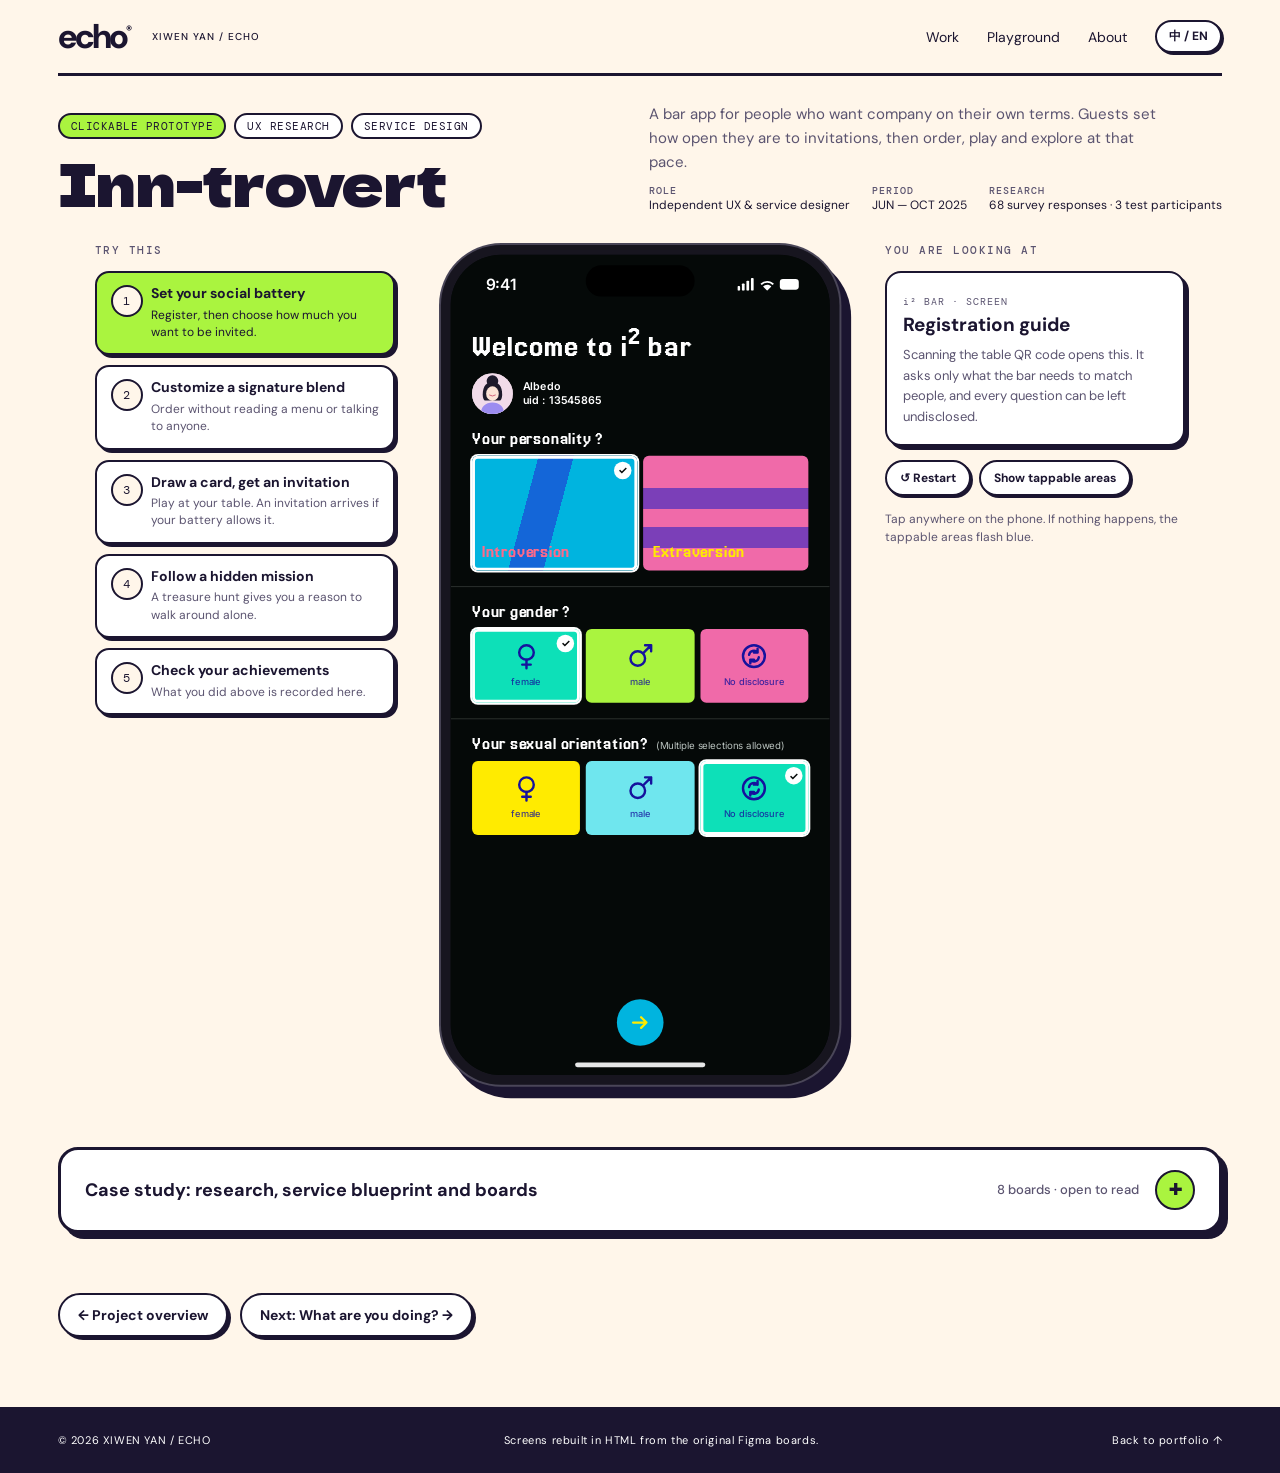
<file: inn-trovert-process.html>
<!doctype html><html lang="en"><head><meta charset="UTF-8"><meta name="viewport" content="width=device-width, initial-scale=1">
<title>Inn-trovert — Process & prototype · Xiwen (Echo) Yan</title>
<meta name="description" content="Inn-trovert: a bar app for socially anxious guests. Tap through the prototype: set your social battery, customize a drink, answer a game invitation and follow a hidden mission.">
<link rel="canonical" href="https://portfolio.xiwenyan.top/inn-trovert-process.html">
<meta name="author" content="Xiwen Yan (Echo Yan)"><meta name="theme-color" content="#0de0b8">
<meta property="og:type" content="article"><meta property="og:title" content="Inn-trovert — clickable prototype by Xiwen (Echo) Yan">
<meta property="og:description" content="A gentler way into social connection. Tap through the bar app prototype.">
<meta property="og:url" content="https://portfolio.xiwenyan.top/inn-trovert.html"><meta property="og:image" content="https://portfolio.xiwenyan.top/assets/inn-cover.webp">
<meta name="twitter:card" content="summary_large_image">
<link rel="icon" href="assets/avatar.png">
<link rel="stylesheet" href="proto.css">
<link rel="stylesheet" href="https://fonts.googleapis.com/css2?family=Jersey+20&family=Jersey+15&family=Inter:wght@400;500;600;700&display=swap">
<style>
:root{--accent:#aaf43f}
/* i² bar — screens rebuilt from the Inn-trovert UI kit: Jersey 20 + Inter, five loud colours on near-black */
.inn{--teal:#0de0b8;--yellow:#ffeb00;--lime:#aaf43f;--pink:#f06aa9;--lpink:#f6a2c5;--blue:#00b4df;--cyan:#6fe6ee;--navy:#15129d;--bg:#050908;background:var(--bg);color:#fff;font-family:'Inter',sans-serif}
.inn .screen{background:var(--bg)}
.inn .j{font-family:'Jersey 20','Jersey 15',sans-serif;font-weight:400;letter-spacing:.3px}
.inn .bar{display:flex;align-items:center;gap:12px;height:46px;padding:0 20px;border-bottom:1px solid #2a302e;font-family:'Jersey 20',sans-serif;font-size:21px;flex:none}
.inn .bar button{display:grid;place-items:center;width:30px;height:30px}
.inn .bar svg{width:24px;height:24px;fill:#fff}
.inn .pad{padding:18px 22px 26px}
.inn h2{font-family:'Jersey 20',sans-serif;font-weight:400;font-size:33px;line-height:1.02;letter-spacing:.3px}
.inn .q{font-family:'Jersey 20',sans-serif;font-size:19px;margin:16px 0 8px;display:flex;align-items:baseline;gap:8px}
.inn .q small{font-family:'Inter';font-size:10px;color:#b9c2be}
.inn .who{display:flex;align-items:center;gap:10px;font-size:11px;font-weight:600;line-height:1.35}
.inn .ava{display:block;width:42px;height:42px;border-radius:50%;background:#f1dbe9;flex:none;overflow:hidden}
.inn .ava svg{width:100%;height:100%;display:block}
.inn hr{border:0;border-top:1px solid #2a302e;margin:16px -22px 0}
.inn .grid{display:grid;gap:6px}.inn .g2{grid-template-columns:1fr 1fr}.inn .g3{grid-template-columns:repeat(3,1fr)}
.inn .tile{position:relative;border-radius:6px;padding:10px;min-height:76px;color:var(--navy);font-family:'Jersey 20',sans-serif;font-size:17px;line-height:1;display:flex;flex-direction:column;align-items:center;justify-content:center;gap:6px;text-align:center;transition:transform .12s,filter .12s,box-shadow .12s}
.inn .tile:active{transform:scale(.96)}
.inn .tile small{font-family:'Inter';font-size:9.5px;line-height:1.3;font-weight:500;opacity:.8}
.inn .tile svg{width:30px;height:30px;fill:none;stroke:currentColor;stroke-width:2;stroke-linecap:round;stroke-linejoin:round}
.inn .tile[aria-checked=true]{box-shadow:inset 0 0 0 3px #fff,0 0 0 2px #fff;z-index:1}
.inn .tile[aria-checked=true]::after{content:'✓';position:absolute;right:6px;top:6px;width:18px;height:18px;border-radius:50%;background:#fff;color:#050908;font:700 11px/18px Inter,sans-serif;text-align:center;text-shadow:none}
.c-teal{background:var(--teal)}.c-yellow{background:var(--yellow)}.c-lime{background:var(--lime)}.c-pink{background:var(--pink)}.c-lpink{background:var(--lpink)}.c-blue{background:var(--blue)}.c-cyan{background:var(--cyan)}.c-cream{background:#fff6a8}.c-purple{background:#a85be8}
.inn .round{width:48px;height:48px;border-radius:50%;display:grid;place-items:center;font-size:24px;font-weight:700}
.inn .round svg{width:22px;height:22px;fill:none;stroke-width:2.6;stroke-linecap:round;stroke-linejoin:round}
.inn .nav2{display:flex;justify-content:center;gap:18px;padding:14px 0 30px;flex:none}
.inn .pill{display:block;width:100%;padding:13px;border-radius:30px;background:var(--lime);color:#0a8f79;font-family:'Jersey 20',sans-serif;font-size:26px;text-align:center}
.inn .pill.y{background:var(--yellow);color:#f0791f}
.inn .fine{font-size:9.5px;color:#9aa5a0;text-align:center;margin-top:10px}
/* personality tiles */
.inn .persona{height:118px;align-items:flex-start;justify-content:flex-end;font-size:19px;overflow:hidden}
.inn .persona.i{background:linear-gradient(105deg,var(--blue) 0 34%,#1466d8 34% 52%,var(--blue) 52%);color:#ff6a8a}
.inn .persona.e{background:linear-gradient(180deg,var(--pink) 0 28%,#7b3fb8 28% 46%,var(--pink) 46% 62%,#7b3fb8 62% 80%,var(--pink) 80%);color:var(--yellow)}
/* social battery */
.inn .battery{position:relative;height:44px;border-radius:6px;background:#1f7f7d;overflow:hidden;display:grid;grid-template-columns:repeat(3,1fr)}
.inn .battery i{position:absolute;left:0;top:0;bottom:0;background:linear-gradient(90deg,var(--teal),#19f0cf);transition:width .25s cubic-bezier(.2,.8,.2,1)}
.inn .battery button{position:relative;z-index:1;height:100%}
.inn .levels{display:grid;grid-template-columns:repeat(3,1fr);gap:8px;font-size:9.5px;font-weight:600;line-height:1.3;margin-top:8px}
.inn .levels span{opacity:.5;transition:opacity .2s}.inn .levels span.on{opacity:1;color:var(--lime)}
/* home */
.inn .welcome{font-family:'Jersey 20',sans-serif;font-size:44px;line-height:1.12;padding:26px 30px 20px}
.inn .welcome sup{font-size:.55em}
.inn .big{height:226px;font-size:25px;align-items:flex-start;justify-content:center;text-align:left;padding:0 34px;line-height:1.05}
.inn .mid{height:142px;align-items:flex-start;justify-content:flex-start;text-align:left;padding:14px 10px;font-size:19px}
.inn .mid small{margin-top:14px;font-size:10px}
.inn .tabs{flex:none;display:grid;grid-template-columns:repeat(4,1fr);background:#5b625f;padding:8px 6px 26px;border-radius:14px 14px 0 0}
.inn .tabs button{display:flex;flex-direction:column;align-items:center;gap:4px;font-size:9.5px;font-weight:600;color:#fff}
.inn .tabs i{width:40px;height:40px;border-radius:50%;background:#e9eceb;display:grid;place-items:center;transition:background .2s}
.inn .tabs svg{width:22px;height:22px;fill:none;stroke:#2c3331;stroke-width:1.8;stroke-linecap:round;stroke-linejoin:round}
.inn .tabs .cur i{background:var(--lime)}.inn .tabs .cur svg{stroke:#0a8f79}
/* blend builder */
.inn .abv{height:150px;overflow:hidden;align-items:stretch;justify-content:space-between;padding:8px 10px;color:#fff;text-shadow:2px 2px 0 rgba(0,0,0,.18)}
.inn .abv::before{content:'';position:absolute;left:-18px;top:-10px;width:110px;height:110px;border-radius:50%;background:var(--yellow);opacity:.95}
.inn .abv b{position:relative;font-weight:400;font-size:46px;line-height:.9;text-align:left}.inn .abv b+b{text-align:right}
.inn .abv span{position:relative;font-size:16px;color:var(--navy);text-shadow:none;text-align:right}
.inn .frag{height:100px;font-size:16px}.inn .taste{height:150px;font-size:21px}
.inn .progress{display:flex;gap:5px;margin:10px 0 2px}.inn .progress i{flex:1;height:4px;border-radius:2px;background:#2a302e}.inn .progress i.on{background:var(--lime)}
.inn .recipe{border-radius:10px;background:var(--teal);color:var(--navy);padding:18px;margin-top:14px}
.inn .recipe h3{font-family:'Jersey 20',sans-serif;font-weight:400;font-size:30px;line-height:1}
.inn .recipe dl{margin:14px 0 0;display:grid;grid-template-columns:auto 1fr;gap:8px 14px;font-size:13px}
.inn .recipe dt{font-family:'Jersey 20',sans-serif;font-size:16px;color:#0b6b5b}.inn .recipe dd{margin:0;font-weight:600}
.inn .glass{height:120px;display:grid;place-items:center;margin-top:16px}
.inn .glass svg{height:120px}
/* game */
.inn .table{font-family:'Jersey 20',sans-serif;font-size:50px;line-height:1;color:#7d8683;display:flex;align-items:flex-end;justify-content:space-between}
.inn .table small{font-family:'Inter';font-size:10px;color:#fff;padding-bottom:6px}
.inn .seat{border-radius:6px;padding:9px 8px;color:var(--navy);font-size:10px;font-weight:600;text-align:center;line-height:1.5;position:relative;overflow:hidden}
.inn .seat::before{content:attr(data-no);position:absolute;left:4px;top:-8px;font-family:'Jersey 20',sans-serif;font-size:38px;opacity:.22}
.inn .seat button{display:block;width:74%;margin:4px auto 0;padding:3px;border-radius:3px;background:#fff;font-size:9.5px;font-weight:600;color:#333}
.inn .seat button+button{background:#5b625f;color:#fff}
.inn .seat button.sent{background:var(--navy);color:#fff}
.inn .game{height:112px;font-size:14px}
.inn .game i{width:44px;height:44px;border-radius:50%;background:rgba(255,255,255,.35);display:grid;place-items:center;font-style:normal;font-size:22px;border:2px solid currentColor}
.inn .deck{position:relative;width:250px;height:340px;margin:34px auto 0}
.inn .deck::before,.inn .deck::after{content:'';position:absolute;inset:0;border-radius:8px}
.inn .deck::before{background:var(--yellow);transform:rotate(-5deg) translate(6px,8px)}.inn .deck::after{background:var(--lime);transform:rotate(4deg) translate(4px,-2px)}
.inn .draw{position:absolute;inset:0;z-index:1;border-radius:8px;background:var(--cyan);color:var(--navy);font-family:'Jersey 20',sans-serif;display:flex;flex-direction:column;align-items:center;padding:22px 24px;text-align:center;transform:rotate(-2deg)}
.inn .draw.flip{animation:flip .45s cubic-bezier(.3,.7,.3,1)}
@keyframes flip{0%{transform:rotate(-2deg) rotateY(0)}50%{transform:rotate(-2deg) rotateY(90deg) scale(1.04)}100%{transform:rotate(-2deg) rotateY(0)}}
.inn .draw small{font-family:'Jersey 20';font-size:17px}
.inn .draw b{font-weight:400;font-size:38px;line-height:1;margin:auto 0 10px}
.inn .draw p{font-family:'Inter';font-weight:600;font-size:14px;line-height:1.45;margin-bottom:auto}
.inn .draw.start b{margin:auto}
.inn .count{text-align:center;font-family:'Jersey 20',sans-serif;font-size:16px;margin-top:30px}
.inn .passrow{display:flex;justify-content:center;gap:10px;margin-top:14px}
.inn .passrow button{font-size:11px;font-weight:600;padding:8px 14px;border-radius:20px;border:1px solid #4a524f;color:#cfd6d3}
.inn .me{position:absolute;left:28px;bottom:44px}
.inn .invite{position:absolute;inset:98px 0 0;z-index:5;display:grid;place-items:start center;padding-top:34px;background:rgba(5,9,8,.82);opacity:0;pointer-events:none;transition:opacity .25s}
.inn .invite.show{opacity:1;pointer-events:auto}
.inn .invite>div{width:262px;border-radius:14px;background:#e9ecec;color:#333;padding:18px 16px;text-align:center;box-shadow:-14px 10px 0 -4px #6a8f1e,14px -6px 0 -4px #2d7f86;transform:translateY(30px) scale(.9);transition:transform .35s cubic-bezier(.2,1.3,.4,1)}
.inn .invite.show>div{transform:none}
.inn .invite h4{margin:0 0 12px;font-family:'Jersey 20',sans-serif;font-weight:400;font-size:18px;color:#f08a1f}
.inn .invite .ava{width:96px;height:96px;margin:0 auto 6px;background:#f6d5cc}
.inn .invite .uid{font-size:10px;font-weight:600;line-height:1.5}
.inn .invite .ask{margin:12px 0;padding:12px;border-radius:8px;background:#f8e8cf;font-size:11px;line-height:1.5}
.inn .invite .ask b{display:block;font-family:'Jersey 20',sans-serif;font-weight:400;font-size:16px;color:#f08a1f;margin-bottom:4px}
.inn .invite .yn{display:grid;grid-template-columns:1fr 1fr;gap:4px}
.inn .invite .yn button{padding:14px;border-radius:5px;background:var(--cyan);color:#f06aa9;font-family:'Jersey 20',sans-serif;font-size:15px}
.inn .invite .yn button+button{background:var(--pink);color:var(--cyan)}
/* missions */
.inn .brief{border-radius:4px;background:var(--lime);color:var(--navy);padding:22px 18px;font-size:11.5px;font-weight:600;line-height:1.75;margin-top:14px}
.inn .brief p+p{margin-top:14px}.inn .brief .ask{font-family:'Jersey 20',sans-serif;font-size:17px;line-height:1.2;margin-top:26px}
.inn .embark{display:flex;justify-content:space-between;align-items:center;width:100%;margin-top:14px;padding:16px 18px;border-radius:4px;background:var(--yellow);color:#f0541f;font-family:'Jersey 20',sans-serif;font-size:19px;line-height:1.05;text-align:left}
.inn .hunt{display:block;width:100%;text-align:left;border-radius:4px;padding:18px 20px;margin-top:8px;font-family:'Jersey 20',sans-serif;font-size:17px;line-height:1.15;color:var(--navy);position:relative}
.inn .hunt:first-child{padding:34px 20px}
.inn .hunt small{display:block;font-size:13px;color:#f06aa9;margin-top:8px}
.inn .hunt.found::after{content:'FOUND';position:absolute;right:12px;top:10px;font-size:12px;padding:2px 8px;border-radius:3px;background:var(--navy);color:#fff}
.inn .hunt.sealed{filter:saturate(.3) brightness(.55)}
.inn .clue{border-radius:4px;background:var(--teal);color:var(--navy);padding:44px 26px 34px;text-align:center;margin-top:14px}
.inn .clue p{font-family:'Jersey 20',sans-serif;font-size:19px;line-height:1.25}
.inn .clue .rule{display:flex;align-items:center;gap:10px;margin:30px 0;color:#0b8f7a}
.inn .clue .rule::before,.inn .clue .rule::after{content:'';flex:1;border-top:1.5px dashed currentColor}
.inn .clue .rule svg{width:22px;height:22px;fill:none;stroke:currentColor;stroke-width:1.6}
.inn .clue em{display:block;font-style:normal;font-size:11.5px;font-weight:600;line-height:1.6;color:#08695a}
.inn .sub{font-size:10.5px;line-height:1.5;font-weight:500;margin-top:8px;color:#d7deda}
.inn .card-won{display:block;width:230px;margin:6px auto 0;border-radius:6px;box-shadow:0 0 0 3px #fff,0 14px 40px rgba(13,224,184,.45);animation:won .6s cubic-bezier(.2,1.4,.4,1)}
@keyframes won{from{transform:translateY(60px) rotate(-8deg) scale(.7);opacity:0}}
/* achievements */
.inn .achs{display:grid;grid-template-columns:1fr 1fr;gap:6px}
.inn .ach{position:relative;min-height:66px;border-radius:4px;padding:8px 9px 22px;text-align:left;font-family:'Jersey 20',sans-serif;font-size:13px;line-height:1.1;color:var(--navy)}
.inn .ach span{position:absolute;right:8px;bottom:6px;display:flex;align-items:center;gap:5px;font-family:'Inter';font-size:9px;font-weight:700}
.inn .ach svg{width:16px;height:16px;fill:currentColor}
.inn .ach.locked{filter:saturate(.35) brightness(.45)}
.inn .ach.new{animation:pop .5s cubic-bezier(.2,1.5,.4,1)}@keyframes pop{from{transform:scale(.8)}}
.inn .badge{border-radius:4px;background:var(--teal);color:var(--navy);padding:14px;text-align:center}
.inn .badge img{display:block;width:100%;border-radius:3px}
.inn .badge h3{font-family:'Jersey 20',sans-serif;font-weight:400;font-size:27px;letter-spacing:1px;text-transform:uppercase;margin:10px 0}
.inn .badge .won{border-radius:4px;background:#0d8f79;color:#fff;padding:12px;font-size:10.5px;font-weight:600;line-height:1.5}
.inn .badge .won b{display:block;font-family:'Jersey 20',sans-serif;font-weight:400;font-size:19px;margin-bottom:6px}
.inn .badge .how{text-align:left;font-family:'Jersey 20',sans-serif;font-size:15px;line-height:1.25;margin:12px 0}
.inn .badge .clues{border-radius:4px;background:var(--lime);padding:14px;text-align:left;font-family:'Jersey 20',sans-serif;font-size:15px;line-height:1.3}
.inn .badge .clues small{display:block;font-family:'Inter';font-size:10.5px;font-weight:600;margin-bottom:10px}
.inn .badge.locked{background:#5f5b12;color:#e9e7c4}.inn .badge.locked img{filter:grayscale(1) brightness(.35) contrast(1.4)}
.inn .badge.locked .clues{background:#7f8f24;color:#f3f6d8;text-align:center;font-family:'Inter';font-size:11.5px;font-weight:600;line-height:1.6}
.inn .badge.locked .clues b{display:block;margin-bottom:12px}
/* account */
.inn .fields{flex:1;display:grid;gap:5px}
.inn .fields span{display:flex;justify-content:space-between;padding:5px 10px;border-radius:4px;font-size:10px;font-weight:600;color:var(--navy)}
.inn .banner{margin:16px -22px;padding:22px;height:112px;background:radial-gradient(120% 140% at 80% 40%,#b06ad9 0,#3a7f8f 40%,#12201d 78%);font-family:'Jersey 20',sans-serif;font-size:19px;color:var(--teal)}
.inn .banner small{display:block;font-size:13px;color:#fff}
.inn .acct .tile{min-height:84px;font-size:15px}
</style></head><body>
<a class="skip" href="#prototype" data-en="Skip to the prototype" data-zh="跳到原型">Skip to the prototype</a>
<header class="site"><a class="wordmark" href="inn-trovert.html">echo<span>®</span><small>Xiwen Yan / Echo</small></a><nav aria-label="Main navigation"><a href="index.html#work" data-en="Work" data-zh="作品">Work</a><a href="index.html#play" data-en="Playground" data-zh="实验场">Playground</a><a href="index.html#about" data-en="About" data-zh="关于">About</a></nav><button id="language" aria-label="Switch to Chinese">中 / EN</button></header>

<main>
<section class="intro">
  <div>
    <div class="tags"><span class="chip accent" data-en="CLICKABLE PROTOTYPE" data-zh="可点击原型">CLICKABLE PROTOTYPE</span><span class="chip">UX RESEARCH</span><span class="chip">SERVICE DESIGN</span></div>
    <h1>Inn-trovert</h1>
  </div>
  <div>
    <p class="lead" data-en="A bar app for people who want company on their own terms. Guests set how open they are to invitations, then order, play and explore at that pace." data-zh="一个让人按自己的节奏参与社交的酒吧应用。客人先设定自己愿意被邀请的程度，再以这个节奏点单、游戏和探索。">A bar app for people who want company on their own terms. Guests set how open they are to invitations, then order, play and explore at that pace.</p>
    <div class="facts"><span><b data-en="ROLE" data-zh="角色">ROLE</b><span data-en="Independent UX &amp; service designer" data-zh="独立 UX 与服务设计">Independent UX &amp; service designer</span></span><span><b data-en="PERIOD" data-zh="时间">PERIOD</b>JUN — OCT 2025</span><span><b data-en="RESEARCH" data-zh="研究">RESEARCH</b><span data-en="68 survey responses · 3 test participants" data-zh="68 份问卷 · 3 位测试参与者">68 survey responses · 3 test participants</span></span></div>
  </div>
</section>

<section class="stage" id="prototype">
  <aside class="panel">
    <h2 data-en="TRY THIS" data-zh="试试这些">TRY THIS</h2>
    <ol class="tasks">
      <li><button data-go="reg1" data-screens="reg1,reg2" data-task="reg"><b data-en="Set your social battery" data-zh="设定你的社交电量">Set your social battery</b><span data-en="Register, then choose how much you want to be invited." data-zh="注册，并选择你愿意被邀请的程度。">Register, then choose how much you want to be invited.</span></button></li>
      <li><button data-go="flavor" data-screens="flavor,alcohol,fragrance,taste,blend" data-task="blend"><b data-en="Customize a signature blend" data-zh="定制一杯专属特调">Customize a signature blend</b><span data-en="Order without reading a menu or talking to anyone." data-zh="不用看酒单，也不用开口，就能点一杯。">Order without reading a menu or talking to anyone.</span></button></li>
      <li><button data-go="join" data-screens="join,select,play" data-task="game"><b data-en="Draw a card, get an invitation" data-zh="抽一张牌，收到邀请">Draw a card, get an invitation</b><span data-en="Play at your table. An invitation arrives if your battery allows it." data-zh="在本桌开始游戏；电量允许时，会收到其他桌的邀请。">Play at your table. An invitation arrives if your battery allows it.</span></button></li>
      <li><button data-go="mission" data-screens="mission,hunts,clue,reward" data-task="hunt"><b data-en="Follow a hidden mission" data-zh="完成一个隐藏任务">Follow a hidden mission</b><span data-en="A treasure hunt gives you a reason to walk around alone." data-zh="寻宝任务，让一个人在店里走动也有理由。">A treasure hunt gives you a reason to walk around alone.</span></button></li>
      <li><button data-go="ach" data-screens="ach,achd" data-task="ach"><b data-en="Check your achievements" data-zh="查看成就">Check your achievements</b><span data-en="What you did above is recorded here." data-zh="上面做过的事，都会记录在这里。">What you did above is recorded here.</span></button></li>
    </ol>
  </aside>

  <div class="device"><div id="live" class="phone inn" data-start="reg1">
    <div class="statusbar"><span>9:41</span><svg viewBox="0 0 70 14"><rect x="0" y="9" width="3" height="5" rx="1"/><rect x="5" y="6" width="3" height="8" rx="1"/><rect x="10" y="3" width="3" height="11" rx="1"/><rect x="15" y="0" width="3" height="14" rx="1"/><path d="M33 3.2c3 0 5.600 1.200 7.500 3.100l-1.500 1.500a8.400 8.400 0 0 0-12 0l-1.500-1.500A10.600 10.600 0 0 1 33 3.200zm0 4.200c1.800 0 3.400.7 4.600 1.900L33 14l-4.600-4.700A6.500 6.500 0 0 1 33 7.400z"/><rect x="47" y="1" width="21" height="12" rx="3.500"/></svg></div>

    <!-- Registration -->
    <section class="screen" data-screen="reg1" data-title="Registration guide" data-title-zh="注册引导" data-note-en="Scanning the table QR code opens this. It asks only what the bar needs to match people, and every question can be left undisclosed." data-note-zh="扫描桌上的二维码后进入。只询问匹配所需的信息，每一项都可以选择不透露。">
      <div class="scroll"><div class="pad">
        <h2>Welcome to i<sup>2</sup> bar</h2>
        <div class="who" style="margin-top:10px"><span class="ava"><svg viewBox="0 0 42 42"><use href="#ava"/></svg></span><span>Albedo<br>uid : 13545865</span></div>
        <div class="q">Your personality ?</div>
        <div class="grid g2" role="radiogroup" data-key="persona"><button class="tile persona i" role="radio" aria-checked="true">Introversion</button><button class="tile persona e" role="radio" aria-checked="false">Extraversion</button></div>
        <hr><div class="q">Your gender ?</div>
        <div class="grid g3" role="radiogroup" data-key="gender"><button class="tile c-teal" role="radio" aria-checked="true"><svg viewBox="0 0 24 24"><circle cx="12" cy="9" r="6"/><path d="M12 15v7M8.500 19h7"/></svg><small>female</small></button><button class="tile c-lime" role="radio" aria-checked="false"><svg viewBox="0 0 24 24"><circle cx="10" cy="14" r="6"/><path d="M14.500 9.500 21 3m-5 0h5v5"/></svg><small>male</small></button><button class="tile c-pink" role="radio" aria-checked="false"><svg viewBox="0 0 24 24"><circle cx="12" cy="12" r="9"/><path d="M8 11a4 4 0 0 1 7-2m1 4a4 4 0 0 1-7 2M15 6v3h-3M9 18v-3h3"/></svg><small>No disclosure</small></button></div>
        <hr><div class="q">Your sexual orientation? <small>(Multiple selections allowed)</small></div>
        <div class="grid g3" data-multi><button class="tile c-yellow" aria-checked="false"><svg viewBox="0 0 24 24"><circle cx="12" cy="9" r="6"/><path d="M12 15v7M8.500 19h7"/></svg><small>female</small></button><button class="tile c-cyan" aria-checked="false"><svg viewBox="0 0 24 24"><circle cx="10" cy="14" r="6"/><path d="M14.500 9.500 21 3m-5 0h5v5"/></svg><small>male</small></button><button class="tile c-teal" aria-checked="true"><svg viewBox="0 0 24 24"><circle cx="12" cy="12" r="9"/><path d="M8 11a4 4 0 0 1 7-2m1 4a4 4 0 0 1-7 2M15 6v3h-3M9 18v-3h3"/></svg><small>No disclosure</small></button></div>
      </div></div>
      <div class="nav2"><button class="round c-blue" data-go="reg2" aria-label="Next"><svg viewBox="0 0 24 24" stroke="#ffeb00"><path d="M4 12h15m-6-6 6 6-6 6"/></svg></button></div>
    </section>

    <section class="screen" data-screen="reg2" data-title="Social battery" data-title-zh="社交电量" data-note-en="The core setting. In the survey, most passive participants said they rarely start a conversation but will join when invited. This slider decides whether the app may interrupt you. Try “Low battery”, then play a game." data-note-zh="核心设置。问卷中，多数被动参与者表示很少主动开口，但被邀请时愿意加入。这个滑块决定应用是否可以打扰你。试试选「低电量」，再去玩一局游戏。">
      <div class="scroll"><div class="pad">
        <h2>Welcome to i<sup>2</sup> bar</h2>
        <div class="who" style="margin-top:10px"><span class="ava"><svg viewBox="0 0 42 42"><use href="#ava"/></svg></span><span>Albedo<br>uid : 13545865</span></div>
        <div class="q" style="font-size:17px;line-height:1.15">Would you like to be interrupted (invited) during your drinking session?</div>
        <div class="battery" id="battery"><i style="width:66.6%"></i><button data-act data-level="2" aria-label="High energy"></button><button data-act data-level="1" aria-label="Moderate"></button><button data-act data-level="0" aria-label="Low battery"></button></div>
        <div class="levels" id="levels"><span>High Energy (Active Engagement)</span><span class="on">Moderate (as circumstances permit)</span><span>Low battery (prefer not to be disturbed)</span></div>
        <hr><div class="q">The game genre you prefer ?</div>
        <div class="grid g3" data-multi><button class="tile c-lime" aria-checked="false"><small>Werewolf</small></button><button class="tile c-blue" aria-checked="true"><small>Truth or Dare</small></button><button class="tile c-yellow" aria-checked="false"><small>Rock-Paper-Scissors</small></button><button class="tile c-teal" aria-checked="false"><small>Touring Gardens</small></button><button class="tile c-pink" aria-checked="false"><small>Competitive Board Game</small></button><button class="tile c-lime" aria-checked="false"><small>“Don’t Do It” Challenge</small></button></div>
        <hr style="margin-bottom:20px">
        <button class="pill" data-act="register">Completed</button>
        <p class="fine">You can modify your settings anytime in [Account].</p>
      </div></div>
    </section>

    <!-- Home -->
    <section class="screen" data-screen="home" data-title="Home" data-title-zh="首页" data-note-en="Two things a guest came for on top, three low-pressure ways to join in below. Nothing here requires talking to a stranger first." data-note-zh="上方是客人原本就要做的两件事，下方是三种低压力的参与方式。这里没有任何一步需要先和陌生人开口。">
      <div class="bar" style="border-bottom-color:#fff"><svg viewBox="0 0 24 24"><path d="M3 5h18v2.500H3zm0 5.800h18v2.500H3zm0 5.700h18V19H3z"/></svg></div>
      <div class="scroll">
        <div class="welcome">Welcome to<br>i<sup>2</sup> bar</div>
        <div class="grid g2" style="padding:0 16px"><button class="tile c-yellow big" data-go="flavor">Order<br>Meals</button><button class="tile c-blue big" data-act="soon" style="color:var(--lime)">Latest<br>Events</button></div>
        <div class="q" style="padding:0 16px;font-size:16px">Looking for some fun? ↓</div>
        <div class="grid g3" style="padding:0 16px 16px"><button class="tile c-lime mid" data-go="flavor" style="color:#0a8f79">Impression Beverages<small>Not sure what to drink? Go for this one.</small></button><button class="tile c-blue mid" data-go="join" style="color:var(--lime)">Start Game<small style="color:#0b5b8f">A variety of games for you to choose from</small></button><button class="tile c-teal mid" data-go="mission" style="color:var(--pink)">Hidden Mission<small style="color:#0b6b5b">Uncovering the Secrets of Bars</small></button></div>
      </div>
      <nav class="tabs" data-tab="home"></nav>
    </section>

    <!-- Impression Beverages -->
    <section class="screen" data-screen="flavor" data-title="Impression Beverages · flavour" data-title-zh="印象特调 · 口味" data-note-en="Ordering is the first awkward moment in a bar. Instead of a wine list, guests describe what they like in plain words." data-note-zh="点单是酒吧里第一个尴尬时刻。这里不给酒单，而是让客人用日常的词描述自己喜欢什么。">
      <div class="bar"><button data-back aria-label="Back"><svg viewBox="0 0 24 24"><use href="#back"/></svg></button>Impression Beverages</div>
      <div class="scroll"><div class="pad"><h2 style="font-size:29px">Customize your signature blend.</h2><div class="progress"><i class="on"></i><i></i><i></i><i></i></div>
        <div class="q">Preferred flavor? <small>(Please select 1–2 options)</small></div>
        <div class="grid g2" data-multi data-max="2" data-key="flavor"><button class="tile c-teal" style="height:104px" aria-checked="true" data-v="Sour">Sour<small>Lime, yogurt, lemon, kombucha, etc.</small></button><button class="tile c-cyan" style="height:104px" aria-checked="false" data-v="Sweet">Sweet<small>Honey, flavored syrups, sucrose, maltose, etc.</small></button><button class="tile c-yellow" style="height:104px" aria-checked="false" data-v="Bitter">Bitter<small>Coffee, bitters, tea, dark chocolate, tonic water, etc.</small></button><button class="tile c-lime" style="height:104px" aria-checked="false" data-v="Spicy">Spicy<small>Cinnamon, pepper, chili peppers, ginger, etc.</small></button><button class="tile c-blue" style="height:104px;color:var(--yellow)" aria-checked="false" data-v="Salty">Salty<small>Sea salt, olives, cheese, preserved plums, etc.</small></button><button class="tile c-lime" style="height:104px;background:#d4fb8a" aria-checked="false" data-v="Savory">Savory<small>Kelp, nori, dried scallops, beef broth, etc.</small></button></div>
      </div></div>
      <div class="nav2"><button class="round c-blue" data-go="alcohol" aria-label="Next"><svg viewBox="0 0 24 24" stroke="#ffeb00"><path d="M4 12h15m-6-6 6 6-6 6"/></svg></button></div>
    </section>
    <section class="screen" data-screen="alcohol" data-title="Impression Beverages · alcohol" data-title-zh="印象特调 · 酒精度" data-note-en="Alcohol content is described by how it feels, so nobody has to admit they don’t know what 15% means." data-note-zh="酒精度用「感觉」来描述，没有人需要承认自己不清楚 15% 意味着什么。">
      <div class="bar"><button data-back aria-label="Back"><svg viewBox="0 0 24 24"><use href="#back"/></svg></button>Impression Beverages</div>
      <div class="scroll"><div class="pad"><h2 style="font-size:29px">Customize your signature blend.</h2><div class="progress"><i class="on"></i><i class="on"></i><i></i><i></i></div>
        <div class="q">Alcohol Content ?</div>
        <div class="grid g2" role="radiogroup" data-key="abv"><button class="tile abv c-teal" role="radio" aria-checked="true" data-v="A little tipsy · 3–5%"><b>3%</b><span>A little tipsy</span><b>–5%</b></button><button class="tile abv c-lime" role="radio" aria-checked="false" data-v="A little drunk · 5–15%"><b>5%–</b><span>A little drunk</span><b>15%</b></button><button class="tile abv c-pink" role="radio" aria-checked="false" data-v="Got so drunk · 15–30%"><b>15%</b><span>Got so drunk</span><b>–30%</b></button><button class="tile abv c-blue" role="radio" aria-checked="false" data-v="Dead drunk · 30–55%"><b>30%</b><span>Dead drunk</span><b>–55%</b></button></div>
      </div></div>
      <div class="nav2"><button class="round c-yellow" data-back aria-label="Previous"><svg viewBox="0 0 24 24" stroke="#00b4df"><path d="M20 12H5m6-6-6 6 6 6"/></svg></button><button class="round c-blue" data-go="fragrance" aria-label="Next"><svg viewBox="0 0 24 24" stroke="#ffeb00"><path d="M4 12h15m-6-6 6 6-6 6"/></svg></button></div>
    </section>
    <section class="screen" data-screen="fragrance" data-title="Impression Beverages · fragrance" data-title-zh="印象特调 · 香气" data-note-en="Nine fragrances, pick up to two. Selecting a third swaps out the oldest, so there is no error state to recover from." data-note-zh="九种香气，最多选两种。选第三个时会自动替换最早的选择，不会出现需要纠错的状态。">
      <div class="bar"><button data-back aria-label="Back"><svg viewBox="0 0 24 24"><use href="#back"/></svg></button>Impression Beverages</div>
      <div class="scroll"><div class="pad"><h2 style="font-size:29px">Customize your signature blend.</h2><div class="progress"><i class="on"></i><i class="on"></i><i class="on"></i><i></i></div>
        <div class="q">Fragrance Type ? <small>(Please select 1–2 options)</small></div>
        <div class="grid g3" data-multi data-max="2" data-key="fragrance"><button class="tile frag c-teal" aria-checked="true" data-v="Jasmine">Jasmine</button><button class="tile frag c-lime" aria-checked="false" data-v="Green Grapes">Green Grapes</button><button class="tile frag c-blue" style="color:#fff" aria-checked="false" data-v="White Peach">White Peach</button><button class="tile frag c-lime" aria-checked="false" data-v="Osmanthus">Osmanthus</button><button class="tile frag c-teal" aria-checked="false" data-v="Green Lime">Green Lime</button><button class="tile frag c-lpink" aria-checked="false" data-v="Melon">Melon</button><button class="tile frag c-lpink" aria-checked="false" data-v="Coconut">Coconut</button><button class="tile frag c-cyan" aria-checked="false" data-v="Peppermint">Peppermint</button><button class="tile frag c-cream" style="color:var(--pink)" aria-checked="false" data-v="Rose">Rose</button></div>
      </div></div>
      <div class="nav2"><button class="round c-yellow" data-back aria-label="Previous"><svg viewBox="0 0 24 24" stroke="#00b4df"><path d="M20 12H5m6-6-6 6 6 6"/></svg></button><button class="round c-blue" data-go="taste" aria-label="Next"><svg viewBox="0 0 24 24" stroke="#ffeb00"><path d="M4 12h15m-6-6 6 6-6 6"/></svg></button></div>
    </section>
    <section class="screen" data-screen="taste" data-title="Impression Beverages · texture" data-title-zh="印象特调 · 口感" data-note-en="The last step is texture. Four taps in total and the order goes to the bartender without a word spoken." data-note-zh="最后一步是口感。总共点四下，订单就送到调酒师那里，全程不用开口。">
      <div class="bar"><button data-back aria-label="Back"><svg viewBox="0 0 24 24"><use href="#back"/></svg></button>Impression Beverages</div>
      <div class="scroll"><div class="pad"><h2 style="font-size:29px">Customize your signature blend.</h2><div class="progress"><i class="on"></i><i class="on"></i><i class="on"></i><i class="on"></i></div>
        <div class="q">Taste preferences ?</div>
        <div class="grid g2" role="radiogroup" data-key="taste"><button class="tile taste c-teal" role="radio" aria-checked="true" data-v="Bubble"><svg viewBox="0 0 24 24" style="width:54px;height:54px;stroke:#ffeb00;fill:#ffeb00"><circle cx="14" cy="6" r="4"/><circle cx="8" cy="14" r="3"/><circle cx="14" cy="20" r="2.200"/></svg>Bubble</button><button class="tile taste c-cyan" role="radio" aria-checked="false" data-v="Foam"><svg viewBox="0 0 24 24" style="width:54px;height:54px;stroke:#15129d;fill:#aaf43f"><path d="M5 16a3.500 3.500 0 0 1 1-6.900 5 5 0 0 1 9.500-1A4 4 0 0 1 18 16h-5v3.500h-3V16z"/><circle cx="19" cy="4" r="1.800" fill="none"/></svg>Foam</button><button class="tile taste c-yellow" role="radio" aria-checked="false" data-v="Oils"><svg viewBox="0 0 24 24" style="width:54px;height:54px;stroke:#f08a1f;fill:#f08a1f"><path d="M10 2c3.500 4.500 6 7.500 6 11a6 6 0 0 1-12 0c0-3.500 2.500-6.500 6-11z"/><path d="M18 9c1.600 2.200 3 4 3 6a3.500 3.500 0 0 1-3 3.500" fill="none"/></svg>Oils</button><button class="tile taste c-lime" role="radio" aria-checked="false" data-v="Ice"><svg viewBox="0 0 24 24" style="width:54px;height:54px;stroke:#00b4df;fill:#c9f6ff"><rect x="8" y="2.500" width="9" height="9" rx="1.500"/><rect x="3" y="12" width="9" height="9" rx="1.500"/><rect x="13" y="12" width="9" height="9" rx="1.500"/></svg>Ice</button></div>
      </div></div>
      <div class="nav2"><button class="round c-yellow" data-back aria-label="Previous"><svg viewBox="0 0 24 24" stroke="#00b4df"><path d="M20 12H5m6-6-6 6 6 6"/></svg></button><button class="round c-blue" data-act="mix" aria-label="Mix"><svg viewBox="0 0 24 24" stroke="#ffeb00"><path d="M4 12h15m-6-6 6 6-6 6"/></svg></button></div>
    </section>
    <section class="screen" data-screen="blend" data-title="Your signature blend" data-title-zh="你的专属特调" data-note-en="This confirmation screen is added for the web prototype so the flow has an ending. The original boards stop at the fourth selection." data-note-zh="这个确认页是为网页原型补充的，让流程有一个结尾。原始图版在第四步选择处结束。">
      <div class="bar"><button data-back aria-label="Back"><svg viewBox="0 0 24 24"><use href="#back"/></svg></button>Impression Beverages</div>
      <div class="scroll"><div class="pad">
        <div class="glass"><svg viewBox="0 0 120 120"><path d="M20 14h80L64 62v38h22v8H34v-8h22V62z" fill="none" stroke="#fff" stroke-width="4" stroke-linejoin="round"/><path id="liquid" d="M32 28h56L60 62z" fill="#0de0b8"/><circle cx="92" cy="18" r="9" fill="#ffeb00"/></svg></div>
        <div class="recipe"><h3 id="blend-name">Table C05 blend</h3><dl id="blend-list"></dl></div>
        <button class="pill" style="margin-top:14px" data-act="order">Send to bartender</button>
        <p class="fine">Served to table C05. Saved under Account → History Blend.</p>
      </div></div>
    </section>

    <!-- Game -->
    <section class="screen" data-screen="join" data-title="Join the game" data-title-zh="加入游戏" data-note-en="Other tables show only headcount and game, never faces. “Apply to join” and “Invite them” are both one tap and can be declined on the other side without confrontation." data-note-zh="其他桌只显示人数和正在玩的游戏，不显示面孔。「申请加入」和「邀请他们」都只需一次点击，对方也可以无需当面拒绝。">
      <div class="bar"><button data-back aria-label="Back"><svg viewBox="0 0 24 24"><use href="#back"/></svg></button>Game</div>
      <div class="scroll"><div class="pad" style="padding-top:8px">
        <div class="table">C05<small>Currently at the table---2 people</small></div>
        <div class="grid g2" id="seats" style="margin-top:8px"></div>
        <button class="pill" style="margin-top:14px;background:var(--cyan);color:var(--navy);font-size:22px;border-radius:8px" data-go="select">Right at this table<span style="display:block;font-family:Inter;font-size:9px;font-weight:600">Scan the QR code on the table to join this table.</span></button>
      </div></div>
    </section>
    <section class="screen" data-screen="select" data-title="Select a game" data-title-zh="选择游戏" data-note-en="Nine formats, from talk-heavy to almost silent. The survey showed which formats people actually prefer; Truth or Dare is playable here." data-note-zh="九种游戏形式，从需要大量交谈到几乎不用说话。问卷显示了人们实际偏好的形式；这里可以试玩真心话大冒险。">
      <div class="bar"><button data-back aria-label="Back"><svg viewBox="0 0 24 24"><use href="#back"/></svg></button>Game</div>
      <div class="scroll"><div class="pad" style="padding-top:8px">
        <div class="table">C05<small>Currently at the table---4 people</small></div>
        <div class="grid g3" style="margin-top:8px"><button class="tile game c-teal" data-act="soon"><i style="color:#f0791f">W</i>Werewolf</button><button class="tile game c-lime" data-go="play"><i>♥</i>Truth or Dare</button><button class="tile game c-blue" data-act="soon" style="color:var(--yellow)"><i>✌</i>Rock-Paper-Scissors</button><button class="tile game c-lime" data-act="soon"><i>#</i>Touring Gardens</button><button class="tile game c-teal" data-act="soon"><i>♠</i>Competitive Board Game</button><button class="tile game c-yellow" data-act="soon"><i>!</i>“Don’t Do It” Challenge</button><button class="tile game c-yellow" data-act="soon"><i>◷</i>Timed Game</button><button class="tile game c-blue" data-act="soon" style="color:var(--lime)"><i>✕</i>Chicken Game</button><button class="tile game c-lime" data-act="soon"><i style="color:var(--pink)">●</i>Digital Bomb</button></div>
        <div class="who" style="margin-top:22px"><span class="ava"><svg viewBox="0 0 42 42"><use href="#ava"/></svg></span><span>Albedo<br>uid : 13545865</span></div>
      </div></div>
    </section>
    <section class="screen" data-screen="play" data-title="Truth or Dare" data-title-zh="真心话大冒险" data-note-en="Tap the deck to draw. After two cards an invitation from another table arrives. In testing, participants asked for clearer invitation timing, so it now waits for a pause between cards, and stays silent on Low battery." data-note-zh="点击牌堆抽牌。抽过两张后，会收到另一桌的邀请。测试中参与者希望邀请出现的时机更清晰，因此它会等到两张牌之间的间隙才出现；低电量模式下则保持安静。">
      <div class="bar"><button data-back aria-label="Back"><svg viewBox="0 0 24 24"><use href="#back"/></svg></button>Game</div>
      <div class="deck"><button class="draw start" id="draw" data-act="draw"><small>Truth or Dare</small><b>Click to<br>start<br>drawing</b></button></div>
      <div class="count">Current people number : 3</div>
      <div class="passrow"><button data-act="pass">Pass · no penalty</button></div>
      <div class="who me"><span class="ava"><svg viewBox="0 0 42 42"><use href="#ava"/></svg></span><span>Albedo<br>uid : 13545865</span></div>
      <div class="invite" id="invite"><div>
        <h4>An invitation has arrived!</h4>
        <span class="ava"><svg viewBox="0 0 42 42"><use href="#ava2"/></svg></span>
        <p class="uid">Anthony<br>uid : 58434651</p>
        <div class="ask"><b>Invitation to complete the task:</b>Find strangers also drinking, clink glasses with them, and each say a simple toast.</div>
        <div class="yn"><button data-act="accept">Accept</button><button data-act="refuse">Refuse</button></div>
      </div></div>
    </section>

    <!-- Hidden mission -->
    <section class="screen" data-screen="mission" data-title="Mission briefing" data-title-zh="任务简报" data-note-en="A story gives a solo guest a role. Walking around the bar alone stops looking odd when you are visibly on a quest." data-note-zh="故事给独自前来的客人一个角色。当你明显在「做任务」时，一个人在店里走动就不再显得奇怪。">
      <div class="bar"><button data-back aria-label="Back"><svg viewBox="0 0 24 24"><use href="#back"/></svg></button>Hidden Mission</div>
      <div class="scroll"><div class="pad"><h2 style="color:var(--yellow)">&gt;Welcome,<br>fortunate guest.</h2>
        <div class="brief"><p>&gt; Beneath your feet lies a tavern unlike any ordinary drinking establishment. It is a vessel holding countless logbooks, mechanical blueprints, alchemical secrets, and unfinished poems.</p><p>&gt; Each of its former owners—a retired captain, a fanatical mechanic, a mysterious collector—has hidden their most treasured keepsake here, leaving clues for truly curious souls to uncover.</p><p>&gt; Your quest will be not merely to find objects, but to continue writing this tavern’s history.</p><p class="ask">Are you ready to become the new character in this story?</p></div>
        <button class="embark" data-go="hunts"><span>Embark on the Path<br>of Exploration</span><span>&gt; &gt; &gt;</span></button>
      </div></div>
    </section>
    <section class="screen" data-screen="hunts" data-title="Exploration mission list" data-title-zh="探索任务列表" data-note-en="Five hunts, each tied to a physical task card hidden in the bar. The first is marked for newcomers; the fifth opens once the other four are found." data-note-zh="五个寻宝任务，各对应一张藏在店内的实体任务卡。第一个标注为新手推荐；集齐前四个后，第五个才会开启。">
      <div class="bar"><button data-back aria-label="Back"><svg viewBox="0 0 24 24"><use href="#back"/></svg></button>Hidden Mission</div>
      <div class="scroll"><div class="pad"><h2 style="font-size:24px">Exploration Mission List</h2><p class="sub">Your exploration will be more than just a hunt for items—it will be a continuation of this bar’s history.</p><div id="hunts" style="margin-top:10px"></div></div></div>
    </section>
    <section class="screen" data-screen="clue" data-title="Clue guidance" data-title-zh="线索指引" data-note-en="The app only gives the clue. The card itself is physical: a staff member, the “NPC”, tears off its side strip when you bring it back. The button below stands in for finding it." data-note-zh="应用只提供线索，任务卡本身是实体的：当你把它带回来，扮演「NPC」的店员会撕下侧边的兑奖条。下方按钮用来代替「找到卡片」这一步。">
      <div class="bar"><button data-back aria-label="Back"><svg viewBox="0 0 24 24"><use href="#back"/></svg></button>Hidden Mission</div>
      <div class="scroll"><div class="pad"><h2 style="font-size:23px;line-height:1.1" id="clue-title"></h2><p class="sub">Hidden in the tavern’s corner lies a delightful little story—explore carefully to discover it.</p>
        <div class="clue" id="clue-box"><p id="clue-text"></p><div class="rule"><svg viewBox="0 0 24 24"><circle cx="12" cy="12" r="9"/><path d="m15.500 8.500-2 5-5 2 2-5z"/></svg></div><em id="clue-hint"></em></div>
        <button class="pill y" style="margin-top:14px;font-size:22px" data-act="found">I found the card</button>
      </div></div>
    </section>
    <section class="screen" data-screen="reward" data-title="Task card found" data-title-zh="找到任务卡" data-note-en="The task card as designed for print: story on the front, a peel-off reward strip at the bottom that the NPC tears off to redeem." data-note-zh="这是为印刷设计的任务卡：正面是故事，底部是可撕下的兑奖条，由 NPC 撕下兑换奖励。">
      <div class="bar"><button data-go="hunts" data-replace aria-label="Back"><svg viewBox="0 0 24 24"><use href="#back"/></svg></button>Hidden Mission</div>
      <div class="scroll"><div class="pad" style="text-align:center"><h2 style="font-size:26px;color:var(--yellow)">Achievement unlocked</h2><p class="sub" style="margin-bottom:16px">Show this card to an NPC to redeem your reward.</p>
        <img class="card-won" id="reward-card" alt="">
        <button class="pill" style="margin-top:22px;font-size:21px" data-act="see-ach">View achievement</button>
      </div></div>
    </section>

    <!-- Achievements -->
    <section class="screen" data-screen="ach" data-title="Achievements" data-title-zh="成就" data-note-en="Achievements turn one evening into a reason to come back. Everything you did in this prototype is reflected here; locked ones link to the quest that opens them." data-note-zh="成就让一晚的体验变成再来一次的理由。你在这个原型里做过的事都会反映在这里；未解锁的成就会链接到对应的任务。">
      <div class="bar"><button data-go="home" data-root aria-label="Back"><svg viewBox="0 0 24 24"><use href="#back"/></svg></button>Achievement</div>
      <div class="scroll"><div class="pad" style="padding-top:10px"><div class="q" style="font-size:21px;margin-top:0">Already obtained</div><div class="achs" id="ach-got"></div><div class="q" style="font-size:21px;margin-top:22px">To be explored</div><div class="achs" id="ach-todo"></div></div></div>
      <nav class="tabs" data-tab="ach"></nav>
    </section>
    <section class="screen" data-screen="achd" data-title="Achievement detail" data-title-zh="成就详情" data-note-en="An unlocked badge keeps its story and reward. A locked one shows only a teaser and a “Go complete” shortcut back into the hunt." data-note-zh="已解锁的徽章保留它的故事和奖励；未解锁的只显示一段引子，以及回到任务的「去完成」入口。">
      <div class="bar"><button data-back aria-label="Back"><svg viewBox="0 0 24 24"><use href="#back"/></svg></button>Achievement</div>
      <div class="scroll"><div class="pad" style="padding:14px 18px 26px" id="achd-body"></div></div>
    </section>

    <!-- Account -->
    <section class="screen acct" data-screen="account" data-title="Personal homepage" data-title-zh="个人主页" data-note-en="Preferences set during registration can be changed here at any time, including the social battery. “Emergency Call” quietly alerts staff." data-note-zh="注册时的偏好可以随时在这里修改，包括社交电量。「紧急呼叫」会悄悄通知店员。">
      <div class="bar" style="border:0"><svg viewBox="0 0 24 24"><path d="M3 5h18v2.500H3zm0 5.800h18v2.500H3zm0 5.700h18V19H3z"/></svg><span style="flex:1;font-family:Inter;font-size:16px">Personal Homepage</span><svg viewBox="0 0 24 24"><path d="M12 8.500a3.500 3.500 0 1 0 0 7 3.500 3.500 0 0 0 0-7zm9 5V10.500l-2.300-.5a7 7 0 0 0-.7-1.700l1.300-2-2.100-2.100-2 1.300a7 7 0 0 0-1.700-.7L13.500 2.500h-3l-.5 2.300a7 7 0 0 0-1.700.7l-2-1.300-2.100 2.100 1.300 2a7 7 0 0 0-.7 1.700l-2.300.5v3l2.300.5c.2.600.4 1.200.7 1.700l-1.300 2 2.100 2.100 2-1.300c.5.300 1.100.5 1.700.7l.5 2.300h3l.5-2.300a7 7 0 0 0 1.700-.7l2 1.300 2.100-2.100-1.300-2c.3-.5.5-1.100.7-1.700z"/></svg></div>
      <div class="scroll"><div class="pad" style="padding-top:8px">
        <div style="display:flex;gap:16px;align-items:center"><span class="ava" style="width:86px;height:86px"><svg viewBox="0 0 42 42"><use href="#ava"/></svg></span><div class="fields"><span class="c-teal">Name<b>Albedo</b></span><span class="c-lime">Gender<b id="f-gender">female</b></span><span class="c-blue">Social battery<b id="f-battery">Moderate</b></span></div></div>
        <div class="banner">i-People Exclusive Bar<small>More Surprise Events</small></div>
        <div class="grid g3"><button class="tile c-yellow" data-act="history"><svg viewBox="0 0 24 24"><circle cx="12" cy="12" r="9"/><path d="M12 7v5l3 2"/></svg>History Blend</button><button class="tile c-blue" data-act="soon"><svg viewBox="0 0 24 24"><rect x="5" y="4" width="14" height="17" rx="2"/><path d="M9 2v4m6-4v4M8 11h8m-8 4h8"/></svg>My Order</button><button class="tile c-lpink" data-act="sos"><svg viewBox="0 0 24 24"><path d="M6 3c-2 3-1 8 3 12s9 5 12 3l-3-4-3 1c-2-1-4-3-5-5l1-3z"/></svg>Emergency Call</button></div>
        <div class="grid g2" style="margin-top:6px"><button class="tile c-lime" data-act="soon">Story Submission</button><button class="tile c-yellow" data-act="soon">Discount Coupon</button><button class="tile c-teal" data-act="soon">Game Log</button><button class="tile c-cyan" data-act="soon">Suggestions &amp; Recommendations</button></div>
      </div></div>
      <nav class="tabs" data-tab="account"></nav>
    </section>

    <div class="ptoast" role="status"></div><div class="homebar"></div>
    <svg width="0" height="0" style="position:absolute"><defs>
      <symbol id="back" viewBox="0 0 24 24"><path d="M10 4 2 12l8 8v-5c6 0 9 1.500 12 5-1-7-5-11-12-11z"/></symbol>
      <symbol id="lock" viewBox="0 0 24 24"><path d="M4 10h16v11H4zm3 0V7a5 5 0 0 1 10 0v3h-2.500V7a2.500 2.500 0 0 0-5 0v3z"/></symbol>
      <symbol id="unlock" viewBox="0 0 24 24"><path d="M4 10h16v11H4zm3 0V6a5 5 0 0 1 9.800-1.500l-2.400.8A2.500 2.500 0 0 0 9.500 6v4z"/></symbol>
      <symbol id="ava" viewBox="0 0 42 42"><rect width="42" height="42" fill="#f1dbe9"/><circle cx="21" cy="8" r="6" fill="#1d1a2b"/><path d="M11 22c0-9 4-13 10-13s10 4 10 13c0 3-1 5-2 6H13c-1-1-2-3-2-6z" fill="#1d1a2b"/><ellipse cx="21" cy="21" rx="6.500" ry="7.500" fill="#fbe3d6"/><path d="M9 42c0-8 5-12 12-12s12 4 12 12z" fill="#9c8cf0"/><path d="M18 22.500q3 2 6 0" stroke="#d2607a" fill="none" stroke-linecap="round"/></symbol>
      <symbol id="ava2" viewBox="0 0 42 42"><rect width="42" height="42" fill="#f6d5cc"/><path d="M13 16c0-6 4-9 9-9 4 0 7 2 7 6 0 1-.5 2-1 3-3-3-8-3-12 0-1 0-2 .5-3 0z" fill="#17141f"/><ellipse cx="21" cy="19" rx="6" ry="7" fill="#f7c9b4"/><path d="M8 42c0-8 5-13 13-13s13 5 13 13z" fill="#a8806a"/><path d="M18.500 21.500q2.500 1.800 5 0" stroke="#b5503f" fill="none" stroke-linecap="round"/></symbol>
    </defs></svg>
  </div></div>

  <aside class="panel">
    <h2 data-en="YOU ARE LOOKING AT" data-zh="当前页面">YOU ARE LOOKING AT</h2>
    <div class="now" aria-live="polite"><small>i² BAR · SCREEN</small><h3 id="now-title"></h3><p id="now-note"></p></div>
    <div class="controls"><button id="restart" data-en="↺ Restart" data-zh="↺ 重新开始">↺ Restart</button><button id="hints" aria-pressed="false" data-en="Show tappable areas" data-zh="显示可点击区域">Show tappable areas</button></div>
    <p class="hint-note" data-en="Tap anywhere on the phone. If nothing happens, the tappable areas flash blue." data-zh="在手机上任意点击。如果没有反应，可点击区域会闪烁蓝色提示。">Tap anywhere on the phone. If nothing happens, the tappable areas flash blue.</p>
  </aside>
</section>

<details class="case" id="case-study">
  <summary><span data-en="Case study: research, service blueprint and boards" data-zh="设计案例：研究、服务蓝图与图版">Case study: research, service blueprint and boards</span><small data-en="8 boards · open to read" data-zh="8 张图版 · 点击展开">8 boards · open to read</small></summary>
  <div class="case-body">
    <div class="case-copy">
      <div><h3 data-en="The question" data-zh="设计问题">The question</h3><p data-en="How might a social experience help people participate at a pace that feels comfortable? Field observations and a survey with 68 valid responses informed the concept." data-zh="如何让人们以舒适的节奏参与社交？通过实地观察及 68 份有效问卷，识别参与障碍。">How might a social experience help people participate at a pace that feels comfortable? Field observations and a survey with 68 valid responses informed the concept.</p></div>
      <div><h3 data-en="From research to a service" data-zh="从研究到服务">From research to a service</h3><p data-en="A service blueprint, mobile user flows, a UI kit, and physical task cards connect the experience across screens and spaces." data-zh="以服务蓝图、移动端用户流程、UI 组件和实体任务卡，将屏幕与线下空间中的体验串联。">A service blueprint, mobile user flows, a UI kit, and physical task cards connect the experience across screens and spaces.</p></div>
      <div><h3 data-en="Testing the moments that matter" data-zh="验证关键环节">Testing the moments that matter</h3><p data-en="Paper prototypes were tested with 3 participants to evaluate invitation timing, recommendations, and task-completion clarity. This project is an independent design concept." data-zh="与 3 位参与者进行纸面原型测试，评估邀请时机、推荐内容和任务完成的清晰度。本项目为独立设计概念。">Paper prototypes were tested with 3 participants to evaluate invitation timing, recommendations, and task-completion clarity. This project is an independent design concept.</p></div>
    </div>
    <p class="note" data-en="Click a board to open the full-resolution original." data-zh="点击图版可打开原始分辨率大图。">Click a board to open the full-resolution original.</p>
    <div class="boards" data-pages="3,4,5,6,7,8,9,10" data-name="Inn-trovert"></div>
  </div>
</details>
<div class="more"><a href="inn-trovert.html" data-en="← Project overview" data-zh="← 项目展示">← Project overview</a><a href="what-are-you-doing.html" data-en="Next: What are you doing? →" data-zh="下一个：What are you doing? →">Next: What are you doing? →</a></div>
</main>
<footer class="site"><span>© 2026 XIWEN YAN / ECHO</span><span data-en="Screens rebuilt in HTML from the original Figma boards." data-zh="界面依据原始 Figma 图版以 HTML 重建。">Screens rebuilt in HTML from the original Figma boards.</span><a href="index.html" data-en="Back to portfolio ↑" data-zh="返回作品集 ↑">Back to portfolio ↑</a></footer>

<script src="proto.js"></script>
<script>
// i² bar prototype behaviour. Everything the guest does is kept in `state` and shows up again later (blend, battery, achievements).
const {$,$$,go,toast,done}=Proto;
const fresh=()=>({battery:1,registered:false,drawn:0,invited:false,accepted:false,played:false,blend:null,found:new Set(),hunt:1,lastNew:null});
let state=fresh();
const LEVELS=['Low battery','Moderate','High energy'];

// Bottom tab bar, shared by the three root screens
$$('.tabs').forEach(n=>{const cur=n.dataset.tab,tab=(id,label,icon)=>`<button ${id==='msg'?'data-act="soon"':`data-go="${id}" data-root`} class="${id===cur?'cur':''}"><i><svg viewBox="0 0 24 24">${icon}</svg></i>${label}</button>`;
  n.innerHTML=tab('home','Home','<path d="M4 11 12 4l8 7v9h-5v-6H9v6H4z"/>')+tab('ach','Achievement','<path d="M8 4h8v5a4 4 0 0 1-8 0zm0 2H5c0 3 1 4 3 4m8-4h3c0 3-1 4-3 4m-4 3v4m-3 3h6"/>')+tab('msg','Messages','<circle cx="12" cy="12" r="8.500"/><path d="M9 10.500h6M9 13.500h4"/>')+tab('account','Account','<circle cx="12" cy="8.500" r="3.500"/><path d="M5 20c0-4 3-6 7-6s7 2 7 6z"/>')});

// Single- and multi-select tile groups
$('.phone').addEventListener('click',e=>{
  const tile=e.target.closest('.tile');if(!tile)return;
  const single=tile.closest('[role=radiogroup]'),multi=tile.closest('[data-multi]');
  if(single)$$('.tile',single).forEach(x=>x.setAttribute('aria-checked',x===tile));
  else if(multi){const on=tile.getAttribute('aria-checked')==='true',max=+multi.dataset.max||99;
    tile.setAttribute('aria-checked',!on);tile.dataset.at=Date.now();
    const picked=$$('.tile[aria-checked=true]',multi);
    if(picked.length>max)picked.sort((a,b)=>a.dataset.at-b.dataset.at)[0].setAttribute('aria-checked',false);} // swap out the oldest pick
  if(single?.dataset.key==='gender')$('#f-gender').textContent=tile.textContent.trim();
});
const picks=key=>$$(`[data-key="${key}"] .tile[aria-checked=true]`).map(x=>x.dataset.v);

// Social battery
function setBattery(l){state.battery=l;$('#battery i').style.width=[100,66.6,33.3][l]+'%';$$('#levels span').forEach((s,i)=>s.classList.toggle('on',2-i===l));$('#f-battery').textContent=LEVELS[l]}
// The bar fills from the left: full = low battery / do not disturb is the rightmost label, as on the boards
$$('#battery button').forEach(b=>b.addEventListener('click',()=>setBattery(+b.dataset.level)));

// Tables nearby
const TABLES=[['C04',3,'Truth or Dare','teal'],['C06',3,'Werewolf','blue'],['C07',4,'Touring Gardens','yellow'],['C08',6,'“Don’t Do It”','lime'],['C09',5,'Chicken Game','teal'],['C10',3,'Truth or Dare','blue'],['C11',5,'Digital Bomb','yellow'],['C12',4,'Werewolf','lime']];
$('#seats').innerHTML=TABLES.map(([no,n,g,c])=>`<div class="seat c-${c}" data-no="${no}">People number : ${n}<br>Game Genre : ${g}<button data-act="apply">Apply to join</button><button data-act="apply">Invite them</button></div>`).join('');

// Truth or Dare deck
const DECK=[['Truth','Have you ever met someone or experienced something particularly memorable in a bar?'],['Dare','Clink glasses with the person on your left. No words needed.'],['Truth','What would you order if nobody at the table could see it?'],['Dare','Show the table the last photo you took.'],['Truth','What is one small thing that made today better?']];
function draw(){const d=$('#draw'),[kind,text]=DECK[state.drawn%DECK.length];state.drawn++;state.played=true;
  d.classList.remove('start','flip');void d.offsetWidth;d.classList.add('flip');
  setTimeout(()=>d.innerHTML=`<small>Truth or Dare</small><b>${kind}</b><p>${text}</p>`,200);
  if(state.drawn===1){unlock('game');done('game')}
  if(state.drawn===2&&!state.invited){state.invited=true;
    if(state.battery===0)setTimeout(()=>toast('1 invitation held back — you’re on Low battery. Find it later in Messages.',3600),900);
    else setTimeout(()=>Proto.current==='play'&&$('#invite').classList.add('show'),1300)}}

// Hidden missions and achievements
const HUNTS={1:{name:'The Old Captain’s Final Voyage',badge:'Legendary Navigator',c:'teal',reward:'“Guiding Elixir” Signature Blend',how:'Locate the compass at the northeast corner of the tavern.',won:'You deciphered the old captain’s final silent bearing, proving that the true treasure lies not in distant lands, but in this very cup of wine before us.',clue:'The founder of the Bar—an old sea captain—brought back a mysterious compass from his final voyage. He claimed it would only point to “true treasure,” but no one knows where it lies hidden.',hint:'He spent his life gazing toward the horizon, yet now he stares at a single treasure. Seeking a direction that no longer turns.'},
 2:{name:'The Heart of the Gear',badge:'Mechanical Orator',c:'yellow',reward:'Super Energy Snacks',how:'Find the gear left within the walls.',won:'You heard what the old factory still had to say.',clue:'The second owner, Maggie Wrench, was a mechanical genius. She claimed that buried beneath this old clock factory lay an even older “Earth Engine,” and that the gear she left within the walls served as its resonating “Tuner.”',hint:'This bar was once a century-old watch factory. During the renovation, workers discovered this massive central gear within the walls—it had been the source of all power. We decided to leave it in place as the building’s “heart”.'},
 3:{name:'The Secret of one Page',badge:'Truth Seeker',c:'lime',reward:'Exclusive Discount for “Philosopher” Status',how:'Find the page hidden among the ordinary books.',won:'You found the page that history left out.',clue:'A mysterious guest calling himself the “Chronicler” left behind this riddle. He claimed that the world’s history contained missing pages, and that the true history was recorded on a page within those seemingly ordinary books.',hint:'A dimension existing between reality and fiction.'},
 4:{name:'The Boss’s Stash',badge:'Alcohol Detective',c:'blue',reward:'The Boss’s Signature Blend',how:'Discover the owner’s hidden favourite.',won:'You earned the owner’s personal trust.',clue:'The current owner doesn’t guard any earth-shattering secrets—he only guards his own palate. He hid his favorite wine to ensure that the guests who truly liked it could discover it at the perfect moment.',hint:'Finding it means you’ve earned the owner’s personal trust.'},
 5:{name:'The Philosopher’s Stone',badge:'Arcane Apprentice',c:'teal',reward:'Commemorative Polaroid',how:'Gather the four talismans.',won:'Navigation, machinery, knowledge and pleasure, combined.',clue:'Every guardian throughout history has believed that by combining the four powers of navigation, machinery, knowledge, and pleasure, the ultimate “alchemy of joy” can be achieved.',hint:'Only when the power of all the talismans is gathered can it be truly “activated”.'}};
const EXTRA={reg:['Complete user registration','blue'],game:['Play a game','lime'],task:['Complete an interactive task','blue']};
const LOCKED=[['Complete more than 5 games','lime'],['Craft 5 signature cocktails','teal'],['Achieve over 15 victories in the game','blue']];
const got=new Set();
function unlock(id){if(got.has(id))return;got.add(id);state.lastNew=id}
function renderHunts(){const sealed=state.found.size<4;
  $('#hunts').innerHTML=[1,2,3,4,5].map(n=>{const h=HUNTS[n],lock=n===5&&sealed&&!state.found.has(5);return `<button class="hunt c-${h.c} ${state.found.has(n)?'found':''} ${lock?'sealed':''}" data-act="hunt" data-n="${n}">Tavern Treasure Hunt ${n}:<br>${h.name}${n===1?'<small>Recommended for Newcomers</small>':''}${lock?'<small style="color:#fff">Opens after hunts 1–4</small>':''}</button>`}).join('')}
function openClue(n){state.hunt=n;const h=HUNTS[n];$('#clue-title').innerHTML=`Tavern Treasure Hunt ${n}<br>${h.name}`;$('#clue-text').textContent=h.clue;$('#clue-hint').textContent=h.hint;$('#clue-box').className='clue c-'+h.c;go('clue')}
function renderAch(){const cell=(id,label,c,locked)=>`<button class="ach c-${c} ${locked?'locked':''} ${id===state.lastNew?'new':''}" data-act="ach" data-id="${id}">${label}<span>${locked?'Locked':'Unlocked'}<svg viewBox="0 0 24 24"><use href="#${locked?'lock':'unlock'}"/></svg></span></button>`;
  const hunts=[1,2,3,4,5].map(n=>['h'+n,`Tavern Treasure Hunt ${n}:<br>${HUNTS[n].name}`,HUNTS[n].c]),extra=Object.entries(EXTRA).map(([k,[l,c]])=>[k,l,c]),all=[...hunts,...extra];
  $('#ach-got').innerHTML=all.filter(a=>got.has(a[0])).map(a=>cell(a[0],a[1],a[2],false)).join('')||'<p class="sub" style="grid-column:1/3">Nothing yet. Play a game or follow a hidden mission.</p>';
  $('#ach-todo').innerHTML=all.filter(a=>!got.has(a[0])).map(a=>cell(a[0],a[1],a[2],true)).join('')+LOCKED.map(([l,c])=>cell('x',l,c,true)).join('');
  state.lastNew=null}
function openAch(id){
  if(id[0]!=='h'){toast(got.has(id)?'Unlocked tonight.':id==='x'?'A long-term goal: come back another night.':({reg:'Finish registration to unlock.',game:'Draw a card in Start Game to unlock.',task:'Accept a game invitation to unlock.'})[id]);return}
  const n=+id[1],h=HUNTS[n],has=got.has(id);
  $('#achd-body').innerHTML=has?`<div class="badge"><img src="assets/proto/inn/art${n}.webp" alt="${h.badge}"><h3>${h.badge}</h3><div class="won"><b>${h.name}</b>${h.won}</div><p class="how">Completion Method: ${h.how}<br><br>Reward : ${h.reward}</p><div class="clues"><small>Clues</small>${h.clue}</div></div>`
   :`<div class="badge locked"><img src="assets/proto/inn/art${n}.webp" alt=""><h3>${h.badge}</h3><div class="clues"><b>Must be unlocked by completing the “${h.name}” quest.</b>${h.hint}</div></div><button class="pill y" style="margin-top:14px" data-act="hunt" data-n="${n}">Go complete</button>`;
  go('achd')}

// Signature blend
function mix(){const f=picks('flavor'),fr=picks('fragrance'),abv=picks('abv')[0],tx=picks('taste')[0];
  if(!f.length||!fr.length){toast('Pick at least one flavour and one fragrance.');return}
  state.blend={f,fr,abv,tx};
  $('#blend-name').textContent=`${fr[0]} ${f[0]} №${5}`;
  $('#blend-list').innerHTML=`<dt>Flavor</dt><dd>${f.join(' + ')}</dd><dt>Alcohol</dt><dd>${abv}</dd><dt>Fragrance</dt><dd>${fr.join(' + ')}</dd><dt>Texture</dt><dd>${tx}</dd>`;
  $('#liquid').setAttribute('fill',({Sour:'#0de0b8',Sweet:'#f6a2c5',Bitter:'#c98a2b',Spicy:'#f0541f',Salty:'#00b4df',Savory:'#aaf43f'})[f[0]]);
  go('blend')}

// Actions
const ACT={
  register(){state.registered=true;unlock('reg');done('reg');go('home',{root:true});toast('Welcome, Albedo. Table C05 is yours.')},
  soon(){toast('Not built out in this prototype.')},
  mix,
  order(){done('blend');go('home',{root:true});toast('Sent. Your blend is on its way to table C05.',2800)},
  history(){toast(state.blend?`Last blend: ${state.blend.f.join(' + ')}, ${state.blend.fr.join(' + ')}, ${state.blend.tx}.`:'No blends yet. Try Impression Beverages.',3200)},
  sos(){toast('Staff alerted quietly. Someone will come by your table.',3000)},
  apply(el){el.classList.add('sent');el.textContent='Request sent';toast('Request sent. They can accept or pass without you knowing who declined.',3200)},
  draw,
  pass(){if($('#draw').classList.contains('start'))return draw();toast('Passed. No penalty, next card.',1400);draw()},
  accept(){$('#invite').classList.remove('show');state.accepted=true;unlock('task');toast('Accepted. Anthony’s table is C07, they’ll wave.',3200)},
  refuse(){$('#invite').classList.remove('show');toast('Declined quietly. Anthony only sees “maybe later”.',3000)},
  hunt(el){const n=+el.dataset.n;if(n===5&&state.found.size<4&&!state.found.has(5)){toast('Find the first four talismans to open this hunt.');return}openClue(n)},
  found(){const n=state.hunt;state.found.add(n);unlock('h'+n);done('hunt');$('#reward-card').src=`assets/proto/inn/card${n}.webp`;$('#reward-card').alt=`Task card: ${HUNTS[n].name}`;go('reward',{replace:true})},
  'see-ach'(){openAch('h'+state.hunt)},
  ach(el){openAch(el.dataset.id)}
};
$('.phone').addEventListener('click',e=>{const el=e.target.closest('[data-act]');if(el&&ACT[el.dataset.act])ACT[el.dataset.act](el)});

Proto.on(id=>{
  if(id==='hunts')renderHunts();
  if(id==='ach'){renderAch();done('ach')}
  if(id==='play'){$('#invite').classList.remove('show')}
});
Proto.reset=()=>{state=fresh();got.clear();setBattery(1);$('#draw').className='draw start';$('#draw').innerHTML='<small>Truth or Dare</small><b>Click to<br>start<br>drawing</b>';$$('.tasks .done').forEach(b=>b.classList.remove('done'));$$('.seat .sent').forEach(b=>b.classList.remove('sent'))};
setBattery(1);Proto.start();
</script>
</body></html>
</file>
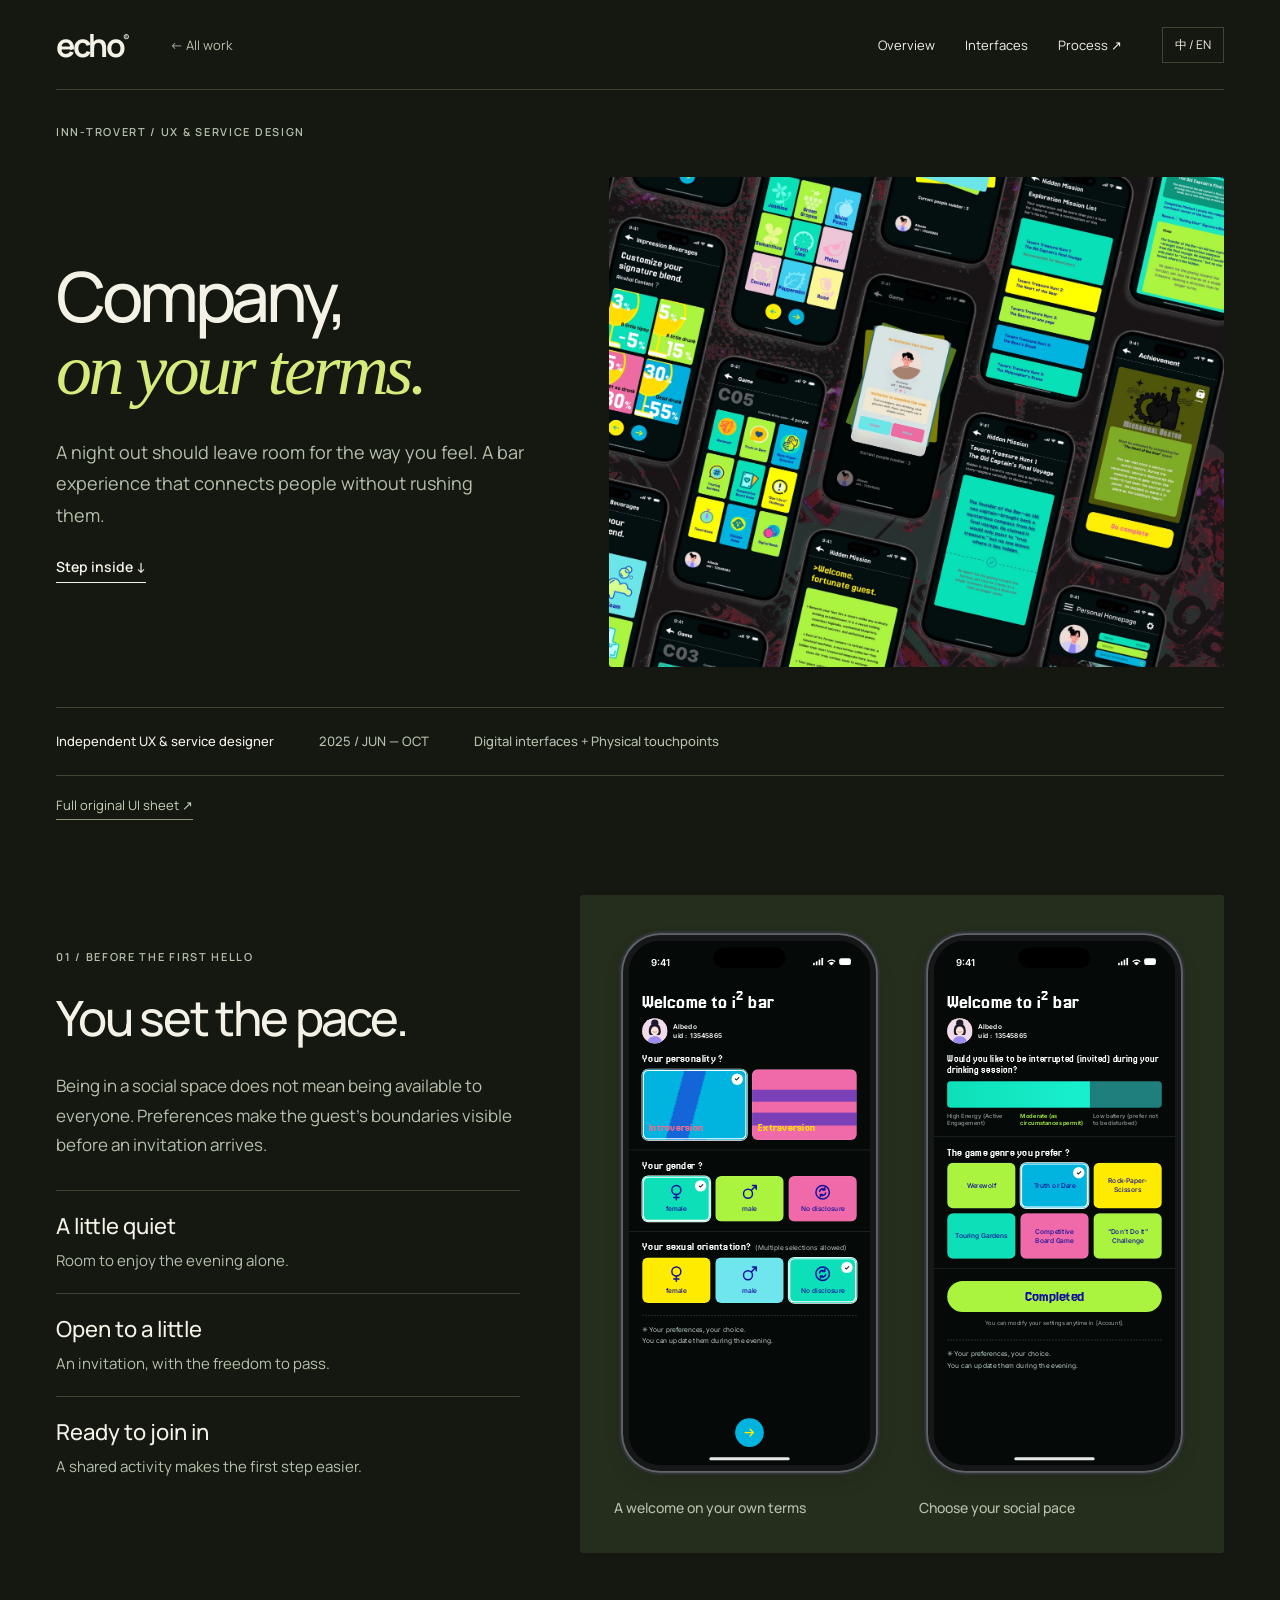
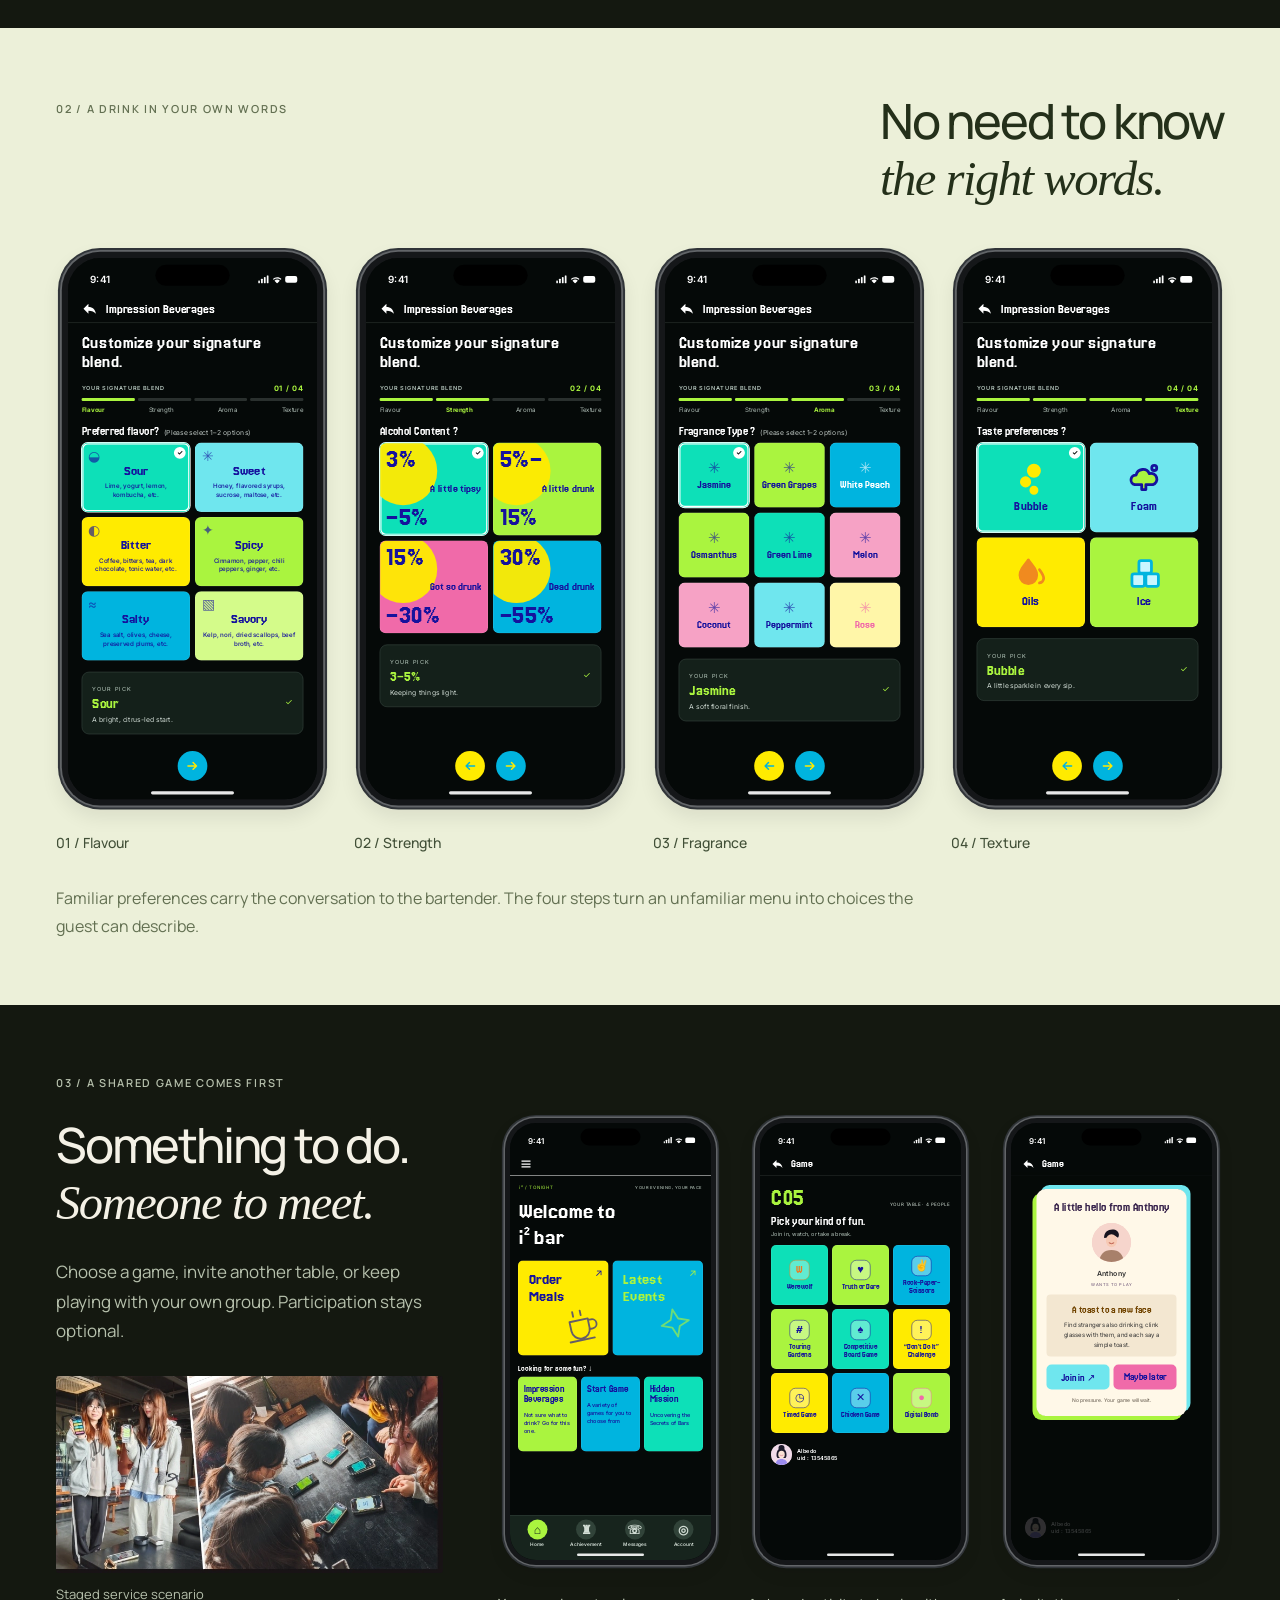
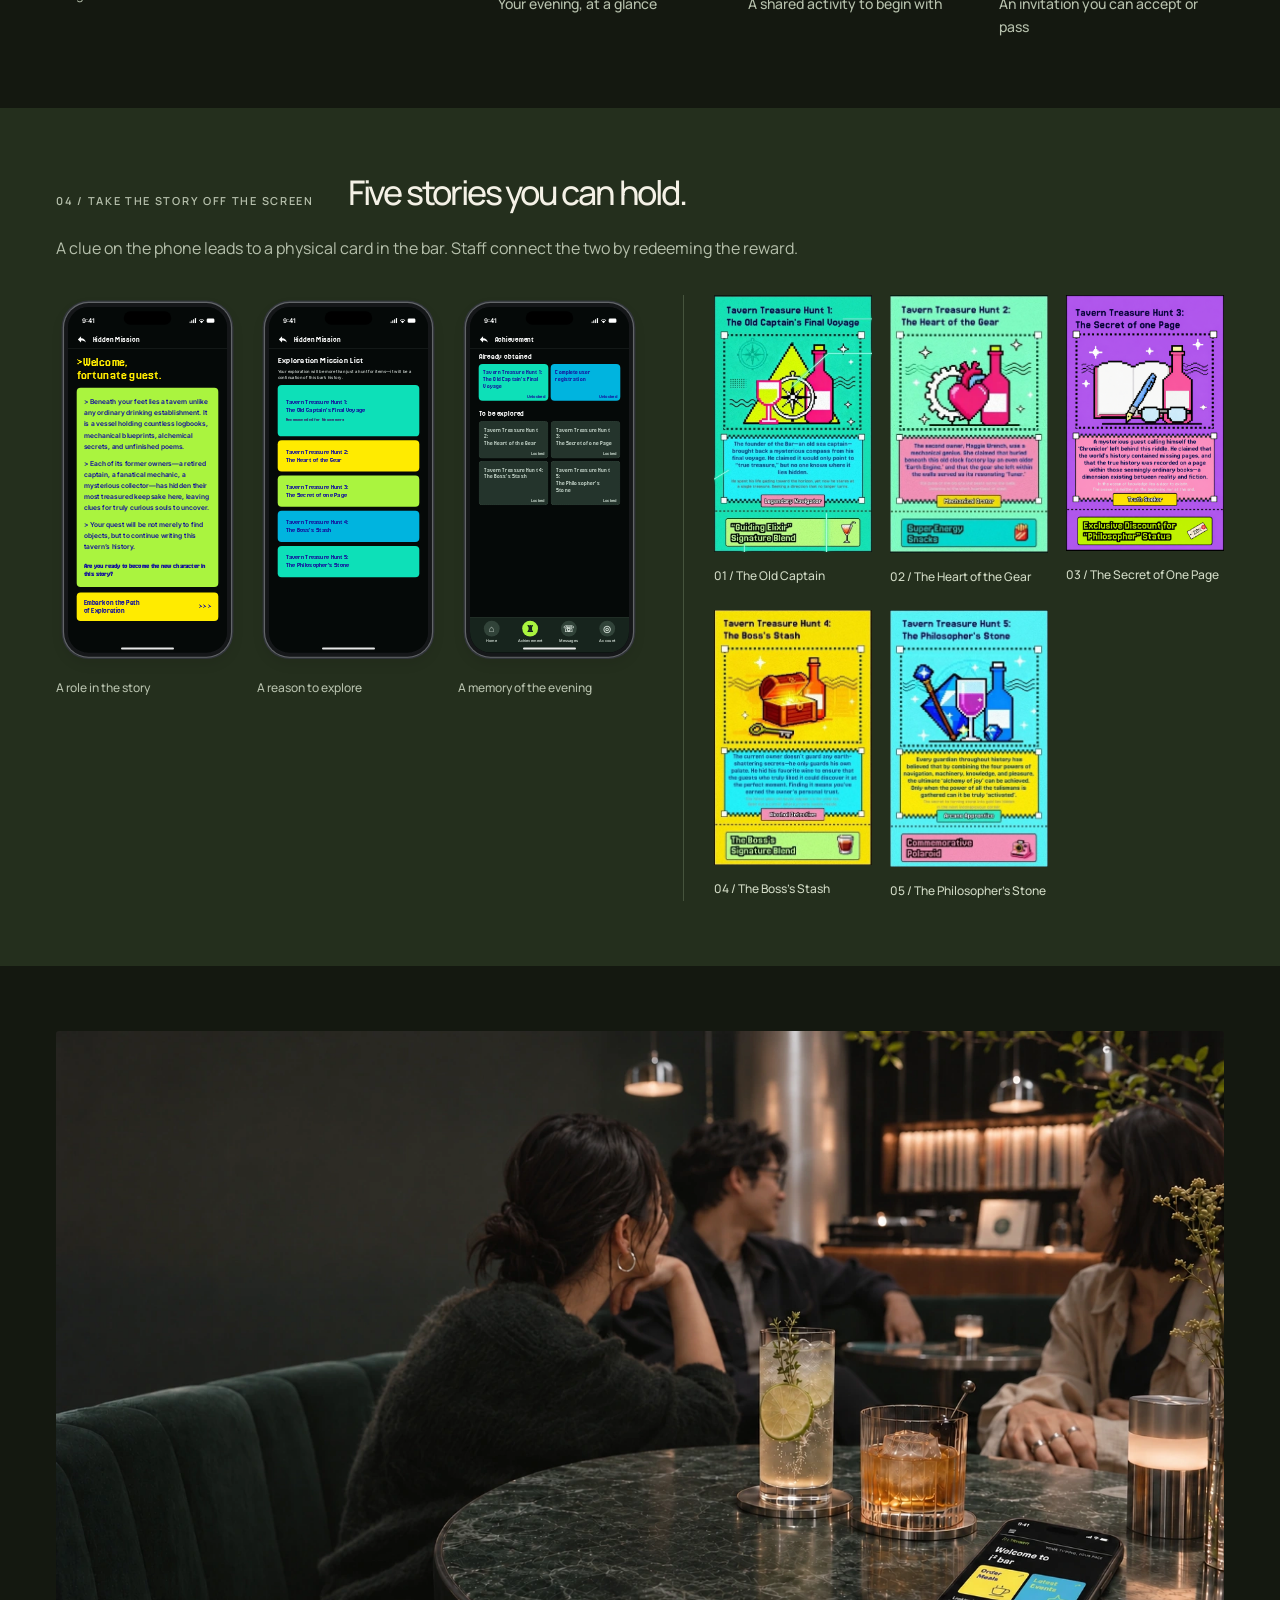
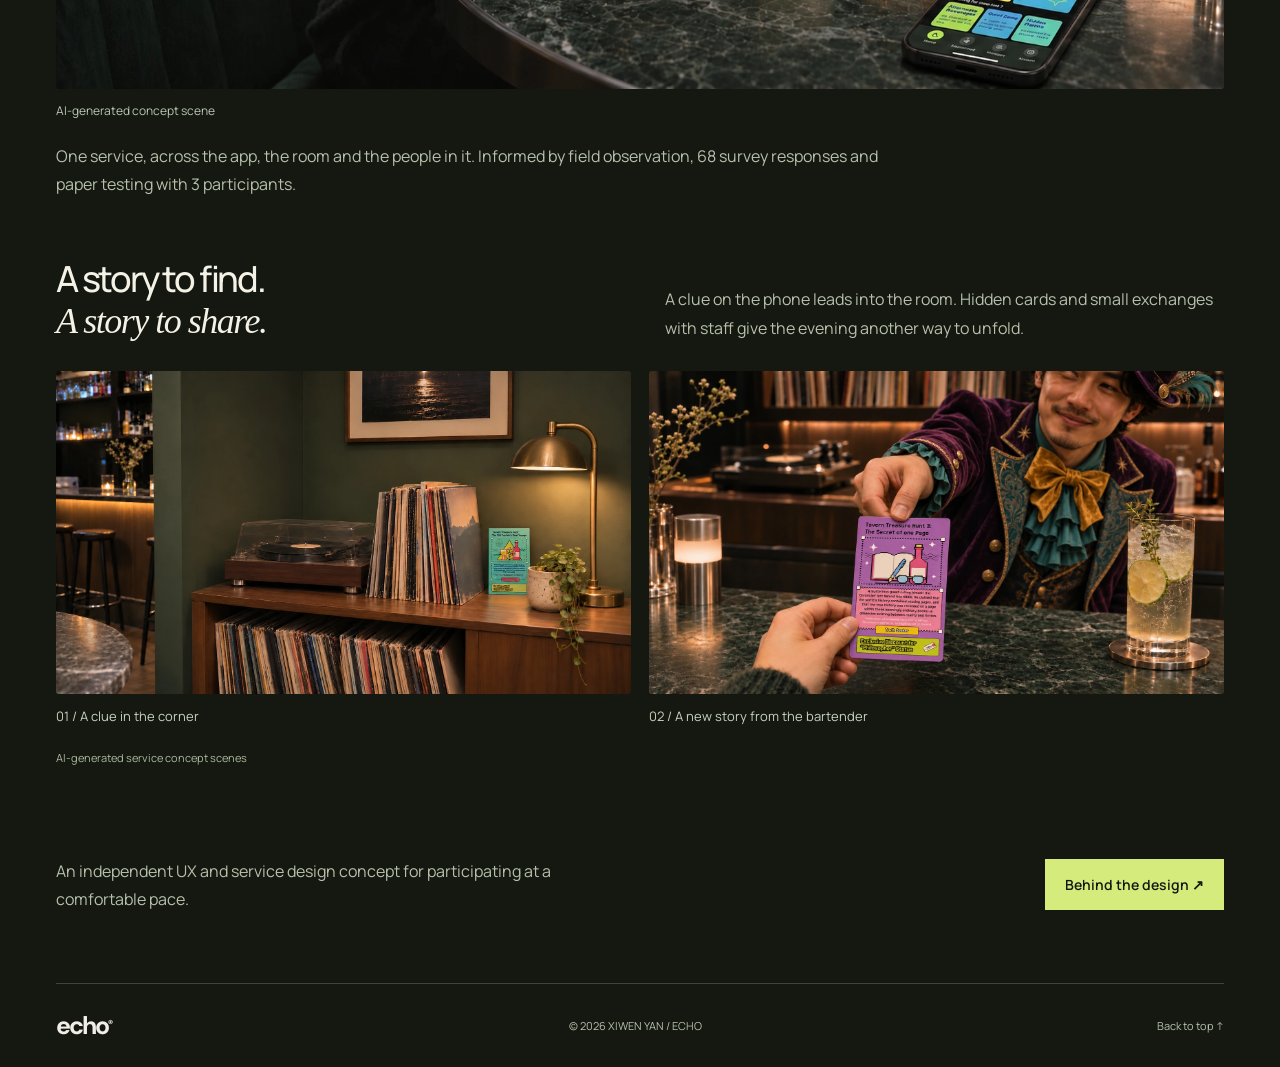
<file: inn-trovert.html>
<!doctype html>
<html lang="en"><head><meta charset="utf-8"><meta name="viewport" content="width=device-width,initial-scale=1">
<title>Inn-trovert — A night out, at your own pace · Echo Yan</title>
<meta name="description" content="A bar experience built around social comfort. An independent UX and service design project by Xiwen (Echo) Yan, connecting an app, table games and physical task cards.">
<link rel="canonical" href="https://portfolio.xiwenyan.top/inn-trovert.html">
<meta name="theme-color" content="#141a18"><meta name="author" content="Xiwen Yan (Echo Yan)">
<meta property="og:type" content="article"><meta property="og:title" content="Inn-trovert — A night out, at your own pace">
<meta property="og:description" content="An independent UX and service design project by Echo Yan. Choose your social pace. Order, play and explore.">
<meta property="og:image" content="https://portfolio.xiwenyan.top/assets/inn-cover.webp"><meta property="og:url" content="https://portfolio.xiwenyan.top/inn-trovert.html">
<meta name="twitter:card" content="summary_large_image"><link rel="icon" href="assets/avatar.png">
<link rel="preconnect" href="https://fonts.googleapis.com"><link rel="preconnect" href="https://fonts.gstatic.com" crossorigin>
<link href="https://fonts.googleapis.com/css2?family=DM+Sans:wght@400;500;600;700&family=DM+Mono&family=Inter:wght@400;500;600;700&family=Jersey+20&family=Manrope:wght@400;500;600;700;800&display=swap" rel="stylesheet">
<link rel="stylesheet" href="inn-screens.css"><link rel="stylesheet" href="inn-showcase.css">
<script src="ui-refinements.js?v=20261117b" defer></script><script src="inn-showcase.js?v=20261117c" defer></script><link rel="stylesheet" href="editorial-v4.css"><link rel="stylesheet" href="ui-refinements.css?v=20261117b"><link rel="stylesheet" href="device-shell.css?v=20261117c"><link rel="stylesheet" href="section-details.css?v=20261117h"></head><body class="inn-page">
<a data-en="Skip to project" data-zh="跳到项目内容" class="skip-link" href="#project">Skip to project</a><header class="site-header wrap"><a class="wordmark" href="index.html" aria-label="Echo — portfolio home">echo<sup>®</sup></a><a class="back-link" href="index.html#work"><span data-en="← All work" data-zh="← 全部作品" >← All work</span></a><nav aria-label="Project navigation"><a data-en="Overview" data-zh="项目概览" href="#project">Overview</a><a data-en="Interfaces" data-zh="界面展示" href="#interfaces">Interfaces</a><a data-en="Process ↗" data-zh="设计过程 ↗" href="inn-trovert-process.html#case-study">Process ↗</a></nav><button class="language" id="language" aria-label="Switch to Chinese">中 / EN</button></header>
<main id="project"><section class="folio-hero inn-intro-v4 wrap"><div class="hero-project"><p data-en="INN-TROVERT / UX &amp; SERVICE DESIGN" data-zh="INN-TROVERT / UX 与服务设计" class="folio-label">INN-TROVERT / UX & SERVICE DESIGN</p></div><div class="folio-hero-grid"><div><h1 data-en="Company,&lt;br&gt;&lt;em&gt;on your terms.&lt;/em&gt;" data-zh="一起玩，&lt;br&gt;&lt;em&gt;也按自己的节奏。&lt;/em&gt;">Company,<br><em>on your terms.</em></h1><p data-en="A night out should leave room for the way you feel. A bar experience that connects people without rushing them." data-zh="出去玩，也应该为自己的状态留一点空间。让交流发生，却不催促任何人。" class="folio-copy">A night out should leave room for the way you feel. A bar experience that connects people without rushing them.</p><a data-en="Step inside ↓" data-zh="走进这个晚上 ↓" class="folio-text-link" href="#interfaces">Step inside ↓</a></div><figure class="inn-ui-v4"><img src="assets/editorial/inn-interfaces.webp" alt="A high-resolution selection of the original colourful Inn-trovert interfaces." fetchpriority="high"></figure></div><div class="folio-facts"><span data-en="Independent UX &amp; service designer" data-zh="独立 UX 与服务设计" >Independent UX & service designer</span><span>2025 / JUN — OCT</span><span data-en="Digital interfaces + Physical touchpoints" data-zh="数字界面 + 实体触点" >Digital interfaces + Physical touchpoints</span></div><a class="original-link" href="assets/inn-hires/ui-original.jpg" target="_blank" rel="noopener"><span data-en="Full original UI sheet ↗" data-zh="查看完整原始 UI 图版 ↗" >Full original UI sheet ↗</span></a></section><section class="inn-pace-v4 wrap" id="interfaces"><div><p data-en="01 / BEFORE THE FIRST HELLO" data-zh="01 / 在第一句你好之前" class="folio-label">01 / BEFORE THE FIRST HELLO</p><h2 data-en="You set the pace." data-zh="按自己的节奏来。" class="folio-heading">You set the pace.</h2><p data-en="Being in a social space does not mean being available to everyone. Preferences make the guest’s boundaries visible before an invitation arrives." data-zh="身处社交空间，并不意味着必须随时回应别人。偏好设置让客人的边界在邀请到来前被表达。" class="folio-copy">Being in a social space does not mean being available to everyone. Preferences make the guest’s boundaries visible before an invitation arrives.</p><div class="pace-notes"><div><h3 data-en="A little quiet" data-zh="想安静一会儿" >A little quiet</h3><p data-en="Room to enjoy the evening alone." data-zh="为独自享受这个晚上留出空间。" >Room to enjoy the evening alone.</p></div><div><h3 data-en="Open to a little" data-zh="愿意适度参与" >Open to a little</h3><p data-en="An invitation, with the freedom to pass." data-zh="可以收到邀请，也可以选择拒绝。" >An invitation, with the freedom to pass.</p></div><div><h3 data-en="Ready to join in" data-zh="准备好加入大家" >Ready to join in</h3><p data-en="A shared activity makes the first step easier." data-zh="让共同活动成为自然的第一步。" >A shared activity makes the first step easier.</p></div></div></div><div class="inn-interface-pair"><figure class="ui-example"><button class="gallery-open folio-device " type="button" data-open-screen="reg1" data-title-en="A welcome on your own terms" data-title-zh="从自己的偏好开始" aria-label="Enlarge A welcome on your own terms"><span class="screen-shot" data-screen-shot="reg1" aria-hidden="true"></span><span class="folio-enlarge" aria-hidden="true">↗</span></button><figcaption data-en="A welcome on your own terms" data-zh="从自己的偏好开始" >A welcome on your own terms</figcaption></figure><figure class="ui-example"><button class="gallery-open folio-device " type="button" data-open-screen="reg2" data-title-en="Choose your social pace" data-title-zh="选择自己的社交节奏" aria-label="Enlarge Choose your social pace"><span class="screen-shot" data-screen-shot="reg2" aria-hidden="true"></span><span class="folio-enlarge" aria-hidden="true">↗</span></button><figcaption data-en="Choose your social pace" data-zh="选择自己的社交节奏" >Choose your social pace</figcaption></figure></div></section><section class="inn-drinks-v4"><div class="wrap"><div class="folio-section-head"><p data-en="02 / A DRINK IN YOUR OWN WORDS" data-zh="02 / 用自己的话，描述喜欢的酒" class="folio-label">02 / A DRINK IN YOUR OWN WORDS</p><h2 data-en="No need to know&lt;br&gt;&lt;em&gt;the right words.&lt;/em&gt;" data-zh="不熟悉酒单，&lt;br&gt;&lt;em&gt;也能表达自己的喜好。&lt;/em&gt;" class="folio-heading">No need to know<br><em>the right words.</em></h2></div><div class="drinks-details"><figure class="ui-example"><button class="gallery-open folio-device" type="button" data-open-screen="flavor" data-title-en="01 / Flavour" data-title-zh="01 / 口味" aria-label="Enlarge 01 / Flavour"><span class="screen-shot" data-screen-shot="flavor" aria-hidden="true"></span><span class="folio-enlarge" aria-hidden="true">↗</span></button><figcaption data-en="01 / Flavour" data-zh="01 / 口味" >01 / Flavour</figcaption></figure><figure class="ui-example"><button class="gallery-open folio-device" type="button" data-open-screen="alcohol" data-title-en="02 / Strength" data-title-zh="02 / 度数" aria-label="Enlarge 02 / Strength"><span class="screen-shot" data-screen-shot="alcohol" aria-hidden="true"></span><span class="folio-enlarge" aria-hidden="true">↗</span></button><figcaption data-en="02 / Strength" data-zh="02 / 度数" >02 / Strength</figcaption></figure><figure class="ui-example"><button class="gallery-open folio-device" type="button" data-open-screen="fragrance" data-title-en="03 / Fragrance" data-title-zh="03 / 香气" aria-label="Enlarge 03 / Fragrance"><span class="screen-shot" data-screen-shot="fragrance" aria-hidden="true"></span><span class="folio-enlarge" aria-hidden="true">↗</span></button><figcaption data-en="03 / Fragrance" data-zh="03 / 香气" >03 / Fragrance</figcaption></figure><figure class="ui-example"><button class="gallery-open folio-device" type="button" data-open-screen="taste" data-title-en="04 / Texture" data-title-zh="04 / 口感" aria-label="Enlarge 04 / Texture"><span class="screen-shot" data-screen-shot="taste" aria-hidden="true"></span><span class="folio-enlarge" aria-hidden="true">↗</span></button><figcaption data-en="04 / Texture" data-zh="04 / 口感" >04 / Texture</figcaption></figure></div><p data-en="Familiar preferences carry the conversation to the bartender. The four steps turn an unfamiliar menu into choices the guest can describe." data-zh="用熟悉的偏好向调酒师表达，让陌生的酒单变成客人可以描述的四步选择。" class="folio-copy">Familiar preferences carry the conversation to the bartender. The four steps turn an unfamiliar menu into choices the guest can describe.</p></div></section><section class="inn-connection-v4 wrap"><div class="connection-copy"><p data-en="03 / A SHARED GAME COMES FIRST" data-zh="03 / 先找到一件可以一起做的事" class="folio-label">03 / A SHARED GAME COMES FIRST</p><h2 data-en="Something to do.&lt;br&gt;&lt;em&gt;Someone to meet.&lt;/em&gt;" data-zh="先一起玩，&lt;br&gt;&lt;em&gt;再自然地认识。&lt;/em&gt;" class="folio-heading">Something to do.<br><em>Someone to meet.</em></h2><p data-en="Choose a game, invite another table, or keep playing with your own group. Participation stays optional." data-zh="选择游戏，邀请别桌，或继续和自己的同伴玩。参与始终是一种选择。" class="folio-copy">Choose a game, invite another table, or keep playing with your own group. Participation stays optional.</p><figure><img src="assets/inn-hires/social-scene.webp" alt="Staged scenario of guests joining a shared table." loading="lazy" ><figcaption data-en="Staged service scenario" data-zh="服务场景演绎" >Staged service scenario</figcaption></figure></div><div class="connection-interfaces"><figure class="ui-example"><button class="gallery-open folio-device " type="button" data-open-screen="home" data-title-en="Your evening, at a glance" data-title-zh="这个晚上的体验入口" aria-label="Enlarge Your evening, at a glance"><span class="screen-shot" data-screen-shot="home" aria-hidden="true"></span><span class="folio-enlarge" aria-hidden="true">↗</span></button><figcaption data-en="Your evening, at a glance" data-zh="这个晚上的体验入口" >Your evening, at a glance</figcaption></figure><figure class="ui-example"><button class="gallery-open folio-device " type="button" data-open-screen="select" data-title-en="A shared activity to begin with" data-title-zh="用共同活动作为开场" aria-label="Enlarge A shared activity to begin with"><span class="screen-shot" data-screen-shot="select" aria-hidden="true"></span><span class="folio-enlarge" aria-hidden="true">↗</span></button><figcaption data-en="A shared activity to begin with" data-zh="用共同活动作为开场" >A shared activity to begin with</figcaption></figure><figure class="ui-example"><button class="gallery-open folio-device " type="button" data-open-screen="play" data-title-en="An invitation you can accept or pass" data-title-zh="可以接受，也可以拒绝的邀请" aria-label="Enlarge An invitation you can accept or pass"><span class="screen-shot" data-screen-shot="play" aria-hidden="true"></span><span class="folio-enlarge" aria-hidden="true">↗</span></button><figcaption data-en="An invitation you can accept or pass" data-zh="可以接受，也可以拒绝的邀请" >An invitation you can accept or pass</figcaption></figure></div></section><section class="inn-discover-v4" id="discovery"><div class="wrap"><div class="folio-section-head"><div class="discovery-heading-line"><p data-en="04 / TAKE THE STORY OFF THE SCREEN" data-zh="04 / 让故事走出屏幕" class="folio-label">04 / TAKE THE STORY OFF THE SCREEN</p><h2 data-en="Five stories you can hold." data-zh="五个可以拿在手里的故事。" class="folio-heading">Five stories you can hold.</h2></div><p data-en="A clue on the phone leads to a physical card in the bar. Staff connect the two by redeeming the reward." data-zh="手机上的线索通向藏在店里的实体卡片，再通过店员兑换奖励，连接屏幕与空间。" class="folio-copy">A clue on the phone leads to a physical card in the bar. Staff connect the two by redeeming the reward.</p></div><div class="discovery-side-by-side"><div class="discovery-details"><figure class="ui-example"><button class="gallery-open folio-device" type="button" data-open-screen="mission" data-title-en="A role in the story" data-title-zh="故事里的一个角色" aria-label="Enlarge A role in the story"><span class="screen-shot" data-screen-shot="mission" aria-hidden="true"></span><span class="folio-enlarge" aria-hidden="true">↗</span></button><figcaption data-en="A role in the story" data-zh="故事里的一个角色" >A role in the story</figcaption></figure><figure class="ui-example"><button class="gallery-open folio-device" type="button" data-open-screen="hunts" data-title-en="A reason to explore" data-title-zh="给探索一个理由" aria-label="Enlarge A reason to explore"><span class="screen-shot" data-screen-shot="hunts" aria-hidden="true"></span><span class="folio-enlarge" aria-hidden="true">↗</span></button><figcaption data-en="A reason to explore" data-zh="给探索一个理由" >A reason to explore</figcaption></figure><figure class="ui-example"><button class="gallery-open folio-device" type="button" data-open-screen="ach" data-title-en="A memory of the evening" data-title-zh="留下这个晚上的记忆" aria-label="Enlarge A memory of the evening"><span class="screen-shot" data-screen-shot="ach" aria-hidden="true"></span><span class="folio-enlarge" aria-hidden="true">↗</span></button><figcaption data-en="A memory of the evening" data-zh="留下这个晚上的记忆" >A memory of the evening</figcaption></figure></div><div class="five-cards"><figure><a href="assets/proto/inn/card1.webp" target="_blank" rel="noopener"><img src="assets/proto/inn/card1.webp" alt="Inn-trovert physical task card 1" loading="lazy" ></a><figcaption>01 / The Old Captain</figcaption></figure><figure><a href="assets/proto/inn/card2.webp" target="_blank" rel="noopener"><img src="assets/proto/inn/card2.webp" alt="Inn-trovert physical task card 2" loading="lazy" ></a><figcaption>02 / The Heart of the Gear</figcaption></figure><figure><a href="assets/proto/inn/card3-repaired.png" target="_blank" rel="noopener"><img src="assets/proto/inn/card3-repaired.png" alt="Inn-trovert physical task card 3" loading="lazy" ></a><figcaption>03 / The Secret of One Page</figcaption></figure><figure><a href="assets/proto/inn/card4.webp" target="_blank" rel="noopener"><img src="assets/proto/inn/card4.webp" alt="Inn-trovert physical task card 4" loading="lazy" ></a><figcaption>04 / The Boss’s Stash</figcaption></figure><figure><a href="assets/proto/inn/card5.webp" target="_blank" rel="noopener"><img src="assets/proto/inn/card5.webp" alt="Inn-trovert physical task card 5" loading="lazy" ></a><figcaption>05 / The Philosopher’s Stone</figcaption></figure></div></div></div></section><section class="inn-close-photo wrap"><figure><img src="assets/editorial/inn-bar-no-cards.webp" alt="Concept rendering of a quiet bar evening with the Inn-trovert home interface on a phone." loading="lazy"><figcaption data-en="AI-generated concept scene" data-zh="AI 生成的概念场景">AI-generated concept scene</figcaption></figure><p data-en="One service, across the app, the room and the people in it. Informed by field observation, 68 survey responses and paper testing with 3 participants." data-zh="从应用、空间，到其中的人，连接成一个服务。方案基于实地观察、68 份问卷与 3 位参与者的纸面原型测试。" class="folio-copy">One service, across the app, the room and the people in it. Informed by field observation, 68 survey responses and paper testing with 3 participants.</p></section><section class="inn-discovery-scenes wrap"><div class="scene-strip-head"><h2 class="folio-heading" data-en="A story to find.&lt;br&gt;&lt;em&gt;A story to share.&lt;/em&gt;" data-zh="发现一个故事，&lt;br&gt;&lt;em&gt;再分享一个故事。&lt;/em&gt;">A story to find.<br><em>A story to share.</em></h2><p class="folio-copy" data-en="A clue on the phone leads into the room. Hidden cards and small exchanges with staff give the evening another way to unfold." data-zh="手机上的线索引向真实空间。藏在角落的卡片，与工作人员的一次小小交流，让夜晚多一种展开方式。">A clue on the phone leads into the room. Hidden cards and small exchanges with staff give the evening another way to unfold.</p></div><div class="inn-scene-strip"><figure><img src="assets/editorial/inn-hidden-card-balanced.webp" alt="A small turquoise captain card tucked into the bar’s record-shelf corner." width="1672" height="941" loading="lazy"><figcaption data-en="01 / A clue in the corner" data-zh="01 / 角落里的线索">01 / A clue in the corner</figcaption></figure><figure><img src="assets/editorial/inn-costumed-host-postcard.webp" alt="A costumed tavern host passes a purple book-themed treasure-hunt postcard to a guest." width="1672" height="941" loading="lazy"><figcaption data-en="02 / A new story from the bartender" data-zh="02 / 酒保递来的新故事">02 / A new story from the bartender</figcaption></figure></div><p class="scene-strip-note" data-en="AI-generated service concept scenes" data-zh="AI 生成的服务概念场景">AI-generated service concept scenes</p></section><section class="folio-close wrap"><p data-en="An independent UX and service design concept for participating at a comfortable pace." data-zh="一个围绕舒适参与节奏展开的独立 UX 与服务设计概念。" class="folio-copy">An independent UX and service design concept for participating at a comfortable pace.</p><div class="folio-actions"><a data-en="Behind the design ↗" data-zh="查看完整设计过程 ↗" class="folio-cta" href="inn-trovert-process.html#case-study">Behind the design ↗</a></div></section></main><footer class="site-footer wrap"><a href="index.html">echo<sup>®</sup></a><span>© 2026 XIWEN YAN / ECHO</span><a data-en="Back to top ↑" data-zh="回到顶部 ↑" href="#project">Back to top ↑</a></footer>
<dialog class="screen-dialog" id="screen-dialog" aria-labelledby="screen-detail-title"><div class="dialog-bar"><h2 id="screen-detail-title"></h2><button type="button" class="dialog-close" aria-label="Close enlarged interface">×</button></div><div class="detail-shot screen-shot"></div></dialog>
<template id="screen-library"><section class="screen" data-screen="reg1" data-title="Registration guide" data-title-zh="注册引导" data-note-en="Scanning the table QR code opens this. It asks only what the bar needs to match people, and every question can be left undisclosed." data-note-zh="扫描桌上的二维码后进入。只询问匹配所需的信息，每一项都可以选择不透露。">
      <div class="scroll"><div class="pad">
        <h2>Welcome to i<sup>2</sup> bar</h2>
        <div class="who" style="margin-top:10px"><span class="ava"><svg viewBox="0 0 42 42"><use href="#ava"/></svg></span><span>Albedo<br>uid : 13545865</span></div>
        <div class="q">Your personality ?</div>
        <div class="grid g2" role="radiogroup" data-key="persona"><button class="tile persona i" role="radio" aria-checked="true">Introversion</button><button class="tile persona e" role="radio" aria-checked="false">Extraversion</button></div>
        <hr><div class="q">Your gender ?</div>
        <div class="grid g3" role="radiogroup" data-key="gender"><button class="tile c-teal" role="radio" aria-checked="true"><svg viewBox="0 0 24 24"><circle cx="12" cy="9" r="6"/><path d="M12 15v7M8.500 19h7"/></svg><small>female</small></button><button class="tile c-lime" role="radio" aria-checked="false"><svg viewBox="0 0 24 24"><circle cx="10" cy="14" r="6"/><path d="M14.500 9.500 21 3m-5 0h5v5"/></svg><small>male</small></button><button class="tile c-pink" role="radio" aria-checked="false"><svg viewBox="0 0 24 24"><circle cx="12" cy="12" r="9"/><path d="M8 11a4 4 0 0 1 7-2m1 4a4 4 0 0 1-7 2M15 6v3h-3M9 18v-3h3"/></svg><small>No disclosure</small></button></div>
        <hr><div class="q">Your sexual orientation? <small>(Multiple selections allowed)</small></div>
        <div class="grid g3" data-multi><button class="tile c-yellow" aria-checked="false"><svg viewBox="0 0 24 24"><circle cx="12" cy="9" r="6"/><path d="M12 15v7M8.500 19h7"/></svg><small>female</small></button><button class="tile c-cyan" aria-checked="false"><svg viewBox="0 0 24 24"><circle cx="10" cy="14" r="6"/><path d="M14.500 9.500 21 3m-5 0h5v5"/></svg><small>male</small></button><button class="tile c-teal" aria-checked="true"><svg viewBox="0 0 24 24"><circle cx="12" cy="12" r="9"/><path d="M8 11a4 4 0 0 1 7-2m1 4a4 4 0 0 1-7 2M15 6v3h-3M9 18v-3h3"/></svg><small>No disclosure</small></button></div>
      </div></div>
      <div class="nav2"><button class="round c-blue" data-go="reg2" aria-label="Next"><svg viewBox="0 0 24 24" stroke="#ffeb00"><path d="M4 12h15m-6-6 6 6-6 6"/></svg></button></div>
    </section><section class="screen" data-screen="reg2" data-title="Social battery" data-title-zh="社交电量" data-note-en="The core setting. In the survey, most passive participants said they rarely start a conversation but will join when invited. This slider decides whether the app may interrupt you. Try “Low battery”, then play a game." data-note-zh="核心设置。问卷中，多数被动参与者表示很少主动开口，但被邀请时愿意加入。这个滑块决定应用是否可以打扰你。试试选「低电量」，再去玩一局游戏。">
      <div class="scroll"><div class="pad">
        <h2>Welcome to i<sup>2</sup> bar</h2>
        <div class="who" style="margin-top:10px"><span class="ava"><svg viewBox="0 0 42 42"><use href="#ava"/></svg></span><span>Albedo<br>uid : 13545865</span></div>
        <div class="q" style="font-size:17px;line-height:1.15">Would you like to be interrupted (invited) during your drinking session?</div>
        <div class="battery" id="battery"><i style="width:66.6%"></i><button data-act data-level="2" aria-label="High energy"></button><button data-act data-level="1" aria-label="Moderate"></button><button data-act data-level="0" aria-label="Low battery"></button></div>
        <div class="levels" id="levels"><span>High Energy (Active Engagement)</span><span class="on">Moderate (as circumstances permit)</span><span>Low battery (prefer not to be disturbed)</span></div>
        <hr><div class="q">The game genre you prefer ?</div>
        <div class="grid g3" data-multi><button class="tile c-lime" aria-checked="false"><small>Werewolf</small></button><button class="tile c-blue" aria-checked="true"><small>Truth or Dare</small></button><button class="tile c-yellow" aria-checked="false"><small>Rock-Paper-Scissors</small></button><button class="tile c-teal" aria-checked="false"><small>Touring Gardens</small></button><button class="tile c-pink" aria-checked="false"><small>Competitive Board Game</small></button><button class="tile c-lime" aria-checked="false"><small>“Don’t Do It” Challenge</small></button></div>
        <hr style="margin-bottom:20px">
        <button class="pill" data-act="register">Completed</button>
        <p class="fine">You can modify your settings anytime in [Account].</p>
      </div></div>
    </section><section class="screen" data-screen="home" data-title="Home" data-title-zh="首页" data-note-en="Two things a guest came for on top, three low-pressure ways to join in below. Nothing here requires talking to a stranger first." data-note-zh="上方是客人原本就要做的两件事，下方是三种低压力的参与方式。这里没有任何一步需要先和陌生人开口。">
      <div class="bar" style="border-bottom-color:#fff"><svg viewBox="0 0 24 24"><path d="M3 5h18v2.500H3zm0 5.800h18v2.500H3zm0 5.700h18V19H3z"/></svg></div>
      <div class="scroll">
        <div class="welcome">Welcome to<br>i<sup>2</sup> bar</div>
        <div class="grid g2" style="padding:0 16px"><button class="tile c-yellow big" data-go="flavor">Order<br>Meals</button><button class="tile c-blue big" data-act="soon" style="color:var(--lime)">Latest<br>Events</button></div>
        <div class="q" style="padding:0 16px;font-size:16px">Looking for some fun? ↓</div>
        <div class="grid g3" style="padding:0 16px 16px"><button class="tile c-lime mid" data-go="flavor" style="color:#0a8f79">Impression Beverages<small>Not sure what to drink? Go for this one.</small></button><button class="tile c-blue mid" data-go="join" style="color:var(--lime)">Start Game<small style="color:#0b5b8f">A variety of games for you to choose from</small></button><button class="tile c-teal mid" data-go="mission" style="color:var(--pink)">Hidden Mission<small style="color:#0b6b5b">Uncovering the Secrets of Bars</small></button></div>
      </div>
      <nav class="tabs" data-tab="home"></nav>
    </section><section class="screen" data-screen="flavor" data-title="Impression Beverages · flavour" data-title-zh="印象特调 · 口味" data-note-en="Ordering is the first awkward moment in a bar. Instead of a wine list, guests describe what they like in plain words." data-note-zh="点单是酒吧里第一个尴尬时刻。这里不给酒单，而是让客人用日常的词描述自己喜欢什么。">
      <div class="bar"><button data-back aria-label="Back"><svg viewBox="0 0 24 24"><use href="#back"/></svg></button>Impression Beverages</div>
      <div class="scroll"><div class="pad"><h2 style="font-size:29px">Customize your signature blend.</h2><div class="progress"><i class="on"></i><i></i><i></i><i></i></div>
        <div class="q">Preferred flavor? <small>(Please select 1–2 options)</small></div>
        <div class="grid g2" data-multi data-max="2" data-key="flavor"><button class="tile c-teal" style="height:104px" aria-checked="true" data-v="Sour">Sour<small>Lime, yogurt, lemon, kombucha, etc.</small></button><button class="tile c-cyan" style="height:104px" aria-checked="false" data-v="Sweet">Sweet<small>Honey, flavored syrups, sucrose, maltose, etc.</small></button><button class="tile c-yellow" style="height:104px" aria-checked="false" data-v="Bitter">Bitter<small>Coffee, bitters, tea, dark chocolate, tonic water, etc.</small></button><button class="tile c-lime" style="height:104px" aria-checked="false" data-v="Spicy">Spicy<small>Cinnamon, pepper, chili peppers, ginger, etc.</small></button><button class="tile c-blue" style="height:104px;color:var(--yellow)" aria-checked="false" data-v="Salty">Salty<small>Sea salt, olives, cheese, preserved plums, etc.</small></button><button class="tile c-lime" style="height:104px;background:#d4fb8a" aria-checked="false" data-v="Savory">Savory<small>Kelp, nori, dried scallops, beef broth, etc.</small></button></div>
      </div></div>
      <div class="nav2"><button class="round c-blue" data-go="alcohol" aria-label="Next"><svg viewBox="0 0 24 24" stroke="#ffeb00"><path d="M4 12h15m-6-6 6 6-6 6"/></svg></button></div>
    </section><section class="screen" data-screen="alcohol" data-title="Impression Beverages · alcohol" data-title-zh="印象特调 · 酒精度" data-note-en="Alcohol content is described by how it feels, so nobody has to admit they don’t know what 15% means." data-note-zh="酒精度用「感觉」来描述，没有人需要承认自己不清楚 15% 意味着什么。">
      <div class="bar"><button data-back aria-label="Back"><svg viewBox="0 0 24 24"><use href="#back"/></svg></button>Impression Beverages</div>
      <div class="scroll"><div class="pad"><h2 style="font-size:29px">Customize your signature blend.</h2><div class="progress"><i class="on"></i><i class="on"></i><i></i><i></i></div>
        <div class="q">Alcohol Content ?</div>
        <div class="grid g2" role="radiogroup" data-key="abv"><button class="tile abv c-teal" role="radio" aria-checked="true" data-v="A little tipsy · 3–5%"><b>3%</b><span>A little tipsy</span><b>–5%</b></button><button class="tile abv c-lime" role="radio" aria-checked="false" data-v="A little drunk · 5–15%"><b>5%–</b><span>A little drunk</span><b>15%</b></button><button class="tile abv c-pink" role="radio" aria-checked="false" data-v="Got so drunk · 15–30%"><b>15%</b><span>Got so drunk</span><b>–30%</b></button><button class="tile abv c-blue" role="radio" aria-checked="false" data-v="Dead drunk · 30–55%"><b>30%</b><span>Dead drunk</span><b>–55%</b></button></div>
      </div></div>
      <div class="nav2"><button class="round c-yellow" data-back aria-label="Previous"><svg viewBox="0 0 24 24" stroke="#00b4df"><path d="M20 12H5m6-6-6 6 6 6"/></svg></button><button class="round c-blue" data-go="fragrance" aria-label="Next"><svg viewBox="0 0 24 24" stroke="#ffeb00"><path d="M4 12h15m-6-6 6 6-6 6"/></svg></button></div>
    </section><section class="screen" data-screen="fragrance" data-title="Impression Beverages · fragrance" data-title-zh="印象特调 · 香气" data-note-en="Nine fragrances, pick up to two. Selecting a third swaps out the oldest, so there is no error state to recover from." data-note-zh="九种香气，最多选两种。选第三个时会自动替换最早的选择，不会出现需要纠错的状态。">
      <div class="bar"><button data-back aria-label="Back"><svg viewBox="0 0 24 24"><use href="#back"/></svg></button>Impression Beverages</div>
      <div class="scroll"><div class="pad"><h2 style="font-size:29px">Customize your signature blend.</h2><div class="progress"><i class="on"></i><i class="on"></i><i class="on"></i><i></i></div>
        <div class="q">Fragrance Type ? <small>(Please select 1–2 options)</small></div>
        <div class="grid g3" data-multi data-max="2" data-key="fragrance"><button class="tile frag c-teal" aria-checked="true" data-v="Jasmine">Jasmine</button><button class="tile frag c-lime" aria-checked="false" data-v="Green Grapes">Green Grapes</button><button class="tile frag c-blue" style="color:#fff" aria-checked="false" data-v="White Peach">White Peach</button><button class="tile frag c-lime" aria-checked="false" data-v="Osmanthus">Osmanthus</button><button class="tile frag c-teal" aria-checked="false" data-v="Green Lime">Green Lime</button><button class="tile frag c-lpink" aria-checked="false" data-v="Melon">Melon</button><button class="tile frag c-lpink" aria-checked="false" data-v="Coconut">Coconut</button><button class="tile frag c-cyan" aria-checked="false" data-v="Peppermint">Peppermint</button><button class="tile frag c-cream" style="color:var(--pink)" aria-checked="false" data-v="Rose">Rose</button></div>
      </div></div>
      <div class="nav2"><button class="round c-yellow" data-back aria-label="Previous"><svg viewBox="0 0 24 24" stroke="#00b4df"><path d="M20 12H5m6-6-6 6 6 6"/></svg></button><button class="round c-blue" data-go="taste" aria-label="Next"><svg viewBox="0 0 24 24" stroke="#ffeb00"><path d="M4 12h15m-6-6 6 6-6 6"/></svg></button></div>
    </section><section class="screen" data-screen="taste" data-title="Impression Beverages · texture" data-title-zh="印象特调 · 口感" data-note-en="The last step is texture. Four taps in total and the order goes to the bartender without a word spoken." data-note-zh="最后一步是口感。总共点四下，订单就送到调酒师那里，全程不用开口。">
      <div class="bar"><button data-back aria-label="Back"><svg viewBox="0 0 24 24"><use href="#back"/></svg></button>Impression Beverages</div>
      <div class="scroll"><div class="pad"><h2 style="font-size:29px">Customize your signature blend.</h2><div class="progress"><i class="on"></i><i class="on"></i><i class="on"></i><i class="on"></i></div>
        <div class="q">Taste preferences ?</div>
        <div class="grid g2" role="radiogroup" data-key="taste"><button class="tile taste c-teal" role="radio" aria-checked="true" data-v="Bubble"><svg viewBox="0 0 24 24" style="width:54px;height:54px;stroke:#ffeb00;fill:#ffeb00"><circle cx="14" cy="6" r="4"/><circle cx="8" cy="14" r="3"/><circle cx="14" cy="20" r="2.200"/></svg>Bubble</button><button class="tile taste c-cyan" role="radio" aria-checked="false" data-v="Foam"><svg viewBox="0 0 24 24" style="width:54px;height:54px;stroke:#15129d;fill:#aaf43f"><path d="M5 16a3.500 3.500 0 0 1 1-6.900 5 5 0 0 1 9.500-1A4 4 0 0 1 18 16h-5v3.500h-3V16z"/><circle cx="19" cy="4" r="1.800" fill="none"/></svg>Foam</button><button class="tile taste c-yellow" role="radio" aria-checked="false" data-v="Oils"><svg viewBox="0 0 24 24" style="width:54px;height:54px;stroke:#f08a1f;fill:#f08a1f"><path d="M10 2c3.500 4.500 6 7.500 6 11a6 6 0 0 1-12 0c0-3.500 2.500-6.500 6-11z"/><path d="M18 9c1.600 2.200 3 4 3 6a3.500 3.500 0 0 1-3 3.500" fill="none"/></svg>Oils</button><button class="tile taste c-lime" role="radio" aria-checked="false" data-v="Ice"><svg viewBox="0 0 24 24" style="width:54px;height:54px;stroke:#00b4df;fill:#c9f6ff"><rect x="8" y="2.500" width="9" height="9" rx="1.500"/><rect x="3" y="12" width="9" height="9" rx="1.500"/><rect x="13" y="12" width="9" height="9" rx="1.500"/></svg>Ice</button></div>
      </div></div>
      <div class="nav2"><button class="round c-yellow" data-back aria-label="Previous"><svg viewBox="0 0 24 24" stroke="#00b4df"><path d="M20 12H5m6-6-6 6 6 6"/></svg></button><button class="round c-blue" data-act="mix" aria-label="Mix"><svg viewBox="0 0 24 24" stroke="#ffeb00"><path d="M4 12h15m-6-6 6 6-6 6"/></svg></button></div>
    </section><section class="screen" data-screen="select" data-title="Select a game" data-title-zh="选择游戏" data-note-en="Nine formats, from talk-heavy to almost silent. The survey showed which formats people actually prefer; Truth or Dare is playable here." data-note-zh="九种游戏形式，从需要大量交谈到几乎不用说话。问卷显示了人们实际偏好的形式；这里可以试玩真心话大冒险。">
      <div class="bar"><button data-back aria-label="Back"><svg viewBox="0 0 24 24"><use href="#back"/></svg></button>Game</div>
      <div class="scroll"><div class="pad" style="padding-top:8px">
        <div class="table">C05<small>Currently at the table---4 people</small></div>
        <div class="grid g3" style="margin-top:8px"><button class="tile game c-teal" data-act="soon"><i style="color:#f0791f">W</i>Werewolf</button><button class="tile game c-lime" data-go="play"><i>♥</i>Truth or Dare</button><button class="tile game c-blue" data-act="soon" style="color:var(--yellow)"><i>✌</i>Rock-Paper-Scissors</button><button class="tile game c-lime" data-act="soon"><i>#</i>Touring Gardens</button><button class="tile game c-teal" data-act="soon"><i>♠</i>Competitive Board Game</button><button class="tile game c-yellow" data-act="soon"><i>!</i>“Don’t Do It” Challenge</button><button class="tile game c-yellow" data-act="soon"><i>◷</i>Timed Game</button><button class="tile game c-blue" data-act="soon" style="color:var(--lime)"><i>✕</i>Chicken Game</button><button class="tile game c-lime" data-act="soon"><i style="color:var(--pink)">●</i>Digital Bomb</button></div>
        <div class="who" style="margin-top:22px"><span class="ava"><svg viewBox="0 0 42 42"><use href="#ava"/></svg></span><span>Albedo<br>uid : 13545865</span></div>
      </div></div>
    </section><section class="screen" data-screen="play" data-title="Truth or Dare" data-title-zh="真心话大冒险" data-note-en="Tap the deck to draw. After two cards an invitation from another table arrives. In testing, participants asked for clearer invitation timing, so it now waits for a pause between cards, and stays silent on Low battery." data-note-zh="点击牌堆抽牌。抽过两张后，会收到另一桌的邀请。测试中参与者希望邀请出现的时机更清晰，因此它会等到两张牌之间的间隙才出现；低电量模式下则保持安静。">
      <div class="bar"><button data-back aria-label="Back"><svg viewBox="0 0 24 24"><use href="#back"/></svg></button>Game</div>
      <div class="deck"><button class="draw start" id="draw" data-act="draw"><small>Truth or Dare</small><b>Click to<br>start<br>drawing</b></button></div>
      <div class="count">Current people number : 3</div>
      <div class="passrow"><button data-act="pass">Pass · no penalty</button></div>
      <div class="who me"><span class="ava"><svg viewBox="0 0 42 42"><use href="#ava"/></svg></span><span>Albedo<br>uid : 13545865</span></div>
      <div class="invite" id="invite"><div>
        <h4>An invitation has arrived!</h4>
        <span class="ava"><svg viewBox="0 0 42 42"><use href="#ava2"/></svg></span>
        <p class="uid">Anthony<br>uid : 58434651</p>
        <div class="ask"><b>Invitation to complete the task:</b>Find strangers also drinking, clink glasses with them, and each say a simple toast.</div>
        <div class="yn"><button data-act="accept">Accept</button><button data-act="refuse">Refuse</button></div>
      </div></div>
    </section><section class="screen" data-screen="mission" data-title="Mission briefing" data-title-zh="任务简报" data-note-en="A story gives a solo guest a role. Walking around the bar alone stops looking odd when you are visibly on a quest." data-note-zh="故事给独自前来的客人一个角色。当你明显在「做任务」时，一个人在店里走动就不再显得奇怪。">
      <div class="bar"><button data-back aria-label="Back"><svg viewBox="0 0 24 24"><use href="#back"/></svg></button>Hidden Mission</div>
      <div class="scroll"><div class="pad"><h2 style="color:var(--yellow)">&gt;Welcome,<br>fortunate guest.</h2>
        <div class="brief"><p>&gt; Beneath your feet lies a tavern unlike any ordinary drinking establishment. It is a vessel holding countless logbooks, mechanical blueprints, alchemical secrets, and unfinished poems.</p><p>&gt; Each of its former owners—a retired captain, a fanatical mechanic, a mysterious collector—has hidden their most treasured keepsake here, leaving clues for truly curious souls to uncover.</p><p>&gt; Your quest will be not merely to find objects, but to continue writing this tavern’s history.</p><p class="ask">Are you ready to become the new character in this story?</p></div>
        <button class="embark" data-go="hunts"><span>Embark on the Path<br>of Exploration</span><span>&gt; &gt; &gt;</span></button>
      </div></div>
    </section><section class="screen" data-screen="hunts" data-title="Exploration mission list" data-title-zh="探索任务列表" data-note-en="Five hunts, each tied to a physical task card hidden in the bar. The first is marked for newcomers; the fifth opens once the other four are found." data-note-zh="五个寻宝任务，各对应一张藏在店内的实体任务卡。第一个标注为新手推荐；集齐前四个后，第五个才会开启。">
      <div class="bar"><button data-back aria-label="Back"><svg viewBox="0 0 24 24"><use href="#back"/></svg></button>Hidden Mission</div>
      <div class="scroll"><div class="pad"><h2 style="font-size:24px">Exploration Mission List</h2><p class="sub">Your exploration will be more than just a hunt for items—it will be a continuation of this bar’s history.</p><div id="hunts" style="margin-top:10px"></div></div></div>
    </section><section class="screen" data-screen="ach" data-title="Achievements" data-title-zh="成就" data-note-en="Achievements turn one evening into a reason to come back. Everything you did in this prototype is reflected here; locked ones link to the quest that opens them." data-note-zh="成就让一晚的体验变成再来一次的理由。你在这个原型里做过的事都会反映在这里；未解锁的成就会链接到对应的任务。">
      <div class="bar"><button data-go="home" data-root aria-label="Back"><svg viewBox="0 0 24 24"><use href="#back"/></svg></button>Achievement</div>
      <div class="scroll"><div class="pad" style="padding-top:10px"><div class="q" style="font-size:21px;margin-top:0">Already obtained</div><div class="achs" id="ach-got"></div><div class="q" style="font-size:21px;margin-top:22px">To be explored</div><div class="achs" id="ach-todo"></div></div></div>
      <nav class="tabs" data-tab="ach"></nav>
    </section></template>
<template id="phone-status"><div class="statusbar"><span>9:41</span><svg viewBox="0 0 70 14"><rect x="0" y="9" width="3" height="5" rx="1"/><rect x="5" y="6" width="3" height="8" rx="1"/><rect x="10" y="3" width="3" height="11" rx="1"/><rect x="15" y="0" width="3" height="14" rx="1"/><path d="M33 3.2c3 0 5.600 1.200 7.500 3.100l-1.500 1.500a8.400 8.400 0 0 0-12 0l-1.500-1.500A10.600 10.600 0 0 1 33 3.200zm0 4.200c1.800 0 3.400.7 4.600 1.900L33 14l-4.600-4.700A6.500 6.500 0 0 1 33 7.400z"/><rect x="47" y="1" width="21" height="12" rx="3.500"/></svg></div></template>
<svg width="0" height="0" aria-hidden="true" style="position:absolute"><defs>
      <symbol id="back" viewBox="0 0 24 24"><path d="M10 4 2 12l8 8v-5c6 0 9 1.500 12 5-1-7-5-11-12-11z"/></symbol>
      <symbol id="lock" viewBox="0 0 24 24"><path d="M4 10h16v11H4zm3 0V7a5 5 0 0 1 10 0v3h-2.500V7a2.500 2.500 0 0 0-5 0v3z"/></symbol>
      <symbol id="unlock" viewBox="0 0 24 24"><path d="M4 10h16v11H4zm3 0V6a5 5 0 0 1 9.800-1.500l-2.400.8A2.500 2.500 0 0 0 9.500 6v4z"/></symbol>
      <symbol id="ava" viewBox="0 0 42 42"><rect width="42" height="42" fill="#f1dbe9"/><circle cx="21" cy="8" r="6" fill="#1d1a2b"/><path d="M11 22c0-9 4-13 10-13s10 4 10 13c0 3-1 5-2 6H13c-1-1-2-3-2-6z" fill="#1d1a2b"/><ellipse cx="21" cy="21" rx="6.500" ry="7.500" fill="#fbe3d6"/><path d="M9 42c0-8 5-12 12-12s12 4 12 12z" fill="#9c8cf0"/><path d="M18 22.500q3 2 6 0" stroke="#d2607a" fill="none" stroke-linecap="round"/></symbol>
      <symbol id="ava2" viewBox="0 0 42 42"><rect width="42" height="42" fill="#f6d5cc"/><path d="M13 16c0-6 4-9 9-9 4 0 7 2 7 6 0 1-.5 2-1 3-3-3-8-3-12 0-1 0-2 .5-3 0z" fill="#17141f"/><ellipse cx="21" cy="19" rx="6" ry="7" fill="#f7c9b4"/><path d="M8 42c0-8 5-13 13-13s13 5 13 13z" fill="#a8806a"/><path d="M18.500 21.500q2.500 1.800 5 0" stroke="#b5503f" fill="none" stroke-linecap="round"/></symbol>
    </defs></svg>
</body></html>
</file>
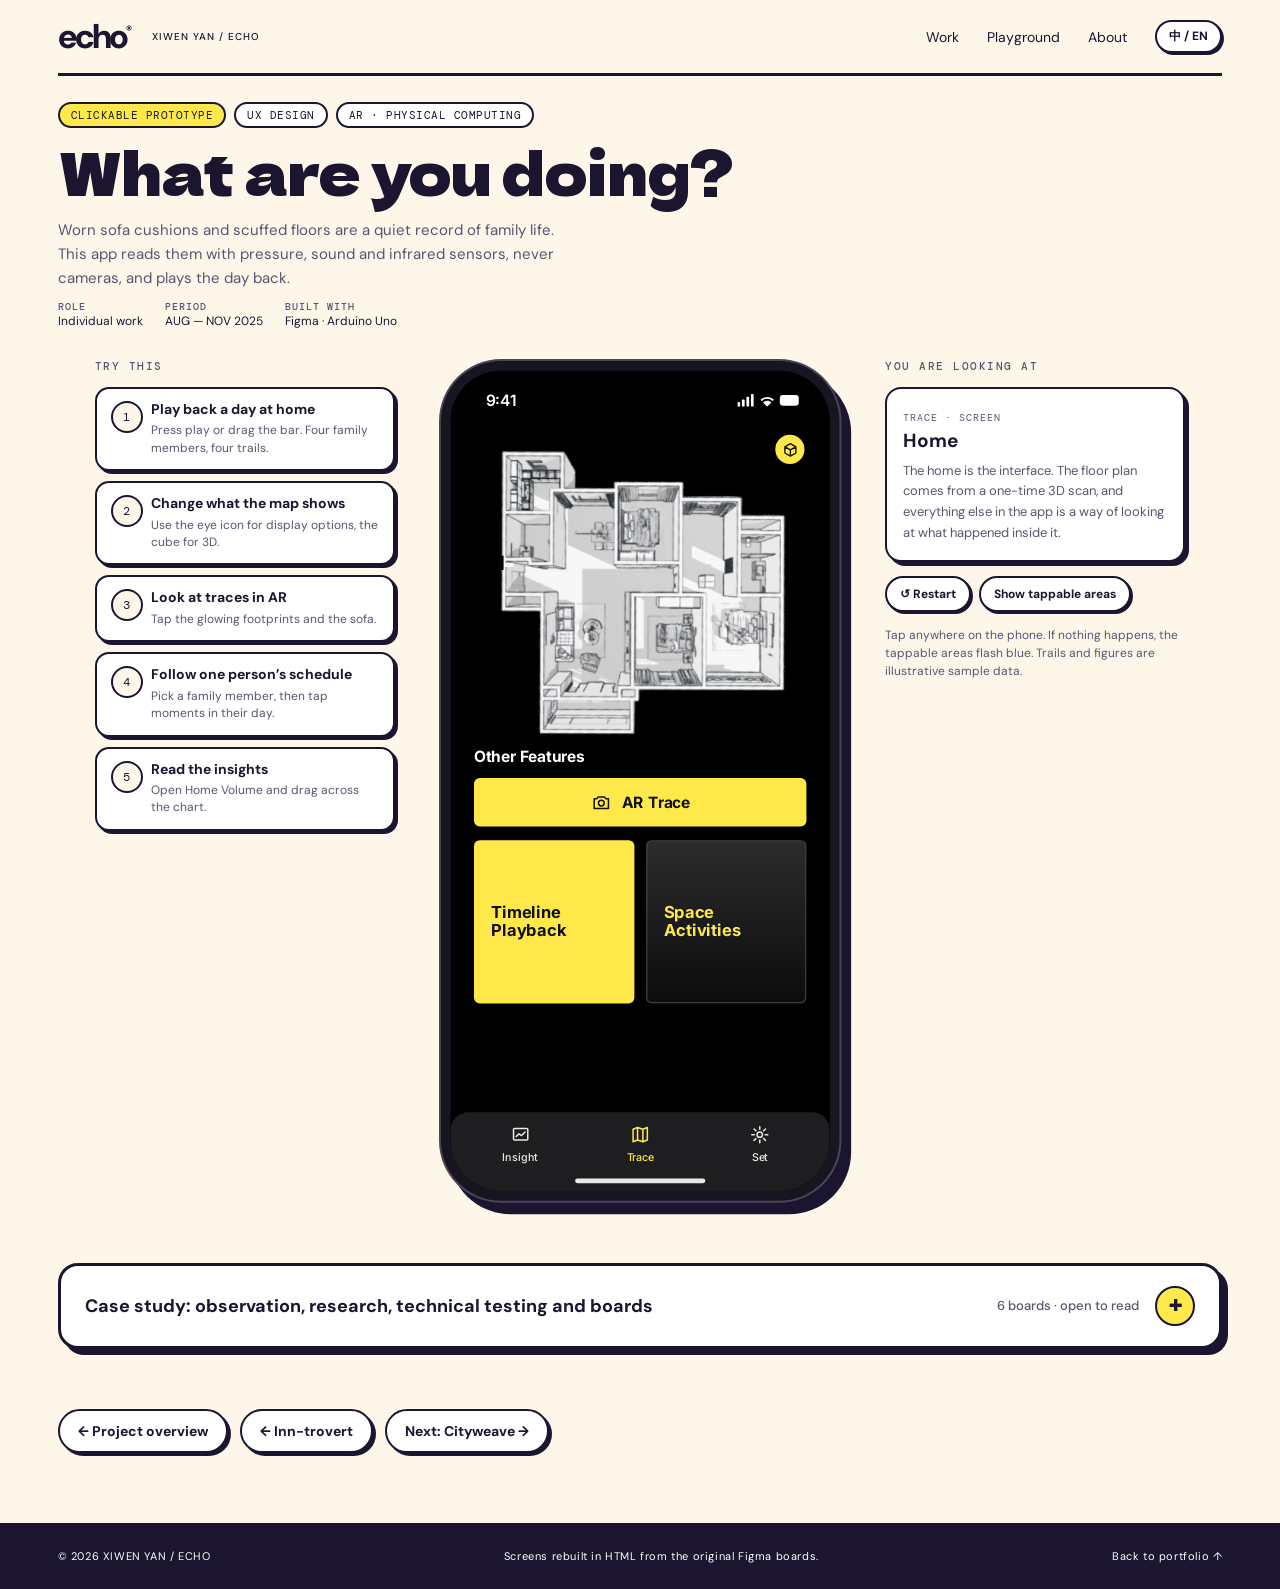
<file: what-are-you-doing-process.html>
<!doctype html><html lang="en"><head><meta charset="UTF-8"><meta name="viewport" content="width=device-width, initial-scale=1">
<title>What are you doing? — Process & prototype · Xiwen (Echo) Yan</title>
<meta name="description" content="What are you doing? An app that turns the traces of family life at home into a visible, poetic record. Tap through the prototype: replay a day, switch views, read the insights.">
<link rel="canonical" href="https://portfolio.xiwenyan.top/what-are-you-doing-process.html">
<meta name="author" content="Xiwen Yan (Echo Yan)"><meta name="theme-color" content="#ffe94a">
<meta property="og:type" content="article"><meta property="og:title" content="What are you doing? — clickable prototype by Xiwen (Echo) Yan">
<meta property="og:description" content="Making the traces of daily life at home visible. Tap through the prototype.">
<meta property="og:url" content="https://portfolio.xiwenyan.top/what-are-you-doing-process.html"><meta property="og:image" content="https://portfolio.xiwenyan.top/assets/what-cover.webp">
<meta name="twitter:card" content="summary_large_image">
<link rel="icon" href="assets/avatar.png">
<link rel="stylesheet" href="proto.css">
<link rel="stylesheet" href="https://fonts.googleapis.com/css2?family=Inter:wght@400;500;600;700;800&display=swap">
<style>
:root{--accent:#ffe94a}
/* Trace — black and one yellow, rebuilt from the high-fidelity boards */
.tr{--y:#ffe94a;--card:#262628;--or:#ff7a00;--pu:#7b61ff;--bl:#2a9df4;--te:#5fd3d0;background:#000;color:#fff;font-family:'Inter',sans-serif}
.tr .screen{background:#000}
.tr svg.ic{width:22px;height:22px;fill:none;stroke:currentColor;stroke-width:1.7;stroke-linecap:round;stroke-linejoin:round}
.tr .head{flex:none;height:58px;background:var(--y);color:#111;display:grid;grid-template-columns:54px 1fr 54px;align-items:center;text-align:center;font-weight:700;font-size:17px;line-height:1.15}
.tr .head small{display:block;font-weight:500;font-size:12px;opacity:.75}
.tr .head button{height:100%;display:grid;place-items:center}
.tr .tabs{flex:none;display:grid;grid-template-columns:repeat(3,1fr);background:#1e1e20;border-radius:18px 18px 0 0;padding:12px 10px 28px}
.tr .tabs button{display:flex;flex-direction:column;align-items:center;gap:5px;font-size:11px;font-weight:500;color:#e8e8e8}
.tr .tabs .cur{color:var(--y)}
.tr .plan{position:relative;width:100%;aspect-ratio:495/459}
.tr .plan img{position:absolute;inset:0;width:100%;height:100%;object-fit:contain;transition:opacity .35s;mix-blend-mode:lighten;filter:contrast(1.08) brightness(.97)}
.tr .plan svg{position:absolute;inset:0;width:100%;height:100%;overflow:visible}
.tr .plan .trace{fill:none;stroke-width:2.6;stroke-linecap:round;stroke-linejoin:round}
.tr .plan .names text{font:600 11px Inter,sans-serif;fill:#111;paint-order:stroke;stroke:#ffe94a;stroke-width:5px;stroke-linejoin:round;text-anchor:middle}
.tr .plan .head-dot{stroke:#000;stroke-width:1.5}
.tr .yel{background:var(--y);color:#111}
/* home */
.tr .feat{font-weight:700;font-size:16px;margin:4px 0 12px}
.tr .wide{display:flex;gap:10px;align-items:center;justify-content:center;width:100%;height:50px;border-radius:6px;font-weight:700;font-size:16px}
.tr .sq{height:168px;border-radius:6px;display:flex;align-items:center;padding:0 18px;text-align:left;font-weight:700;font-size:17px;line-height:1.1}
.tr .sq.dark{background:linear-gradient(180deg,#2c2c2e,#0c0c0d);color:var(--y);box-shadow:inset 0 0 0 1.5px #3c3c3f}
.tr .fab{position:absolute;right:26px;top:66px;width:30px;height:30px;border-radius:50%;display:grid;place-items:center;z-index:2}
.tr .fab+.fab{top:104px}.tr .fab svg{width:17px;height:17px;stroke-width:2}
/* AR */
.tr .ar{position:absolute;inset:0;background:#8d877d url(assets/proto/trace/ar.webp) center bottom/cover no-repeat}
.tr .arbar{position:relative;z-index:2;flex:none;height:46px;display:grid;grid-template-columns:54px 1fr 54px;align-items:center;text-align:center;font-weight:600;font-size:16px;color:#222;background:rgba(255,255,255,.72);backdrop-filter:blur(8px)}
.tr .spot{position:absolute;z-index:2;width:44px;height:44px;margin:-22px;border-radius:50%;border:2px solid #fff;box-shadow:0 0 0 0 rgba(255,170,40,.8);animation:ping 1.8s infinite}
@keyframes ping{to{box-shadow:0 0 0 18px rgba(255,170,40,0)}}
.tr .bubble{position:absolute;z-index:3;left:24px;right:24px;top:286px;padding:14px 16px;border-radius:14px;background:rgba(18,18,20,.9);backdrop-filter:blur(8px);font-size:13px;line-height:1.5;opacity:0;transform:translateY(10px);transition:.25s;pointer-events:none}
.tr .bubble.show{opacity:1;transform:none}
.tr .bubble b{display:block;color:var(--y);font-size:15px;margin-bottom:2px}
.tr .ardock{position:absolute;z-index:2;left:0;right:0;bottom:34px;display:flex;justify-content:space-around;align-items:center;color:var(--y)}
.tr .shutter{width:66px;height:66px;border-radius:16px;background:rgba(255,255,255,.8);display:grid;place-items:center;color:#fff}
.tr .shutter svg{width:36px;height:36px;fill:#fff;stroke:#bbb}
.tr .flashfx{position:absolute;inset:0;z-index:5;background:#fff;opacity:0;pointer-events:none}
.tr .flashfx.go{animation:flash .5s}@keyframes flash{10%{opacity:.9}100%{opacity:0}}
/* realtime */
.tr .scrub{padding:6px 26px 0}
.tr input[type=range]{-webkit-appearance:none;appearance:none;width:100%;height:10px;border-radius:5px;background:linear-gradient(90deg,var(--y) var(--p,43%),#5c5622 var(--p,43%));outline-offset:6px;margin:0;display:block}
.tr input[type=range]::-webkit-slider-thumb{-webkit-appearance:none;width:22px;height:22px;border-radius:50%;background:#111;border:4px solid var(--y);cursor:grab}
.tr input[type=range]::-moz-range-thumb{width:14px;height:14px;border-radius:50%;background:#111;border:4px solid var(--y);cursor:grab}
.tr .times{display:flex;justify-content:space-between;font-size:10.5px;margin-top:7px;color:#ddd}
.tr .legend{display:flex;justify-content:center;gap:12px;margin:12px 0 6px}
.tr .legend button{display:flex;align-items:center;gap:5px;font-size:11px;font-weight:600;padding:5px 9px;border-radius:14px;background:#1c1c1e;transition:opacity .2s}
.tr .legend i{width:8px;height:8px;border-radius:50%}
.tr .legend button[aria-pressed=false]{opacity:.35}
.tr .dock{flex:none;display:grid;grid-template-columns:repeat(3,1fr);align-items:center;background:#1e1e20;border-radius:18px 18px 0 0;padding:10px 10px 28px;color:var(--y);font-size:11px}
.tr .dock button{display:flex;flex-direction:column;align-items:center;gap:4px}
.tr .dock .pp svg{width:34px;height:34px;fill:#9c9c9c;stroke:none}
.tr .sheet{position:absolute;left:0;right:0;bottom:0;z-index:6;background:#161617;border-radius:22px 22px 0 0;padding:26px 30px 100px;transform:translateY(105%);transition:transform .32s cubic-bezier(.2,.8,.2,1)}
.tr .sheet.show{transform:none}
.tr .sheet h4{margin:0 0 22px;font-size:17px}
.tr .row{display:flex;justify-content:space-between;align-items:center;width:100%;padding:9px 0;font-size:13.5px;text-align:left}
.tr .sw{width:34px;height:18px;border-radius:9px;background:#555;position:relative;transition:background .2s;flex:none}
.tr .sw::after{content:'';position:absolute;left:3px;top:3px;width:12px;height:12px;border-radius:50%;background:#222;transition:transform .2s}
.tr [aria-checked=true] .sw{background:var(--y)}.tr [aria-checked=true] .sw::after{transform:translateX(16px)}
.tr .dim{position:absolute;inset:0;z-index:5;background:rgba(0,0,0,.45);opacity:0;pointer-events:none;transition:opacity .3s}.tr .dim.show{opacity:1;pointer-events:auto}
/* timeline */
.tr .sched{list-style:none;margin:8px 0 0;padding:0;position:relative}
.tr .sched::before{content:'';position:absolute;left:14px;top:14px;bottom:26px;border-left:1.5px solid #666}
.tr .sched button{display:grid;grid-template-columns:30px 1fr;gap:0 12px;width:100%;text-align:left;padding:7px 0;font-size:13px;line-height:1.45;position:relative}
.tr .sched i{grid-row:1/3;width:30px;height:24px;display:grid;place-items:center;background:#000;font-style:normal;z-index:1}
.tr .sched i svg{width:18px;height:18px}
.tr .sched small{font-size:12px;color:#cfcfcf}
.tr .sched button.on{color:var(--y)}.tr .sched button.on small{color:var(--y)}
.tr .who{display:flex;gap:10px;align-items:center;margin-top:10px}
.tr .who button{width:38px;height:38px;border-radius:50%;overflow:hidden;border:3px solid transparent;opacity:.5;transition:.2s}
.tr .who button[aria-pressed=true]{opacity:1;border-color:var(--y)}
.tr .who img{width:100%;height:100%;display:block}
.tr h5{margin:14px 0 0;font-size:17px;color:var(--y)}
/* insight */
.tr .ins{background:radial-gradient(120% 60% at 50% 12%,#1b2530 0,#0a0b0d 70%)}
.tr .card{background:var(--card);border-radius:8px;padding:14px}
.tr .stat3{display:grid;grid-template-columns:repeat(3,1fr);padding:14px 0}
.tr .stat3>*{padding:0 12px;text-align:left;font-size:12.5px;color:var(--y)}
.tr .stat3>*+*{border-left:1px solid #555}
.tr .stat3 b{display:block;font-size:20px;font-weight:800;margin:8px 0 2px}.tr .stat3 b small{font-size:11px}
.tr .stat3 span{font-size:12px;opacity:.8;padding-left:22px}
.tr .g2{display:grid;grid-template-columns:1fr 1fr;gap:12px;margin-top:12px}
.tr .metric{text-align:left;min-height:150px;display:block;width:100%}
.tr .metric h6{margin:8px 0 4px;font-size:14.5px}
.tr .metric b{font-size:28px;font-weight:400}.tr .metric b small{font-size:12px}
.tr .metric p{font-size:10px;color:#9a9a9a;margin-top:10px}
.tr .seg{display:grid;grid-template-columns:repeat(3,1fr);background:#262628;border-radius:8px;padding:3px;font-size:12.5px}
.tr .seg button{padding:8px;border-radius:6px;color:#ddd}.tr .seg button[aria-pressed=true]{background:#4a4a4d;color:#fff}
.tr .bigv{font-size:27px;font-weight:700;margin-top:14px}.tr .bigv+small{font-size:12px;color:#8a93a0}
.tr .chart{width:100%;height:250px;display:block;margin-top:8px;touch-action:none;cursor:ew-resize}
.tr .ov{display:grid;grid-template-columns:1fr 1fr;margin-top:10px}
.tr .ov>*{padding:4px 12px}.tr .ov>*+*{border-left:1px solid #555}
.tr .ov b{font-size:17px;color:var(--or)}.tr .ov b small{font-size:10px}.tr .ov span{display:block;font-size:12px;color:#ccc;margin-top:6px}
.tr .ovh{display:flex;align-items:center;gap:12px;font-size:14px;font-weight:600;padding-bottom:12px;border-bottom:1px solid #555}
.tr .ovh i{width:30px;height:30px;border-radius:50%;display:grid;place-items:center;color:#111}
/* set */
.tr .set h6{margin:0 0 8px;font-size:14px}
.tr .set .card{margin-top:12px}
.tr .set .row{color:var(--y);font-weight:600;gap:12px;justify-content:flex-start}
.tr .set .row span{flex:1}.tr .set .row small{display:block;font-weight:400;font-size:11px;color:#c9c9c9;margin-top:2px}
.tr .set .row>svg{flex:none;color:#ddd;background:#3a3a3c;border-radius:6px;padding:6px;width:32px;height:32px}
</style></head><body>
<a class="skip" href="#prototype" data-en="Skip to the prototype" data-zh="跳到原型">Skip to the prototype</a>
<header class="site"><a class="wordmark" href="index.html">echo<span>®</span><small>Xiwen Yan / Echo</small></a><nav aria-label="Main navigation"><a href="index.html#work" data-en="Work" data-zh="作品">Work</a><a href="index.html#play" data-en="Playground" data-zh="实验场">Playground</a><a href="index.html#about" data-en="About" data-zh="关于">About</a></nav><button id="language" aria-label="Switch to Chinese">中 / EN</button></header>

<main>
<section class="intro">
  <div>
    <div class="tags"><span class="chip accent" data-en="CLICKABLE PROTOTYPE" data-zh="可点击原型">CLICKABLE PROTOTYPE</span><span class="chip">UX DESIGN</span><span class="chip">AR · PHYSICAL COMPUTING</span></div>
    <h1>What are you doing?</h1>
  </div>
  <div>
    <p class="lead" data-en="Worn sofa cushions and scuffed floors are a quiet record of family life. This app reads them with pressure, sound and infrared sensors, never cameras, and plays the day back." data-zh="沙发的凹陷、地板的磨痕，都是家庭生活的无声记录。这个应用用压力、声音和红外传感器（而不是摄像头）读取它们，并把一天回放出来。">Worn sofa cushions and scuffed floors are a quiet record of family life. This app reads them with pressure, sound and infrared sensors, never cameras, and plays the day back.</p>
    <div class="facts"><span><b data-en="ROLE" data-zh="角色">ROLE</b><span data-en="Individual work" data-zh="个人作品">Individual work</span></span><span><b data-en="PERIOD" data-zh="时间">PERIOD</b>AUG — NOV 2025</span><span><b data-en="BUILT WITH" data-zh="技术验证">BUILT WITH</b>Figma · Arduino Uno</span></div>
  </div>
</section>

<section class="stage" id="prototype">
  <aside class="panel">
    <h2 data-en="TRY THIS" data-zh="试试这些">TRY THIS</h2>
    <ol class="tasks">
      <li><button data-go="rt" data-task="rt"><b data-en="Play back a day at home" data-zh="回放家里的一天">Play back a day at home</b><span data-en="Press play or drag the bar. Four family members, four trails." data-zh="按播放或拖动进度条。四位家人，四条轨迹。">Press play or drag the bar. Four family members, four trails.</span></button></li>
      <li><button data-go="rt" data-task="mode" data-screens="none"><b data-en="Change what the map shows" data-zh="切换地图显示内容">Change what the map shows</b><span data-en="Use the eye icon for display options, the cube for 3D." data-zh="点「眼睛」图标调整显示选项，点「立方体」切换 3D。">Use the eye icon for display options, the cube for 3D.</span></button></li>
      <li><button data-go="ar" data-task="ar"><b data-en="Look at traces in AR" data-zh="用 AR 查看痕迹">Look at traces in AR</b><span data-en="Tap the glowing footprints and the sofa." data-zh="点击发光的脚印和沙发。">Tap the glowing footprints and the sofa.</span></button></li>
      <li><button data-go="tl" data-task="tl"><b data-en="Follow one person’s schedule" data-zh="查看一个人的作息">Follow one person’s schedule</b><span data-en="Pick a family member, then tap moments in their day." data-zh="选一位家人，再点击他们一天中的各个时刻。">Pick a family member, then tap moments in their day.</span></button></li>
      <li><button data-go="insight" data-screens="insight,volume,rank" data-task="ins"><b data-en="Read the insights" data-zh="阅读数据洞察">Read the insights</b><span data-en="Open Home Volume and drag across the chart." data-zh="打开「家庭音量」，在图表上左右拖动。">Open Home Volume and drag across the chart.</span></button></li>
    </ol>
  </aside>

  <div class="device"><div id="live" class="phone tr" data-start="home">
    <div class="statusbar"><span>9:41</span><svg viewBox="0 0 70 14"><rect x="0" y="9" width="3" height="5" rx="1"/><rect x="5" y="6" width="3" height="8" rx="1"/><rect x="10" y="3" width="3" height="11" rx="1"/><rect x="15" y="0" width="3" height="14" rx="1"/><path d="M33 3.2c3 0 5.600 1.200 7.500 3.100l-1.500 1.500a8.400 8.400 0 0 0-12 0l-1.500-1.500A10.600 10.600 0 0 1 33 3.200zm0 4.200c1.800 0 3.400.7 4.600 1.900L33 14l-4.600-4.700A6.500 6.500 0 0 1 33 7.400z"/><rect x="47" y="1" width="21" height="12" rx="3.500"/></svg></div>

    <section class="screen" data-screen="home" data-title="Home" data-title-zh="首页" data-note-en="The home is the interface. The floor plan comes from a one-time 3D scan, and everything else in the app is a way of looking at what happened inside it." data-note-zh="家本身就是界面。户型来自一次性的 3D 扫描，应用里的其他功能，都是观察「里面发生了什么」的不同方式。">
      <button class="fab yel" data-go="rt" aria-label="Open real-time trace"><svg class="ic" viewBox="0 0 24 24"><path d="M12 3 4 7.500v9L12 21l8-4.500v-9zM4 7.500l8 4.500 8-4.500M12 12v9"/></svg></button>
      <div class="scroll" style="padding:14px 24px 0">
        <button class="plan" data-go="rt" aria-label="Open real-time trace" style="display:block"><img src="assets/proto/trace/plan.webp" alt="Floor plan of the family home"></button>
        <p class="feat">Other Features</p>
        <button class="wide yel" data-go="ar"><svg class="ic" viewBox="0 0 24 24"><path d="M4 8h3l1.500-2h7L17 8h3v11H4z"/><circle cx="12" cy="13" r="3.200"/></svg>AR Trace</button>
        <div class="g2" style="margin-top:14px"><button class="sq yel" data-go="tl">Timeline<br>Playback</button><button class="sq dark" data-go="heat">Space<br>Activities</button></div>
      </div>
      <nav class="tabs" data-tab="home"></nav>
    </section>

    <section class="screen" data-screen="ar" data-status="#111" data-title="AR real-time trace" data-title-zh="AR 实时痕迹" data-note-en="Point the phone at a room and the traces glow where they were left: footprints on the rug, weight on the sofa. Tap one to see who left it and when." data-note-zh="把手机对准房间，痕迹会在留下的位置发光：地毯上的脚印、沙发上的重量。点击其中一个，可以看到是谁、在什么时候留下的。">
      <div class="ar"></div>
      <div class="arbar"><button data-back aria-label="Back"><svg class="ic" viewBox="0 0 24 24"><path d="M20 12H5m6-6-6 6 6 6"/></svg></button>AR Trace<span></span></div>
      <button class="spot" style="left:56px;top:641px" data-act="spot" data-i="0" aria-label="Footprints on the rug"></button>
      <button class="spot" style="left:122px;top:728px" data-act="spot" data-i="1" aria-label="Footprints near the sofa"></button>
      <button class="spot" style="left:344px;top:556px" data-act="spot" data-i="2" aria-label="Pressure on the sofa"></button>
      <button class="spot" style="left:312px;top:118px;width:110px;height:150px;margin:-75px -55px;border-radius:10px;animation:none;border-color:transparent" data-go="rt" aria-label="Open map"></button>
      <div class="bubble" id="bubble"></div>
      <div class="ardock"><button data-act="arwho" aria-label="Switch trace type"><svg class="ic" viewBox="0 0 24 24"><circle cx="7" cy="7" r="3"/><circle cx="17" cy="17" r="3"/><path d="M10 7h4a3 3 0 0 1 0 6h-4a3 3 0 0 0 0 6"/></svg></button><button class="shutter" data-act="snap" aria-label="Capture"><svg viewBox="0 0 24 24"><path d="M4 8h3l1.500-2h7L17 8h3v11H4z"/><circle cx="12" cy="13" r="3.200" fill="#bbb"/></svg></button><button data-act="arwho" aria-label="Switch member"><svg class="ic" viewBox="0 0 24 24"><circle cx="12" cy="8.500" r="3.500"/><path d="M5 20c0-4 3-6 7-6s7 2 7 6"/></svg></button></div>
      <div class="flashfx" id="flashfx"></div>
    </section>

    <section class="screen" data-screen="rt" data-title="Real-time trace" data-title-zh="实时轨迹" data-note-en="Each coloured line is one family member’s path through the day, drawn from sensor data rather than video. Opting for sensors over cameras was the pivotal decision: less data, more privacy." data-note-zh="每条彩色的线，是一位家人一天中的移动路径，来自传感器数据而非视频。选择传感器而不是摄像头，是这个项目的关键决定：数据更少，隐私更多。">
      <div class="head"><button data-back aria-label="Back"><svg class="ic" viewBox="0 0 24 24"><path d="M20 12H5m6-6-6 6 6 6"/></svg></button><div>Real-time Trace<small>October 13, 2025</small></div></div>
      <button class="fab yel" style="top:128px" data-act="3d" id="b3d" aria-label="Toggle 3D view" aria-pressed="false"><svg class="ic" viewBox="0 0 24 24"><path d="M12 3 4 7.500v9L12 21l8-4.500v-9zM4 7.500l8 4.500 8-4.500M12 12v9"/></svg></button>
      <button class="fab yel" style="top:166px" data-act="eye" aria-label="Display mode"><svg class="ic" viewBox="0 0 24 24"><path d="M2 12s4-6.500 10-6.500S22 12 22 12s-4 6.500-10 6.500S2 12 2 12z"/><circle cx="12" cy="12" r="2.800"/></svg></button>
      <div style="flex:1;display:flex;flex-direction:column;justify-content:center;padding:0 22px"><div class="plan" id="rt-plan"></div></div>
      <div class="legend" id="legend"></div>
      <div class="scrub"><input type="range" id="scrub" min="0" max="1440" value="624" aria-label="Time of day"><div class="times"><span>0:00</span><span id="clock">10:24/24:00</span></div></div>
      <div style="height:16px"></div>
      <div class="dock"><button data-act="eye"><svg class="ic" viewBox="0 0 24 24"><path d="M4 6l5-2 6 2 5-2v14l-5 2-6-2-5 2zM9 4v14m6-12v14"/></svg>Map</button><button class="pp" data-act="play" id="pp" aria-label="Play"><svg viewBox="0 0 24 24"><path d="M6 3l15 9-15 9z"/></svg></button><button data-act="members"><svg class="ic" viewBox="0 0 24 24"><circle cx="12" cy="8.500" r="3.500"/><path d="M5 20c0-4 3-6 7-6s7 2 7 6"/></svg>Member</button></div>
      <div class="dim" id="dim" data-act="close"></div>
      <div class="sheet" id="sheet-map"><h4>Map Display</h4>
        <button class="row" role="switch" aria-checked="true" data-act="opt" data-k="outline">Floor Plan Outline<i class="sw"></i></button>
        <button class="row" role="switch" aria-checked="true" data-act="opt" data-k="names">Regional Name<i class="sw"></i></button>
        <button class="row" role="switch" aria-checked="false" data-act="opt" data-k="color">Area Color<i class="sw"></i></button>
        <button class="row" role="switch" aria-checked="true" data-act="opt" data-k="traj">Member Trajectory<i class="sw"></i></button>
      </div>
      <div class="sheet" id="sheet-mem"><h4>Members</h4><div id="mem-rows"></div></div>
    </section>

    <section class="screen" data-screen="tl" data-title="Timeline replay" data-title-zh="时间线回放" data-note-en="One person, one day. Each entry is inferred from where the sensors found them, so the schedule doubles as a map: tap an entry and the trail stops at that moment." data-note-zh="一个人，一天。每一条记录都由传感器感知到的位置推断而来，所以作息表同时也是地图：点击一条记录，轨迹就停在那一刻。">
      <div class="head"><button data-back aria-label="Back"><svg class="ic" viewBox="0 0 24 24"><path d="M20 12H5m6-6-6 6 6 6"/></svg></button><div>Timeline Replay<small>October 13, 2025</small></div></div>
      <div class="scroll" style="padding:0 30px 20px"><div class="plan" id="tl-plan" style="width:78%;margin:0 auto"></div>
        <h5 style="margin-top:4px">Action Schedule</h5><ul class="sched" id="sched"></ul>
        <h5>Select members</h5><div class="who" id="tl-who"></div>
      </div>
    </section>

    <section class="screen" data-screen="heat" data-title="Space activities" data-title-zh="空间活动" data-note-en="Usage density by room. This screen is extrapolated for the web prototype from the project flowchart (Spatial Activities → Usage Density Hotspot) and the heat-map study on the process board; it was not drawn in high fidelity." data-note-zh="按房间显示使用密度。这个页面是网页原型根据项目流程图（空间活动 → 使用密度热区）和过程图版中的热力图研究推演出来的，原稿中没有高保真界面。">
      <div class="head"><button data-back aria-label="Back"><svg class="ic" viewBox="0 0 24 24"><path d="M20 12H5m6-6-6 6 6 6"/></svg></button><div>Space Activities<small>Usage density hotspot</small></div></div>
      <div class="scroll" style="padding:16px 22px"><div class="seg" id="heat-seg"><button aria-pressed="true" data-act="heat" data-r="0">Day</button><button aria-pressed="false" data-act="heat" data-r="1">Week</button><button aria-pressed="false" data-act="heat" data-r="2">Month</button></div>
        <div class="plan" id="heat-plan" style="margin-top:10px"></div>
        <div class="card" style="margin-top:10px"><div class="ovh" style="border:0;padding:0"><i class="yel"><svg class="ic" viewBox="0 0 24 24" style="width:16px;height:16px"><path d="M12 21s7-6 7-11a7 7 0 0 0-14 0c0 5 7 11 7 11z"/></svg></i><span id="heat-info">Tap a room to see how it was used.</span></div></div>
      </div>
    </section>

    <section class="screen ins" data-screen="insight" data-title="Insight" data-title-zh="数据洞察" data-note-en="Numbers about a household are easy to make cold. These are phrased as habits (silent hours, path overlap, together time) so they read as observations about living together, not surveillance." data-note-zh="关于家庭的数字很容易显得冰冷。这里用习惯来表述（安静时段、路径重叠、相处时间），让它读起来像是对共同生活的观察，而不是监控。">
      <div style="flex:none;padding:6px 26px 10px;font-weight:700;font-size:17px;border-top:1px solid #777;margin-top:2px">Insight</div>
      <div class="scroll" style="padding:0 22px 16px">
        <svg viewBox="0 0 200 200" style="width:190px;display:block;margin:0 auto 14px"><g fill="none" stroke-width="15" transform="rotate(-90 100 100)"><circle cx="100" cy="100" r="88" stroke="#6b6420"/><circle cx="100" cy="100" r="88" stroke="#ffe94a" stroke-dasharray="376 553" stroke-linecap="round"/><circle cx="100" cy="100" r="70" stroke="#8a3d00"/><circle cx="100" cy="100" r="70" stroke="#ffb000" stroke-dasharray="366 440" stroke-linecap="round"/><circle cx="100" cy="100" r="52" stroke="#7a3300"/><circle cx="100" cy="100" r="52" stroke="#ff7a00" stroke-dasharray="298 327" stroke-linecap="round"/></g><circle cx="100" cy="100" r="43" fill="#16181c"/><path d="m100 80 6 13 14 2-10 10 2.500 14-12.500-7-12.500 7 2.500-14-10-10 14-2z" fill="#ffe94a"/></svg>
        <div class="card stat3"><div>Space Using<b>68<small>%</small></b><span>/100%</span></div><button data-go="volume" style="color:var(--or)">Home Volume<b>25<small>db</small></b><span>/30db</span></button><div>Together Time<b>73<small>min</small></b><span>/80min</span></div></div>
        <div class="g2">
          <div class="card metric" style="color:var(--pu)"><svg class="ic" viewBox="0 0 24 24"><path d="M6 17V11a6 6 0 0 1 9-5M18 11v6l2 2H8M4 4l16 16M10 21h4"/></svg><h6>Silent Hours</h6><b>5<small>hours</small>19<small>min</small></b><p>October 13th, Night<span style="display:block;height:8px;border-radius:2px;margin:5px 0;background:linear-gradient(90deg,#7b61ff 44%,#3b3270 44%)"></span>Too short</p></div>
          <div class="card metric" style="color:var(--bl)"><svg class="ic" viewBox="0 0 24 24"><circle cx="7" cy="7" r="3"/><circle cx="17" cy="17" r="3"/><path d="M10 7h4a3 3 0 0 1 0 6h-4a3 3 0 0 0 0 6"/></svg><h6>Path Overlap</h6><b>12<small>times</small></b><p>October 13th<span style="display:block;height:10px;margin:5px 0;background:radial-gradient(circle,#2a9df4 2px,transparent 2.500px) 0 0/15px 5px"></span>Needs more</p></div>
          <button class="card metric" style="color:var(--y);min-height:104px" data-go="rank"><svg class="ic" viewBox="0 0 24 24"><circle cx="12" cy="14" r="6"/><circle cx="12" cy="14" r="2"/><path d="M8 4h8v3H8z"/></svg><h6>Active Ranking</h6><span style="font-size:13px">Mammy</span></button>
          <button class="card metric" style="color:var(--te);min-height:104px" data-go="heat"><svg class="ic" viewBox="0 0 24 24"><path d="M5 4h8v17H5zM13 6l6 2v11l-6 2M10 12.500h.01"/></svg><h6>Spatial preference</h6><span style="font-size:13px">Bedroom</span></button>
        </div>
      </div>
      <nav class="tabs" data-tab="insight"></nav>
    </section>

    <section class="screen ins" data-screen="volume" data-title="Home volume" data-title-zh="家庭音量" data-note-en="Sound sensors record level only, not content. Drag across the chart to compare how loud each parent’s part of the home was through the day." data-note-zh="声音传感器只记录音量大小，不记录内容。在图表上拖动，可以比较一天中父母各自所在区域的音量。">
      <div class="head"><button data-back aria-label="Back"><svg class="ic" viewBox="0 0 24 24"><path d="M20 12H5m6-6-6 6 6 6"/></svg></button><div>Home Volume<small>October 13, 2025</small></div></div>
      <div class="scroll" style="padding:14px 24px"><div class="seg"><button aria-pressed="true" data-act="seg">Day</button><button aria-pressed="false" data-act="seg">Week</button><button aria-pressed="false" data-act="seg">Month</button></div>
        <div class="bigv" style="color:var(--or)" id="vol-big">25db</div><small id="vol-sub">October 13, max for 25db</small>
        <svg class="chart" id="vol-chart" viewBox="0 0 340 250"></svg>
        <div class="card" style="margin-top:6px"><div class="ovh"><i style="background:var(--or)"><svg class="ic" viewBox="0 0 24 24" style="width:16px;height:16px"><path d="M2 12s4-6.500 10-6.500S22 12 22 12s-4 6.500-10 6.500S2 12 2 12z"/><circle cx="12" cy="12" r="2.800"/></svg></i>Today’s Overview</div><div class="ov"><div><b>25<small>db</small></b><span>Today’s Max</span></div><div><b>10<small>db</small></b><span>Today’s min</span></div></div></div>
      </div>
    </section>

    <section class="screen ins" data-screen="rank" data-title="Active ranking" data-title-zh="活跃排行" data-note-en="Who moved most today, by the hour. “View other members” cycles through the family." data-note-zh="今天谁最活跃，按小时显示。「查看其他成员」可在家人之间切换。">
      <div class="head"><button data-back aria-label="Back"><svg class="ic" viewBox="0 0 24 24"><path d="M20 12H5m6-6-6 6 6 6"/></svg></button><div>Active Ranking<small>October 13, 2025</small></div></div>
      <div class="scroll" style="padding:14px 24px"><div class="seg"><button aria-pressed="true" data-act="seg">Day</button><button aria-pressed="false" data-act="seg">Week</button><button aria-pressed="false" data-act="seg">Month</button></div>
        <div class="bigv" style="color:var(--y)" id="rk-name">Mammy</div><small id="rk-sub">October 13, 965steps</small>
        <svg class="chart" id="rk-chart" viewBox="0 0 340 220" style="height:220px;cursor:default"></svg>
        <button class="card row" style="margin-top:8px;padding:14px;font-weight:600" data-act="nextmem"><span style="display:flex;align-items:center;gap:12px"><i class="yel" style="width:30px;height:30px;border-radius:50%;display:grid;place-items:center"><svg class="ic" viewBox="0 0 24 24" style="width:16px;height:16px"><circle cx="12" cy="8.500" r="3.500"/><path d="M5 20c0-4 3-6 7-6s7 2 7 6"/></svg></i>View other members</span><svg class="ic" viewBox="0 0 24 24"><path d="m9 6 6 6-6 6"/></svg></button>
        <div class="card" style="margin-top:10px"><div class="ovh"><i class="yel"><svg class="ic" viewBox="0 0 24 24" style="width:16px;height:16px"><path d="M2 12s4-6.500 10-6.500S22 12 22 12s-4 6.500-10 6.500S2 12 2 12z"/><circle cx="12" cy="12" r="2.800"/></svg></i>Today’s Overview</div><div class="ov"><div><b style="color:var(--y)" id="rk-steps">965<small>steps</small></b><span>Today’s Steps</span></div><div><b style="color:var(--y)" id="rk-dist">512<small>m</small></b><span>Today’s distance</span></div></div></div>
      </div>
    </section>

    <section class="screen set" data-screen="set" data-title="Settings" data-title-zh="设置" data-note-en="Privacy is a first-level setting, not a buried one. Every sensor can be switched off, and each family member decides who can see their traces." data-note-zh="隐私是一级设置，而不是藏在深处的选项。每个传感器都可以关闭，每位家人自己决定谁能看到自己的痕迹。">
      <div class="scroll" style="padding:10px 22px 16px">
        <div style="text-align:center;font-size:13px;line-height:1.5"><img src="assets/proto/trace/ava.webp" alt="" style="width:62px;height:57px;border-radius:50%;object-fit:cover;display:block;margin:0 auto 6px"><b style="font-size:14px">Albedo</b><br>Birthday: December 17</div>
        <div class="card"><h6>Data</h6><button class="row" data-act="export"><svg class="ic" viewBox="0 0 24 24"><path d="M12 4v11m-4-4 4 4 4-4M5 19h14"/></svg><span>Export Data</span></button><button class="row" data-act="backup"><svg class="ic" viewBox="0 0 24 24"><path d="M7 18a4 4 0 0 1 0-8 6 6 0 0 1 11.500 2A3.500 3.500 0 0 1 18 18z"/></svg><span>Backup Data</span></button></div>
        <div class="card"><h6>Permissions &amp; Privacy</h6><button class="row" role="switch" aria-checked="true" data-act="perm"><svg class="ic" viewBox="0 0 24 24"><circle cx="9" cy="9" r="3"/><circle cx="16.500" cy="10" r="2.500"/><path d="M3 19c0-3 2.500-5 6-5s6 2 6 5m1-5c2.500 0 5 1.500 5 4"/></svg><span>Family Member Visibility<small>Manage who can see your family’s traces</small></span><i class="sw"></i></button></div>
        <div class="card"><h6>Sensors</h6>
          <button class="row" role="switch" aria-checked="true" data-act="perm"><svg class="ic" viewBox="0 0 24 24"><path d="M3 9a13 13 0 0 1 18 0M6 12.500a9 9 0 0 1 12 0M9 16a5 5 0 0 1 6 0M12 19.500h.01"/></svg><span>Pressure Sensors<small>Connect pressure sensors to track physical presence</small></span><i class="sw"></i></button>
          <button class="row" role="switch" aria-checked="true" data-act="perm"><svg class="ic" viewBox="0 0 24 24"><rect x="9" y="3" width="6" height="11" rx="3"/><path d="M6 11a6 6 0 0 0 12 0M12 17v4"/></svg><span>Sound Sensors<small>Enable sound sensors to capture ambient noise</small></span><i class="sw"></i></button>
          <button class="row" role="switch" aria-checked="true" data-act="perm"><svg class="ic" viewBox="0 0 24 24"><path d="M12 21s7-6 7-11a7 7 0 0 0-14 0c0 5 7 11 7 11z"/><circle cx="12" cy="10" r="2.500"/></svg><span>Location Tracking<small>Allow location tracking for family members</small></span><i class="sw"></i></button>
        </div>
      </div>
      <nav class="tabs" data-tab="set"></nav>
    </section>

    <div class="ptoast" role="status"></div><div class="homebar"></div>
  </div></div>

  <aside class="panel">
    <h2 data-en="YOU ARE LOOKING AT" data-zh="当前页面">YOU ARE LOOKING AT</h2>
    <div class="now" aria-live="polite"><small>TRACE · SCREEN</small><h3 id="now-title"></h3><p id="now-note"></p></div>
    <div class="controls"><button id="restart" data-en="↺ Restart" data-zh="↺ 重新开始">↺ Restart</button><button id="hints" aria-pressed="false" data-en="Show tappable areas" data-zh="显示可点击区域">Show tappable areas</button></div>
    <p class="hint-note" data-en="Tap anywhere on the phone. If nothing happens, the tappable areas flash blue. Trails and figures are illustrative sample data." data-zh="在手机上任意点击。如果没有反应，可点击区域会闪烁蓝色提示。轨迹与数值为示意用的样例数据。">Tap anywhere on the phone. If nothing happens, the tappable areas flash blue. Trails and figures are illustrative sample data.</p>
  </aside>
</section>

<details class="case" id="case-study">
  <summary><span data-en="Case study: observation, research, technical testing and boards" data-zh="设计案例：观察、研究、技术测试与图版">Case study: observation, research, technical testing and boards</span><small data-en="6 boards · open to read" data-zh="6 张图版 · 点击展开">6 boards · open to read</small></summary>
  <div class="case-body">
    <div class="case-copy">
      <div><h3 data-en="Where it started" data-zh="缘起">Where it started</h3><p data-en="A friend asked, “What do you do staying home every day?” The marks left by daily life, like worn spots on the sofa and scuffs on the floor, turned out to be an answer." data-zh="朋友问：「你每天待在家里都在做什么？」日常生活留下的痕迹，比如沙发上的磨损、地板上的划痕，原来就是答案。">A friend asked, “What do you do staying home every day?” The marks left by daily life, like worn spots on the sofa and scuffs on the floor, turned out to be an answer.</p></div>
      <div><h3 data-en="Sensing, not surveillance" data-zh="感知，而非监控">Sensing, not surveillance</h3><p data-en="The project chose pressure, sound and infrared sensors over cameras, trading data richness for privacy. Arduino tests validated that the sensors can identify and record the data the design depends on." data-zh="项目选择压力、声音与红外传感器而非摄像头，以数据丰富度换取隐私。Arduino 测试验证了这些传感器能够识别并记录设计所依赖的数据。">The project chose pressure, sound and infrared sensors over cameras, trading data richness for privacy. Arduino tests validated that the sensors can identify and record the data the design depends on.</p></div>
      <div><h3 data-en="Follow the process" data-zh="探索设计过程">Follow the process</h3><p data-en="The boards below run from the initial observations and mood board to the flowchart, high-fidelity interface, technical testing, and storyboard." data-zh="下方图版呈现从初期观察、情绪板、流程图，到高保真界面、技术测试及故事板的设计过程。">The boards below run from the initial observations and mood board to the flowchart, high-fidelity interface, technical testing, and storyboard.</p></div>
    </div>
    <p class="note" data-en="Click a board to open the full-resolution original." data-zh="点击图版可打开原始分辨率大图。">Click a board to open the full-resolution original.</p>
    <div class="boards" data-pages="11,12,13,14,15,16" data-name="What are you doing?"></div>
  </div>
</details>
<div class="more"><a href="what-are-you-doing.html" data-en="← Project overview" data-zh="← 项目展示">← Project overview</a><a href="inn-trovert.html" data-en="← Inn-trovert" data-zh="← Inn-trovert">← Inn-trovert</a><a href="cityweave.html" data-en="Next: Cityweave →" data-zh="下一个：Cityweave →">Next: Cityweave →</a></div>
</main>
<footer class="site"><span>© 2026 XIWEN YAN / ECHO</span><span data-en="Screens rebuilt in HTML from the original Figma boards." data-zh="界面依据原始 Figma 图版以 HTML 重建。">Screens rebuilt in HTML from the original Figma boards.</span><a href="index.html" data-en="Back to portfolio ↑" data-zh="返回作品集 ↑">Back to portfolio ↑</a></footer>

<script src="proto.js"></script>
<script>
// Trace prototype. One sample day for four family members; the same data drives the map, the timeline and the charts.
const {$,$$,go,toast,done}=Proto,NS='http://www.w3.org/2000/svg';
const svg=(tag,attrs={},parent)=>{const e=document.createElementNS(NS,tag);for(const k in attrs)e.setAttribute(k,attrs[k]);parent?.appendChild(e);return e};
const hm=m=>`${Math.floor(m/60)}:${String(Math.round(m)%60).padStart(2,'0')}`;

$$('.tabs').forEach(n=>{const cur=n.dataset.tab,tab=(id,label,icon)=>`<button data-go="${id}" data-root class="${id===cur?'cur':''}"><svg class="ic" viewBox="0 0 24 24">${icon}</svg>${label}</button>`;
  n.innerHTML=tab('insight','Insight','<rect x="4" y="5" width="16" height="13" rx="1"/><path d="m7 14 3-3 3 2 4-4"/>')+tab('home','Trace','<path d="M4 6l5-2 6 2 5-2v14l-5 2-6-2-5 2zM9 4v14m6-12v14"/>')+tab('set','Set','<circle cx="12" cy="12" r="3"/><path d="M12 3v3m0 12v3M3 12h3m12 0h3M5.600 5.600l2.100 2.100m8.600 8.600 2.100 2.100m0-12.800-2.100 2.100M7.700 16.300l-2.100 2.100"/>')});

// Rooms on the 495×459 floor plan: name, centre, box, tint
const ROOMS=[['Kitchen',90,72,50,32,80,80,'#ffb000'],['Dining',170,140,130,92,82,100,'#ff7a00'],['My room',258,132,215,78,88,108,'#7b61ff'],['Study',352,165,315,100,78,130,'#2a9df4'],['Bath',428,180,398,128,60,105,'#5fd3d0'],['Living room',165,310,105,248,122,125,'#ffe94a'],['Mom’s room',290,308,240,242,102,130,'#ff3b6b'],['Dad’s room',404,302,350,242,108,120,'#3b6bff'],['Balcony',170,418,105,395,130,45,'#8be36b']];
// Family: colour, waking span (minutes), path through the home, schedule
const FAMILY=[
 {id:'mom',name:'Mammy',img:'m3',c:'#ff3b30',span:[420,1320],steps:965,dist:512,pts:[[272,158],[298,185],[290,222],[230,232],[150,160],[90,95],[80,70],[150,150],[175,160],[190,262],[170,410],[150,415],[190,270],[165,300],[135,330],[160,300],[230,232],[175,160],[150,150],[190,262],[165,300],[230,232],[290,222],[272,158]],
  day:[[420,'Woke up','sun'],[510,'Breakfast','cup'],[600,'Played in the garden','leaf'],[780,'Afternoon nap','bed'],[1110,'Dinner','fork']]},
 {id:'dad',name:'Dad',img:'m1',c:'#3b4bff',span:[390,1350],steps:742,dist:398,pts:[[400,318],[385,280],[395,228],[330,225],[250,230],[180,255],[165,300],[130,325],[165,300],[250,232],[350,222],[352,180],[352,160],[352,222],[250,232],[175,160],[150,150],[250,232],[350,222],[352,180],[395,228],[400,318]],
  day:[[390,'Woke up','sun'],[435,'Morning news on the sofa','sofa'],[540,'Work at the computer','desk'],[1110,'Dinner','fork'],[1260,'Reading in the study','desk']]},
 {id:'sis',name:'Little sister',img:'m2',c:'#ffa51f',span:[450,1290],steps:1204,dist:640,pts:[[300,345],[262,350],[250,300],[262,240],[230,230],[160,210],[150,160],[160,210],[230,230],[262,240],[290,310],[262,240],[230,232],[190,270],[170,410],[190,270],[165,300],[230,232],[150,160],[230,232],[262,240],[300,345]],
  day:[[450,'Woke up','sun'],[540,'Homework at the desk','desk'],[900,'Keyboard practice','leaf'],[1110,'Dinner','fork'],[1230,'Reading before bed','bed']]},
 {id:'me',name:'Me',img:'m4',c:'#b06bff',span:[600,1410],steps:388,dist:205,pts:[[258,150],[250,120],[262,150],[298,185],[290,222],[230,232],[150,160],[90,95],[150,160],[230,232],[290,222],[258,150],[262,125],[258,150],[290,222],[230,232],[150,150],[230,232],[290,222],[258,150]],
  day:[[600,'Woke up','sun'],[780,'Overwatch on the laptop','desk'],[1110,'Dinner','fork'],[1380,'Cartoons in bed','bed']]}];
const ICON={sun:'<circle cx="12" cy="12" r="4"/><path d="M12 3v2m0 14v2M3 12h2m14 0h2M5.600 5.600 7 7m10 10 1.400 1.400m0-12.800L17 7M7 17l-1.400 1.400"/>',cup:'<path d="M5 9h12v5a5 5 0 0 1-10 0zM17 10h2a2 2 0 0 1 0 4h-2M8 3v3m4-3v3"/>',leaf:'<path d="M12 21V11M12 11c-5 0-7-3-7-7 4 0 7 2 7 7zm0 2c4 0 7-2 7-6-4 0-7 2-7 6z"/>',bed:'<path d="M3 18V7m0 8h18v3M3 12h13a5 5 0 0 1 5 5M6.500 9.500h3"/>',fork:'<path d="M7 3v7a2 2 0 0 0 4 0V3M9 12v9M16 3c-2 2-2 7 0 9v9"/>',sofa:'<path d="M5 11V8a2 2 0 0 1 2-2h10a2 2 0 0 1 2 2v3M3 12a2 2 0 0 1 4 0v3h10v-3a2 2 0 0 1 4 0v6H3z"/>',desk:'<rect x="4" y="5" width="16" height="11" rx="1"/><path d="M9 20h6M12 16v4"/>'};
// Smooth path through the points
const pathD=p=>{let d=`M${p[0]}`;for(let i=1;i<p.length-1;i++){const m=[(p[i][0]+p[i+1][0])/2,(p[i][1]+p[i+1][1])/2];d+=` Q${p[i]} ${m}`}return d+` L${p.at(-1)}`};

// A floor-plan view: image + overlays. Returns setters used by the three screens that show the plan.
function plan(el){
  el.innerHTML='<img class="p2" src="assets/proto/trace/plan.webp" alt="Floor plan"><img class="p3" src="assets/proto/trace/plan3d.webp" alt="3D floor plan" style="opacity:0">';
  const s=svg('svg',{viewBox:'0 0 495 459'},el),defs=svg('defs',{},s),blur=svg('filter',{id:el.id+'-b',x:'-50%',y:'-50%',width:'200%',height:'200%'},defs);svg('feGaussianBlur',{stdDeviation:16},blur);
  const gColor=svg('g',{opacity:0},s),gHeat=svg('g',{filter:`url(#${el.id}-b)`,style:'mix-blend-mode:multiply'},s),gTraj=svg('g',{},s),gNames=svg('g',{class:'names',opacity:0},s),gHit=svg('g',{},s);
  ROOMS.forEach(r=>{svg('rect',{x:r[3],y:r[4],width:r[5],height:r[6],fill:r[7],opacity:.42},gColor);svg('text',{x:r[1],y:r[2]},gNames).textContent=r[0]});
  const lines=FAMILY.map(f=>{const p=svg('path',{class:'trace',d:pathD(f.pts),stroke:f.c},gTraj),len=p.getTotalLength();p.style.strokeDasharray=len;const dot=svg('circle',{class:'head-dot',r:5,fill:f.c},gTraj);return {f,p,len,dot}});
  const api={el,s,gHeat,gHit,
    time(T,only){lines.forEach(({f,p,len,dot})=>{const k=Math.max(0,Math.min(1,(T-f.span[0])/(f.span[1]-f.span[0]))),show=!only||only===f.id,pt=p.getPointAtLength(len*k);
      p.style.strokeDashoffset=len*(1-k);p.style.display=dot.style.display=show&&!api.hidden?.has(f.id)?'':'none';dot.setAttribute('cx',pt.x);dot.setAttribute('cy',pt.y);dot.style.opacity=k>0?1:0})},
    opt(k,on){({outline:()=>el.querySelector(api.is3d?'.p3':'.p2').style.opacity=on?1:.12,names:()=>gNames.setAttribute('opacity',on&&!api.is3d?1:0),color:()=>gColor.setAttribute('opacity',on&&!api.is3d?1:0),traj:()=>gTraj.style.opacity=on&&!api.is3d?1:0})[k]()},
    view3d(on,opts){api.is3d=on;el.querySelector('.p2').style.opacity=on?0:(opts.outline?1:.12);el.querySelector('.p3').style.opacity=on?(opts.outline?1:.12):0;['names','color','traj'].forEach(k=>api.opt(k,opts[k]))}};
  return api}

// ── Real-time trace
const rt=plan($('#rt-plan')),opts={outline:true,names:true,color:false,traj:true};rt.hidden=new Set();
let T=624,raf=null;
function setT(v){T=Math.max(0,Math.min(1440,v));$('#scrub').value=T;$('#scrub').style.setProperty('--p',T/14.4+'%');$('#clock').textContent=`${hm(T)}/24:00`;rt.time(T)}
function play(on){cancelAnimationFrame(raf);raf=null;$('#pp').innerHTML=`<svg viewBox="0 0 24 24"><path d="${on?'M6 4h4v16H6zm8 0h4v16h-4z':'M6 3l15 9-15 9z'}"/></svg>`;$('#pp').setAttribute('aria-label',on?'Pause':'Play');
  if(!on)return;if(T>=1438)setT(360);let last=performance.now();
  const tick=now=>{setT(T+(now-last)/1000*90);last=now;if(T>=1440){play(false);done('rt');return}raf=requestAnimationFrame(tick)};raf=requestAnimationFrame(tick)}
$('#scrub').addEventListener('input',e=>{play(false);setT(+e.target.value);done('rt')});
$('#legend').innerHTML=FAMILY.map(f=>`<button aria-pressed="true" data-act="who" data-id="${f.id}"><i style="background:${f.c}"></i>${f.name}</button>`).join('');
$('#mem-rows').innerHTML=FAMILY.map(f=>`<button class="row" role="switch" aria-checked="true" data-act="who" data-id="${f.id}"><span style="display:flex;align-items:center;gap:12px"><img src="assets/proto/trace/${f.img}.webp" alt="" style="width:30px;height:30px;border-radius:50%">${f.name}</span><i class="sw"></i></button>`).join('');
function sheet(id){$$('.sheet').forEach(s=>s.classList.toggle('show',s.id===id));$('#dim').classList.toggle('show',!!id)}

// ── Timeline replay
const tl=plan($('#tl-plan'));let tlWho='mom',tlAt=0;
function renderTl(){const f=FAMILY.find(f=>f.id===tlWho);
  $('#tl-who').innerHTML=FAMILY.map(m=>`<button aria-pressed="${m.id===tlWho}" data-act="tlwho" data-id="${m.id}" aria-label="${m.name}"><img src="assets/proto/trace/${m.img}.webp" alt=""></button>`).join('')+`<span style="font-size:12px;color:#ccc;margin-left:6px">${f.name}</span>`;
  $('#sched').innerHTML=f.day.map(([m,label,ic],i)=>`<li><button class="${i===tlAt?'on':''}" data-act="tlat" data-i="${i}"><i><svg class="ic" viewBox="0 0 24 24">${ICON[ic]}</svg></i>${label}<small>${new Date(2025,9,13,0,m).toLocaleTimeString('en-US',{hour:'numeric',minute:'2-digit'})}</small></button></li>`).join('');
  tl.time(f.day[tlAt][0]+25,tlWho)}

// ── Space activities heat map
const heat=plan($('#heat-plan'));heat.time(0);heat.s.querySelectorAll('.trace,.head-dot').forEach(e=>e.remove());
const USE=[[1.2,2.5,7.5,1,.6,4.2,8,7,.5],[9,16,58,12,5,31,56,50,6],[40,66,240,70,22,130,236,210,30]],TOP=['Mammy','Everyone','Me','Dad','Everyone','Mammy','Mammy','Dad','Mammy'];
function renderHeat(r){heat.gHeat.innerHTML='';heat.gHit.innerHTML='';const max=Math.max(...USE[r]);
  ROOMS.forEach((room,i)=>{const k=USE[r][i]/max;svg('circle',{cx:room[1],cy:room[2],r:22+k*34,fill:k>.7?'#ff2a1a':k>.35?'#ff9d00':'#35a7ff',opacity:.55+k*.4},heat.gHeat);
    const hit=svg('rect',{x:room[3],y:room[4],width:room[5],height:room[6],fill:'transparent','data-act':'room','data-i':i,style:'cursor:pointer'},heat.gHit)});
  heat.opt('names',true);$('#heat-info').textContent='Tap a room to see how it was used.';heat.r=r}

// ── Home volume: two curves, drag to compare
const vc=$('#vol-chart'),VX=h=>20+h/24*300,VY=db=>220-db/30*190;
const dadDb=h=>14+9*Math.cos((h-3)/24*2*Math.PI)+2*Math.sin(h/2),momDb=h=>12+7*Math.sin((h-11)/24*2*Math.PI)+5*Math.sin((h-2)/7);
const curve=fn=>Array.from({length:97},(_,i)=>`${i?'L':'M'}${VX(i/4).toFixed(1)} ${VY(Math.max(2,Math.min(28,fn(i/4)))).toFixed(1)}`).join('');
vc.innerHTML=[8,12,16,20].map(h=>`<line x1="${VX(h)}" x2="${VX(h)}" y1="24" y2="222" stroke="#555" stroke-dasharray="2 4"/><text x="${VX(h)}" y="16" fill="#888" font-size="9" text-anchor="middle">${h}:00</text>`).join('')
 +`<path d="${curve(momDb)} L320 222 L20 222Z" fill="#ff7a00" opacity=".13"/><path d="${curve(dadDb)}" fill="none" stroke="#2a9df4" stroke-width="2.200"/><path d="${curve(momDb)}" fill="none" stroke="#ff7a00" stroke-width="2.200"/>
 <g id="vcur"><line y1="24" y2="222" stroke="#fff" stroke-width="1" opacity=".5"/><circle r="5" fill="#2a9df4" stroke="#fff" stroke-width="1.500" id="vd"/><circle r="5" fill="#ff7a00" stroke="#fff" stroke-width="1.500" id="vm"/><g id="vlab"></g></g>
 <rect x="24" y="232" width="38" height="16" rx="2" fill="#2a9df4"/><text x="43" y="243.500" fill="#fff" font-size="8.500" font-weight="700" text-anchor="middle">DAD</text><rect x="70" y="232" width="38" height="16" rx="2" fill="#ff7a00"/><text x="89" y="243.500" fill="#fff" font-size="8.500" font-weight="700" text-anchor="middle">MOM</text>`;
function volAt(h){h=Math.max(0,Math.min(24,h));const d=Math.max(2,Math.min(28,dadDb(h))),m=Math.max(2,Math.min(28,momDb(h))),x=VX(h);
  $('#vcur line').setAttribute('x1',x);$('#vcur line').setAttribute('x2',x);$('#vd').setAttribute('cx',x);$('#vd').setAttribute('cy',VY(d));$('#vm').setAttribute('cx',x);$('#vm').setAttribute('cy',VY(m));
  const lab=(v,y,c)=>`<rect x="${x-13}" y="${y-24}" width="26" height="16" rx="5" fill="#fff"/><text x="${x}" y="${y-12.500}" font-size="9.500" font-weight="700" fill="${c}" text-anchor="middle">${Math.round(v)}</text>`;
  $('#vlab').innerHTML=lab(d,VY(d),'#1b6fb5')+(Math.abs(VY(d)-VY(m))>20?lab(m,VY(m),'#c85a00'):'');
  $('#vol-big').textContent=Math.round(Math.max(d,m))+'db';$('#vol-sub').textContent=`October 13, ${hm(h*60)} · Dad ${Math.round(d)}db · Mom ${Math.round(m)}db`}
const dragVol=e=>{const r=vc.getBoundingClientRect();volAt(((e.clientX-r.left)/r.width*340-20)/300*24);done('ins')};
vc.addEventListener('pointerdown',e=>{vc.setPointerCapture(e.pointerId);dragVol(e)});vc.addEventListener('pointermove',e=>{if(e.buttons||e.pointerType==='touch')dragVol(e)});

// ── Active ranking: steps per hour
const rc=$('#rk-chart');let rk=0;
function renderRank(){const f=FAMILY[rk],seed=f.id.charCodeAt(0)+f.id.charCodeAt(1),bars=Array.from({length:24},(_,h)=>h*60<f.span[0]||h*60>f.span[1]?0:Math.round((.25+.75*Math.abs(Math.sin(h*seed*.37)))*(h===12||h===18?1:.45)*f.steps/5.2));
  const max=Math.max(...bars,1);
  rc.innerHTML=[0,125,250,375,500].map(v=>`<text x="336" y="${200-v/500*170+3}" fill="#888" font-size="8.500" text-anchor="end">${v}</text>`).join('')+`<line x1="20" x2="310" y1="${200-250/500*170}" y2="${200-250/500*170}" stroke="#6b6420"/>`
   +bars.map((b,h)=>b?`<rect x="${22+h*12}" y="${200-b/max*165}" width="3.500" height="${b/max*165}" rx="1.500" fill="${f.c==='#ff3b30'?'#ffb000':f.c}"/>`:'').join('')
   +[0,6,12,18].map(h=>`<text x="${22+h*12}" y="214" fill="#aaa" font-size="8.500">${String(h).padStart(2,'0')}:00</text>`).join('');
  $('#rk-name').textContent=f.name;$('#rk-sub').textContent=`October 13, ${f.steps}steps`;$('#rk-steps').innerHTML=`${f.steps}<small>steps</small>`;$('#rk-dist').innerHTML=`${f.dist}<small>m</small>`}

// ── AR hotspots
const SPOTS=[['Footprints · Little sister','Crossed the rug to the balcony at 3:02 PM, on the way to keyboard practice.'],['Footprints · Mammy','Walked from the kitchen to the sofa at 7:40 PM, after dinner.'],['Sofa pressure · Mammy','Sat here for 2 h 10 min this evening. The left cushion carries the most weight this month.']];
const ACT={
  spot(el){const [t,d]=SPOTS[el.dataset.i],b=$('#bubble');b.innerHTML=`<b>${t}</b>${d}`;b.classList.add('show');done('ar')},
  snap(){const f=$('#flashfx');f.classList.remove('go');void f.offsetWidth;f.classList.add('go');toast('Saved to your Emotional Archive.')},
  arwho(){toast('Showing traces from all four family members.')},
  play(){play(!raf)},
  eye(){sheet('sheet-map')},members(){sheet('sheet-mem')},close(){sheet(null)},
  opt(el){const on=el.getAttribute('aria-checked')!=='true';el.setAttribute('aria-checked',on);opts[el.dataset.k]=on;rt.opt(el.dataset.k,on);if(rt.is3d&&el.dataset.k!=='outline')toast('Shown again when you return to the 2D map.');done('mode')},
  '3d'(el){const on=!rt.is3d;rt.view3d(on,opts);el.setAttribute('aria-pressed',on);$('#legend').style.visibility=on?'hidden':'';toast(on?'3D view of the scanned home.':'Back to the 2D map with trails.',1600);done('mode')},
  who(el){const id=el.dataset.id,off=!rt.hidden.has(id);off?rt.hidden.add(id):rt.hidden.delete(id);$$(`[data-act=who][data-id=${id}]`).forEach(b=>{b.setAttribute('aria-pressed',!off);b.setAttribute('aria-checked',!off)});rt.time(T)},
  tlwho(el){tlWho=el.dataset.id;tlAt=0;renderTl();done('tl')},
  tlat(el){tlAt=+el.dataset.i;renderTl();done('tl')},
  heat(el){$$('#heat-seg button').forEach(b=>b.setAttribute('aria-pressed',b===el));renderHeat(+el.dataset.r)},
  room(el){const i=+el.dataset.i,h=USE[heat.r][i];$('#heat-info').innerHTML=`<span><b style="color:var(--y)">${ROOMS[i][0]}</b> · ${h>=1?Math.floor(h)+' h '+Math.round(h%1*60)+' min':Math.round(h*60)+' min'} in use<br><small style="font-weight:400;color:#bbb">Most used by ${TOP[i]}</small></span>`},
  seg(el){$$('button',el.parentNode).forEach(b=>b.setAttribute('aria-pressed',b===el));if(el.textContent!=='Day'){toast('Sample data covers one day: October 13.');setTimeout(()=>$$('button',el.parentNode).forEach((b,i)=>b.setAttribute('aria-pressed',!i)),900)}},
  nextmem(){rk=(rk+1)%FAMILY.length;renderRank()},
  perm(el){const on=el.getAttribute('aria-checked')!=='true';el.setAttribute('aria-checked',on);toast(`${el.querySelector('span').firstChild.textContent.trim()} ${on?'on':'off'}.`,1500)},
  export(){toast('Export prepared: traces_2025-10-13.csv')},backup(){toast('Backed up just now.')}
};
$('#live').addEventListener('click',e=>{const el=e.target.closest('[data-act]');if(el&&ACT[el.dataset.act])ACT[el.dataset.act](el)});
Proto.on((id,from)=>{
  if(from==='rt'){play(false);sheet(null)}
  if(id==='ar')$('#bubble').classList.remove('show');
  if(id==='tl')renderTl();
  if(id==='heat')renderHeat(0);
  if(id==='insight')done('ins');
});
Proto.reset=()=>{play(false);setT(624);tlWho='mom';tlAt=0;rk=0;renderRank();$$('.tasks .done').forEach(b=>b.classList.remove('done'))};
['names','color'].forEach(k=>rt.opt(k,opts[k]));setT(624);renderRank();volAt(14.5);Proto.start();
</script>
</body></html>
</file>
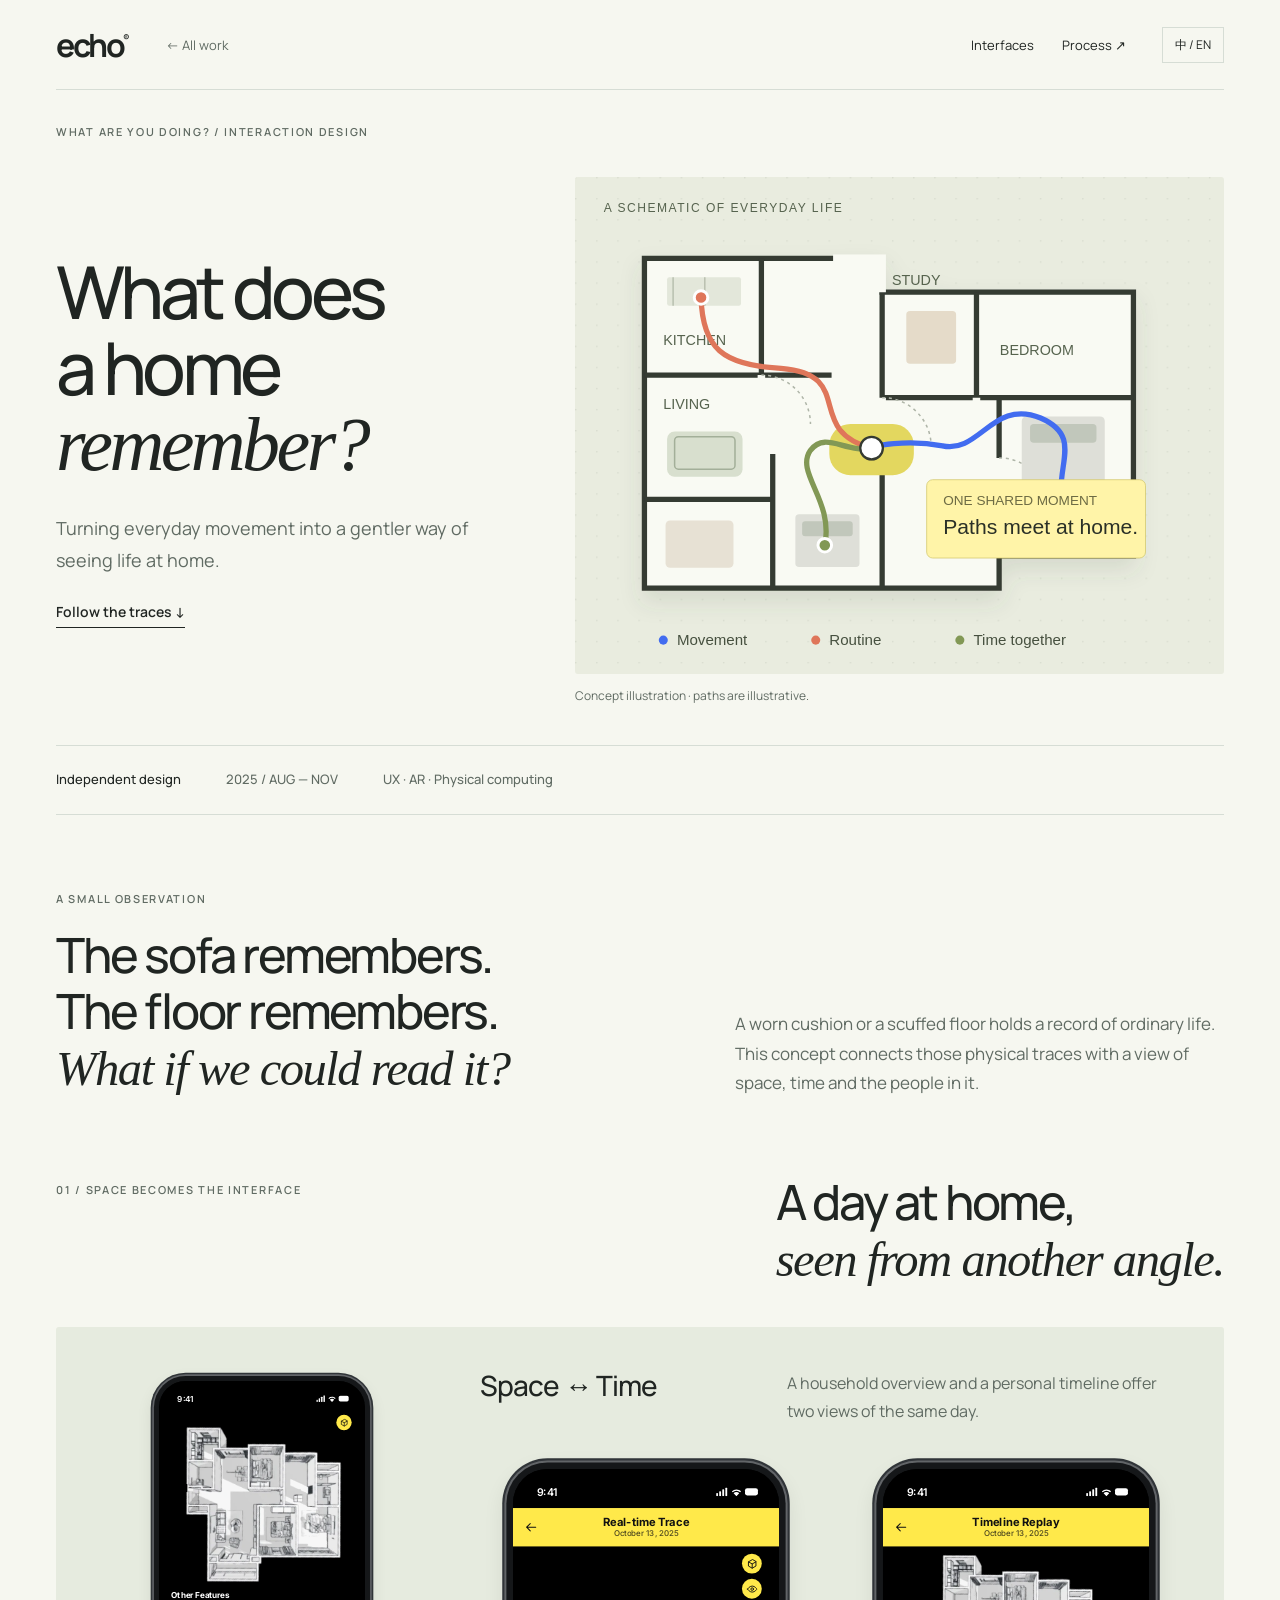
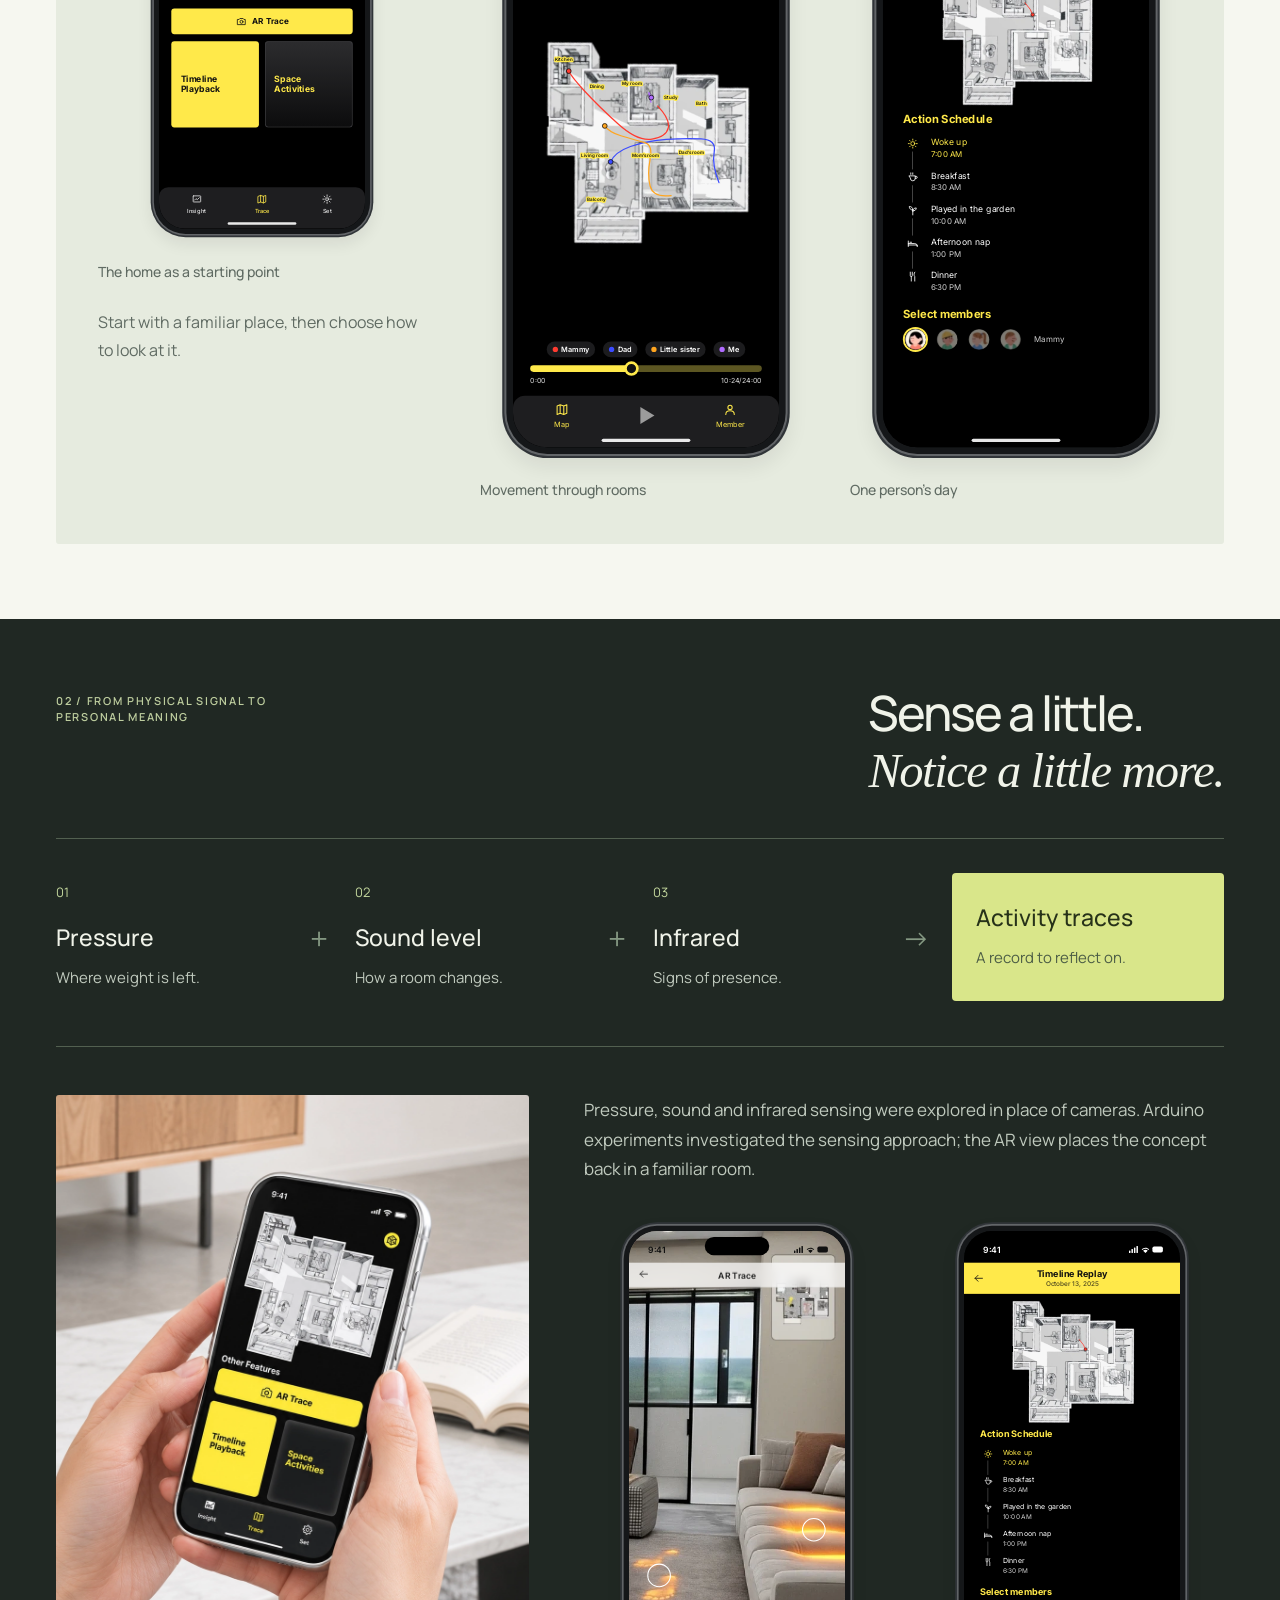
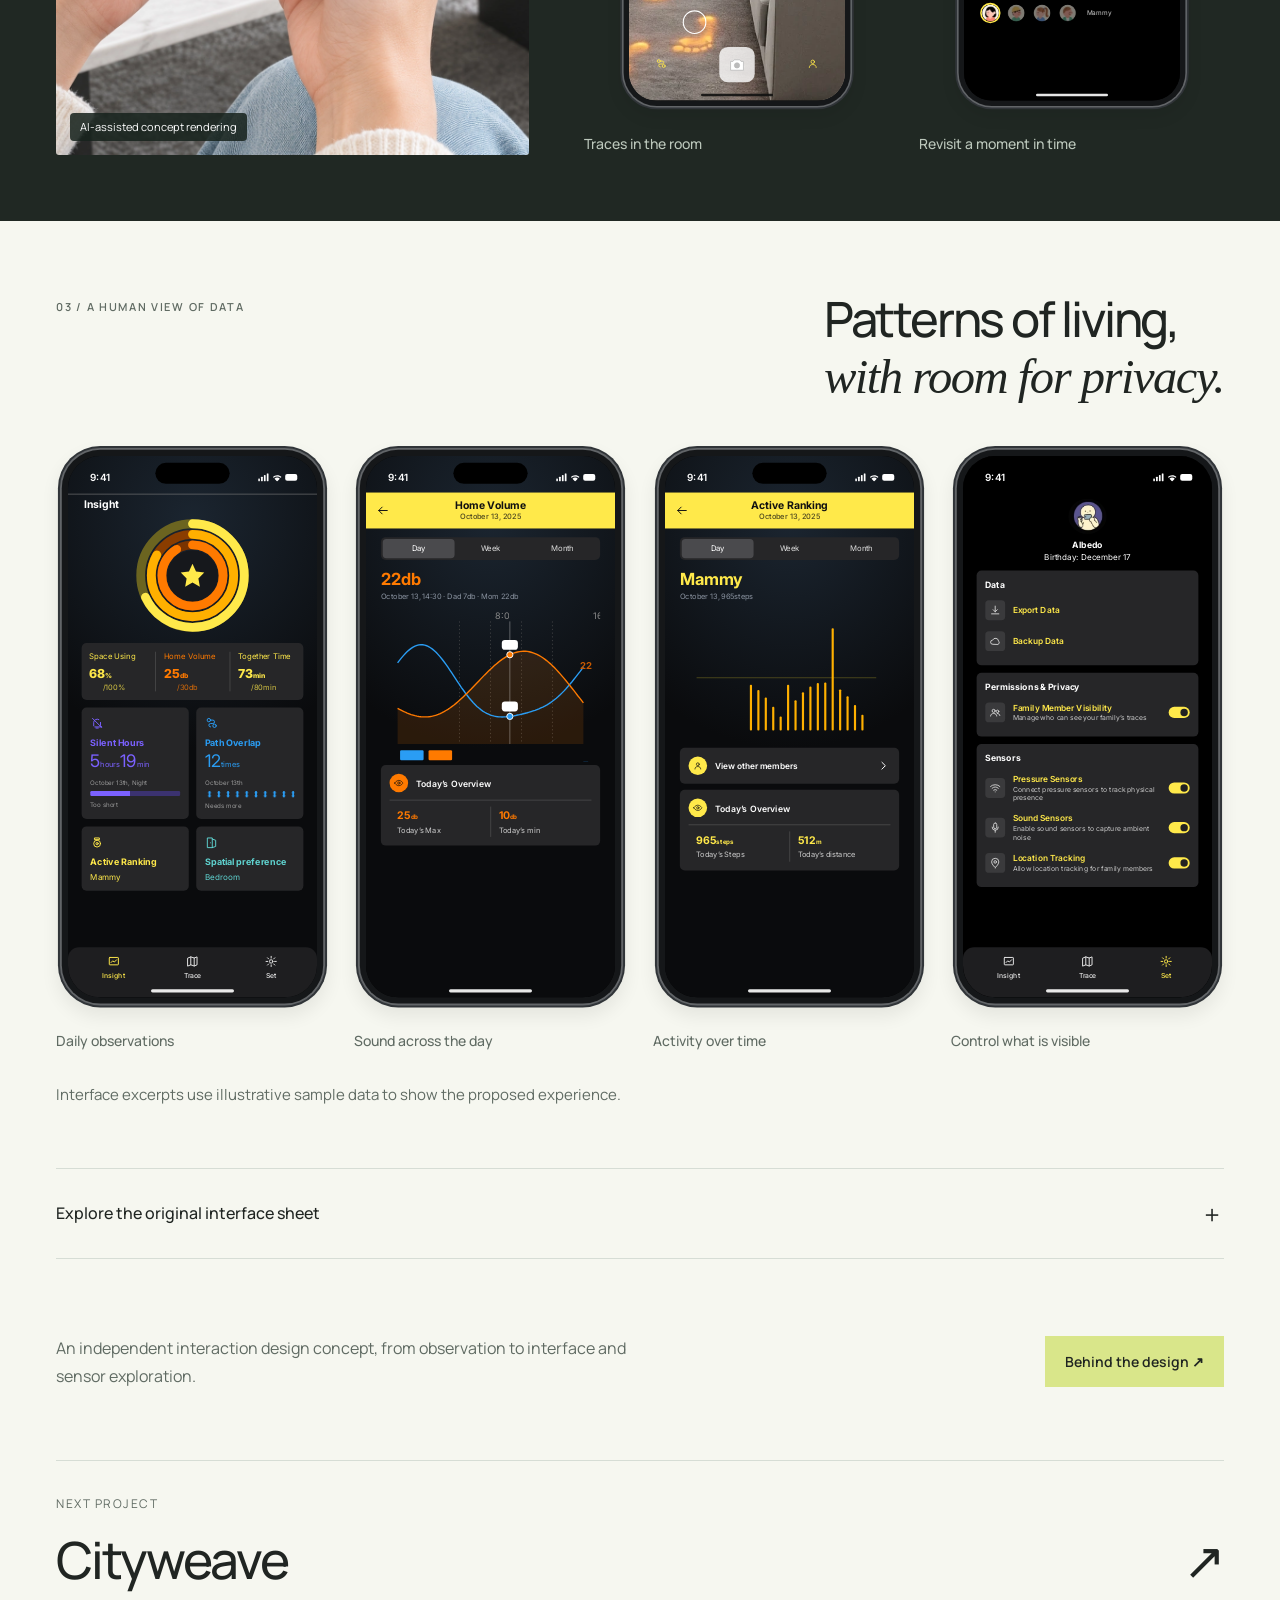
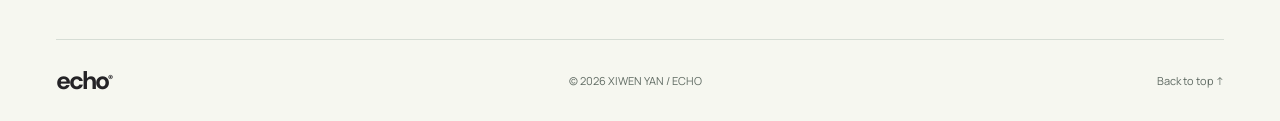
<file: what-are-you-doing.html>
<!doctype html><html lang="en"><head><meta charset="utf-8"><meta name="viewport" content="width=device-width,initial-scale=1"><title>What are you doing? · Xiwen (Echo) Yan</title><meta name="description" content="An interaction design concept turning the traces of family life into a visible record, through space, sensors and interfaces."><meta name="author" content="Xiwen Yan (Echo Yan)"><link rel="canonical" href="https://portfolio.xiwenyan.top/what-are-you-doing.html"><meta property="og:title" content="What are you doing? · Echo Yan"><meta property="og:description" content="An interaction design concept turning the traces of family life into a visible record, through space, sensors and interfaces."><meta property="og:type" content="article"><meta property="og:url" content="https://portfolio.xiwenyan.top/what-are-you-doing.html"><meta property="og:image" content="https://portfolio.xiwenyan.top/assets/what-cover.webp"><link rel="icon" href="assets/avatar.png"><link rel="preconnect" href="https://fonts.googleapis.com"><link rel="preconnect" href="https://fonts.gstatic.com" crossorigin><link href="https://fonts.googleapis.com/css2?family=DM+Sans:wght@400;500;600;700&family=DM+Mono&family=Inter:wght@400;500;600;700;800&family=Manrope:wght@400;500;600;700;800&display=swap" rel="stylesheet"><link rel="stylesheet" href="portfolio-showcase.css"><link rel="stylesheet" href="trace-screens.css"><link rel="stylesheet" href="trace-showcase.css"><script src="portfolio-showcase.js?v=20261117c" defer></script><link rel="stylesheet" href="editorial-v4.css?v=20261117b"><link rel="stylesheet" href="device-shell.css?v=20261117c"><link rel="stylesheet" href="section-details.css?v=20261117g"></head><body class="trace-page" data-phone-class="tr"><a href="#project" class="skip-link">Skip to project</a><header class="project-header wrap"><a href="index.html" class="wordmark" aria-label="Echo portfolio home">echo<sup>®</sup></a><a data-en="← All work" data-zh="← 全部作品" href="index.html#work" class="all-work">← All work</a><nav aria-label="Project navigation"><a data-en="Interfaces" data-zh="界面展示" href="#interfaces">Interfaces</a><a data-en="Process ↗" data-zh="设计过程 ↗" href="what-are-you-doing-process.html#case-study">Process ↗</a></nav><button id="language" class="language" aria-label="Switch to Chinese">中 / EN</button></header><main id="project"><section class="folio-hero trace-intro-v4 wrap"><div class="hero-project"><p data-en="WHAT ARE YOU DOING? / INTERACTION DESIGN" data-zh="WHAT ARE YOU DOING? / 交互设计" class="folio-label">WHAT ARE YOU DOING? / INTERACTION DESIGN</p></div><div class="folio-hero-grid"><div><h1 data-en="What does&lt;br&gt;a home&lt;br&gt;&lt;em&gt;remember?&lt;/em&gt;" data-zh="家的日常，&lt;br&gt;留下了&lt;br&gt;&lt;em&gt;怎样的痕迹？&lt;/em&gt;">What does<br>a home<br><em>remember?</em></h1><p data-en="Turning everyday movement into a gentler way of seeing life at home." data-zh="把日常的活动轨迹，变成理解家中生活的另一种方式。" class="folio-copy">Turning everyday movement into a gentler way of seeing life at home.</p><a data-en="Follow the traces ↓" data-zh="跟随生活的痕迹 ↓" class="folio-text-link" href="#interfaces">Follow the traces ↓</a></div><figure class="trace-diagram"><img src="assets/editorial/home-traces.svg" alt="A schematic floor plan where three coloured paths meet around a shared table." fetchpriority="high"><figcaption data-en="Concept illustration · paths are illustrative." data-zh="概念示意图 · 轨迹为示例。" >Concept illustration · paths are illustrative.</figcaption></figure></div><div class="folio-facts"><span data-en="Independent design" data-zh="独立设计" >Independent design</span><span>2025 / AUG — NOV</span><span data-en="UX · AR · Physical computing" data-zh="UX · AR · 实体计算" >UX · AR · Physical computing</span></div></section><section class="folio-thesis wrap"><p data-en="A SMALL OBSERVATION" data-zh="从一个小观察开始" class="folio-label">A SMALL OBSERVATION</p><h2 data-en="The sofa remembers.&lt;br&gt;The floor remembers.&lt;br&gt;&lt;em&gt;What if we could read it?&lt;/em&gt;" data-zh="沙发记得，地板也记得。&lt;br&gt;&lt;em&gt;如果这些痕迹可以被读懂呢？&lt;/em&gt;" class="folio-heading">The sofa remembers.<br>The floor remembers.<br><em>What if we could read it?</em></h2><p data-en="A worn cushion or a scuffed floor holds a record of ordinary life. This concept connects those physical traces with a view of space, time and the people in it." data-zh="凹下去的坐垫、磨损的地板，都是普通生活留下的记录。这个概念将实体痕迹与空间、时间、居住者联系起来。" class="folio-copy">A worn cushion or a scuffed floor holds a record of ordinary life. This concept connects those physical traces with a view of space, time and the people in it.</p></section><section class="trace-story-v4 wrap" id="interfaces"><div class="folio-section-head"><p data-en="01 / SPACE BECOMES THE INTERFACE" data-zh="01 / 让空间成为界面" class="folio-label">01 / SPACE BECOMES THE INTERFACE</p><h2 data-en="A day at home,&lt;br&gt;&lt;em&gt;seen from another angle.&lt;/em&gt;" data-zh="从另一个角度，&lt;br&gt;&lt;em&gt;看见家里的一天。&lt;/em&gt;" class="folio-heading">A day at home,<br><em>seen from another angle.</em></h2></div><div class="trace-reading"><div class="reading-aside"><figure class="ui-example"><button class="snapshot folio-device " type="button" data-open-screen="home" data-title-en="The home as a starting point" data-title-zh="从家的空间开始" aria-label="Enlarge The home as a starting point"><span class="screen-render" data-shot="home" aria-hidden="true"></span><span class="folio-enlarge" aria-hidden="true">↗</span></button><figcaption data-en="The home as a starting point" data-zh="从家的空间开始" >The home as a starting point</figcaption></figure><p data-en="Start with a familiar place, then choose how to look at it." data-zh="先从熟悉的空间开始，再选择观察它的方式。" class="folio-copy">Start with a familiar place, then choose how to look at it.</p></div><div class="reading-main"><div class="trace-trail-title"><h3 data-en="Space ↔ Time" data-zh="空间 ↔ 时间" >Space ↔ Time</h3><p data-en="A household overview and a personal timeline offer two views of the same day." data-zh="用家庭总览与个人时间线，提供观察同一天的两种视角。" class="folio-copy">A household overview and a personal timeline offer two views of the same day.</p></div><div class="reading-devices"><figure class="ui-example"><button class="snapshot folio-device " type="button" data-open-screen="rt" data-title-en="Movement through rooms" data-title-zh="房间之间的移动" aria-label="Enlarge Movement through rooms"><span class="screen-render" data-shot="rt" aria-hidden="true"></span><span class="folio-enlarge" aria-hidden="true">↗</span></button><figcaption data-en="Movement through rooms" data-zh="房间之间的移动" >Movement through rooms</figcaption></figure><figure class="ui-example"><button class="snapshot folio-device " type="button" data-open-screen="tl" data-title-en="One person’s day" data-title-zh="一位家人的一天" aria-label="Enlarge One person’s day"><span class="screen-render" data-shot="tl" aria-hidden="true"></span><span class="folio-enlarge" aria-hidden="true">↗</span></button><figcaption data-en="One person’s day" data-zh="一位家人的一天" >One person’s day</figcaption></figure></div></div></div></section><section class="trace-senses-v4"><div class="wrap"><div class="folio-section-head"><p data-en="02 / FROM PHYSICAL SIGNAL TO PERSONAL MEANING" data-zh="02 / 从实体信号，到生活线索" class="folio-label">02 / FROM PHYSICAL SIGNAL TO PERSONAL MEANING</p><h2 data-en="Sense a little.&lt;br&gt;&lt;em&gt;Notice a little more.&lt;/em&gt;" data-zh="感知一点，&lt;br&gt;&lt;em&gt;多理解一点。&lt;/em&gt;" class="folio-heading">Sense a little.<br><em>Notice a little more.</em></h2></div><div class="sensor-flow"><div><b>01</b><h3 data-en="Pressure" data-zh="压力" >Pressure</h3><p data-en="Where weight is left." data-zh="重量停留的位置。" class="folio-copy">Where weight is left.</p></div><span aria-hidden="true">＋</span><div><b>02</b><h3 data-en="Sound level" data-zh="音量" >Sound level</h3><p data-en="How a room changes." data-zh="空间里的声音变化。" class="folio-copy">How a room changes.</p></div><span aria-hidden="true">＋</span><div><b>03</b><h3 data-en="Infrared" data-zh="红外" >Infrared</h3><p data-en="Signs of presence." data-zh="人曾经在场的线索。" class="folio-copy">Signs of presence.</p></div><span aria-hidden="true">→</span><div class="sensor-result"><h3 data-en="Activity traces" data-zh="活动痕迹" >Activity traces</h3><p data-en="A record to reflect on." data-zh="可以回看的生活记录。" class="folio-copy">A record to reflect on.</p></div></div><div class="physical-evidence"><figure><img src="assets/editorial/trace-in-hand-clear.webp" alt="AI-assisted concept rendering of the original black and yellow interface in a home setting." loading="lazy" ><figcaption class="trace-render-label" data-en="AI-assisted concept rendering" data-zh="AI 辅助概念效果图">AI-assisted concept rendering</figcaption></figure><div><p data-en="Pressure, sound and infrared sensing were explored in place of cameras. Arduino experiments investigated the sensing approach; the AR view places the concept back in a familiar room." data-zh="探索用压力、声音与红外感应替代摄像头，并通过 Arduino 实验检验感知方式；AR 视图则把概念放回熟悉的房间。" class="folio-copy">Pressure, sound and infrared sensing were explored in place of cameras. Arduino experiments investigated the sensing approach; the AR view places the concept back in a familiar room.</p><div class="physical-frames"><figure class="ui-example"><button class="snapshot folio-device " type="button" data-open-screen="ar" data-title-en="Traces in the room" data-title-zh="空间中的痕迹" aria-label="Enlarge Traces in the room"><span class="screen-render" data-shot="ar" aria-hidden="true"></span><span class="folio-enlarge" aria-hidden="true">↗</span></button><figcaption data-en="Traces in the room" data-zh="空间中的痕迹" >Traces in the room</figcaption></figure><figure class="ui-example"><button class="snapshot folio-device" type="button" data-open-screen="tl" data-title-en="From a room to a moment" data-title-zh="从空间回到某个时刻" aria-label="Enlarge From a room to a moment"><span class="screen-render" data-shot="tl" aria-hidden="true"></span><span class="folio-enlarge" aria-hidden="true">↗</span></button><figcaption data-en="Revisit a moment in time" data-zh="回看某个时刻">Revisit a moment in time</figcaption></figure></div></div></div></div></section><section class="trace-reflect-v4 wrap"><div class="folio-section-head"><p data-en="03 / A HUMAN VIEW OF DATA" data-zh="03 / 用人的视角看数据" class="folio-label">03 / A HUMAN VIEW OF DATA</p><h2 data-en="Patterns of living,&lt;br&gt;&lt;em&gt;with room for privacy.&lt;/em&gt;" data-zh="看见生活的规律，&lt;br&gt;&lt;em&gt;也为隐私留出空间。&lt;/em&gt;" class="folio-heading">Patterns of living,<br><em>with room for privacy.</em></h2></div><div class="reflection-row"><figure class="ui-example"><button class="snapshot folio-device" type="button" data-open-screen="insight" data-title-en="Daily observations" data-title-zh="日常观察" aria-label="Enlarge Daily observations"><span class="screen-render" data-shot="insight" aria-hidden="true"></span><span class="folio-enlarge" aria-hidden="true">↗</span></button><figcaption data-en="Daily observations" data-zh="日常观察" >Daily observations</figcaption></figure><figure class="ui-example"><button class="snapshot folio-device" type="button" data-open-screen="volume" data-title-en="Sound across the day" data-title-zh="一天中的音量" aria-label="Enlarge Sound across the day"><span class="screen-render" data-shot="volume" aria-hidden="true"></span><span class="folio-enlarge" aria-hidden="true">↗</span></button><figcaption data-en="Sound across the day" data-zh="一天中的音量" >Sound across the day</figcaption></figure><figure class="ui-example"><button class="snapshot folio-device" type="button" data-open-screen="rank" data-title-en="Activity over time" data-title-zh="随时间变化的活动" aria-label="Enlarge Activity over time"><span class="screen-render" data-shot="rank" aria-hidden="true"></span><span class="folio-enlarge" aria-hidden="true">↗</span></button><figcaption data-en="Activity over time" data-zh="随时间变化的活动" >Activity over time</figcaption></figure><figure class="ui-example"><button class="snapshot folio-device" type="button" data-open-screen="set" data-title-en="Control what is visible" data-title-zh="控制哪些痕迹可见" aria-label="Enlarge Control what is visible"><span class="screen-render" data-shot="set" aria-hidden="true"></span><span class="folio-enlarge" aria-hidden="true">↗</span></button><figcaption data-en="Control what is visible" data-zh="控制哪些痕迹可见" >Control what is visible</figcaption></figure></div><p data-en="Interface excerpts use illustrative sample data to show the proposed experience." data-zh="界面片段使用示例数据，用于呈现设想中的体验。" class="folio-copy">Interface excerpts use illustrative sample data to show the proposed experience.</p></section><details class="original-sheet wrap"><summary><span data-en="Explore the original interface sheet" data-zh="查看原始高保真界面图版" >Explore the original interface sheet</span><span aria-hidden="true">＋</span></summary><a href="assets/trace-hires/interfaces-original.jpg" target="_blank" rel="noopener"><img src="assets/trace-hires/interfaces-3200.webp" alt="Explore the original interface sheet" loading="lazy" ></a></details><section class="folio-close wrap"><p data-en="An independent interaction design concept, from observation to interface and sensor exploration." data-zh="一个从生活观察出发，延伸到界面与传感器探索的独立交互设计概念。" class="folio-copy">An independent interaction design concept, from observation to interface and sensor exploration.</p><div class="folio-actions"><a data-en="Behind the design ↗" data-zh="查看完整设计过程 ↗" class="folio-cta" href="what-are-you-doing-process.html#case-study">Behind the design ↗</a></div></section></main><section class="next-project wrap"><p data-en="NEXT PROJECT" data-zh="下一个作品" class="eyebrow">NEXT PROJECT</p><a href="cityweave.html"><span>Cityweave</span><span aria-hidden="true">↗</span></a></section><footer class="project-footer wrap"><a href="index.html">echo<sup>®</sup></a><span>© 2026 XIWEN YAN / ECHO</span><a data-en="Back to top ↑" data-zh="回到顶部 ↑" href="#project">Back to top ↑</a></footer><dialog id="screen-dialog" class="screen-dialog" aria-labelledby="screen-detail-title"><div class="dialog-bar"><h2 id="screen-detail-title"></h2><button type="button" class="dialog-close" aria-label="Close enlarged interface">×</button></div><div class="screen-render detail-render"></div></dialog><template id="screen-library"><div id="live" class="phone tr" data-start="home" style="--status: #fff;">
    <div class="statusbar"><span>9:41</span><svg viewBox="0 0 70 14"><rect x="0" y="9" width="3" height="5" rx="1"></rect><rect x="5" y="6" width="3" height="8" rx="1"></rect><rect x="10" y="3" width="3" height="11" rx="1"></rect><rect x="15" y="0" width="3" height="14" rx="1"></rect><path d="M33 3.2c3 0 5.600 1.200 7.500 3.100l-1.500 1.500a8.400 8.400 0 0 0-12 0l-1.500-1.500A10.600 10.600 0 0 1 33 3.200zm0 4.200c1.800 0 3.400.7 4.600 1.900L33 14l-4.600-4.700A6.500 6.500 0 0 1 33 7.400z"></path><rect x="47" y="1" width="21" height="12" rx="3.500"></rect></svg></div>

    <section class="screen" data-screen="home" data-title="Home" data-title-zh="首页" data-note-en="The home is the interface. The floor plan comes from a one-time 3D scan, and everything else in the app is a way of looking at what happened inside it." data-note-zh="家本身就是界面。户型来自一次性的 3D 扫描，应用里的其他功能，都是观察「里面发生了什么」的不同方式。">
      <button class="fab yel" data-go="rt" aria-label="Open real-time trace"><svg class="ic" viewBox="0 0 24 24"><path d="M12 3 4 7.500v9L12 21l8-4.500v-9zM4 7.500l8 4.500 8-4.500M12 12v9"></path></svg></button>
      <div class="scroll" style="padding:14px 24px 0">
        <button class="plan" data-go="rt" aria-label="Open real-time trace" style="display:block"><img src="assets/proto/trace/plan.webp" alt="Floor plan of the family home"></button>
        <p class="feat">Other Features</p>
        <button class="wide yel" data-go="ar"><svg class="ic" viewBox="0 0 24 24"><path d="M4 8h3l1.500-2h7L17 8h3v11H4z"></path><circle cx="12" cy="13" r="3.200"></circle></svg>AR Trace</button>
        <div class="g2" style="margin-top:14px"><button class="sq yel" data-go="tl">Timeline<br>Playback</button><button class="sq dark" data-go="heat">Space<br>Activities</button></div>
      </div>
      <nav class="tabs" data-tab="home"><button data-go="insight" data-root="" class=""><svg class="ic" viewBox="0 0 24 24"><rect x="4" y="5" width="16" height="13" rx="1"></rect><path d="m7 14 3-3 3 2 4-4"></path></svg>Insight</button><button data-go="home" data-root="" class="cur"><svg class="ic" viewBox="0 0 24 24"><path d="M4 6l5-2 6 2 5-2v14l-5 2-6-2-5 2zM9 4v14m6-12v14"></path></svg>Trace</button><button data-go="set" data-root="" class=""><svg class="ic" viewBox="0 0 24 24"><circle cx="12" cy="12" r="3"></circle><path d="M12 3v3m0 12v3M3 12h3m12 0h3M5.600 5.600l2.100 2.100m8.600 8.600 2.100 2.100m0-12.800-2.100 2.100M7.700 16.300l-2.100 2.100"></path></svg>Set</button></nav>
    </section>

    <section class="screen" data-screen="ar" data-status="#111" data-title="AR real-time trace" data-title-zh="AR 实时痕迹" data-note-en="Point the phone at a room and the traces glow where they were left: footprints on the rug, weight on the sofa. Tap one to see who left it and when." data-note-zh="把手机对准房间，痕迹会在留下的位置发光：地毯上的脚印、沙发上的重量。点击其中一个，可以看到是谁、在什么时候留下的。">
      <div class="ar"></div>
      <div class="arbar"><button data-back="" aria-label="Back"><svg class="ic" viewBox="0 0 24 24"><path d="M20 12H5m6-6-6 6 6 6"></path></svg></button>AR Trace<span></span></div>
      <button class="spot" style="left:56px;top:641px" data-act="spot" data-i="0" aria-label="Footprints on the rug"></button>
      <button class="spot" style="left:122px;top:728px" data-act="spot" data-i="1" aria-label="Footprints near the sofa"></button>
      <button class="spot" style="left:344px;top:556px" data-act="spot" data-i="2" aria-label="Pressure on the sofa"></button>
      <button class="spot" style="left:312px;top:118px;width:110px;height:150px;margin:-75px -55px;border-radius:10px;animation:none;border-color:transparent" data-go="rt" aria-label="Open map"></button>
      <div class="bubble" id="bubble"></div>
      <div class="ardock"><button data-act="arwho" aria-label="Switch trace type"><svg class="ic" viewBox="0 0 24 24"><circle cx="7" cy="7" r="3"></circle><circle cx="17" cy="17" r="3"></circle><path d="M10 7h4a3 3 0 0 1 0 6h-4a3 3 0 0 0 0 6"></path></svg></button><button class="shutter" data-act="snap" aria-label="Capture"><svg viewBox="0 0 24 24"><path d="M4 8h3l1.500-2h7L17 8h3v11H4z"></path><circle cx="12" cy="13" r="3.200" fill="#bbb"></circle></svg></button><button data-act="arwho" aria-label="Switch member"><svg class="ic" viewBox="0 0 24 24"><circle cx="12" cy="8.500" r="3.500"></circle><path d="M5 20c0-4 3-6 7-6s7 2 7 6"></path></svg></button></div>
      <div class="flashfx" id="flashfx"></div>
    </section>

    <section class="screen" data-screen="rt" data-title="Real-time trace" data-title-zh="实时轨迹" data-note-en="Each coloured line is one family member’s path through the day, drawn from sensor data rather than video. Opting for sensors over cameras was the pivotal decision: less data, more privacy." data-note-zh="每条彩色的线，是一位家人一天中的移动路径，来自传感器数据而非视频。选择传感器而不是摄像头，是这个项目的关键决定：数据更少，隐私更多。">
      <div class="head"><button data-back="" aria-label="Back"><svg class="ic" viewBox="0 0 24 24"><path d="M20 12H5m6-6-6 6 6 6"></path></svg></button><div>Real-time Trace<small>October 13, 2025</small></div></div>
      <button class="fab yel" style="top:128px" data-act="3d" id="b3d" aria-label="Toggle 3D view" aria-pressed="false"><svg class="ic" viewBox="0 0 24 24"><path d="M12 3 4 7.500v9L12 21l8-4.500v-9zM4 7.500l8 4.500 8-4.500M12 12v9"></path></svg></button>
      <button class="fab yel" style="top:166px" data-act="eye" aria-label="Display mode"><svg class="ic" viewBox="0 0 24 24"><path d="M2 12s4-6.500 10-6.500S22 12 22 12s-4 6.500-10 6.500S2 12 2 12z"></path><circle cx="12" cy="12" r="2.800"></circle></svg></button>
      <div style="flex:1;display:flex;flex-direction:column;justify-content:center;padding:0 22px"><div class="plan" id="rt-plan"><img class="p2" src="assets/proto/trace/plan.webp" alt="Floor plan"><img class="p3" src="assets/proto/trace/plan3d.webp" alt="3D floor plan" style="opacity:0"><svg viewBox="0 0 495 459"><defs><filter id="rt-plan-b" x="-50%" y="-50%" width="200%" height="200%"><feGaussianBlur stdDeviation="16"></feGaussianBlur></filter></defs><g opacity="0"><rect x="50" y="32" width="80" height="80" fill="#ffb000" opacity="0.42"></rect><rect x="130" y="92" width="82" height="100" fill="#ff7a00" opacity="0.42"></rect><rect x="215" y="78" width="88" height="108" fill="#7b61ff" opacity="0.42"></rect><rect x="315" y="100" width="78" height="130" fill="#2a9df4" opacity="0.42"></rect><rect x="398" y="128" width="60" height="105" fill="#5fd3d0" opacity="0.42"></rect><rect x="105" y="248" width="122" height="125" fill="#ffe94a" opacity="0.42"></rect><rect x="240" y="242" width="102" height="130" fill="#ff3b6b" opacity="0.42"></rect><rect x="350" y="242" width="108" height="120" fill="#3b6bff" opacity="0.42"></rect><rect x="105" y="395" width="130" height="45" fill="#8be36b" opacity="0.42"></rect></g><g filter="url(#rt-plan-b)" style="mix-blend-mode:multiply"></g><g><path class="trace" d="M272,158 Q298,185 294,203.5 Q290,222 260,227 Q230,232 190,196 Q150,160 120,127.5 Q90,95 85,82.5 Q80,70 115,110 Q150,150 162.5,155 Q175,160 182.5,211 Q190,262 180,336 Q170,410 160,412.5 Q150,415 170,342.5 Q190,270 177.5,285 Q165,300 150,315 Q135,330 147.5,315 Q160,300 195,266 Q230,232 202.5,196 Q175,160 162.5,155 Q150,150 170,206 Q190,262 177.5,281 Q165,300 197.5,266 Q230,232 260,227 Q290,222 281,190 L272,158" stroke="#ff3b30" style="stroke-dasharray: 1447.71; stroke-dashoffset: 1119.56;"></path><circle class="head-dot" r="5" fill="#ff3b30" cx="86.06307983398438" cy="84.83393096923828" style="opacity: 1;"></circle><path class="trace" d="M400,318 Q385,280 390,254 Q395,228 362.5,226.5 Q330,225 290,227.5 Q250,230 215,242.5 Q180,255 172.5,277.5 Q165,300 147.5,312.5 Q130,325 147.5,312.5 Q165,300 207.5,266 Q250,232 300,227 Q350,222 351,201 Q352,180 352,170 Q352,160 352,191 Q352,222 301,227 Q250,232 212.5,196 Q175,160 162.5,155 Q150,150 200,191 Q250,232 300,227 Q350,222 351,201 Q352,180 373.5,204 Q395,228 397.5,273 L400,318" stroke="#3b4bff" style="stroke-dasharray: 1292.08; stroke-dashoffset: 977.132;"></path><circle class="head-dot" r="5" fill="#3b4bff" cx="173.5858917236328" cy="274.6300048828125" style="opacity: 1;"></circle><path class="trace" d="M300,345 Q262,350 256,325 Q250,300 256,270 Q262,240 246,235 Q230,230 195,220 Q160,210 155,185 Q150,160 155,185 Q160,210 195,220 Q230,230 246,235 Q262,240 276,275 Q290,310 276,275 Q262,240 246,236 Q230,232 210,251 Q190,270 180,340 Q170,410 180,340 Q190,270 177.5,285 Q165,300 197.5,266 Q230,232 190,196 Q150,160 190,196 Q230,232 246,236 Q262,240 281,292.5 L300,345" stroke="#ffa51f" style="stroke-dasharray: 1170.98; stroke-dashoffset: 928.424;"></path><circle class="head-dot" r="5" fill="#ffa51f" cx="161.31712341308594" cy="199.52610778808594" style="opacity: 1;"></circle><path class="trace" d="M258,150 Q250,120 256,135 Q262,150 280,167.5 Q298,185 294,203.5 Q290,222 260,227 Q230,232 190,196 Q150,160 120,127.5 Q90,95 120,127.5 Q150,160 190,196 Q230,232 260,227 Q290,222 274,186 Q258,150 260,137.5 Q262,125 260,137.5 Q258,150 274,186 Q290,222 260,227 Q230,232 190,191 Q150,150 190,191 Q230,232 260,227 Q290,222 274,186 L258,150" stroke="#b06bff" style="stroke-dasharray: 1082.91; stroke-dashoffset: 1050.83;"></path><circle class="head-dot" r="5" fill="#b06bff" cx="258.4720764160156" cy="140.33499145507812" style="opacity: 1;"></circle></g><g class="names" opacity="1"><text x="90" y="72">Kitchen</text><text x="170" y="140">Dining</text><text x="258" y="132">My room</text><text x="352" y="165">Study</text><text x="428" y="180">Bath</text><text x="165" y="310">Living room</text><text x="290" y="308">Mom’s room</text><text x="404" y="302">Dad’s room</text><text x="170" y="418">Balcony</text></g><g></g></svg></div></div>
      <div class="legend" id="legend"><button aria-pressed="true" data-act="who" data-id="mom"><i style="background:#ff3b30"></i>Mammy</button><button aria-pressed="true" data-act="who" data-id="dad"><i style="background:#3b4bff"></i>Dad</button><button aria-pressed="true" data-act="who" data-id="sis"><i style="background:#ffa51f"></i>Little sister</button><button aria-pressed="true" data-act="who" data-id="me"><i style="background:#b06bff"></i>Me</button></div>
      <div class="scrub"><input type="range" id="scrub" min="0" max="1440" value="624" aria-label="Time of day" style="--p: 43.333333333333336%;"><div class="times"><span>0:00</span><span id="clock">10:24/24:00</span></div></div>
      <div style="height:16px"></div>
      <div class="dock"><button data-act="eye"><svg class="ic" viewBox="0 0 24 24"><path d="M4 6l5-2 6 2 5-2v14l-5 2-6-2-5 2zM9 4v14m6-12v14"></path></svg>Map</button><button class="pp" data-act="play" id="pp" aria-label="Play"><svg viewBox="0 0 24 24"><path d="M6 3l15 9-15 9z"></path></svg></button><button data-act="members"><svg class="ic" viewBox="0 0 24 24"><circle cx="12" cy="8.500" r="3.500"></circle><path d="M5 20c0-4 3-6 7-6s7 2 7 6"></path></svg>Member</button></div>
      <div class="dim" id="dim" data-act="close"></div>
      <div class="sheet" id="sheet-map"><h4>Map Display</h4>
        <button class="row" role="switch" aria-checked="true" data-act="opt" data-k="outline">Floor Plan Outline<i class="sw"></i></button>
        <button class="row" role="switch" aria-checked="true" data-act="opt" data-k="names">Regional Name<i class="sw"></i></button>
        <button class="row" role="switch" aria-checked="false" data-act="opt" data-k="color">Area Color<i class="sw"></i></button>
        <button class="row" role="switch" aria-checked="true" data-act="opt" data-k="traj">Member Trajectory<i class="sw"></i></button>
      </div>
      <div class="sheet" id="sheet-mem"><h4>Members</h4><div id="mem-rows"><button class="row" role="switch" aria-checked="true" data-act="who" data-id="mom"><span style="display:flex;align-items:center;gap:12px"><img src="assets/proto/trace/m3.webp" alt="" style="width:30px;height:30px;border-radius:50%">Mammy</span><i class="sw"></i></button><button class="row" role="switch" aria-checked="true" data-act="who" data-id="dad"><span style="display:flex;align-items:center;gap:12px"><img src="assets/proto/trace/m1.webp" alt="" style="width:30px;height:30px;border-radius:50%">Dad</span><i class="sw"></i></button><button class="row" role="switch" aria-checked="true" data-act="who" data-id="sis"><span style="display:flex;align-items:center;gap:12px"><img src="assets/proto/trace/m2.webp" alt="" style="width:30px;height:30px;border-radius:50%">Little sister</span><i class="sw"></i></button><button class="row" role="switch" aria-checked="true" data-act="who" data-id="me"><span style="display:flex;align-items:center;gap:12px"><img src="assets/proto/trace/m4.webp" alt="" style="width:30px;height:30px;border-radius:50%">Me</span><i class="sw"></i></button></div></div>
    </section>

    <section class="screen on fade" data-screen="tl" data-title="Timeline replay" data-title-zh="时间线回放" data-note-en="One person, one day. Each entry is inferred from where the sensors found them, so the schedule doubles as a map: tap an entry and the trail stops at that moment." data-note-zh="一个人，一天。每一条记录都由传感器感知到的位置推断而来，所以作息表同时也是地图：点击一条记录，轨迹就停在那一刻。">
      <div class="head"><button data-back="" aria-label="Back"><svg class="ic" viewBox="0 0 24 24"><path d="M20 12H5m6-6-6 6 6 6"></path></svg></button><div>Timeline Replay<small>October 13, 2025</small></div></div>
      <div class="scroll" style="padding:0 30px 20px"><div class="plan" id="tl-plan" style="width:78%;margin:0 auto"><img class="p2" src="assets/proto/trace/plan.webp" alt="Floor plan"><img class="p3" src="assets/proto/trace/plan3d.webp" alt="3D floor plan" style="opacity:0"><svg viewBox="0 0 495 459"><defs><filter id="tl-plan-b" x="-50%" y="-50%" width="200%" height="200%"><feGaussianBlur stdDeviation="16"></feGaussianBlur></filter></defs><g opacity="0"><rect x="50" y="32" width="80" height="80" fill="#ffb000" opacity="0.42"></rect><rect x="130" y="92" width="82" height="100" fill="#ff7a00" opacity="0.42"></rect><rect x="215" y="78" width="88" height="108" fill="#7b61ff" opacity="0.42"></rect><rect x="315" y="100" width="78" height="130" fill="#2a9df4" opacity="0.42"></rect><rect x="398" y="128" width="60" height="105" fill="#5fd3d0" opacity="0.42"></rect><rect x="105" y="248" width="122" height="125" fill="#ffe94a" opacity="0.42"></rect><rect x="240" y="242" width="102" height="130" fill="#ff3b6b" opacity="0.42"></rect><rect x="350" y="242" width="108" height="120" fill="#3b6bff" opacity="0.42"></rect><rect x="105" y="395" width="130" height="45" fill="#8be36b" opacity="0.42"></rect></g><g filter="url(#tl-plan-b)" style="mix-blend-mode:multiply"></g><g><path class="trace" d="M272,158 Q298,185 294,203.5 Q290,222 260,227 Q230,232 190,196 Q150,160 120,127.5 Q90,95 85,82.5 Q80,70 115,110 Q150,150 162.5,155 Q175,160 182.5,211 Q190,262 180,336 Q170,410 160,412.5 Q150,415 170,342.5 Q190,270 177.5,285 Q165,300 150,315 Q135,330 147.5,315 Q160,300 195,266 Q230,232 202.5,196 Q175,160 162.5,155 Q150,150 170,206 Q190,262 177.5,281 Q165,300 197.5,266 Q230,232 260,227 Q290,222 281,190 L272,158" stroke="#ff3b30" style="stroke-dasharray: 1447.71; stroke-dashoffset: 1407.5;"></path><circle class="head-dot" r="5" fill="#ff3b30" cx="293.6402282714844" cy="191.38783264160156" style="opacity: 1;"></circle><path class="trace" d="M400,318 Q385,280 390,254 Q395,228 362.5,226.5 Q330,225 290,227.5 Q250,230 215,242.5 Q180,255 172.5,277.5 Q165,300 147.5,312.5 Q130,325 147.5,312.5 Q165,300 207.5,266 Q250,232 300,227 Q350,222 351,201 Q352,180 352,170 Q352,160 352,191 Q352,222 301,227 Q250,232 212.5,196 Q175,160 162.5,155 Q150,150 200,191 Q250,232 300,227 Q350,222 351,201 Q352,180 373.5,204 Q395,228 397.5,273 L400,318" stroke="#3b4bff" style="stroke-dasharray: 1292.08; stroke-dashoffset: 1218.05; display: none;"></path><circle class="head-dot" r="5" fill="#3b4bff" cx="390.6006164550781" cy="245.63800048828125" style="display: none; opacity: 1;"></circle><path class="trace" d="M300,345 Q262,350 256,325 Q250,300 256,270 Q262,240 246,235 Q230,230 195,220 Q160,210 155,185 Q150,160 155,185 Q160,210 195,220 Q230,230 246,235 Q262,240 276,275 Q290,310 276,275 Q262,240 246,236 Q230,232 210,251 Q190,270 180,340 Q170,410 180,340 Q190,270 177.5,285 Q165,300 197.5,266 Q230,232 190,196 Q150,160 190,196 Q230,232 246,236 Q262,240 281,292.5 L300,345" stroke="#ffa51f" style="stroke-dasharray: 1170.98; stroke-dashoffset: 1170.98; display: none;"></path><circle class="head-dot" r="5" fill="#ffa51f" cx="300" cy="345" style="display: none; opacity: 0;"></circle><path class="trace" d="M258,150 Q250,120 256,135 Q262,150 280,167.5 Q298,185 294,203.5 Q290,222 260,227 Q230,232 190,196 Q150,160 120,127.5 Q90,95 120,127.5 Q150,160 190,196 Q230,232 260,227 Q290,222 274,186 Q258,150 260,137.5 Q262,125 260,137.5 Q258,150 274,186 Q290,222 260,227 Q230,232 190,191 Q150,150 190,191 Q230,232 260,227 Q290,222 274,186 L258,150" stroke="#b06bff" style="stroke-dasharray: 1082.91; stroke-dashoffset: 1082.91; display: none;"></path><circle class="head-dot" r="5" fill="#b06bff" cx="258" cy="150" style="display: none; opacity: 0;"></circle></g><g class="names" opacity="0"><text x="90" y="72">Kitchen</text><text x="170" y="140">Dining</text><text x="258" y="132">My room</text><text x="352" y="165">Study</text><text x="428" y="180">Bath</text><text x="165" y="310">Living room</text><text x="290" y="308">Mom’s room</text><text x="404" y="302">Dad’s room</text><text x="170" y="418">Balcony</text></g><g></g></svg></div>
        <h5 style="margin-top:4px">Action Schedule</h5><ul class="sched" id="sched"><li><button class="on" data-act="tlat" data-i="0"><i><svg class="ic" viewBox="0 0 24 24"><circle cx="12" cy="12" r="4"></circle><path d="M12 3v2m0 14v2M3 12h2m14 0h2M5.600 5.600 7 7m10 10 1.400 1.400m0-12.800L17 7M7 17l-1.400 1.400"></path></svg></i>Woke up<small>7:00 AM</small></button></li><li><button class="" data-act="tlat" data-i="1"><i><svg class="ic" viewBox="0 0 24 24"><path d="M5 9h12v5a5 5 0 0 1-10 0zM17 10h2a2 2 0 0 1 0 4h-2M8 3v3m4-3v3"></path></svg></i>Breakfast<small>8:30 AM</small></button></li><li><button class="" data-act="tlat" data-i="2"><i><svg class="ic" viewBox="0 0 24 24"><path d="M12 21V11M12 11c-5 0-7-3-7-7 4 0 7 2 7 7zm0 2c4 0 7-2 7-6-4 0-7 2-7 6z"></path></svg></i>Played in the garden<small>10:00 AM</small></button></li><li><button class="" data-act="tlat" data-i="3"><i><svg class="ic" viewBox="0 0 24 24"><path d="M3 18V7m0 8h18v3M3 12h13a5 5 0 0 1 5 5M6.500 9.500h3"></path></svg></i>Afternoon nap<small>1:00 PM</small></button></li><li><button class="" data-act="tlat" data-i="4"><i><svg class="ic" viewBox="0 0 24 24"><path d="M7 3v7a2 2 0 0 0 4 0V3M9 12v9M16 3c-2 2-2 7 0 9v9"></path></svg></i>Dinner<small>6:30 PM</small></button></li></ul>
        <h5>Select members</h5><div class="who" id="tl-who"><button aria-pressed="true" data-act="tlwho" data-id="mom" aria-label="Mammy"><img src="assets/proto/trace/m3.webp" alt=""></button><button aria-pressed="false" data-act="tlwho" data-id="dad" aria-label="Dad"><img src="assets/proto/trace/m1.webp" alt=""></button><button aria-pressed="false" data-act="tlwho" data-id="sis" aria-label="Little sister"><img src="assets/proto/trace/m2.webp" alt=""></button><button aria-pressed="false" data-act="tlwho" data-id="me" aria-label="Me"><img src="assets/proto/trace/m4.webp" alt=""></button><span style="font-size:12px;color:#ccc;margin-left:6px">Mammy</span></div>
      </div>
    </section>

    <section class="screen" data-screen="heat" data-title="Space activities" data-title-zh="空间活动" data-note-en="Usage density by room. This screen is extrapolated for the web prototype from the project flowchart (Spatial Activities → Usage Density Hotspot) and the heat-map study on the process board; it was not drawn in high fidelity." data-note-zh="按房间显示使用密度。这个页面是网页原型根据项目流程图（空间活动 → 使用密度热区）和过程图版中的热力图研究推演出来的，原稿中没有高保真界面。">
      <div class="head"><button data-back="" aria-label="Back"><svg class="ic" viewBox="0 0 24 24"><path d="M20 12H5m6-6-6 6 6 6"></path></svg></button><div>Space Activities<small>Usage density hotspot</small></div></div>
      <div class="scroll" style="padding:16px 22px"><div class="seg" id="heat-seg"><button aria-pressed="true" data-act="heat" data-r="0">Day</button><button aria-pressed="false" data-act="heat" data-r="1">Week</button><button aria-pressed="false" data-act="heat" data-r="2">Month</button></div>
        <div class="plan" id="heat-plan" style="margin-top:10px"><img class="p2" src="assets/proto/trace/plan.webp" alt="Floor plan"><img class="p3" src="assets/proto/trace/plan3d.webp" alt="3D floor plan" style="opacity:0"><svg viewBox="0 0 495 459"><defs><filter id="heat-plan-b" x="-50%" y="-50%" width="200%" height="200%"><feGaussianBlur stdDeviation="16"></feGaussianBlur></filter></defs><g opacity="0"><rect x="50" y="32" width="80" height="80" fill="#ffb000" opacity="0.42"></rect><rect x="130" y="92" width="82" height="100" fill="#ff7a00" opacity="0.42"></rect><rect x="215" y="78" width="88" height="108" fill="#7b61ff" opacity="0.42"></rect><rect x="315" y="100" width="78" height="130" fill="#2a9df4" opacity="0.42"></rect><rect x="398" y="128" width="60" height="105" fill="#5fd3d0" opacity="0.42"></rect><rect x="105" y="248" width="122" height="125" fill="#ffe94a" opacity="0.42"></rect><rect x="240" y="242" width="102" height="130" fill="#ff3b6b" opacity="0.42"></rect><rect x="350" y="242" width="108" height="120" fill="#3b6bff" opacity="0.42"></rect><rect x="105" y="395" width="130" height="45" fill="#8be36b" opacity="0.42"></rect></g><g filter="url(#heat-plan-b)" style="mix-blend-mode:multiply"></g><g></g><g class="names" opacity="0"><text x="90" y="72">Kitchen</text><text x="170" y="140">Dining</text><text x="258" y="132">My room</text><text x="352" y="165">Study</text><text x="428" y="180">Bath</text><text x="165" y="310">Living room</text><text x="290" y="308">Mom’s room</text><text x="404" y="302">Dad’s room</text><text x="170" y="418">Balcony</text></g><g></g></svg></div>
        <div class="card" style="margin-top:10px"><div class="ovh" style="border:0;padding:0"><i class="yel"><svg class="ic" viewBox="0 0 24 24" style="width:16px;height:16px"><path d="M12 21s7-6 7-11a7 7 0 0 0-14 0c0 5 7 11 7 11z"></path></svg></i><span id="heat-info">Tap a room to see how it was used.</span></div></div>
      </div>
    </section>

    <section class="screen ins" data-screen="insight" data-title="Insight" data-title-zh="数据洞察" data-note-en="Numbers about a household are easy to make cold. These are phrased as habits (silent hours, path overlap, together time) so they read as observations about living together, not surveillance." data-note-zh="关于家庭的数字很容易显得冰冷。这里用习惯来表述（安静时段、路径重叠、相处时间），让它读起来像是对共同生活的观察，而不是监控。">
      <div style="flex:none;padding:6px 26px 10px;font-weight:700;font-size:17px;border-top:1px solid #777;margin-top:2px">Insight</div>
      <div class="scroll" style="padding:0 22px 16px">
        <svg viewBox="0 0 200 200" style="width:190px;display:block;margin:0 auto 14px"><g fill="none" stroke-width="15" transform="rotate(-90 100 100)"><circle cx="100" cy="100" r="88" stroke="#6b6420"></circle><circle cx="100" cy="100" r="88" stroke="#ffe94a" stroke-dasharray="376 553" stroke-linecap="round"></circle><circle cx="100" cy="100" r="70" stroke="#8a3d00"></circle><circle cx="100" cy="100" r="70" stroke="#ffb000" stroke-dasharray="366 440" stroke-linecap="round"></circle><circle cx="100" cy="100" r="52" stroke="#7a3300"></circle><circle cx="100" cy="100" r="52" stroke="#ff7a00" stroke-dasharray="298 327" stroke-linecap="round"></circle></g><circle cx="100" cy="100" r="43" fill="#16181c"></circle><path d="m100 80 6 13 14 2-10 10 2.500 14-12.500-7-12.500 7 2.500-14-10-10 14-2z" fill="#ffe94a"></path></svg>
        <div class="card stat3"><div>Space Using<b>68<small>%</small></b><span>/100%</span></div><button data-go="volume" style="color:var(--or)">Home Volume<b>25<small>db</small></b><span>/30db</span></button><div>Together Time<b>73<small>min</small></b><span>/80min</span></div></div>
        <div class="g2">
          <div class="card metric" style="color:var(--pu)"><svg class="ic" viewBox="0 0 24 24"><path d="M6 17V11a6 6 0 0 1 9-5M18 11v6l2 2H8M4 4l16 16M10 21h4"></path></svg><h6>Silent Hours</h6><b>5<small>hours</small>19<small>min</small></b><p>October 13th, Night<span style="display:block;height:8px;border-radius:2px;margin:5px 0;background:linear-gradient(90deg,#7b61ff 44%,#3b3270 44%)"></span>Too short</p></div>
          <div class="card metric" style="color:var(--bl)"><svg class="ic" viewBox="0 0 24 24"><circle cx="7" cy="7" r="3"></circle><circle cx="17" cy="17" r="3"></circle><path d="M10 7h4a3 3 0 0 1 0 6h-4a3 3 0 0 0 0 6"></path></svg><h6>Path Overlap</h6><b>12<small>times</small></b><p>October 13th<span style="display:block;height:10px;margin:5px 0;background:radial-gradient(circle,#2a9df4 2px,transparent 2.500px) 0 0/15px 5px"></span>Needs more</p></div>
          <button class="card metric" style="color:var(--y);min-height:104px" data-go="rank"><svg class="ic" viewBox="0 0 24 24"><circle cx="12" cy="14" r="6"></circle><circle cx="12" cy="14" r="2"></circle><path d="M8 4h8v3H8z"></path></svg><h6>Active Ranking</h6><span style="font-size:13px">Mammy</span></button>
          <button class="card metric" style="color:var(--te);min-height:104px" data-go="heat"><svg class="ic" viewBox="0 0 24 24"><path d="M5 4h8v17H5zM13 6l6 2v11l-6 2M10 12.500h.01"></path></svg><h6>Spatial preference</h6><span style="font-size:13px">Bedroom</span></button>
        </div>
      </div>
      <nav class="tabs" data-tab="insight"><button data-go="insight" data-root="" class="cur"><svg class="ic" viewBox="0 0 24 24"><rect x="4" y="5" width="16" height="13" rx="1"></rect><path d="m7 14 3-3 3 2 4-4"></path></svg>Insight</button><button data-go="home" data-root="" class=""><svg class="ic" viewBox="0 0 24 24"><path d="M4 6l5-2 6 2 5-2v14l-5 2-6-2-5 2zM9 4v14m6-12v14"></path></svg>Trace</button><button data-go="set" data-root="" class=""><svg class="ic" viewBox="0 0 24 24"><circle cx="12" cy="12" r="3"></circle><path d="M12 3v3m0 12v3M3 12h3m12 0h3M5.600 5.600l2.100 2.100m8.600 8.600 2.100 2.100m0-12.800-2.100 2.100M7.700 16.300l-2.100 2.100"></path></svg>Set</button></nav>
    </section>

    <section class="screen ins" data-screen="volume" data-title="Home volume" data-title-zh="家庭音量" data-note-en="Sound sensors record level only, not content. Drag across the chart to compare how loud each parent’s part of the home was through the day." data-note-zh="声音传感器只记录音量大小，不记录内容。在图表上拖动，可以比较一天中父母各自所在区域的音量。">
      <div class="head"><button data-back="" aria-label="Back"><svg class="ic" viewBox="0 0 24 24"><path d="M20 12H5m6-6-6 6 6 6"></path></svg></button><div>Home Volume<small>October 13, 2025</small></div></div>
      <div class="scroll" style="padding:14px 24px"><div class="seg"><button aria-pressed="true" data-act="seg">Day</button><button aria-pressed="false" data-act="seg">Week</button><button aria-pressed="false" data-act="seg">Month</button></div>
        <div class="bigv" style="color:var(--or)" id="vol-big">22db</div><small id="vol-sub">October 13, 14:30 · Dad 7db · Mom 22db</small>
        <svg class="chart" id="vol-chart" viewBox="0 0 340 250"><line x1="120" x2="120" y1="24" y2="222" stroke="#555" stroke-dasharray="2 4"></line><text x="120" y="16" fill="#888" font-size="9" text-anchor="middle">8:00</text><line x1="170" x2="170" y1="24" y2="222" stroke="#555" stroke-dasharray="2 4"></line><text x="170" y="16" fill="#888" font-size="9" text-anchor="middle">12:00</text><line x1="220" x2="220" y1="24" y2="222" stroke="#555" stroke-dasharray="2 4"></line><text x="220" y="16" fill="#888" font-size="9" text-anchor="middle">16:00</text><line x1="270" x2="270" y1="24" y2="222" stroke="#555" stroke-dasharray="2 4"></line><text x="270" y="16" fill="#888" font-size="9" text-anchor="middle">20:00</text><path d="M20.0 164.4L23.1 166.1L26.3 167.7L29.4 169.2L32.5 170.7L35.6 172.0L38.8 173.2L41.9 174.4L45.0 175.3L48.1 176.2L51.3 176.9L54.4 177.5L57.5 177.9L60.6 178.1L63.8 178.2L66.9 178.1L70.0 177.9L73.1 177.5L76.3 176.9L79.4 176.1L82.5 175.2L85.6 174.1L88.8 172.8L91.9 171.3L95.0 169.7L98.1 167.9L101.3 166.0L104.4 163.9L107.5 161.6L110.6 159.3L113.8 156.8L116.9 154.1L120.0 151.4L123.1 148.6L126.3 145.6L129.4 142.6L132.5 139.5L135.6 136.4L138.8 133.2L141.9 129.9L145.0 126.7L148.1 123.4L151.3 120.1L154.4 116.8L157.5 113.6L160.6 110.4L163.8 107.3L166.9 104.2L170.0 101.2L173.1 98.3L176.3 95.4L179.4 92.7L182.5 90.2L185.6 87.7L188.8 85.4L191.9 83.3L195.0 81.3L198.1 79.5L201.3 77.9L204.4 76.5L207.5 75.2L210.6 74.2L213.8 73.4L216.9 72.8L220.0 72.4L223.1 72.2L226.3 72.3L229.4 72.5L232.5 73.0L235.6 73.8L238.8 74.7L241.9 75.9L245.0 77.3L248.1 78.9L251.3 80.7L254.4 82.7L257.5 84.9L260.6 87.3L263.8 89.9L266.9 92.6L270.0 95.6L273.1 98.6L276.3 101.9L279.4 105.2L282.5 108.7L285.6 112.3L288.8 116.0L291.9 119.8L295.0 123.6L298.1 127.6L301.3 131.5L304.4 135.5L307.5 139.5L310.6 143.6L313.8 147.6L316.9 151.6L320.0 155.5 L320 222 L20 222Z" fill="#ff7a00" opacity=".13"></path><path d="M20.0 91.0L23.1 86.9L26.3 83.0L29.4 79.3L32.5 75.9L35.6 72.8L38.8 70.0L41.9 67.6L45.0 65.6L48.1 64.0L51.3 62.8L54.4 62.0L57.5 61.7L60.6 61.8L63.8 62.4L66.9 63.3L70.0 64.8L73.1 66.6L76.3 68.8L79.4 71.4L82.5 74.4L85.6 77.7L88.8 81.3L91.9 85.1L95.0 89.2L98.1 93.5L101.3 98.0L104.4 102.6L107.5 107.3L110.6 112.0L113.8 116.8L116.9 121.5L120.0 126.2L123.1 130.8L126.3 135.2L129.4 139.6L132.5 143.7L135.6 147.7L138.8 151.4L141.9 155.0L145.0 158.2L148.1 161.3L151.3 164.0L154.4 166.5L157.5 168.8L160.6 170.7L163.8 172.5L166.9 173.9L170.0 175.2L173.1 176.2L176.3 177.0L179.4 177.6L182.5 178.0L185.6 178.2L188.8 178.3L191.9 178.2L195.0 178.1L198.1 177.8L201.3 177.4L204.4 177.0L207.5 176.5L210.6 175.9L213.8 175.2L216.9 174.6L220.0 173.9L223.1 173.1L226.3 172.3L229.4 171.5L232.5 170.6L235.6 169.6L238.8 168.6L241.9 167.6L245.0 166.4L248.1 165.2L251.3 163.8L254.4 162.4L257.5 160.8L260.6 159.1L263.8 157.2L266.9 155.2L270.0 153.0L273.1 150.6L276.3 148.1L279.4 145.4L282.5 142.5L285.6 139.4L288.8 136.2L291.9 132.8L295.0 129.2L298.1 125.6L301.3 121.8L304.4 117.9L307.5 113.9L310.6 109.9L313.8 105.9L316.9 101.8L320.0 97.8" fill="none" stroke="#2a9df4" stroke-width="2.200"></path><path d="M20.0 164.4L23.1 166.1L26.3 167.7L29.4 169.2L32.5 170.7L35.6 172.0L38.8 173.2L41.9 174.4L45.0 175.3L48.1 176.2L51.3 176.9L54.4 177.5L57.5 177.9L60.6 178.1L63.8 178.2L66.9 178.1L70.0 177.9L73.1 177.5L76.3 176.9L79.4 176.1L82.5 175.2L85.6 174.1L88.8 172.8L91.9 171.3L95.0 169.7L98.1 167.9L101.3 166.0L104.4 163.9L107.5 161.6L110.6 159.3L113.8 156.8L116.9 154.1L120.0 151.4L123.1 148.6L126.3 145.6L129.4 142.6L132.5 139.5L135.6 136.4L138.8 133.2L141.9 129.9L145.0 126.7L148.1 123.4L151.3 120.1L154.4 116.8L157.5 113.6L160.6 110.4L163.8 107.3L166.9 104.2L170.0 101.2L173.1 98.3L176.3 95.4L179.4 92.7L182.5 90.2L185.6 87.7L188.8 85.4L191.9 83.3L195.0 81.3L198.1 79.5L201.3 77.9L204.4 76.5L207.5 75.2L210.6 74.2L213.8 73.4L216.9 72.8L220.0 72.4L223.1 72.2L226.3 72.3L229.4 72.5L232.5 73.0L235.6 73.8L238.8 74.7L241.9 75.9L245.0 77.3L248.1 78.9L251.3 80.7L254.4 82.7L257.5 84.9L260.6 87.3L263.8 89.9L266.9 92.6L270.0 95.6L273.1 98.6L276.3 101.9L279.4 105.2L282.5 108.7L285.6 112.3L288.8 116.0L291.9 119.8L295.0 123.6L298.1 127.6L301.3 131.5L304.4 135.5L307.5 139.5L310.6 143.6L313.8 147.6L316.9 151.6L320.0 155.5" fill="none" stroke="#ff7a00" stroke-width="2.200"></path>
 <g id="vcur"><line y1="24" y2="222" stroke="#fff" stroke-width="1" opacity=".5" x1="201.25" x2="201.25"></line><circle r="5" fill="#2a9df4" stroke="#fff" stroke-width="1.500" id="vd" cx="201.25" cy="177.4199992974948"></circle><circle r="5" fill="#ff7a00" stroke="#fff" stroke-width="1.500" id="vm" cx="201.25" cy="77.88986193162546"></circle><g id="vlab"><rect x="188.25" y="153.4199992974948" width="26" height="16" rx="5" fill="#fff"></rect><text x="201.25" y="164.9199992974948" font-size="9.500" font-weight="700" fill="#1b6fb5" text-anchor="middle">7</text><rect x="188.25" y="53.88986193162546" width="26" height="16" rx="5" fill="#fff"></rect><text x="201.25" y="65.38986193162546" font-size="9.500" font-weight="700" fill="#c85a00" text-anchor="middle">22</text></g></g>
 <rect x="24" y="232" width="38" height="16" rx="2" fill="#2a9df4"></rect><text x="43" y="243.500" fill="#fff" font-size="8.500" font-weight="700" text-anchor="middle">DAD</text><rect x="70" y="232" width="38" height="16" rx="2" fill="#ff7a00"></rect><text x="89" y="243.500" fill="#fff" font-size="8.500" font-weight="700" text-anchor="middle">MOM</text></svg>
        <div class="card" style="margin-top:6px"><div class="ovh"><i style="background:var(--or)"><svg class="ic" viewBox="0 0 24 24" style="width:16px;height:16px"><path d="M2 12s4-6.500 10-6.500S22 12 22 12s-4 6.500-10 6.500S2 12 2 12z"></path><circle cx="12" cy="12" r="2.800"></circle></svg></i>Today’s Overview</div><div class="ov"><div><b>25<small>db</small></b><span>Today’s Max</span></div><div><b>10<small>db</small></b><span>Today’s min</span></div></div></div>
      </div>
    </section>

    <section class="screen ins" data-screen="rank" data-title="Active ranking" data-title-zh="活跃排行" data-note-en="Who moved most today, by the hour. “View other members” cycles through the family." data-note-zh="今天谁最活跃，按小时显示。「查看其他成员」可在家人之间切换。">
      <div class="head"><button data-back="" aria-label="Back"><svg class="ic" viewBox="0 0 24 24"><path d="M20 12H5m6-6-6 6 6 6"></path></svg></button><div>Active Ranking<small>October 13, 2025</small></div></div>
      <div class="scroll" style="padding:14px 24px"><div class="seg"><button aria-pressed="true" data-act="seg">Day</button><button aria-pressed="false" data-act="seg">Week</button><button aria-pressed="false" data-act="seg">Month</button></div>
        <div class="bigv" style="color:var(--y)" id="rk-name">Mammy</div><small id="rk-sub">October 13, 965steps</small>
        <svg class="chart" id="rk-chart" viewBox="0 0 340 220" style="height:220px;cursor:default"><text x="336" y="203" fill="#888" font-size="8.500" text-anchor="end">0</text><text x="336" y="160.5" fill="#888" font-size="8.500" text-anchor="end">125</text><text x="336" y="118" fill="#888" font-size="8.500" text-anchor="end">250</text><text x="336" y="75.5" fill="#888" font-size="8.500" text-anchor="end">375</text><text x="336" y="33" fill="#888" font-size="8.500" text-anchor="end">500</text><line x1="20" x2="310" y1="115" y2="115" stroke="#6b6420"></line><rect x="106" y="126.35593220338983" width="3.500" height="73.64406779661017" rx="1.500" fill="#ffb000"></rect><rect x="118" y="134.74576271186442" width="3.500" height="65.2542372881356" rx="1.500" fill="#ffb000"></rect><rect x="130" y="146.864406779661" width="3.500" height="53.135593220338976" rx="1.500" fill="#ffb000"></rect><rect x="142" y="161.77966101694915" width="3.500" height="38.22033898305085" rx="1.500" fill="#ffb000"></rect><rect x="154" y="177.6271186440678" width="3.500" height="22.372881355932204" rx="1.500" fill="#ffb000"></rect><rect x="166" y="126.35593220338983" width="3.500" height="73.64406779661017" rx="1.500" fill="#ffb000"></rect><rect x="178" y="151.52542372881356" width="3.500" height="48.47457627118644" rx="1.500" fill="#ffb000"></rect><rect x="190" y="138.47457627118644" width="3.500" height="61.52542372881356" rx="1.500" fill="#ffb000"></rect><rect x="202" y="129.15254237288136" width="3.500" height="70.84745762711864" rx="1.500" fill="#ffb000"></rect><rect x="214" y="123.5593220338983" width="3.500" height="76.4406779661017" rx="1.500" fill="#ffb000"></rect><rect x="226" y="122.62711864406779" width="3.500" height="77.37288135593221" rx="1.500" fill="#ffb000"></rect><rect x="238" y="35" width="3.500" height="165" rx="1.500" fill="#ffb000"></rect><rect x="250" y="133.81355932203388" width="3.500" height="66.1864406779661" rx="1.500" fill="#ffb000"></rect><rect x="262" y="145" width="3.500" height="55" rx="1.500" fill="#ffb000"></rect><rect x="274" y="158.98305084745763" width="3.500" height="41.016949152542374" rx="1.500" fill="#ffb000"></rect><rect x="286" y="174.83050847457628" width="3.500" height="25.16949152542373" rx="1.500" fill="#ffb000"></rect><text x="22" y="214" fill="#aaa" font-size="8.500">00:00</text><text x="94" y="214" fill="#aaa" font-size="8.500">06:00</text><text x="166" y="214" fill="#aaa" font-size="8.500">12:00</text><text x="238" y="214" fill="#aaa" font-size="8.500">18:00</text></svg>
        <button class="card row" style="margin-top:8px;padding:14px;font-weight:600" data-act="nextmem"><span style="display:flex;align-items:center;gap:12px"><i class="yel" style="width:30px;height:30px;border-radius:50%;display:grid;place-items:center"><svg class="ic" viewBox="0 0 24 24" style="width:16px;height:16px"><circle cx="12" cy="8.500" r="3.500"></circle><path d="M5 20c0-4 3-6 7-6s7 2 7 6"></path></svg></i>View other members</span><svg class="ic" viewBox="0 0 24 24"><path d="m9 6 6 6-6 6"></path></svg></button>
        <div class="card" style="margin-top:10px"><div class="ovh"><i class="yel"><svg class="ic" viewBox="0 0 24 24" style="width:16px;height:16px"><path d="M2 12s4-6.500 10-6.500S22 12 22 12s-4 6.500-10 6.500S2 12 2 12z"></path><circle cx="12" cy="12" r="2.800"></circle></svg></i>Today’s Overview</div><div class="ov"><div><b style="color:var(--y)" id="rk-steps">965<small>steps</small></b><span>Today’s Steps</span></div><div><b style="color:var(--y)" id="rk-dist">512<small>m</small></b><span>Today’s distance</span></div></div></div>
      </div>
    </section>

    <section class="screen set" data-screen="set" data-title="Settings" data-title-zh="设置" data-note-en="Privacy is a first-level setting, not a buried one. Every sensor can be switched off, and each family member decides who can see their traces." data-note-zh="隐私是一级设置，而不是藏在深处的选项。每个传感器都可以关闭，每位家人自己决定谁能看到自己的痕迹。">
      <div class="scroll" style="padding:10px 22px 16px">
        <div style="text-align:center;font-size:13px;line-height:1.5"><img src="assets/proto/trace/ava.webp" alt="" style="width:62px;height:57px;border-radius:50%;object-fit:cover;display:block;margin:0 auto 6px"><b style="font-size:14px">Albedo</b><br>Birthday: December 17</div>
        <div class="card"><h6>Data</h6><button class="row" data-act="export"><svg class="ic" viewBox="0 0 24 24"><path d="M12 4v11m-4-4 4 4 4-4M5 19h14"></path></svg><span>Export Data</span></button><button class="row" data-act="backup"><svg class="ic" viewBox="0 0 24 24"><path d="M7 18a4 4 0 0 1 0-8 6 6 0 0 1 11.500 2A3.500 3.500 0 0 1 18 18z"></path></svg><span>Backup Data</span></button></div>
        <div class="card"><h6>Permissions &amp; Privacy</h6><button class="row" role="switch" aria-checked="true" data-act="perm"><svg class="ic" viewBox="0 0 24 24"><circle cx="9" cy="9" r="3"></circle><circle cx="16.500" cy="10" r="2.500"></circle><path d="M3 19c0-3 2.500-5 6-5s6 2 6 5m1-5c2.500 0 5 1.500 5 4"></path></svg><span>Family Member Visibility<small>Manage who can see your family’s traces</small></span><i class="sw"></i></button></div>
        <div class="card"><h6>Sensors</h6>
          <button class="row" role="switch" aria-checked="true" data-act="perm"><svg class="ic" viewBox="0 0 24 24"><path d="M3 9a13 13 0 0 1 18 0M6 12.500a9 9 0 0 1 12 0M9 16a5 5 0 0 1 6 0M12 19.500h.01"></path></svg><span>Pressure Sensors<small>Connect pressure sensors to track physical presence</small></span><i class="sw"></i></button>
          <button class="row" role="switch" aria-checked="true" data-act="perm"><svg class="ic" viewBox="0 0 24 24"><rect x="9" y="3" width="6" height="11" rx="3"></rect><path d="M6 11a6 6 0 0 0 12 0M12 17v4"></path></svg><span>Sound Sensors<small>Enable sound sensors to capture ambient noise</small></span><i class="sw"></i></button>
          <button class="row" role="switch" aria-checked="true" data-act="perm"><svg class="ic" viewBox="0 0 24 24"><path d="M12 21s7-6 7-11a7 7 0 0 0-14 0c0 5 7 11 7 11z"></path><circle cx="12" cy="10" r="2.500"></circle></svg><span>Location Tracking<small>Allow location tracking for family members</small></span><i class="sw"></i></button>
        </div>
      </div>
      <nav class="tabs" data-tab="set"><button data-go="insight" data-root="" class=""><svg class="ic" viewBox="0 0 24 24"><rect x="4" y="5" width="16" height="13" rx="1"></rect><path d="m7 14 3-3 3 2 4-4"></path></svg>Insight</button><button data-go="home" data-root="" class=""><svg class="ic" viewBox="0 0 24 24"><path d="M4 6l5-2 6 2 5-2v14l-5 2-6-2-5 2zM9 4v14m6-12v14"></path></svg>Trace</button><button data-go="set" data-root="" class="cur"><svg class="ic" viewBox="0 0 24 24"><circle cx="12" cy="12" r="3"></circle><path d="M12 3v3m0 12v3M3 12h3m12 0h3M5.600 5.600l2.100 2.100m8.600 8.600 2.100 2.100m0-12.800-2.100 2.100M7.700 16.300l-2.100 2.100"></path></svg>Set</button></nav>
    </section>

    <div class="ptoast" role="status"></div><div class="homebar"></div>
  </div></template></body></html>
</file>
<file: style.css>
@import url('https://fonts.googleapis.com/css2?family=DM+Sans:wght@400;450;500;600;700&family=Manrope:wght@400;500;600;700;800&family=Dela+Gothic+One&display=swap');
:root{--paper:#f3f2eb;--ink:#20251e;--muted:#666c60;--line:#d2d5c8;--lime:#dbfa73;--green:#35533a}*{box-sizing:border-box}html{scroll-behavior:smooth;scroll-padding-top:95px}body{margin:0;background:var(--paper);color:var(--ink);font-family:'DM Sans',Arial,sans-serif}button,a{-webkit-tap-highlight-color:transparent}button{font:inherit;color:inherit;cursor:pointer}a{color:inherit;text-decoration:none}button:focus-visible,a:focus-visible,summary:focus-visible{outline:3px solid #738a32;outline-offset:5px}button{border:0}header{height:94px;margin:0 4.5%;display:flex;align-items:center;justify-content:space-between;border-bottom:1px solid var(--line);gap:25px}.wordmark{font-size:38px;font-weight:800;letter-spacing:-3px;display:flex;align-items:center}.wordmark span{font-size:12px;align-self:flex-start;margin-top:8px;letter-spacing:0}.wordmark small{font-size:10px;font-weight:500;letter-spacing:1px;line-height:1.4;margin-left:23px;text-transform:uppercase}nav{display:flex;gap:35px;font-size:14px}nav a:hover{border-bottom:1px solid}#language{background:transparent;font-size:12px;white-space:nowrap}.hero{padding:38px 4.5% 45px;position:relative;overflow:hidden}.eyebrow{font-size:10px;letter-spacing:1.6px;font-weight:600;display:flex;gap:10px;align-items:center}.dot{height:7px;width:7px;border-radius:50%;background:#658445;display:inline-block}.edition{margin-left:auto;color:var(--muted)}h1,h2,h3,p{margin:0}h1,h2{font-family:'Manrope',Arial,sans-serif;font-weight:500;letter-spacing:-.065em}h1{font-size:clamp(64px,7.9vw,124px);line-height:1.05;padding-top:55px;position:relative;z-index:1}em{font-family:Georgia,serif;font-weight:400;color:var(--green)}h1 em{letter-spacing:-.055em}.hero-bottom{display:flex;align-items:flex-end;padding-top:34px;min-height:175px;position:relative}.hero-bottom p{font-size:15px;line-height:1.7;color:#585f52;z-index:1}.circle-link{border:1px solid var(--ink);border-radius:50%;height:56px;width:56px;display:grid;place-items:center;font-size:29px;margin-left:45px;z-index:1}.circle-link:hover{background:var(--lime)}.hero-art{position:absolute;right:4%;bottom:0;width:280px;height:240px;display:grid;place-items:center;transform:rotate(-14deg)}.hero-art>span{font-family:Georgia,serif;font-size:235px;line-height:1;position:relative;color:#36523d;font-style:italic}.orbit{position:absolute;border:1px solid #a4b589;width:245px;height:130px;border-radius:50%;transform:rotate(22deg)}.o2{transform:rotate(82deg)}.o3{transform:rotate(142deg)}.hero-art i{font-size:8px;letter-spacing:2px;position:absolute;bottom:0;font-style:normal}.section{padding:75px 4.5%;border-top:1px solid var(--line);scroll-margin-top:0}.section-head{display:flex;justify-content:space-between;align-items:flex-end;margin-bottom:35px}.section-head h2{font-size:clamp(38px,4.1vw,64px);line-height:1.08;margin-top:20px}.section-head>p{font-size:13px;line-height:1.7;color:var(--muted);padding-bottom:3px}.filters{display:flex;align-items:center;gap:7px;margin:35px 0 25px;flex-wrap:wrap}.filters button{padding:10px 18px;border:1px solid var(--line);background:transparent;border-radius:30px;font-size:12px}.filters button.active{background:var(--ink);border-color:var(--ink);color:var(--paper)}.filters>span{margin-left:auto;font-size:10px;color:var(--muted);letter-spacing:1px}.projects{display:grid;grid-template-columns:1fr 1fr;gap:42px 26px}.project{display:block;text-align:left;background:transparent;padding:0;width:100%}.project:first-child{grid-column:span 2}.project .visual{height:330px;overflow:hidden;position:relative;background:#e2e5d8}.project:first-child .visual{height:470px;background:#171d17}.visual img{width:100%;height:100%;object-fit:cover;display:block;transition:transform .65s}.project:hover img{transform:scale(1.035)}.visual .arrow{position:absolute;right:18px;bottom:18px;background:var(--paper);width:43px;height:43px;border-radius:50%;display:grid;place-items:center;font-size:22px}.project-meta{display:flex;justify-content:space-between;align-items:center;margin-top:17px;gap:12px}.project h3{font-size:25px;font-weight:500;letter-spacing:-.7px}.project-meta small{font-size:10px;letter-spacing:1px;text-align:right}.project p{font-size:13px;color:var(--muted);margin-top:7px;line-height:1.5}.tool-visual{background:var(--lime)!important;display:flex;align-items:center;justify-content:center;gap:12px}.tool-visual .file{height:160px;width:115px;background:var(--paper);border:1px solid var(--ink);box-shadow:6px 6px 0 #20251e;display:flex;flex-direction:column;justify-content:space-between;padding:20px;font-family:monospace}.file b{font-size:26px}.file span{font-size:10px}.file-arrow{font-size:40px}.text-link{font-size:13px;border-bottom:1px solid;padding-bottom:4px;display:inline-block}.portfolio-link{margin-top:35px}.playground{background:#202a21;color:#f0f1e7;border:0}.playground .eyebrow{color:#bdd594}.playground .section-head>p{color:#b7c1ae}.play-grid{display:grid;grid-template-columns:1fr 1fr 1fr;gap:20px}.play-card{background:#2c392c;border:1px solid #4c5a47;padding:14px;text-align:left;display:flex;flex-direction:column;gap:15px}.play-cover{height:205px;overflow:hidden;position:relative;display:grid;place-items:center}.beat{background:#e6ef92;color:#253321;font-weight:800;font-size:53px;line-height:.87;letter-spacing:-3px;transform:rotate(0)}.beat span{transform:rotate(-8deg)}.beat:after{content:'●  ◎  ■  ◆  ▲';font-size:19px;position:absolute;bottom:20px;letter-spacing:6px}.serpentine{background:#e9c9f0}.snake-shape{width:150px;height:95px;border:22px solid #363350;border-radius:45px 45px 45px 0;transform:rotate(-15deg)}.snake-shape:after{content:'';position:absolute;width:10px;height:10px;background:#f3e291;border-radius:50%;right:-13px;top:12px}.gem{position:absolute;width:15px;height:15px;transform:rotate(45deg);background:#e47d36;top:35px;right:55px}.pattern{background:#eae9e1;background-image:repeating-radial-gradient(ellipse at center,transparent 0px,transparent 9px,#5b6558 10px,#5b6558 11px,transparent 12px,transparent 19px);background-size:51px 51px}.pattern:after{content:'';position:absolute;width:120px;height:120px;border-radius:50%;background:#df815c60;filter:blur(15px)}.play-card small{font-size:9px;letter-spacing:1px;color:#b9c8ab}.play-card h3{font-size:24px;font-weight:500;letter-spacing:-.5px}.play-card p{font-size:12px;line-height:1.7;color:#bac5b4;flex:1}.play-actions{display:flex;align-items:center;justify-content:space-between;border-top:1px solid #4c5a47;padding-top:15px;gap:10px}.play-actions button{background:var(--lime);border-radius:25px;padding:9px 15px;font-size:11px}.play-actions a{font-size:11px}.play-note{color:#a4b09c;font-size:10px;line-height:1.7;margin-top:22px}.about{display:grid;grid-template-columns:1fr 1fr;gap:12%}.about h2{font-size:clamp(45px,5vw,72px);line-height:1.04;margin:25px 0}.portrait{display:flex;align-items:center;gap:20px;margin:32px 0}.portrait img{width:90px;height:105px;object-fit:cover;filter:grayscale(100%);border-radius:50% 50% 3px 3px}.portrait span{font-size:12px;line-height:1.7;letter-spacing:1px}.about-intro>p{font-size:15px;line-height:1.8;color:var(--muted);margin-bottom:26px;max-width:410px}.button{display:inline-block;padding:14px 23px;border-radius:30px;font-size:12px}.dark{background:var(--ink);color:var(--paper);margin:0 16px 16px 0}.timeline{padding:26px 0;border-bottom:1px solid var(--line)}.timeline small{font-size:9px;color:var(--muted);letter-spacing:1px}.timeline h3{font-size:20px;font-weight:500;margin:10px 0 7px}.timeline p{font-size:13px;line-height:1.7;color:var(--muted)}details{margin-top:13px}summary{font-size:12px;cursor:pointer;line-height:1.5}details p{margin-top:15px!important;font-size:12px!important;line-height:1.8!important}.skills{margin:28px 0}.skills h3{font-weight:500;font-size:18px;margin-bottom:15px}.skills p{font-size:12px;color:var(--muted);line-height:1.9}.awards{border-top:1px solid var(--line);padding-top:20px}.awards li{font-size:12px;line-height:1.8;margin-bottom:9px}.contact{padding:65px 4.5% 45px;background:var(--lime)}.contact>a{font-family:'Manrope',Arial,sans-serif;font-size:clamp(45px,7.4vw,110px);line-height:1.04;letter-spacing:-.065em;display:block;margin:28px 0 40px}.contact em{color:var(--ink)}.contact-bottom{display:flex;align-items:center;gap:25px;font-size:12px}.contact-bottom button{background:transparent;font-size:11px;border-bottom:1px solid}.contact-bottom a:first-of-type{margin-left:auto}.contact #copy-status{font-size:11px;margin-top:10px;min-height:13px}footer{padding:25px 4.5%;display:flex;justify-content:space-between;font-size:9px;letter-spacing:.6px;gap:20px}dialog{border:0;background:var(--paper);color:var(--ink);width:min(1100px,95vw);max-height:92vh;padding:50px;overscroll-behavior:contain}dialog::backdrop{background:#172015aa;backdrop-filter:blur(6px)}body.modal-open{overflow:hidden}.close{position:sticky;top:0;float:right;background:var(--ink);color:white;width:38px;height:38px;border-radius:50%;font-size:28px;z-index:3}.dialog-label{font-size:10px;letter-spacing:1px;color:var(--green);margin-bottom:13px}dialog h2{font-size:clamp(30px,5vw,60px);line-height:1.1;clear:none;padding-right:30px}dialog .lead{font-size:16px;line-height:1.7;margin:23px 0;color:var(--muted);max-width:760px}.facts{display:flex;gap:30px;border-block:1px solid var(--line);padding:20px 0;margin:25px 0;font-size:12px;flex-wrap:wrap}.facts b{display:block;font-size:9px;letter-spacing:1px;margin-bottom:7px}.case-copy{max-width:730px;margin:25px 0;font-size:14px;line-height:1.8}.case-copy h3{font-size:19px;margin-top:20px;font-weight:500}.case-gallery{display:grid;gap:18px;margin:30px 0}.case-gallery img{display:block;width:100%;height:auto}.demo-launch{padding:35px;background:#e5e9d8;text-align:center;margin-top:25px}.demo-launch p{font-size:13px;line-height:1.7;margin-bottom:20px}.demo-launch button{background:var(--ink);color:white;padding:13px 20px;border-radius:25px}.demo-frame{width:100%;height:65vh;border:1px solid var(--line);background:white;margin-top:25px}.external-note{font-size:11px;color:var(--muted);line-height:1.7;margin-top:15px}.skip{position:fixed;top:-60px;background:var(--lime);padding:15px;z-index:99}.skip:focus{top:0}@media(min-width:1600px){main,header,footer{max-width:1600px;margin:auto}header{padding:0 4.5%}}@media(max-width:800px){header{height:80px;gap:12px}.wordmark{font-size:31px}.wordmark small{display:none}nav{gap:16px;font-size:11px}.hero{padding-top:26px}.eyebrow{font-size:9px;letter-spacing:1px}.edition{display:none}h1{padding-top:40px;font-size:clamp(52px,10vw,80px)}.hero-bottom{min-height:200px;align-items:flex-start}.hero-bottom p{font-size:12px;max-width:240px}.hero-art{width:160px;height:150px;right:-25px;bottom:8px;opacity:.75}.hero-art>span{font-size:155px}.orbit{width:155px;height:90px}.hero-art i{display:none}.circle-link{width:45px;height:45px;position:absolute;left:0;bottom:10px;margin:0}.section{padding:50px 5%}.section-head{gap:20px;align-items:flex-start}.section-head h2{font-size:38px}.section-head>p{font-size:11px;max-width:160px}.filters button{padding:8px 13px;font-size:10px}.filters>span{display:none}.projects{gap:28px 18px}.project .visual{height:215px}.project:first-child .visual{height:300px}.project h3{font-size:20px}.project-meta{align-items:flex-start;flex-direction:column;gap:5px}.project-meta small{text-align:left;font-size:8px}.project p{font-size:11px}.play-grid{grid-template-columns:1fr}.play-card{display:grid;grid-template-columns:1fr 1fr;gap:10px 20px}.play-cover{grid-row:span 4;height:210px}.play-card p{font-size:11px}.play-card h3{font-size:24px}.play-card small{font-size:8px}.about{grid-template-columns:1fr;gap:50px}.about-intro>p{max-width:none}.contact-bottom{flex-wrap:wrap;gap:20px}.contact-bottom a:first-of-type{margin-left:0}footer{flex-wrap:wrap;line-height:1.6}footer span:nth-child(2){display:none}dialog{padding:25px}.tool-visual .file{width:75px;height:125px;padding:10px}.file b{font-size:20px}.file-arrow{font-size:24px}}@media(max-width:480px){nav a:nth-child(4){display:none}.hero h1{font-size:51px}.hero-bottom p{font-size:12px}.section-head{display:block}.section-head>p{margin-top:20px;max-width:none}.projects{grid-template-columns:1fr}.project:first-child{grid-column:auto}.project .visual,.project:first-child .visual{height:245px}.project-meta{flex-direction:row;align-items:center}.project-meta small{max-width:110px;text-align:right;line-height:1.5}.play-card{display:flex}.play-cover{height:225px}.contact>a{font-size:52px}.contact-bottom{gap:16px}.contact-bottom>span{width:100%}}@media(prefers-reduced-motion:reduce){html{scroll-behavior:auto}*{transition:none!important}}
/* Keep the full original project cover visible, including its title and context. */
.project .visual:not(.tool-visual){height:auto;aspect-ratio:2380/842}
.project .visual img{object-fit:contain}
.case-gallery a{display:block;cursor:zoom-in}

.profile-links{display:flex;gap:10px;margin-top:22px;position:relative;z-index:2}.profile-links a{font-size:12px;border:1px solid #a8b19b;padding:9px 14px;border-radius:25px;display:flex;align-items:center;gap:7px}.profile-links a:hover{background:var(--lime);border-color:var(--ink)}.linkedin-mark{font-family:Arial,sans-serif;font-size:11px;font-weight:bold;border:1px solid;border-radius:2px;padding:0 2px}.hero-bottom{align-items:center}.hero-intro{position:relative;z-index:1}.other-experience{border-top:1px solid var(--line);padding-top:20px;font-size:12px;line-height:1.8;color:var(--muted)}.play-grid{grid-template-columns:1fr 1fr}.recognition{background:#e7ebde}.awards-list{display:grid;grid-template-columns:1fr 1fr;column-gap:60px}.award-row{border-top:1px solid #b9c4ac;display:grid;grid-template-columns:66px 1fr 28px;gap:16px;padding:25px 0;align-items:start}.award-row h3{font-size:23px;font-weight:500;letter-spacing:-.5px}.award-row p{font-size:12px;line-height:1.7;margin-top:10px;color:#4d5a45}.award-row small{display:block;font-size:10px;color:var(--muted);margin-top:5px}.award-year{font-size:10px;letter-spacing:.8px;padding-top:8px}.award-star{font-size:29px;color:#58773a}.recognition .section-head{margin-bottom:45px}
@media(max-width:800px){nav{gap:12px}.hero-bottom{align-items:flex-start;min-height:250px}.hero-intro{max-width:250px}.profile-links{gap:7px}.profile-links a{font-size:10px;padding:8px 11px}.circle-link{bottom:0}.play-grid{grid-template-columns:1fr}.awards-list{column-gap:25px}.award-row{grid-template-columns:1fr 25px;gap:8px}.award-year{grid-column:1/-1}.award-row h3{font-size:21px}.award-row p{font-size:11px}}@media(max-width:480px){nav{gap:11px;font-size:10px}.wordmark{font-size:28px}header{gap:10px}#language{font-size:10px}.hero-art{right:-45px;bottom:35px;width:145px;height:145px}.hero-art .orbit{width:140px;height:85px}.hero-art>span{font-size:135px}.awards-list{grid-template-columns:1fr}.award-row{grid-template-columns:65px 1fr 25px;gap:10px}.award-year{grid-column:auto}}

.award-row{grid-template-columns:58px 1fr 86px;column-gap:12px}.award-mark{width:86px;height:82px;padding:9px;display:grid;place-items:center;background:#fff;border-radius:3px;align-self:center}.award-mark img{max-width:100%;max-height:64px;object-fit:contain}.scholarship-mark{font-size:20px;letter-spacing:-1px;color:var(--green);align-self:center;text-align:center}.award-row:nth-child(3) .award-mark{padding:8px}.award-row:nth-child(3) img{max-height:44px}@media(max-width:800px){.award-row{grid-template-columns:1fr 78px}.award-year{grid-column:1/-1}.award-mark{width:78px;height:74px}.award-row h3{font-size:20px}}@media(max-width:480px){.award-row{grid-template-columns:1fr 80px;gap:10px}.award-year{grid-column:1/-1}.award-mark{width:80px;height:78px}.award-row p{font-size:12px}}
@media(max-width:480px){nav a:nth-child(4){display:block}nav a[href="#contact"]{display:none}}

/* Compact awards list with original marks. */
.recognition{padding-top:34px;padding-bottom:34px}.recognition .section-head{margin-bottom:20px;align-items:center}.recognition .section-head h2{font-size:29px;letter-spacing:-1px;margin-top:10px}.recognition .section-head>p{font-size:11px}.recognition .eyebrow{font-size:9px}.awards-list{column-gap:42px}.award-row{grid-template-columns:56px 1fr 48px;gap:10px;padding:14px 0;align-items:center}.award-row h3{font-size:16px;letter-spacing:-.2px}.award-row p{font-size:10px;line-height:1.6;margin-top:5px}.award-row small{font-size:9px;margin-top:3px}.award-year{font-size:9px;padding-top:0;align-self:start;margin-top:4px}.award-mark{width:48px;height:48px;padding:5px}.award-mark img{max-height:38px}.award-row:nth-child(3) .award-mark{padding:5px}.award-row:nth-child(3) img{max-height:34px}.scholarship-mark{font-size:15px}
@media(max-width:800px){.recognition{padding-top:30px;padding-bottom:30px}.award-row{grid-template-columns:1fr 48px}.award-year{grid-column:1/-1;margin:0}}
@media(max-width:480px){.recognition .section-head{display:flex;align-items:end;gap:16px}.recognition .section-head h2{font-size:26px}.recognition .section-head>p{font-size:9px;max-width:160px;margin-top:0}.award-row{grid-template-columns:51px 1fr 44px;gap:8px;padding:13px 0}.award-year{grid-column:auto;font-size:8px;margin-top:4px}.award-row h3{font-size:15px}.award-row p{font-size:10px}.award-mark{width:44px;height:44px}.award-mark img{max-height:34px}}

/* Playful layer: marquee, curious "e", tilting cards, confetti, other works. */
.marquee{background:var(--ink);color:var(--lime);overflow:hidden;white-space:nowrap;padding:14px 0;transform:rotate(-1.2deg);margin:10px 0 30px;position:relative;z-index:2;font-family:'Manrope',Arial,sans-serif;font-weight:700;font-size:15px;letter-spacing:2px}
.marquee-track{display:inline-flex;animation:beat-marquee calc(var(--spb)*64) linear infinite}.marquee:hover .marquee-track{animation-play-state:paused}
@keyframes beat-marquee{to{transform:translateX(-50%)}}
.hero-art{cursor:pointer;transform:translate(var(--px,0),var(--py,0)) rotate(-14deg);transition:transform .35s cubic-bezier(.2,.8,.3,1)}
.hero-art .orbit{transition:transform .6s}.hero-art:hover .o1{transform:rotate(40deg) scale(1.05)}.hero-art:hover .o2{transform:rotate(100deg) scale(1.08)}.hero-art:hover .o3{transform:rotate(160deg) scale(1.03)}
.hero-art.spin>span{animation:espin .9s cubic-bezier(.3,1.4,.5,1)}@keyframes espin{0%{transform:rotate(0) scale(1)}40%{transform:rotate(200deg) scale(1.15)}100%{transform:rotate(360deg) scale(1)}}
.poke{position:absolute;top:-6px;right:-20px;font-size:10px;font-weight:600;letter-spacing:.5px;background:var(--lime);color:var(--ink);padding:5px 9px;border-radius:20px;transform:rotate(18deg);animation:beat-bob calc(var(--spb)*4) ease-in-out infinite}
@keyframes beat-bob{50%{transform:rotate(12deg) translateY(-5px)}}
h1 em{display:inline-block;transition:transform .4s cubic-bezier(.3,1.6,.5,1)}h1:hover em{transform:rotate(-6deg) scale(1.06);color:#5f7f2f}
.project,.mini{transition:transform .3s ease}.project:hover,.mini:hover{transform:perspective(900px) rotateX(var(--rx,0)) rotateY(var(--ry,0)) translateY(-4px)}
.project .visual{transition:box-shadow .3s}.project:hover .visual{box-shadow:9px 9px 0 var(--ink)}
.project:nth-child(3n+1):hover .visual{box-shadow:9px 9px 0 #e47d36}.project:nth-child(3n+2):hover .visual{box-shadow:9px 9px 0 #8fb6ff}
.visual .arrow{transition:transform .35s,background .35s}.project:hover .arrow{transform:rotate(45deg);background:var(--lime)}
.section-head h2{transition:letter-spacing .4s}.eyebrow .dot{animation:beat-pulse var(--spb) ease-out infinite}@keyframes beat-pulse{0%{transform:scale(1.8);background:var(--yellow)}100%{transform:scale(1)}}
html,body{overflow-x:clip}main{overflow-x:clip}
.confetti{position:fixed;pointer-events:none;z-index:200;font-size:18px;line-height:1}
.other-works{margin-top:60px;padding-top:28px;border-top:1px dashed #a8b19b}
.other-head{display:flex;justify-content:space-between;align-items:baseline;gap:20px;margin-bottom:22px}.other-head p{font-size:12px;color:var(--muted)}
.mini-grid{display:grid;grid-template-columns:1fr 1fr;gap:26px}
.mini{display:grid;grid-template-columns:1.25fr 1fr;gap:18px;align-items:center;text-align:left;background:#fff;padding:12px;border:1px solid var(--line);border-radius:4px}
.mini:hover{box-shadow:7px 7px 0 var(--lime);border-color:var(--ink)}
.mini-visual{aspect-ratio:2380/842;overflow:hidden;background:#e2e5d8}.mini-visual img{width:100%;height:100%;object-fit:cover;display:block;transition:transform .6s}.mini:hover img{transform:scale(1.06)}
.mini small{font-size:9px;letter-spacing:1px;color:var(--green)}.mini h3{font-size:22px;font-weight:500;letter-spacing:-.5px;margin:6px 0}.mini p{font-size:12px;line-height:1.5;color:var(--muted)}
.contact>a{transition:transform .3s}.contact>a:hover{transform:skewX(-4deg)}.contact>a:hover em{color:#5f7f2f}
@media(max-width:800px){.mini-grid{grid-template-columns:1fr}.other-head{display:block}.other-head p{margin-top:8px}.marquee{font-size:12px;padding:10px 0}.poke{display:none}}
@media(max-width:480px){.mini{grid-template-columns:1fr}}
@media(prefers-reduced-motion:reduce){.marquee-track,.poke,.eyebrow .dot{animation:none}.project:hover,.mini:hover{transform:none}}
.play-actions button{color:var(--ink)}.profile-links{flex-wrap:wrap}.profile-links a{white-space:nowrap}

/* ===== Rhythm-game theme (inspired by the colour and energy of rhythm games like Muse Dash) ===== */
:root{--paper:#fff6ea;--ink:#1b1530;--muted:#5b5470;--line:#1b1530;--pink:#ff4f9a;--cyan:#31d7f0;--yellow:#ffe14a;--purple:#7a5cff;--lime:#ffe14a;--green:#ff4f9a;--display:'Dela Gothic One','Manrope',Arial,sans-serif}
body{background:var(--paper);background-image:radial-gradient(#1b153014 1.2px,transparent 1.3px);background-size:18px 18px}
button:focus-visible,a:focus-visible,summary:focus-visible,.beat-lane:focus-visible{outline:3px solid var(--purple);outline-offset:4px}
header{border-bottom:3px solid var(--ink)}
.wordmark{font-family:var(--display);font-weight:400;letter-spacing:-1px;color:var(--pink);-webkit-text-stroke:1.5px var(--ink)}
.wordmark small{color:var(--ink);-webkit-text-stroke:0}
nav a{font-weight:600}nav a:hover{border:0;background:var(--yellow);box-shadow:0 0 0 4px var(--yellow)}
#language{border:2px solid var(--ink);border-radius:20px;padding:6px 10px;font-weight:700;background:#fff}
.dot{background:var(--pink)}
h1,h2,.contact>a{font-family:var(--display);font-weight:400;letter-spacing:-.02em}
h1{line-height:1.02}
em{font-family:var(--display);font-style:normal;color:var(--pink)}
h1 em{color:var(--pink);-webkit-text-stroke:3px var(--ink);paint-order:stroke fill;text-shadow:7px 7px 0 var(--yellow)}
h1:hover em{color:var(--cyan)}
.hero{background:linear-gradient(118deg,transparent 0 58%,var(--cyan) 58% 66%,transparent 66% 70%,var(--yellow) 70% 73%,transparent 73%)}
.hero-art>span{font-family:var(--display);font-style:normal;color:var(--pink);-webkit-text-stroke:4px var(--ink);paint-order:stroke fill;text-shadow:8px 8px 0 var(--ink)}
.orbit{border:3px dashed var(--purple)}.o2{border-color:var(--ink)}.o3{border-color:var(--pink)}
.hero-art i{font-weight:700}
.poke{background:var(--yellow);border:2px solid var(--ink);box-shadow:3px 3px 0 var(--ink)}
.hero-bottom p{color:var(--ink)}
.circle-link{border:3px solid var(--ink);background:var(--yellow);box-shadow:4px 4px 0 var(--ink)}.circle-link:hover{background:var(--pink)}
.profile-links a{border:2px solid var(--ink);background:#fff;font-weight:600;box-shadow:3px 3px 0 var(--ink);transition:transform .15s,box-shadow .15s}
.profile-links a:hover{background:var(--yellow);transform:translate(-2px,-2px);box-shadow:5px 5px 0 var(--ink)}
/* rhythm lane */
.beat-lane{position:relative;height:78px;margin-top:34px;border:3px solid var(--ink);border-radius:40px;background:repeating-linear-gradient(115deg,#241a4a 0 26px,#2c2158 26px 52px);overflow:hidden;box-shadow:6px 6px 0 var(--pink);cursor:pointer}
.beat-lane:before{content:'';position:absolute;left:0;right:0;top:50%;height:4px;margin-top:-2px;background:repeating-linear-gradient(90deg,#ffffff55 0 14px,transparent 14px 26px)}
.hit-ring{position:absolute;left:46px;top:50%;width:54px;height:54px;margin-top:-27px;border:4px solid var(--yellow);border-radius:50%;box-shadow:0 0 0 4px #ffe14a44,inset 0 0 0 4px #ffe14a44;animation:beat-ring var(--spb) ease-out infinite}
@keyframes beat-ring{0%{transform:scale(1.14)}100%{transform:scale(1)}}
.lane-label{position:absolute;right:22px;top:8px;font-size:9px;letter-spacing:2px;color:#ffffffaa;font-weight:700}
.combo{position:absolute;right:22px;bottom:8px;font-family:var(--display);font-size:13px;color:var(--yellow)}
.judge{position:absolute;left:112px;top:50%;transform:translateY(-50%);font-family:var(--display);font-size:20px;opacity:0;pointer-events:none}
.judge.perfect{color:var(--yellow)}.judge.great{color:var(--cyan)}.judge.miss{color:#ff8fb8}
.judge.pop{animation:judge .7s ease-out}@keyframes judge{0%{opacity:1;transform:translateY(-50%) scale(1.4)}80%{opacity:1}100%{opacity:0;transform:translateY(-90%) scale(1)}}
.note{position:absolute;top:50%;width:46px;height:46px;margin-top:-23px;border-radius:50%;border:3px solid var(--ink);font-size:20px;line-height:1;display:grid;place-items:center;color:var(--ink);padding:0;box-shadow:0 4px 0 #0006}
.n0{background:var(--pink)}.n1{background:var(--yellow)}.n2{background:var(--cyan)}.n3{background:#b6a4ff}
.beat-lane.still .lane-label:after{content:' (motion off)'}
/* marquee */
.marquee{background:var(--pink);color:#fff;border-block:3px solid var(--ink);font-family:var(--display);font-weight:400;-webkit-text-stroke:.6px var(--ink)}
/* section heads */
.section{border-top:3px solid var(--ink)}
.eyebrow{font-size:11px;font-weight:700}
.lane-no{display:inline-block;background:var(--yellow);border:2px solid var(--ink);padding:3px 9px;transform:skewX(-12deg);font-family:var(--display);font-size:13px;box-shadow:3px 3px 0 var(--ink);margin-right:4px}
.section-head>p{color:var(--ink)}
/* project cards */
.projects{grid-template-columns:1fr 1fr;gap:34px 30px}
.project:first-child{grid-column:auto}
.project{background:#fff;border:3px solid var(--ink);border-radius:18px;padding:12px 12px 18px;box-shadow:8px 8px 0 var(--pink);transition:transform .2s,box-shadow .2s}
.project:nth-child(4n+2){box-shadow:8px 8px 0 var(--cyan)}.project:nth-child(4n+3){box-shadow:8px 8px 0 var(--yellow)}.project:nth-child(4n){box-shadow:8px 8px 0 var(--purple)}
.project:hover{box-shadow:12px 12px 0 var(--ink)!important}
.project .visual,.project:first-child .visual{height:auto;aspect-ratio:2380/842;border:2px solid var(--ink);border-radius:10px;background:var(--ink)}
.project:hover .visual{box-shadow:none!important}
.project-meta{padding:0 4px}.project h3{font-family:var(--display);font-weight:400;font-size:24px;letter-spacing:0}
.project-meta small{background:var(--ink);color:#fff;padding:4px 8px;border-radius:4px;font-weight:600;transform:rotate(-1.5deg)}
.project p{padding:0 4px;color:var(--muted)}
.visual .arrow{border:2px solid var(--ink);background:var(--yellow)}.project:hover .arrow{background:var(--pink)}
.tool-visual{background:var(--yellow)!important}.tool-visual .file{border:3px solid var(--ink);box-shadow:6px 6px 0 var(--pink);border-radius:8px}
.portfolio-link{font-weight:700;border-bottom:3px solid var(--pink)}
.text-link{border-bottom-width:2px}
/* playground */
.playground{background:#241a4a;background-image:repeating-linear-gradient(115deg,transparent 0 40px,#ffffff08 40px 80px);border-top:3px solid var(--ink)}
.playground .eyebrow{color:#fff}.playground .section-head>p{color:#d8d0ff}.playground h2{color:#fff}.playground em{color:var(--yellow)}
.play-card{background:#fff;color:var(--ink);border:3px solid var(--ink);border-radius:18px;box-shadow:8px 8px 0 var(--cyan)}
.play-card:nth-child(2){box-shadow:8px 8px 0 var(--pink)}
.play-card small{color:var(--purple);font-weight:700}.play-card p{color:var(--muted)}.play-card h3{font-family:var(--display);font-weight:400}
.play-cover{border:2px solid var(--ink);border-radius:10px}.beat{background:var(--yellow);font-family:var(--display);font-weight:400}.serpentine{background:#ffb3d1}
.play-actions{border-top:2px dashed var(--ink)}.play-actions button{background:var(--pink);color:#fff;border:2px solid var(--ink);font-weight:700;box-shadow:3px 3px 0 var(--ink)}.play-actions a{font-weight:700}
.play-note{color:#cfc6f5}
/* making */
.making{background:#e6fbff;background-image:radial-gradient(#31d7f055 1.4px,transparent 1.5px);background-size:16px 16px}
.other-works{border-top:3px dashed var(--ink)}
.mini{border:3px solid var(--ink);border-radius:16px;box-shadow:6px 6px 0 var(--yellow)}.mini:nth-child(2){box-shadow:6px 6px 0 var(--pink)}
.mini:hover{box-shadow:9px 9px 0 var(--ink)!important;border-color:var(--ink)}.mini-visual{border-radius:8px;border:2px solid var(--ink)}
.mini h3{font-family:var(--display);font-weight:400}.mini small{color:var(--purple);font-weight:700}
/* about */
.about h2{line-height:1.08}.portrait img{filter:none;border:3px solid var(--ink);box-shadow:5px 5px 0 var(--pink)}
.timeline{border-bottom:2px solid var(--ink)}.timeline h3{font-weight:700}.timeline small{color:var(--purple);font-weight:700}
.about-intro>p,.timeline p,.skills p,.other-experience{color:var(--muted)}
.button{border:2px solid var(--ink);font-weight:700;box-shadow:4px 4px 0 var(--pink);transition:transform .15s,box-shadow .15s}.button:hover{transform:translate(-2px,-2px);box-shadow:6px 6px 0 var(--pink)}
.skills p:last-child{line-height:2.2}
/* awards */
.recognition{background:var(--yellow)}.award-row{border-top:2px solid var(--ink)}.award-mark{border:2px solid var(--ink);border-radius:8px}.award-row h3{font-weight:700}
.recognition .section-head h2{font-size:34px}
/* contact */
.contact{background:var(--pink);border-top:3px solid var(--ink);color:var(--ink)}
.contact>a{color:#fff;-webkit-text-stroke:2px var(--ink);paint-order:stroke fill;text-shadow:6px 6px 0 var(--ink)}
.contact em{color:var(--yellow)}.contact>a:hover em{color:var(--cyan)}
.contact-bottom{font-weight:700}
footer{background:var(--ink);color:#fff;max-width:none!important}
dialog{border:4px solid var(--ink);border-radius:20px;box-shadow:10px 10px 0 var(--pink)}
dialog::backdrop{background:#241a4acc}
.close{background:var(--pink);border:2px solid var(--ink)}
.dialog-label{color:var(--purple);font-weight:700}dialog h2{font-family:var(--display);font-weight:400}
.facts{border-block:2px solid var(--ink)}
.case-gallery img{border:2px solid var(--ink);border-radius:8px}
@media(max-width:800px){.projects{grid-template-columns:1fr}.hero{background:none}.beat-lane{height:66px;margin-top:20px}.hit-ring{left:28px;width:46px;height:46px;margin-top:-23px}.note{width:40px;height:40px;margin-top:-20px;font-size:17px}.judge{left:84px;font-size:16px}.lane-label{display:none}h1 em{-webkit-text-stroke:2px var(--ink);text-shadow:4px 4px 0 var(--yellow)}.contact>a{-webkit-text-stroke:1.5px var(--ink);text-shadow:4px 4px 0 var(--ink)}}
@media(prefers-reduced-motion:reduce){.hit-ring,.judge.pop{animation:none}}
@media(max-width:800px){.circle-link{display:none}.combo{top:6px;bottom:auto;font-size:10px;right:20px;z-index:2}}
@media(max-width:480px){nav a[href="#making"],nav a[href="#recognition"]{display:none}}
.interests{margin:0 0 28px;padding:22px 24px;background:#fff;border:3px solid var(--ink);border-radius:16px;box-shadow:6px 6px 0 var(--pink)}
.interests h3{font-family:var(--display);font-weight:400;font-size:22px;margin-bottom:14px}
.interest-tags{list-style:none;padding:0;margin:0 0 14px;display:flex;flex-wrap:wrap;gap:8px}
.interest-tags li{border:2px solid var(--ink);border-radius:20px;padding:4px 12px;font-size:12px;font-weight:700;background:var(--yellow)}
.interest-tags li:nth-child(even){background:var(--cyan)}
.interests p{font-size:13px;line-height:1.75;color:var(--muted)}

/* ===== Beat sync: these move on the same 112 BPM clock as the lane and the soundtrack (app.js pins every beat-* animation to it) ===== */
:root{--spb:.5357s}
.hero-art{animation:beat-thump var(--spb) ease-out infinite}
@keyframes beat-thump{0%{scale:1.04}100%{scale:1}}
h1 em{animation:beat-shadow calc(var(--spb)*4) ease-out infinite}
@keyframes beat-shadow{0%{text-shadow:12px 12px 0 var(--yellow)}30%,100%{text-shadow:7px 7px 0 var(--yellow)}}
.lane-no{animation:beat-tick calc(var(--spb)*2) steps(1) infinite}
@keyframes beat-tick{0%{rotate:-4deg}50%{rotate:4deg}}
.circle-link{animation:beat-hop var(--spb) ease-out infinite}
@keyframes beat-hop{0%{translate:0 5px}100%{translate:0 0}}
.interest-tags li:nth-child(2){animation:beat-thump var(--spb) ease-out infinite}
.beat-lane{touch-action:manipulation;user-select:none;-webkit-user-select:none}
.note{left:0;margin-left:-23px;will-change:transform}
.note.hit{animation:note-pop .25s ease-out forwards}
@keyframes note-pop{to{scale:1.7;opacity:0}}
.note.missed{opacity:.35;filter:grayscale(1)}
.fever .beat-lane{animation:beat-fever calc(var(--spb)*2) steps(1) infinite}
@keyframes beat-fever{0%{box-shadow:6px 6px 0 var(--yellow)}50%{box-shadow:6px 6px 0 var(--cyan)}}
.fever .combo{color:var(--pink);text-shadow:0 0 12px #ff4f9a99}
.header-tools{display:flex;gap:8px;align-items:center}
#sound{border:2px solid var(--ink);border-radius:20px;padding:6px 11px;font-size:12px;font-weight:700;background:#fff;white-space:nowrap;display:flex;align-items:center;gap:5px;box-shadow:2px 2px 0 var(--ink)}
#sound:hover{background:var(--yellow)}
#sound[aria-pressed=true]{background:var(--pink);color:#fff}
#sound b{display:inline-block}
.sound-on #sound b{animation:beat-hop var(--spb) ease-out infinite}
@media(max-width:800px){.note{margin-left:-20px}}
@media(max-width:480px){#sound span{display:none}#sound{font-size:11px;padding:6px 9px}}
@media(prefers-reduced-motion:reduce){.hero-art,h1 em,.lane-no,.circle-link,.interest-tags li,.fever .beat-lane,.sound-on #sound b{animation:none}}

.play-card:nth-child(3){box-shadow:8px 8px 0 var(--yellow)}.play-cover.shot{padding:0;background:var(--ink)}.play-cover.shot img{position:absolute;inset:0;width:100%;height:100%;object-fit:cover;display:block}

.proto-tag{position:absolute;left:16px;bottom:18px;padding:8px 14px;border:2px solid var(--ink);border-radius:999px;background:var(--yellow);color:var(--ink);font-size:12px;font-weight:700;box-shadow:3px 3px 0 var(--ink);transition:transform .2s}.project:hover .proto-tag{transform:translate(-2px,-2px);background:var(--cyan)}
</file>
<file: home-compact.css>
/* Smaller experiments and practical side projects. */
#play{padding-top:42px;padding-bottom:36px}
#play .section-head{margin-bottom:24px;align-items:end}
#play .section-head h2{font-size:34px;line-height:1.15;letter-spacing:-1px}
#play .section-head>p{font-size:12px;line-height:1.7}
#play .play-grid{grid-template-columns:repeat(3,minmax(0,1fr));gap:20px}
#play .play-card{display:flex;padding:12px;gap:10px;border-width:2px;border-radius:12px;box-shadow:4px 4px 0 var(--cyan)}
#play .play-cover{height:145px;border-radius:7px;grid-row:auto}
#play .play-card h3{font-size:19px;letter-spacing:-.4px}
#play .play-card p{font-size:12px;line-height:1.6}
#play .play-card small{font-size:8px;line-height:1.6}
#play .play-actions{gap:8px;flex-wrap:wrap;padding-top:10px;font-size:10px}
#play .play-actions button{padding:6px 9px;font-size:10px}
#play .play-note{font-size:10px;line-height:1.6;margin-top:20px}
.side-projects{padding-top:36px;padding-bottom:40px}
.side-head{display:flex;justify-content:space-between;align-items:baseline;gap:20px;margin-bottom:22px}
.side-head h2{font-size:28px;letter-spacing:-.7px}
.side-head p{font-size:12px;color:var(--muted)}
.side-project{display:grid;grid-template-columns:125px minmax(0,1fr) 160px;gap:26px;align-items:center;background:#fff;border:2px solid var(--ink);border-radius:14px;padding:24px;box-shadow:4px 4px 0 var(--yellow)}
.side-tool-icon{aspect-ratio:1;background:#ffedac;border-radius:10px;display:flex;align-items:center;justify-content:center;gap:5px;font-family:'DM Mono',monospace;font-size:17px;color:var(--ink)}
.side-tool-icon span{background:white;border:1px solid var(--ink);padding:7px 5px;border-radius:5px}.side-tool-icon b{font-size:17px}
.side-project-copy>small{font-size:9px;letter-spacing:1px;color:var(--muted)}
.side-project h3{font-size:23px;letter-spacing:-.5px;margin:8px 0}
.side-project p{font-size:13px;line-height:1.7;color:var(--muted);max-width:52em}
.side-actions{display:flex;gap:18px;flex-wrap:wrap;margin-top:14px;font-size:12px;font-weight:600}
.side-actions button,.side-actions a{padding:0;border-bottom:1px solid currentColor;line-height:1.7}
.side-result{border-left:1px solid #d6d1ce;padding-left:24px}.side-result strong{display:block;font-size:29px;letter-spacing:-1px}.side-result span{display:block;font-size:11px;line-height:1.6;color:var(--muted);margin-top:7px}
@media(max-width:900px){#play .play-grid{grid-template-columns:repeat(3,minmax(0,1fr))}#play .play-cover{height:110px}.side-project{grid-template-columns:85px 1fr;gap:18px}.side-result{grid-column:2;border:0;padding:0;display:flex;align-items:center;gap:12px}.side-result span{margin:0}.side-result strong{font-size:23px}}
@media(max-width:600px){#play .play-grid{grid-template-columns:1fr}#play .play-card{display:grid;grid-template-columns:110px 1fr;gap:8px 14px}#play .play-cover{height:110px;grid-row:span 3}#play .play-actions{grid-column:1/-1}#play .play-card h3{font-size:18px}#play .play-card p{font-size:11px}#play .section-head h2{font-size:28px}.side-head{display:block}.side-head p{margin-top:10px}.side-head h2{font-size:26px}.side-project{grid-template-columns:64px 1fr;padding:18px;gap:16px}.side-tool-icon{font-size:12px;gap:2px}.side-tool-icon span{padding:5px 2px}.side-tool-icon b{font-size:12px}.side-project p{font-size:12px}.side-project h3{font-size:21px}.side-result{grid-column:1/-1;border-top:1px solid #ded7d0;padding-top:14px}}
#side-grid{display:grid;grid-template-columns:repeat(2,minmax(0,1fr));gap:24px}
.side-project{grid-template-columns:68px minmax(0,1fr);gap:18px;align-items:start;padding:22px}
.side-tool-icon{font-size:11px;gap:2px}.side-tool-icon span{padding:5px 2px}.side-tool-icon b{font-size:13px}
.duck-icon{font-size:34px;background:#ffe1c3}
.side-project h3{font-size:21px;line-height:1.35}
.side-project p{font-size:12px;line-height:1.7}
.side-results{grid-column:1/-1;display:grid;grid-template-columns:repeat(3,minmax(0,1fr));gap:12px;border-top:1px solid #ddd5d0;padding-top:18px;align-self:end;margin-top:2px}
.side-results strong{display:block;font-size:24px;letter-spacing:-.7px}
.side-results span{display:block;color:var(--muted);font-size:10px;line-height:1.5;margin-top:5px}
.side-metric-note{font-size:9px;line-height:1.6;color:var(--muted);align-self:center}
@media(max-width:800px){#side-grid{grid-template-columns:1fr}.side-project{grid-template-columns:64px minmax(0,1fr)}.side-results strong{font-size:23px}}
.side-actions button{background:none;border:0;border-bottom:1px solid currentColor;cursor:pointer;font:inherit}
</file>
<file: hero-name.css>
/* First screen: one quiet full-viewport page. The name leads; the rhythm lane closes it. */
.hero{min-height:calc(100vh - 94px);min-height:calc(100svh - 94px);display:flex;flex-direction:column;padding:28px 4.5% 44px;box-sizing:border-box;
 background:linear-gradient(118deg,transparent 0 69%,var(--cyan) 69% 78%,transparent 78% 80.5%,var(--yellow) 80.5% 85%,transparent 85%)}
.hero-meta{display:grid;grid-template-columns:1fr 1fr 1fr;gap:24px;font-size:11px;letter-spacing:.18em;text-transform:uppercase;font-weight:600;color:var(--ink)}
.hero-meta span{position:relative;z-index:1}.hero-meta span:nth-child(2){text-align:center}.hero-meta span:last-child{text-align:right}
.hero-main{flex:1;display:flex;flex-direction:column;justify-content:center;padding:40px 0}
.hero h1.hero-name{font-family:var(--display);font-weight:400;font-size:clamp(56px,7.6vw,124px);line-height:.95;letter-spacing:-.035em;margin:0 0 0 -.04em;padding:0;color:var(--ink);white-space:nowrap}
.hero h1.hero-name em,.hero h1.hero-name i{font-style:normal;color:var(--pink);-webkit-text-stroke:0;text-shadow:none;transform:none;animation:none}
.hero-sub{display:flex;flex-direction:column;align-items:flex-start;gap:16px;max-width:880px;margin-top:clamp(20px,2.6vw,40px);padding-top:18px;border-top:1.5px solid var(--ink)}
.hero-aka{font-family:var(--display);font-size:clamp(26px,3vw,46px);line-height:1.1;color:var(--ink);letter-spacing:-.01em}
.hero-aka b{font-weight:400;color:var(--cyan);-webkit-text-stroke:1.5px var(--ink);paint-order:stroke fill}
.hero-main,.hero-meta,.hero .beat-lane{position:relative;z-index:1}
.hero-links{display:flex;gap:28px;flex-wrap:wrap}
.hero-links a{font-size:13px;font-weight:600;letter-spacing:.02em;color:var(--ink);text-decoration:none;background:linear-gradient(var(--pink),var(--pink)) 0 100%/0 2px no-repeat;padding-bottom:3px;transition:background-size .25s}
.hero-links a:hover{background-size:100% 2px}

/* Rhythm lane, toned down: flat ink track, thin rings, no drop shadows. */
.hero .beat-lane{height:60px;margin:0;border:0;border-radius:999px;background:var(--ink);box-shadow:none}
.hero .beat-lane:before{height:1px;margin-top:0;background:repeating-linear-gradient(90deg,#ffffff40 0 6px,transparent 6px 14px)}
.hero .hit-ring{left:30px;width:40px;height:40px;margin-top:-20px;border-width:2px;box-shadow:0 0 0 6px #ffe14a1f}
.hero .note{width:32px;height:32px;margin-top:-16px;margin-left:-16px;border-width:0;font-size:14px;box-shadow:none}
.hero .judge{left:88px;font-size:15px}
.hero .lane-label{display:block;top:50%;transform:translateY(-50%);right:28px;font-size:10px;letter-spacing:.22em;color:#ffffff80;background:var(--ink);padding:4px 0 4px 12px}
.hero .combo{right:28px;top:auto;bottom:6px;font-size:10px;letter-spacing:.08em;color:#ffffff;opacity:0}
.hero .beat-lane:hover .combo,.hero .beat-lane:focus .combo{opacity:.7}
.fever .hero .beat-lane{animation:none;box-shadow:0 0 0 2px var(--pink)}

@media(max-width:800px){
 .hero{min-height:calc(100svh - 80px);padding:20px 4.5% 28px;background:linear-gradient(62deg,transparent 0 75%,var(--cyan) 75% 85%,transparent 85% 87.5%,var(--yellow) 87.5% 93%,transparent 93%)}
 .hero-meta{grid-template-columns:1fr auto;font-size:10px;letter-spacing:.14em}
 .hero-meta span:nth-child(2){display:none}
 .hero h1.hero-name{font-size:clamp(48px,14vw,72px);white-space:normal;line-height:.98}
 .hero h1.hero-name{word-spacing:100vw}
 .hero-sub{flex-direction:column;align-items:flex-start;gap:14px}
 .hero-links{gap:18px}
 .hero .lane-label{display:none}
 .hero .beat-lane{height:56px}
}

/* Name hover: letters hop like notes hitting the ring; the hovered one flashes a colour. */
.hero-name .ch{display:inline-block;transition:color .25s}
.hero-name .ch.hop{animation:name-hop .5s cubic-bezier(.3,1.6,.5,1)}
.hero-name .ch:hover{color:var(--cyan)}
.hero-name em .ch:hover{color:var(--yellow);-webkit-text-stroke:2px var(--ink);paint-order:stroke fill}
.hero-name i .ch:hover{color:var(--ink)}
@keyframes name-hop{0%{transform:translateY(0)}40%{transform:translateY(-.16em) rotate(-4deg)}100%{transform:translateY(0)}}
@media(prefers-reduced-motion:reduce){.hero-name .ch.hop{animation:none}}
</file>
<file: proto.css>
@import url('https://fonts.googleapis.com/css2?family=DM+Sans:wght@400;500;600;700;800&family=DM+Mono:wght@400;500&family=Dela+Gothic+One&display=swap');
/* Clickable prototype pages: the page shell around the phone. Each project styles its own screens. */
:root{--paper:#fff6ea;--ink:#1b1530;--muted:#5b5470;--pink:#ff4f9a;--cyan:#31d7f0;--yellow:#ffe14a;--purple:#7a5cff;--display:'Dela Gothic One','Manrope',Arial,sans-serif;--mono:'DM Mono',ui-monospace,monospace;--accent:var(--yellow);--s:1}
*{box-sizing:border-box}
html{scroll-behavior:smooth}
body{margin:0;background:var(--paper);color:var(--ink);font-family:'DM Sans',Arial,'PingFang SC','Microsoft YaHei',sans-serif;-webkit-font-smoothing:antialiased}
a{color:inherit;text-decoration:none}
button{font:inherit;color:inherit;cursor:pointer;border:0;background:none;padding:0;-webkit-tap-highlight-color:transparent}
h1,h2,h3,p,ol,ul,figure{margin:0}
:focus-visible{outline:3px solid var(--purple);outline-offset:3px}
.skip{position:fixed;top:-60px;left:12px;background:var(--yellow);padding:12px;z-index:99;border:2px solid var(--ink)}.skip:focus{top:12px}

header.site{height:76px;margin:0 4.5%;display:flex;align-items:center;gap:28px;border-bottom:3px solid var(--ink)}
.wordmark{font-size:34px;font-weight:800;letter-spacing:-3px;display:flex;align-items:center}
.wordmark span{font-size:12px;align-self:flex-start;margin-top:8px;letter-spacing:0}
.wordmark small{font-size:10px;font-weight:500;letter-spacing:1px;line-height:1.4;margin-left:20px;text-transform:uppercase}
header.site nav{display:flex;gap:28px;font-size:14px;margin-left:auto}header.site nav a:hover{border-bottom:2px solid}
#language{border:2px solid var(--ink);border-radius:20px;padding:6px 12px;font-size:12px;font-weight:700;background:#fff;box-shadow:2px 2px 0 var(--ink)}
footer.site{padding:26px 4.5%;display:flex;gap:20px;justify-content:space-between;flex-wrap:wrap;background:var(--ink);color:#fff;font-size:11px;letter-spacing:.6px}

.chip{display:inline-block;font-family:var(--mono);font-size:11px;letter-spacing:.5px;padding:4px 11px;border:2px solid var(--ink);border-radius:999px;background:#fff;white-space:nowrap}
.chip.accent{background:var(--accent)}

/* Intro: one line of what it is, then straight to the phone */
.intro{padding:26px 4.5% 0;display:flex;gap:16px 40px;align-items:flex-end;justify-content:space-between;flex-wrap:wrap}
.intro .tags{display:flex;gap:8px;flex-wrap:wrap;margin-bottom:12px}
.intro h1{font-family:var(--display);font-weight:400;font-size:clamp(34px,4.6vw,60px);line-height:1.05;letter-spacing:-.02em}
.intro .lead{max-width:520px;font-size:15px;line-height:1.6;color:var(--muted)}
.intro .facts{display:flex;gap:22px;margin-top:10px;font-size:12px;flex-wrap:wrap}
.intro .facts b{display:block;font-family:var(--mono);font-size:10px;letter-spacing:1px;color:var(--muted);font-weight:500}

/* Stage: tasks · phone · what you're looking at */
.stage{display:grid;grid-template-columns:minmax(210px,300px) auto minmax(210px,300px);gap:44px;justify-content:center;align-items:start;padding:30px 4.5% 60px}
.panel{position:sticky;top:20px;display:flex;flex-direction:column;gap:14px}
.panel h2{font-family:var(--mono);font-size:11px;letter-spacing:1.5px;font-weight:500;color:var(--muted)}
.tasks{list-style:none;padding:0;display:flex;flex-direction:column;gap:10px;counter-reset:t}
.tasks button{counter-increment:t;width:100%;text-align:left;display:grid;grid-template-columns:30px 1fr;gap:4px 10px;padding:12px 14px;border:2px solid var(--ink);border-radius:14px;background:#fff;box-shadow:3px 3px 0 var(--ink);transition:transform .12s,box-shadow .12s}
.tasks button::before{content:counter(t);grid-row:1/3;width:28px;height:28px;border-radius:50%;border:2px solid var(--ink);display:grid;place-items:center;font-family:var(--mono);font-size:12px;background:var(--paper)}
.tasks button:hover{transform:translate(-2px,-2px);box-shadow:5px 5px 0 var(--ink)}
.tasks button:active{transform:translate(2px,2px);box-shadow:1px 1px 0 var(--ink)}
.tasks b{font-size:14px;line-height:1.25}.tasks span{font-size:12px;line-height:1.45;color:var(--muted);grid-column:2}
.tasks button.done::before{content:'✓';background:var(--accent);font-weight:700}
.tasks button.active{background:var(--accent)}.tasks button.active span{color:var(--ink)}
.now{border:2px solid var(--ink);border-radius:16px;background:#fff;box-shadow:4px 4px 0 var(--ink);padding:16px}
.now small{font-family:var(--mono);font-size:10px;letter-spacing:1px;color:var(--muted)}
.now h3{font-size:19px;line-height:1.2;margin:4px 0 8px}
.now p{font-size:13px;line-height:1.6;color:var(--muted)}
.controls{display:flex;gap:8px;flex-wrap:wrap}
.controls button,.controls a{font-size:12px;font-weight:700;padding:8px 13px;border:2px solid var(--ink);border-radius:999px;background:#fff;box-shadow:2px 2px 0 var(--ink)}
.controls button:hover,.controls a:hover{background:var(--accent)}
.controls button[aria-pressed=true]{background:var(--ink);color:#fff}
.hint-note{font-size:12px;line-height:1.5;color:var(--muted)}

/* The phone. Screens are drawn at 390×844 and scaled to fit the window. */
.device{width:calc(414px*var(--s));height:calc(868px*var(--s));position:relative;flex:none}
.phone{position:absolute;left:0;top:0;width:390px;height:844px;margin:12px;transform:scale(var(--s));transform-origin:-12px -12px;border-radius:52px;background:#000;box-shadow:0 0 0 10px #17151f,0 0 0 12px #4a4658,10px 12px 0 12px var(--ink);overflow:hidden;isolation:isolate;user-select:none;-webkit-user-select:none}
.phone .statusbar{position:absolute;left:0;right:0;top:0;height:52px;z-index:30;display:flex;align-items:center;justify-content:space-between;padding:8px 30px 0 36px;font:600 16px/1 'Inter','DM Sans',sans-serif;color:var(--status,#fff);pointer-events:none}
.phone .statusbar::after{content:'';position:absolute;left:50%;top:11px;width:112px;height:32px;margin-left:-56px;border-radius:20px;background:#000}
.phone .statusbar svg{height:13px;width:auto;fill:currentColor}
.phone .homebar{position:absolute;left:50%;bottom:8px;width:134px;height:5px;margin-left:-67px;border-radius:3px;background:var(--status,#fff);opacity:.9;z-index:30;pointer-events:none}
.screen{position:absolute;inset:0;display:none;flex-direction:column;padding-top:52px;overflow:hidden}
.screen.on{display:flex}
.screen.fwd{animation:in-r .28s cubic-bezier(.2,.8,.2,1)}.screen.bwd{animation:in-l .28s cubic-bezier(.2,.8,.2,1)}.screen.fade{animation:in-f .22s ease}
@keyframes in-r{from{transform:translateX(28%);opacity:0}}@keyframes in-l{from{transform:translateX(-28%);opacity:0}}@keyframes in-f{from{opacity:0}}
.scroll{flex:1;min-height:0;overflow-y:auto;scrollbar-width:none;overscroll-behavior:contain}.scroll::-webkit-scrollbar{display:none}
.phone button{font-family:inherit}
.phone [data-go],.phone [data-back],.phone [data-act]{cursor:pointer}
/* Tappable-area hints, as in a Figma prototype: flash when you miss, or keep them on */
.phone.hints [data-go],.phone.hints [data-back],.phone.hints [data-act],.phone.flash [data-go],.phone.flash [data-back],.phone.flash [data-act]{outline:2px solid #5aa8ff;outline-offset:-2px;box-shadow:inset 0 0 0 100px rgba(90,168,255,.22)}
.ptoast{position:absolute;left:20px;right:20px;bottom:104px;z-index:40;padding:12px 16px;border-radius:14px;background:rgba(20,20,26,.94);color:#fff;font:500 13px/1.4 'Inter','DM Sans',sans-serif;text-align:center;pointer-events:none;opacity:0;transform:translateY(8px);transition:opacity .2s,transform .2s;box-shadow:0 8px 24px rgba(0,0,0,.4)}
.ptoast.show{opacity:1;transform:none}

/* Case study, folded away below the prototype */
.case{margin:0 4.5% 60px;border:3px solid var(--ink);border-radius:20px;background:#fff;box-shadow:6px 6px 0 var(--ink);overflow:hidden}
.case>summary{list-style:none;cursor:pointer;display:flex;align-items:center;gap:16px;padding:20px 24px;font-weight:700;font-size:18px}
.case>summary::-webkit-details-marker{display:none}
.case>summary small{font-weight:500;font-size:13px;color:var(--muted);margin-left:auto;text-align:right}
.case>summary::after{content:'+';font-family:var(--mono);font-size:24px;width:36px;height:36px;border:2px solid var(--ink);border-radius:50%;display:grid;place-items:center;flex:none;background:var(--accent)}
.case[open]>summary::after{content:'–'}
.case-body{padding:6px 24px 28px;border-top:2px solid var(--ink)}
.case-copy{display:grid;grid-template-columns:repeat(auto-fit,minmax(240px,1fr));gap:24px;padding:22px 0}
.case-copy h3{font-size:15px;margin-bottom:6px}.case-copy p{font-size:14px;line-height:1.65;color:var(--muted)}
.boards{display:grid;gap:14px}
.boards a{display:block;border:2px solid var(--ink);border-radius:10px;overflow:hidden;background:#111}
.boards img{display:block;width:100%;height:auto;aspect-ratio:2600/920}
.case .note{font-size:12px;color:var(--muted);margin-bottom:12px}
.more{margin:0 4.5% 70px;display:flex;gap:12px;flex-wrap:wrap;align-items:center}
.more a{font-weight:700;font-size:14px;padding:11px 18px;border:2px solid var(--ink);border-radius:999px;background:#fff;box-shadow:3px 3px 0 var(--ink)}
.more a:hover{background:var(--accent)}

@media(max-width:1020px){
 .stage{grid-template-columns:1fr;justify-items:center;gap:26px;padding-top:22px}
 .device{order:-1}
 .panel{position:static;width:100%;max-width:520px}
 header.site nav{display:none}header.site{height:64px}#language{margin-left:auto}
 .wordmark small{display:none}
 .case>summary small{display:none}
}
@media(prefers-reduced-motion:reduce){.screen.fwd,.screen.bwd,.screen.fade{animation:none}html{scroll-behavior:auto}}
</file>
<file: portfolio-showcase.css>
/* Original device geometry, shared by the static interface excerpts. */
.phone{position:absolute;left:0;top:0;width:390px;height:844px;margin:12px;transform:scale(var(--s));transform-origin:-12px -12px;border-radius:52px;background:#000;box-shadow:0 0 0 10px #17151f,0 0 0 12px #4a4658,10px 12px 0 12px var(--ink);overflow:hidden;isolation:isolate;user-select:none;-webkit-user-select:none}
.phone .statusbar{position:absolute;left:0;right:0;top:0;height:52px;z-index:30;display:flex;align-items:center;justify-content:space-between;padding:8px 30px 0 36px;font:600 16px/1 'Inter','DM Sans',sans-serif;color:var(--status,#fff);pointer-events:none}
.phone .statusbar::after{content:'';position:absolute;left:50%;top:11px;width:112px;height:32px;margin-left:-56px;border-radius:20px;background:#000}
.phone .statusbar svg{height:13px;width:auto;fill:currentColor}
.phone .homebar{position:absolute;left:50%;bottom:8px;width:134px;height:5px;margin-left:-67px;border-radius:3px;background:var(--status,#fff);opacity:.9;z-index:30;pointer-events:none}
.screen{position:absolute;inset:0;display:none;flex-direction:column;padding-top:52px;overflow:hidden}
.screen.on{display:flex}
.screen.fwd{animation:in-r .28s cubic-bezier(.2,.8,.2,1)}.screen.bwd{animation:in-l .28s cubic-bezier(.2,.8,.2,1)}.screen.fade{animation:in-f .22s ease}
@keyframes in-r{from{transform:translateX(28%);opacity:0}}@keyframes in-l{from{transform:translateX(-28%);opacity:0}}@keyframes in-f{from{opacity:0}}
.scroll{flex:1;min-height:0;overflow-y:auto;scrollbar-width:none;overscroll-behavior:contain}.scroll::-webkit-scrollbar{display:none}
.phone button{font-family:inherit}
.phone [data-go],.phone [data-back],.phone [data-act]{cursor:pointer}

*{box-sizing:border-box}html{scroll-behavior:smooth;scroll-padding-top:24px}body{margin:0;background:var(--paper);color:var(--ink);font-family:var(--body-font);-webkit-font-smoothing:antialiased}h1,h2,h3,p,figure,dl,dd{margin:0}a{color:inherit;text-decoration:none}button{font:inherit;border:0;background:none;color:inherit;padding:0;cursor:pointer}img{display:block;max-width:100%;height:auto}p{line-height:1.65}.wrap{width:calc(100% - 112px);max-width:1296px;margin-inline:auto}.eyebrow{font:10px/1.5 'DM Mono',monospace;letter-spacing:1.5px;text-transform:uppercase}.section-title{font-size:clamp(32px,4vw,58px);line-height:1.08;letter-spacing:-2px;font-weight:500}.section-title em{font-family:Georgia,'Songti SC',serif;font-weight:400}.copy{font-size:15px;line-height:1.7;max-width:38em;color:var(--muted)}:focus-visible{outline:3px solid var(--accent);outline-offset:5px}.skip-link{position:fixed;top:-80px;left:12px;background:var(--accent);color:var(--ink);padding:12px;z-index:99}.skip-link:focus{top:12px}.project-header{display:flex;align-items:center;gap:36px;height:86px;border-bottom:1px solid var(--line)}.wordmark{font-size:34px;font-weight:700;letter-spacing:-3px}.wordmark sup,.project-footer sup{font-size:10px;letter-spacing:0;vertical-align:top;position:relative;top:8px}.all-work{font-size:12px;color:var(--muted)}.project-header nav{display:flex;gap:28px;font-size:12px;margin-left:auto}.language{font:11px 'DM Mono',monospace;padding:8px 12px;border:1px solid var(--line)}.hero-label{display:flex;justify-content:space-between;gap:20px;padding-top:30px}.hero-label>.eyebrow{font-size:9px}.project-facts{display:grid;grid-template-columns:repeat(4,1fr);gap:24px;padding:28px 0;border-top:1px solid var(--line);border-bottom:1px solid var(--line)}.project-facts dt{font:9px 'DM Mono',monospace;letter-spacing:1px;color:var(--muted);margin-bottom:9px}.project-facts dd{font-size:12px}.native-board>a{display:block;position:relative}.native-board img{width:100%;height:auto}.image-zoom{position:absolute;right:14px;bottom:14px;background:var(--accent);color:var(--ink);display:grid;place-items:center;width:34px;height:34px;font-size:23px}.native-board figcaption{font:9px/1.5 'DM Mono',monospace;color:var(--muted);padding-top:12px}.snapshot{display:block;position:relative;width:var(--device-width,210px);padding:7px;text-align:left;flex:none}.screen-render{display:block;position:relative;width:100%;aspect-ratio:390/844;pointer-events:none}.screen-render .phone{position:absolute;left:0;top:0;margin:0;transform:scale(var(--scale,.5));transform-origin:0 0;box-shadow:0 0 0 6px #252629,0 0 0 7px #7c7e7c;pointer-events:none}.screen-render .phone *{animation:none!important;transition:none!important}.screen-render .phone h2,.screen-render .phone h3{letter-spacing:normal}.screen-render .phone .scroll{scrollbar-width:none}.zoom-mark{position:absolute;right:14px;bottom:14px;width:22px;height:22px;background:var(--accent);color:var(--ink);font-size:17px;display:grid;place-items:center;opacity:0}.snapshot:hover .zoom-mark,.snapshot:focus-visible .zoom-mark{opacity:1}.screen-dialog{padding:0 23px 25px;max-width:calc(100vw - 24px);max-height:calc(100dvh - 24px);overflow:auto;overscroll-behavior:contain;border:1px solid var(--line);background:var(--paper);color:var(--ink)}.screen-dialog::backdrop{background:#111b20da;backdrop-filter:blur(6px)}.dialog-bar{display:flex;align-items:center;justify-content:space-between;gap:25px;padding:16px 0 24px;position:sticky;top:0;z-index:5;background:var(--paper)}.dialog-bar h2{font:14px var(--body-font);letter-spacing:0}.dialog-close{font-size:28px;width:34px;height:34px}.detail-render{width:min(390px,calc(100vw - 100px));margin:7px}.modal-open{overflow:hidden}.project-close{display:flex;align-items:center;justify-content:space-between;gap:40px;padding:50px 0;border-bottom:1px solid var(--line)}.project-close>.copy{font-size:12px;max-width:550px}.process-actions{display:flex;flex-wrap:wrap;align-items:center;gap:20px}.button-link{display:inline-block;background:var(--accent);color:var(--ink);font-size:11px;padding:13px 18px;white-space:nowrap}.text-link{display:inline-block;border-bottom:1px solid currentColor;padding-bottom:5px;font-size:11px;white-space:nowrap}.next-project{padding:38px 0 55px}.next-project>.eyebrow{color:var(--muted);margin-bottom:18px}.next-project>a{display:flex;align-items:center;justify-content:space-between;gap:25px;font-size:clamp(30px,5vw,72px);line-height:1.1;letter-spacing:-2px}.next-project>a>span:last-child{color:var(--accent)}.project-footer{border-top:1px solid var(--line);display:flex;align-items:center;justify-content:space-between;padding:24px 0;font:9px 'DM Mono',monospace;gap:20px;color:var(--muted)}.project-footer>a:first-child{font:700 25px var(--body-font);letter-spacing:-2px;color:var(--ink)}
@media(max-width:1100px){.wrap{width:calc(100% - 64px)}.section-title{font-size:40px}.project-close{display:block}.project-close .process-actions{margin-top:25px}}
@media(max-width:760px){.wrap{width:calc(100% - 40px)}.project-header{height:72px;gap:22px}.project-header nav{display:none}.language{margin-left:auto}.wordmark{font-size:30px}.all-work{font-size:11px}.hero-label{padding-top:24px}.hero-label>.eyebrow{font-size:7px;letter-spacing:1px}.project-facts{grid-template-columns:1fr 1fr;gap:24px 16px;padding:24px 0}.project-facts dd{font-size:10px}.project-facts dt{font-size:8px}.section-title{font-size:33px;letter-spacing:-1.2px}.copy{font-size:13px}.native-board figcaption{font-size:8px}.image-zoom{width:26px;height:26px;font-size:18px;bottom:10px;right:10px}.project-close{padding:35px 0}.project-close>.copy{font-size:11px}.process-actions{gap:16px}.button-link,.text-link{font-size:10px}.next-project{padding:30px 0 40px}.next-project>a{font-size:32px;letter-spacing:-1px}.project-footer{font-size:7px}.zoom-mark{opacity:1;width:19px;height:19px;font-size:14px}}
@media(prefers-reduced-motion:reduce){html{scroll-behavior:auto}*,*:before,*:after{animation:none!important;transition:none!important}}
</file>
<file: city-screens.css>
:root{--accent:#8fd8fb}
/* Cityweave — sky blue, one orange, lots of white. Rebuilt from the high-fidelity board. */
.cw{--blue:#19a8e6;--pale:#bfe6fa;--bg:#eef8fd;--or:#f7941d;--ink:#16202a;--mute:#93a3b0;background:var(--bg);color:var(--ink);font-family:'Plus Jakarta Sans',sans-serif}
.cw .screen{background:var(--bg)}
.cw svg.ic{width:22px;height:22px;fill:none;stroke:currentColor;stroke-width:1.7;stroke-linecap:round;stroke-linejoin:round}
.cw .bar{flex:none;height:44px;display:grid;grid-template-columns:52px 1fr 52px;align-items:center;text-align:center;font-weight:700;font-size:15px}
.cw .bar button{height:100%;display:grid;place-items:center}
.cw .tabs{flex:none;display:grid;grid-template-columns:repeat(4,1fr);background:var(--blue);padding:10px 8px 28px;color:rgba(255,255,255,.62)}
.cw .tabs button{display:flex;flex-direction:column;align-items:center;gap:4px;font-size:10.5px;font-weight:600;position:relative}
.cw .tabs .cur{color:#fff}.cw .tabs .cur::before{content:'';position:absolute;top:-10px;width:26px;height:4px;border-radius:0 0 3px 3px;background:var(--or)}
.cw .btn{display:block;width:100%;padding:13px;border-radius:8px;background:var(--blue);color:#fff;font-weight:700;font-size:14px;text-align:center}
.cw .btn.or{background:var(--or)}.cw .btn.soft{background:#fbe0bf;color:#6b4a1d}.cw .btn.round{border-radius:30px}
.cw .btn:active{filter:brightness(.92)}
.cw .chips{display:flex;gap:8px;overflow-x:auto;scrollbar-width:none;padding:2px 16px}.cw .chips::-webkit-scrollbar{display:none}
.cw .chip2{flex:none;padding:5px 14px;border-radius:6px;border:1px solid var(--or);font-size:11.5px;font-weight:600;background:#fff}
.cw .chip2[aria-pressed=true]{background:var(--or);color:#fff}
.cw .card{background:#fff;border-radius:12px;box-shadow:0 2px 10px rgba(25,120,170,.08)}
/* map */
.cw .map{position:absolute;inset:0 0 0 0;background:#f1f0ef;overflow:hidden}
.cw .map svg{width:100%;height:100%;display:block;transition:transform .35s cubic-bezier(.2,.8,.2,1);transform-origin:50% 42%}
.cw .map text{font:500 13px 'Plus Jakarta Sans',sans-serif;fill:#3c4650}
.cw .pin{cursor:pointer}.cw .pin circle{transition:r .2s}
.cw .pin.on .halo{animation:halo 1.6s infinite}@keyframes halo{from{r:10;opacity:.5}to{r:26;opacity:0}}
.cw .search{position:absolute;left:14px;right:14px;top:58px;z-index:3;height:38px;border-radius:6px;background:#fff;box-shadow:0 2px 8px rgba(0,0,0,.12);display:flex;align-items:center;gap:10px;padding:0 12px;color:#444;font-size:13px}
.cw .search input{flex:1;border:0;outline:0;font:inherit;background:none;min-width:0}
.cw .zoom{position:absolute;right:14px;top:112px;z-index:3;display:grid;border-radius:6px;overflow:hidden;box-shadow:0 2px 8px rgba(0,0,0,.14);background:#fff}
.cw .zoom button{width:34px;height:34px;font-size:20px;color:#555}.cw .zoom button+button{border-top:1px solid #ddd}
.cw .person{position:absolute;left:0;right:0;bottom:74px;z-index:4;background:#fff;border-radius:18px 18px 0 0;padding:22px 18px 18px;box-shadow:0 -6px 24px rgba(0,0,0,.1);transition:transform .3s cubic-bezier(.2,.8,.2,1)}
.cw .person::before{content:'';position:absolute;left:50%;top:8px;width:26px;height:3px;margin-left:-13px;border-radius:2px;background:#333}
.cw .person .top{display:flex;gap:16px;align-items:center;margin-bottom:16px}
.cw .face{width:84px;height:84px;border-radius:50%;object-fit:cover;flex:none;background:#f6d7c6;display:grid;place-items:center;font-weight:800;font-size:26px;color:#fff}
.cw .person h3{font-size:18px;font-weight:700}.cw .person p{font-size:12.5px;color:#444;line-height:1.5}
.cw .two{display:grid;grid-template-columns:1fr 1fr;gap:26px}
.cw .two .btn{padding:9px;font-size:11.5px;border-radius:5px}
.cw .maptabs{position:absolute;left:0;right:0;bottom:0;z-index:5}
/* sheets */
.cw .dim{position:absolute;inset:0;z-index:8;background:rgba(10,30,45,.4);opacity:0;pointer-events:none;transition:opacity .25s}.cw .dim.show{opacity:1;pointer-events:auto}
.cw .sheet{position:absolute;left:0;right:0;bottom:0;z-index:9;background:#fff;border-radius:22px 22px 0 0;padding:26px 22px 40px;transform:translateY(105%);transition:transform .32s cubic-bezier(.2,.8,.2,1);max-height:82%;overflow-y:auto}
.cw .sheet.show{transform:none}
.cw .sheet h4{margin:0 0 6px;font-size:18px}.cw .sheet p{font-size:13px;line-height:1.55;color:#56636e}
.cw .lbl{font-size:11px;font-weight:700;letter-spacing:.6px;color:var(--mute);margin:16px 0 8px;text-transform:uppercase}
.cw .opts{display:flex;flex-wrap:wrap;gap:8px}
.cw .opt{padding:9px 14px;border-radius:20px;border:1.5px solid var(--pale);font-size:13px;font-weight:600;background:#fff}
.cw .opt[aria-pressed=true]{border-color:var(--blue);background:var(--pale)}
.cw .ok{width:64px;height:64px;border-radius:50%;background:var(--blue);color:#fff;display:grid;place-items:center;margin:4px auto 14px}
.cw .ok svg{width:34px;height:34px;stroke-width:2.6}
.cw .field{width:100%;padding:12px 14px;border-radius:8px;border:1.5px solid var(--pale);font:600 15px 'Plus Jakarta Sans',sans-serif;outline:0;background:#f7fcff}
.cw .field:focus{border-color:var(--blue)}
.cw .pay{display:flex;align-items:center;gap:12px;width:100%;padding:13px;border-radius:10px;border:1.5px solid var(--pale);text-align:left;font-size:14px;font-weight:700;margin-top:8px}
.cw .pay small{display:block;font-weight:500;font-size:11.5px;color:var(--mute)}
.cw .pay[aria-pressed=true]{border-color:var(--blue);background:#e8f6fe}
.cw .pay i{width:36px;height:36px;border-radius:9px;background:#ffeecf;display:grid;place-items:center;font-style:normal;color:var(--or);font-weight:800;flex:none}
/* workshop */
.cw .seg{display:grid;grid-template-columns:1fr 1fr;margin:4px 16px 12px;font-size:14px;font-weight:600}
.cw .seg button{padding:7px;border-radius:6px}.cw .seg button[aria-pressed=true]{background:#5cc4f2;color:#fff;font-weight:700}
.cw .course{display:grid;grid-template-columns:1fr 92px;gap:12px;width:100%;text-align:left;padding:14px;margin-top:8px}
.cw .course small{font-size:10px;color:var(--mute)}.cw .course h3{font-size:13px;font-weight:700;line-height:1.3;margin:6px 0 4px}
.cw .course p{font-size:10.5px;line-height:1.5;color:var(--mute)}
.cw .course img{width:92px;height:112px;object-fit:cover;border-radius:6px}
.cw .price{display:inline-block;margin-top:10px;padding:4px 16px;border-radius:14px;background:var(--or);color:#fff;font-size:11px;font-weight:700}
.cw .owned{background:var(--blue)}
.cw h2{font-size:16px;font-weight:700;margin:14px 0 10px}
.cw .hscroll{display:flex;gap:10px;overflow-x:auto;scrollbar-width:none;margin:0 -16px;padding:0 16px 6px}.cw .hscroll::-webkit-scrollbar{display:none}
.cw .proj{flex:none;width:170px;text-align:left}.cw .proj img{width:170px;height:98px;object-fit:cover;border-radius:6px;display:block}
.cw .proj b{display:block;font-size:12px;margin:10px 0 3px}.cw .proj span{font-size:10.5px;line-height:1.45;color:var(--mute);display:block}
.cw .prop{display:flex;gap:12px;align-items:center;width:100%;text-align:left;padding:10px;border-radius:6px;background:var(--pale);margin-top:8px;font-size:12.5px;font-weight:600}
.cw .prop i{width:38px;height:38px;border-radius:8px;background:#fff;display:grid;place-items:center;flex:none;color:var(--or)}
.cw .prop small{display:block;font-weight:500;font-size:10.5px;color:#6f8797}
.cw .prop em{margin-left:auto;font-style:normal;font-size:10.5px;padding:3px 9px;border-radius:10px;background:#fff;color:var(--blue);white-space:nowrap}
.cw .prop.new{animation:slidein .45s cubic-bezier(.2,1.2,.4,1)}@keyframes slidein{from{transform:translateY(-14px);opacity:0}}
/* course detail */
.cw .cover{width:100%;height:240px;object-fit:cover;display:block}
.cw [data-screen=course] .scroll::before{content:'';position:absolute;left:0;right:0;top:0;height:110px;background:linear-gradient(#0008,#0000);z-index:1;pointer-events:none}
.cw .teacher{display:flex;gap:12px;align-items:center;font-size:13px;font-weight:700}.cw .teacher img{width:44px;height:44px;border-radius:50%}
.cw .teacher small{display:block;font-weight:500;color:var(--mute);font-size:11px}
.cw .review{font-size:12px;line-height:1.55;color:#56636e;padding:10px 0;border-top:1px solid #e3eef4}
.cw .buyband{flex:none;background:var(--blue);padding:14px 20px 34px;color:#fff}
.cw .prog{display:flex;align-items:center;gap:10px;font-size:11px;font-weight:600;margin-bottom:10px}
.cw .prog i{flex:1;height:5px;border-radius:3px;background:rgba(255,255,255,.35);overflow:hidden}.cw .prog i::after{content:'';display:block;height:100%;width:var(--w,0%);background:var(--or);transition:width .5s}
.cw .buyband .btn{background:#fff;color:var(--ink)}
/* market */
.cw .quick{display:grid;grid-template-columns:repeat(3,1fr);padding:4px 30px 12px}
.cw .quick button{display:flex;flex-direction:column;align-items:center;gap:5px;font-size:10px;font-weight:600;color:#4a5661;position:relative}
.cw .quick i{width:44px;height:44px;border-radius:10px;background:#fff;box-shadow:0 2px 8px rgba(25,120,170,.12);display:grid;place-items:center;color:var(--or)}
.cw .badge{position:absolute;top:-5px;right:calc(50% - 30px);min-width:18px;height:18px;border-radius:9px;background:#e5484d;color:#fff;font-size:10px;font-weight:700;line-height:18px;padding:0 5px;transform:scale(0);transition:transform .25s cubic-bezier(.2,1.6,.4,1)}.cw .badge.on{transform:none}
.cw .goods{columns:2;column-gap:10px;padding:0 14px 16px}
.cw .good{break-inside:avoid;display:block;width:100%;text-align:left;margin-bottom:10px;padding:0 0 10px;overflow:hidden}
.cw .good img{width:100%;display:block;object-fit:cover;border-radius:12px}
.cw .good q{display:block;font-size:8.500px;line-height:1.35;color:var(--mute);padding:7px 10px 0;quotes:none}
.cw .good b{display:block;font-size:12px;padding:3px 10px 2px}
.cw .good span{display:flex;justify-content:space-between;align-items:baseline;padding:0 10px;font-size:13px;font-weight:600}.cw .good small{font-size:9px;color:var(--mute);font-weight:500}
.cw .tag{display:inline-block;padding:3px 9px;border-radius:5px;border:1px solid var(--or);font-size:10px;font-weight:600;margin-right:6px}
.cw .line{display:flex;gap:12px;align-items:center;padding:10px 0;border-bottom:1px solid #e3eef4;font-size:13px;font-weight:600}
.cw .line img{width:46px;height:46px;border-radius:8px;object-fit:cover}.cw .line span{margin-left:auto}
/* my */
.cw .stats{display:grid;grid-template-columns:repeat(3,1fr);gap:6px;margin-top:16px}
.cw .stats div{background:var(--pale);border-radius:6px;padding:10px 4px;text-align:center;font-size:20px;font-weight:700}
.cw .stats small{display:block;font-size:9.500px;font-weight:500;color:#7e97a8;line-height:1.3;margin-top:6px}
.cw .rowbtn{display:flex;gap:12px;align-items:center;width:100%;padding:10px 12px;border-radius:6px;background:var(--pale);text-align:left;font-size:13px;font-weight:600}
.cw .rowbtn i{width:36px;height:36px;border-radius:8px;background:#fff;display:grid;place-items:center;flex:none;color:var(--or);font-style:normal;font-weight:800}
.cw .rowbtn small{display:block;font-weight:500;font-size:11px;color:#7e97a8}.cw .rowbtn>svg{margin-left:auto}
.cw .float{position:absolute;width:38px;height:38px;border-radius:10px;background:#fff;box-shadow:0 2px 8px rgba(25,120,170,.16);display:grid;place-items:center;color:var(--or)}
.cw .bal{font-size:26px;font-weight:800;margin:10px 0 16px}
.cw .kv{display:flex;justify-content:space-between;font-size:11.5px;color:var(--mute);padding:9px 0;border-top:1px solid #dcebf3}.cw .kv b{color:var(--ink);font-weight:600}
</file>
<file: city-showcase.css>
.city-page{--paper:#f7faf9;--ink:#1c3a48;--muted:#68808a;--line:#d6e3e6;--accent:#ffa746;--body-font:'Plus Jakarta Sans',Arial,'PingFang SC',sans-serif}.city-hero h1{font-family:Georgia,'Songti SC',serif;font-weight:400;font-size:clamp(80px,12.3vw,178px);letter-spacing:-9px;line-height:1;padding:30px 0 20px;display:flex;align-items:baseline}.city-hero h1 span{font-style:italic;color:#189fd6}.city-hero h1 i{font:60px var(--body-font);font-style:normal;color:var(--accent);margin-left:auto;align-self:center}.city-headline{display:grid;grid-template-columns:1.1fr 1fr;gap:10%;padding:18px 0 35px;align-items:end}.city-headline .section-title{font-size:43px;letter-spacing:-1.5px}.city-headline .copy{font-size:14px;max-width:440px}.city-hero .project-facts{margin-bottom:32px}.city-hero .native-board{margin-bottom:55px}.city-exchange{background:#e5f2f6;display:grid;grid-template-columns:.85fr 1.4fr;gap:22px;padding:32px 0 0 32px;overflow:clip}.exchange-copy{padding:10px 0 35px}.exchange-copy>.eyebrow{color:#188dbd;margin-bottom:25px}.exchange-copy .section-title{font-size:clamp(32px,3.4vw,47px)}.exchange-copy .section-title em{color:#188dbd}.exchange-copy .copy{font-size:13px;max-width:330px;margin-top:25px}.map-stage{height:535px;position:relative;min-width:0}.map-stage>img{position:absolute;inset:0 22% 0 -5%;height:100%;width:83%;object-fit:cover;object-position:0 40%;mix-blend-mode:multiply;opacity:.8}.map-stage .snapshot{position:absolute}.map-stage .shot-map{--device-width:235px;left:29%;top:12px;transform:rotate(-7deg);z-index:2}.map-stage .shot-workshop{--device-width:190px;left:67%;top:100px;transform:rotate(9deg);z-index:3}.map-note{font:8px 'DM Mono',monospace;letter-spacing:2px;position:absolute;left:18px;bottom:20px;color:#188dbd}.city-learn{display:grid;grid-template-columns:1.3fr 1fr;gap:7%;padding:55px 0;align-items:center}.making-stage{height:570px;position:relative;overflow:clip;background:#eaf1ed}.making-stage>img{width:100%;height:100%;object-fit:cover;object-position:38% 50%}.making-stage .snapshot{--device-width:245px;position:absolute;right:7%;top:40px;transform:rotate(7deg)}.learn-copy>.eyebrow{color:#c87924;margin-bottom:24px}.learn-copy .section-title{font-size:48px}.learn-copy .section-title em{color:#189fd6}.learn-copy .copy{font-size:13px;margin-top:24px;max-width:370px}.city-story-card{max-width:310px;margin-top:30px;border:1px solid var(--line);padding:12px;transform:rotate(-3deg);background:white}.city-story-card img{width:100%;max-height:210px;object-fit:cover;object-position:50% 45%}.city-value{display:grid;grid-template-columns:.75fr 1.5fr;gap:25px;background:#168ec3;color:#fff;padding:35px 0 0 35px;overflow:clip}.value-copy{padding:10px 0 35px}.value-copy>.eyebrow{color:#d5f0fb;margin-bottom:25px}.value-copy .section-title{font-size:43px}.value-copy .section-title em{color:#ffe0b5}.value-copy .copy{font-size:13px;color:#d8edf6;max-width:310px;margin-top:24px}.value-stage{height:530px;position:relative;min-width:0}.value-stage .snapshot{position:absolute}.value-stage .shot-market{--device-width:185px;left:-2%;top:100px;transform:rotate(-13deg)}.value-stage .shot-product{--device-width:210px;left:23%;top:0;transform:rotate(-4deg);z-index:2}.value-stage .shot-my{--device-width:190px;left:50%;top:85px;transform:rotate(6deg);z-index:3}.value-stage .shot-income{--device-width:170px;left:76%;top:30px;transform:rotate(13deg)}.city-system{display:grid;grid-template-columns:1.25fr 1fr;gap:6%;padding:55px 0 10px;align-items:start}.city-system>figure{border:1px solid var(--line);padding:16px;background:#eef7fa}.city-system>div>.eyebrow{color:#189fd6;margin-top:8px;margin-bottom:24px}.city-system .section-title{font-size:39px}.city-system .copy{font-size:13px;margin-top:24px}.co-create-peek{height:260px;margin-top:25px;overflow:clip;position:relative}.co-create-peek .snapshot{--device-width:180px;position:absolute;left:22%;top:8px;transform:rotate(-5deg)}
@media(max-width:1100px){.city-hero h1{letter-spacing:-7px}.city-hero h1 i{font-size:48px}.city-headline .section-title{font-size:38px}.city-exchange{grid-template-columns:.8fr 1.2fr;padding-left:25px}.exchange-copy .section-title{font-size:35px}.map-stage{height:460px}.map-stage .shot-map{--device-width:195px;left:22%}.map-stage .shot-workshop{--device-width:155px;left:64%;top:92px}.making-stage{height:500px}.making-stage .snapshot{--device-width:205px;right:7%;top:45px}.learn-copy .section-title{font-size:38px}.value-copy .section-title{font-size:35px}.city-value{padding-left:25px;grid-template-columns:.8fr 1.2fr;gap:10px}.value-stage{height:460px}.value-stage .shot-market{--device-width:145px;left:-9%}.value-stage .shot-product{--device-width:165px;left:16%}.value-stage .shot-my{--device-width:150px;left:46%}.value-stage .shot-income{--device-width:140px;left:74%}.city-system .section-title{font-size:33px}}
@media(max-width:760px){.city-hero h1{font-size:clamp(55px,15vw,100px);letter-spacing:-3.5px;padding:25px 0 15px}.city-hero h1 i{font-size:30px}.city-headline{grid-template-columns:1fr;gap:20px;padding:14px 0 25px}.city-headline .section-title{font-size:33px;letter-spacing:-1.2px}.city-headline .copy{font-size:13px}.city-hero .project-facts{margin-bottom:25px}.city-hero .native-board{margin-bottom:30px}.city-exchange{grid-template-columns:1fr;padding:25px 0 0;gap:20px}.exchange-copy{padding:0 25px}.exchange-copy>.eyebrow{margin-bottom:18px}.exchange-copy .section-title{font-size:33px}.exchange-copy .copy{font-size:12px;max-width:31em;margin-top:18px}.map-stage{height:410px}.map-stage .shot-map{--device-width:175px;left:25%;top:0}.map-stage .shot-workshop{--device-width:145px;left:65%;top:74px}.map-stage>img{inset:0 22% 0 -5%;width:83%;object-position:10% 40%}.map-note{font-size:7px;letter-spacing:1px;left:20px;bottom:15px}.city-learn{grid-template-columns:1fr;padding:30px 0;gap:25px}.learn-copy{grid-row:1}.learn-copy>.eyebrow{margin-bottom:18px}.learn-copy .section-title{font-size:33px}.learn-copy .copy{font-size:12px;margin-top:18px;max-width:31em}.city-story-card{max-width:210px;margin:23px 8px 0 auto;padding:8px}.city-story-card img{max-height:150px}.making-stage{height:415px}.making-stage .snapshot{--device-width:180px;right:8%;top:30px}.city-value{grid-template-columns:1fr;padding:25px 0 0;gap:20px}.value-copy{padding:0 25px}.value-copy>.eyebrow{margin-bottom:18px}.value-copy .section-title{font-size:33px}.value-copy .copy{font-size:12px;max-width:31em;margin-top:18px}.value-stage{height:520px}.value-stage .shot-market{--device-width:150px;left:-2%;top:20px;transform:rotate(-9deg)}.value-stage .shot-product{--device-width:160px;left:49%;top:0;transform:rotate(7deg)}.value-stage .shot-my{--device-width:145px;left:4%;top:250px;transform:rotate(-7deg);z-index:4}.value-stage .shot-income{--device-width:145px;left:53%;top:225px;transform:rotate(8deg);z-index:5}.city-system{grid-template-columns:1fr;padding:30px 0 0;gap:24px}.city-system>figure{padding:10px}.city-system>div>.eyebrow{margin:0 0 18px}.city-system .section-title{font-size:32px}.city-system .copy{font-size:12px;margin-top:18px}.co-create-peek{height:220px;margin-top:20px}.co-create-peek .snapshot{--device-width:150px;left:25%;top:5px}}
</file>
<file: editorial-v4.css>
/* The presentation is an editorial layer; the original interface styles stay inside their previews. */
body{--folio-font:'Manrope',Arial,'PingFang SC',sans-serif;--folio-ink:#202522;--folio-muted:#606b63;--folio-line:#d6ddd5;--folio-paper:#f6f7f0;--folio-accent:#d7e77d;font-family:var(--folio-font);background:var(--folio-paper);color:var(--folio-ink)}.wrap{width:calc(100% - 112px);max-width:1320px;margin-inline:auto}.project-header,.site-header{height:90px;border-bottom:1px solid var(--folio-line);color:var(--folio-ink)}.site-header{margin-inline:auto}.wordmark{font-family:var(--folio-font);font-size:32px;letter-spacing:-2.5px;color:var(--folio-ink)}.all-work,.back-link{font-size:13px;color:var(--folio-muted)}.language{color:var(--folio-ink);background:none;border:1px solid var(--folio-line);box-shadow:none;border-radius:0;font:12px var(--folio-font)}.project-header nav,.site-header nav{font:13px var(--folio-font)}.folio-hero{padding-top:34px}.hero-project{display:flex;justify-content:space-between;align-items:center}.folio-label{font:600 11px/1.5 var(--folio-font);letter-spacing:1.7px;color:var(--folio-muted);text-transform:uppercase}.folio-hero-grid{display:grid;grid-template-columns:.85fr 1.15fr;gap:55px;align-items:center;padding:36px 0 40px}.folio-hero h1{font:500 clamp(52px,5.7vw,83px)/1.04 var(--folio-font);letter-spacing:-4.6px;color:var(--folio-ink);margin:0}.folio-hero h1 em{font:italic 1.04em/1.04 Georgia,'Songti SC',serif;letter-spacing:-3.5px}.folio-copy{font:400 18px/1.75 var(--folio-font);letter-spacing:0;color:var(--folio-muted);max-width:38em;margin:0}.folio-hero .folio-copy{font-size:18px;max-width:26em;margin-top:29px}.folio-text-link{display:inline-block;font:600 14px/1.5 var(--folio-font);border-bottom:1px solid currentColor;padding-bottom:5px;margin-top:25px;color:var(--folio-ink)}.folio-hero figure{margin:0;min-width:0}.folio-hero figure>img{width:100%;height:auto;display:block}.folio-hero figcaption{font:12px/1.6 var(--folio-font);color:var(--folio-muted);margin-top:12px}.trace-diagram img,.city-diagram img{border-radius:3px}.folio-facts{display:flex;gap:22px 45px;flex-wrap:wrap;padding:24px 0;border-top:1px solid var(--folio-line);border-bottom:1px solid var(--folio-line);font:500 13px/1.5 var(--folio-font);color:var(--folio-muted)}.folio-facts span:first-child{color:var(--folio-ink)}.folio-thesis{padding:76px 0;display:grid;grid-template-columns:1.15fr 1fr;gap:20px 10%;align-items:end}.folio-thesis>.folio-label{grid-column:1/-1}.folio-heading{font:500 clamp(32px,3.8vw,54px)/1.15 var(--folio-font);letter-spacing:-2.2px;margin:0;color:var(--folio-ink)}.folio-heading em{font-family:Georgia,'Songti SC',serif;font-style:italic;font-weight:400;letter-spacing:-1.5px}.folio-thesis .folio-copy{font-size:17px}.folio-section-head{display:flex;align-items:start;justify-content:space-between;gap:45px;margin-bottom:38px}.folio-section-head>.folio-label{max-width:24em;padding-top:8px}.folio-section-head>.folio-heading{max-width:15em}.folio-device{width:100%;max-width:290px;display:block;position:relative;margin:0 auto;padding:0;transform:none!important;opacity:1!important;border-radius:22px;background:none;text-align:left}.folio-device .screen-render,.folio-device .screen-shot{display:block;width:100%;height:auto;aspect-ratio:390/844;pointer-events:none;position:relative}.folio-device .phone{margin:0;left:0;top:0;border-radius:35px;box-shadow:0 0 0 1px #ffffff32,0 0 0 4px #282c2b;transform:scale(var(--shot-scale,var(--scale,.7)));transform-origin:0 0}.folio-enlarge{position:absolute;right:12px;bottom:13px;background:var(--folio-accent);color:var(--folio-ink);font:20px var(--folio-font);width:30px;height:30px;display:grid;place-items:center;opacity:0;transition:opacity .2s}.folio-device:hover .folio-enlarge,.folio-device:focus-visible .folio-enlarge{opacity:1}.ui-example{margin:0;min-width:0}.ui-example figcaption{font:500 14px/1.6 var(--folio-font);color:var(--folio-muted);margin-top:20px;text-align:left}.folio-window{max-width:none;width:100%;border:1px solid #303832;border-radius:8px;overflow:clip}.folio-window .screen-render,.folio-window .screen-shot{aspect-ratio:390/610;overflow:clip}.folio-window .phone{border-radius:0;box-shadow:none}.folio-window .phone .statusbar,.folio-window .phone .homebar{display:none}.folio-window .phone>.screen{padding-top:0}.original-sheet{margin-top:25px;margin-bottom:30px;border-top:1px solid var(--folio-line);border-bottom:1px solid var(--folio-line)}.original-sheet summary{cursor:pointer;display:flex;justify-content:space-between;align-items:center;gap:25px;padding:25px 0;font:500 16px/1.6 var(--folio-font);list-style:none}.original-sheet summary::-webkit-details-marker{display:none}.original-sheet summary>span:last-child{font-size:24px}.original-sheet[open] summary>span:last-child{transform:rotate(45deg)}.original-sheet>a{display:block;padding-bottom:25px}.original-sheet img{width:100%;height:auto}.folio-close{display:flex;align-items:center;justify-content:space-between;gap:50px;padding:45px 0 70px}.folio-close>.folio-copy{font-size:16px;max-width:36em}.folio-actions{display:flex;align-items:center;gap:24px;flex-wrap:wrap;flex:none}.folio-cta{font:600 14px var(--folio-font);padding:16px 20px;background:var(--folio-accent);color:var(--folio-ink);display:inline-block}.folio-actions .folio-text-link{margin:0}.next-project{padding:34px 0 50px;border-top:1px solid var(--folio-line)}.next-project>.eyebrow{font:12px var(--folio-font);color:var(--folio-muted)}.next-project>a{font:500 clamp(30px,4vw,56px)/1.15 var(--folio-font);letter-spacing:-2px;color:var(--folio-ink)}.next-project>a>span:last-child{color:var(--folio-ink)}.project-footer,.site-footer{border-top:1px solid var(--folio-line);font:11px var(--folio-font);color:var(--folio-muted)}.screen-dialog{background:var(--folio-paper);color:var(--folio-ink);border-color:var(--folio-line)}.dialog-bar{background:var(--folio-paper)}.dialog-bar h2{font:15px/1.5 var(--folio-font);color:var(--folio-ink)}.detail-render .phone,.detail-shot .phone{transform:scale(var(--shot-scale,var(--scale,.9)));transform-origin:0 0}.screen-dialog .detail-shot{width:min(390px,calc(100vw - 100px));height:auto;aspect-ratio:390/844;position:relative}.screen-dialog .phone{border-radius:38px}.trace-page{--folio-accent:#d9e68a;--folio-paper:#f6f7f0;--folio-ink:#202522;--folio-muted:#606b63;--folio-line:#d6ddd5}.trace-intro-v4 .folio-hero-grid{gap:40px}.trace-story-v4{padding:0 0 75px}.trace-reading{display:grid;grid-template-columns:.7fr 1.5fr;gap:55px;padding:42px;background:#e6ebdf;border-radius:3px}.reading-aside .folio-device{max-width:230px}.reading-aside>.folio-copy{font-size:16px;margin-top:25px}.reading-main{min-width:0}.trace-trail-title{display:grid;grid-template-columns:.7fr 1fr;gap:30px;align-items:start;padding-bottom:32px}.trace-trail-title h3{font:500 28px/1.2 var(--folio-font);letter-spacing:-1px;margin:0}.trace-trail-title .folio-copy{font-size:16px}.reading-devices{display:grid;grid-template-columns:1fr 1fr;gap:38px}.reading-devices .folio-device{max-width:290px}.trace-senses-v4{padding:66px 0;background:#202823;--folio-ink:#f0f3e9;--folio-muted:#c0cabe;--folio-line:#4d5c50}.trace-senses-v4 .folio-label{color:#bdcd9e}.sensor-flow{display:grid;grid-template-columns:1fr auto 1fr auto 1fr auto 1.2fr;align-items:center;gap:22px;padding:34px 0 45px;border-top:1px solid #526050;border-bottom:1px solid #526050}.sensor-flow>div>b{font:13px var(--folio-font);color:#c3d79d;display:block;margin-bottom:22px}.sensor-flow h3{font:500 23px/1.3 var(--folio-font);margin:0 0 12px}.sensor-flow .folio-copy{font-size:15px}.sensor-flow>span{font-size:28px;color:#839781}.sensor-result{padding:30px 24px;background:#d9e68a;color:#263221;border-radius:4px}.sensor-result .folio-copy{color:#4d5e46}.physical-evidence{display:grid;grid-template-columns:.85fr 1.15fr;gap:55px;padding-top:48px;align-items:start}.physical-evidence>figure{margin:0;height:580px;overflow:clip;border-radius:3px}.physical-evidence>figure>img{width:100%;height:100%;object-fit:cover;object-position:center}.physical-evidence>div>.folio-copy{font-size:17px}.physical-frames{display:grid;grid-template-columns:.9fr 1.1fr;gap:30px;margin-top:35px;align-items:center}.physical-frames .folio-device{max-width:225px}.physical-frames .ui-example figcaption,.sensor-photo figcaption{color:#bcc8bc}.sensor-photo{margin:0}.sensor-photo img{width:100%;height:auto;border-radius:3px}.sensor-photo figcaption{font:14px/1.6 var(--folio-font);margin-top:16px}.trace-reflect-v4{padding:70px 0 35px}.reflection-row{display:grid;grid-template-columns:repeat(4,minmax(0,1fr));gap:25px}.trace-reflect-v4>.folio-copy{font-size:15px;margin-top:30px;max-width:none}.city-page{--folio-paper:#fcfaf3;--folio-ink:#244b48;--folio-muted:#5d7267;--folio-line:#d8e0d6;--folio-accent:#e7b16e}.city-intro-v4 .folio-hero h1,.city-intro-v4 h1{font-size:clamp(48px,5.25vw,76px);letter-spacing:-4px}.city-intro-v4 h1 em{color:#3c7d85}.city-diagram img{border-radius:3px}.city-nearby-v4{display:grid;grid-template-columns:.85fr 1.2fr;gap:65px;padding:0 0 75px;align-items:center}.city-section-copy>.folio-label{margin-bottom:24px}.city-section-copy>.folio-copy{margin-top:24px}.city-interface-pair{display:grid;grid-template-columns:1fr 1fr;gap:35px;padding:35px;background:#e5efea;border-radius:3px}.city-interface-pair .folio-device{max-width:270px}.exchange-note{margin-top:35px;border-top:1px solid var(--folio-line);padding:25px 0;display:grid;grid-template-columns:1fr auto 1fr;gap:10px 20px;align-items:center}.exchange-note>span{font:13px var(--folio-font);color:var(--folio-muted)}.exchange-note>span:first-child{grid-column:1}.exchange-note>span:nth-of-type(2){grid-column:3;grid-row:1}.exchange-note strong{font:500 26px var(--folio-font);grid-column:1;grid-row:2}.exchange-note>strong:last-child{grid-column:3}.exchange-note>b{grid-column:2;grid-row:1/3;font-size:30px;font-weight:400;color:#ba8341}.city-making-v4{display:grid;grid-template-columns:1.15fr 1fr;background:#dce8de;align-items:stretch}.city-making-v4>figure{margin:0;min-width:0;position:relative;overflow:clip}.city-making-v4>figure>img{width:100%;height:100%;object-fit:cover;object-position:35% 50%;position:absolute;inset:0}.making-content{padding:55px 9%;display:grid;grid-template-columns:1fr;gap:24px;justify-items:start}.making-content .folio-heading{font-size:46px}.making-content>.folio-copy{font-size:17px}.making-content .ui-example{width:100%;margin-top:10px}.making-content .folio-device{max-width:280px;margin:0 auto}.city-value-v4{padding:72px 0}.cycle-art{margin:0 0 38px}.cycle-art img{width:100%;height:auto}.city-market-layout{display:grid;grid-template-columns:.85fr 1.2fr;gap:65px;align-items:center}.maker-details{border-left:3px solid #c29151;padding-left:22px;margin-top:38px}.maker-details h3{font:500 23px/1.4 var(--folio-font);margin:0 0 15px}.maker-details p{font:15px/1.7 var(--folio-font);color:var(--folio-muted)}.city-community-v4{padding:66px 0;background:#244d4b;--folio-ink:#f2f4e9;--folio-muted:#c4d1c4;--folio-line:#54706b}.city-community-v4 .folio-label{color:#d9bb8e}.community-frames{display:grid;grid-template-columns:repeat(3,minmax(0,1fr));gap:35px;max-width:1050px;margin:auto}.city-community-v4>.wrap>.folio-copy{font-size:16px;margin-top:30px;max-width:55em}.city-community-v4 .ui-example figcaption{color:#c4d1c4}.inn-page{--folio-paper:#141810;--folio-ink:#f4f1e6;--folio-muted:#b6c0ac;--folio-line:#3b4732;--folio-accent:#d5ec7d;background:var(--folio-paper);color:var(--folio-ink)}.inn-page .language{color:var(--folio-ink)}.inn-intro-v4 .folio-hero-grid{grid-template-columns:.9fr 1.1fr;gap:50px}.inn-intro-v4 h1{font-size:clamp(52px,5.4vw,78px);letter-spacing:-4.5px}.inn-intro-v4 h1 em{color:#d5ec7d}.inn-ui-v4{height:490px;overflow:clip;border-radius:3px;position:relative;background:#080c09}.inn-ui-v4 img{width:100%;height:100%!important;object-fit:cover;object-position:center}.original-link{display:inline-block;font:13px var(--folio-font);padding-top:20px;color:#c5d3ba;border-bottom:1px solid #899a77;padding-bottom:5px}.inn-pace-v4{display:grid;grid-template-columns:.9fr 1.25fr;gap:60px;padding:75px 0;align-items:center}.inn-pace-v4>.inn-interface-pair{min-width:0}.inn-pace-v4>.folio-copy,.inn-pace-v4>div>.folio-copy{margin-top:25px;font-size:17px}.inn-pace-v4 .folio-label{margin-bottom:24px}.pace-notes{margin-top:30px}.pace-notes>div{border-top:1px solid var(--folio-line);padding:20px 0}.pace-notes h3{font:500 22px var(--folio-font);margin:0 0 8px}.pace-notes p{font:15px/1.6 var(--folio-font);color:var(--folio-muted);margin:0}.inn-interface-pair{display:grid;grid-template-columns:1fr 1fr;gap:35px;padding:34px;background:#252e1d;border-radius:3px}.inn-interface-pair .folio-device{max-width:265px}.inn-drinks-v4{padding:65px 0;background:#ecf0d9;--folio-ink:#24301a;--folio-muted:#637052;--folio-line:#c6d0b8}.drinks-details{display:grid;grid-template-columns:repeat(4,minmax(0,1fr));gap:25px}.inn-drinks-v4 .ui-example figcaption{color:#425038}.inn-drinks-v4>.wrap>.folio-copy{font-size:16px;max-width:55em;margin-top:30px}.inn-connection-v4{display:grid;grid-template-columns:.8fr 1.5fr;gap:55px;padding:70px 0;align-items:start}.connection-copy>.folio-label{margin-bottom:25px}.connection-copy .folio-copy{margin-top:25px;font-size:17px}.connection-copy figure{margin:30px 0 0}.connection-copy figure img{width:100%;height:auto;border-radius:3px}.connection-copy figcaption{font:13px/1.5 var(--folio-font);color:var(--folio-muted);margin-top:12px}.connection-interfaces{display:grid;grid-template-columns:repeat(3,minmax(0,1fr));gap:25px;padding-top:36px}.connection-interfaces .folio-device{max-width:240px}.inn-discover-v4{padding:65px 0;background:#242f1d}.discovery-details{display:grid;grid-template-columns:repeat(3,minmax(0,1fr));gap:35px;max-width:1050px;margin:auto}.card-story{display:grid;grid-template-columns:1fr 1.2fr;gap:45px;align-items:start;padding:55px 0 35px;border-top:1px solid #59634b;margin-top:45px}.card-story h3{font:500 30px/1.3 var(--folio-font);letter-spacing:-1px;margin:0}.card-story .folio-copy{font-size:17px}.five-cards{display:grid;grid-template-columns:repeat(5,minmax(0,1fr));gap:25px}.five-cards figure{margin:0;min-width:0}.five-cards a{display:block;transition:transform .2s}.five-cards a:hover{transform:translateY(-8px)}.five-cards img{width:100%;height:auto}.five-cards figcaption{font:500 13px/1.6 var(--folio-font);color:#d1dac5;margin-top:17px}.inn-close-photo{padding:65px 0 25px;display:grid;grid-template-columns:1.5fr 1fr;gap:45px;align-items:center}.inn-close-photo figure{margin:0}.inn-close-photo img{width:100%;height:auto;border-radius:3px}.inn-close-photo>.folio-copy{font-size:17px}.inn-page .dialog-close{color:var(--folio-ink)}.inn-page .site-footer{border-color:var(--folio-line);color:var(--folio-muted)}
@media(max-width:1100px){.wrap{width:calc(100% - 64px)}.folio-hero-grid{gap:30px;grid-template-columns:.9fr 1.1fr}.folio-hero h1{font-size:64px;letter-spacing:-3.3px}.folio-hero h1 em{letter-spacing:-2.5px}.folio-hero .folio-copy{font-size:17px}.folio-heading{font-size:42px}.trace-reading{gap:30px;padding:30px}.trace-trail-title{grid-template-columns:1fr;gap:15px}.reading-devices{gap:25px}.sensor-flow{gap:14px}.sensor-flow h3{font-size:20px}.sensor-flow .folio-copy{font-size:14px}.sensor-result{padding:25px 18px}.physical-evidence{gap:35px}.physical-frames{gap:22px}.reflection-row,.drinks-details{gap:20px}.city-nearby-v4,.city-market-layout{gap:35px;grid-template-columns:.8fr 1.2fr}.city-interface-pair{padding:25px;gap:25px}.making-content{padding:42px 8%}.making-content .folio-heading{font-size:39px}.city-intro-v4 h1{font-size:61px;letter-spacing:-3.2px}.inn-intro-v4 h1{font-size:62px;letter-spacing:-3.2px}.inn-intro-v4 .folio-hero-grid{gap:30px}.inn-ui-v4{height:430px}.inn-pace-v4{gap:35px}.inn-interface-pair{gap:25px;padding:25px}.inn-connection-v4{grid-template-columns:.7fr 1.3fr;gap:35px}.connection-interfaces{gap:18px}.five-cards{gap:18px}.folio-close{display:block}.folio-close>.folio-copy{max-width:45em}.folio-actions{margin-top:25px}}
@media(max-width:760px){.wrap{width:calc(100% - 40px)}.project-header,.site-header{height:74px}.wordmark{font-size:29px}.project-header nav,.site-header nav{display:none}.folio-hero{padding-top:27px}.folio-label{font-size:11px;letter-spacing:1.2px}.folio-hero-grid,.inn-intro-v4 .folio-hero-grid{grid-template-columns:1fr;gap:30px;padding:28px 0}.folio-hero h1,.city-intro-v4 h1,.inn-intro-v4 h1{font-size:54px;letter-spacing:-2.8px;line-height:1.08}.folio-hero h1 em{letter-spacing:-2px}.folio-hero .folio-copy{font-size:16px;line-height:1.8;margin-top:22px;max-width:30em}.folio-text-link{font-size:14px;margin-top:20px}.folio-hero figcaption{font-size:12px}.folio-facts{font-size:12px;gap:12px 20px;padding:20px 0}.folio-facts span{flex-basis:calc(50% - 10px)}.folio-thesis{grid-template-columns:1fr;padding:44px 0;gap:20px}.folio-thesis>.folio-label{grid-column:auto}.folio-heading{font-size:34px;letter-spacing:-1.2px;line-height:1.18}.folio-heading em{letter-spacing:-.8px}.folio-copy,.folio-thesis .folio-copy{font-size:16px;line-height:1.8}.folio-section-head{display:block;margin-bottom:28px}.folio-section-head>.folio-label{max-width:none;padding:0;margin-bottom:18px}.folio-section-head>.folio-heading{max-width:none}.ui-example figcaption{font-size:13px;margin-top:16px}.folio-enlarge{opacity:1;width:26px;height:26px;font-size:18px;bottom:10px;right:10px}.folio-device .phone{border-radius:32px}.folio-window .phone{border-radius:0}.original-sheet summary{font-size:15px;padding:20px 0}.folio-close{padding:30px 0 45px}.folio-close>.folio-copy{font-size:15px}.folio-actions{gap:22px;align-items:start}.folio-cta{font-size:13px;padding:14px 17px}.next-project>a{font-size:32px;letter-spacing:-1px}.project-footer,.site-footer{font-size:10px;gap:16px}.trace-reading{display:block;padding:25px}.reading-aside{display:grid;grid-template-columns:.7fr 1fr;gap:22px;align-items:center;border-bottom:1px solid #bdc9b8;padding-bottom:25px;margin-bottom:25px}.reading-aside .folio-device{max-width:150px}.reading-aside>.folio-copy{font-size:15px;margin:0}.trace-trail-title{display:block;padding-bottom:24px}.trace-trail-title h3{font-size:26px;margin-bottom:14px}.trace-trail-title .folio-copy{font-size:15px}.reading-devices{gap:22px}.trace-story-v4{padding-bottom:45px}.trace-senses-v4{padding:45px 0}.sensor-flow{grid-template-columns:1fr 1fr;gap:28px 20px;padding:26px 0}.sensor-flow>span{display:none}.sensor-flow h3{font-size:21px}.sensor-flow .folio-copy{font-size:14px}.sensor-flow>div>b{margin-bottom:15px}.sensor-result{padding:25px 18px;align-self:stretch;display:flex;justify-content:center;flex-direction:column}.physical-evidence{display:block;padding-top:30px}.physical-evidence>figure{height:350px;margin-bottom:28px}.physical-evidence>div>.folio-copy{font-size:16px}.physical-frames{grid-template-columns:1fr 1fr;gap:24px;margin-top:28px}.physical-frames .folio-device{max-width:185px}.sensor-photo figcaption{font-size:13px}.trace-reflect-v4{padding:45px 0 20px}.reflection-row{grid-template-columns:1fr 1fr;gap:28px 20px}.trace-reflect-v4>.folio-copy{font-size:14px;line-height:1.75}.city-nearby-v4,.city-market-layout{grid-template-columns:1fr;gap:30px;padding-bottom:45px}.city-section-copy>.folio-label{margin-bottom:20px}.city-section-copy>.folio-copy{margin-top:20px}.city-interface-pair{padding:25px;gap:25px}.exchange-note{margin-top:25px}.exchange-note>span{font-size:12px}.exchange-note strong{font-size:24px}.city-making-v4{grid-template-columns:1fr}.city-making-v4>figure{height:290px}.making-content{padding:35px 25px;gap:22px}.making-content .folio-heading{font-size:34px}.making-content>.folio-copy{font-size:16px}.making-content .folio-device{max-width:260px}.city-value-v4{padding:45px 0}.cycle-art{margin-bottom:25px;overflow:visible}.cycle-art img{width:100%;height:auto}.maker-details{margin-top:25px}.maker-details h3{font-size:21px}.maker-details p{font-size:14px}.city-community-v4{padding:45px 0}.community-frames{gap:25px;grid-template-columns:1fr 1fr}.community-frames>.ui-example:last-child{grid-column:1/-1;max-width:240px;width:100%;justify-self:center}.city-community-v4>.wrap>.folio-copy{font-size:15px}.inn-ui-v4{height:330px}.original-link{font-size:13px;padding-top:18px}.inn-pace-v4{grid-template-columns:1fr;gap:30px;padding:45px 0}.inn-pace-v4>div>.folio-copy{font-size:16px;margin-top:20px}.pace-notes{margin-top:25px}.pace-notes h3{font-size:20px}.pace-notes p{font-size:15px}.inn-interface-pair{padding:25px;gap:24px}.inn-drinks-v4{padding:45px 0}.drinks-details{grid-template-columns:1fr 1fr;gap:28px 20px}.inn-drinks-v4>.wrap>.folio-copy{font-size:15px;line-height:1.8}.inn-connection-v4{grid-template-columns:1fr;gap:30px;padding:45px 0}.connection-copy .folio-copy{font-size:16px;margin-top:20px}.connection-copy figure{margin-top:25px}.connection-copy figcaption{font-size:12px}.connection-interfaces{grid-template-columns:1fr 1fr;gap:28px 20px;padding:0}.connection-interfaces>.ui-example:last-child{grid-column:1/-1;max-width:250px;width:100%;justify-self:center}.inn-discover-v4{padding:45px 0}.discovery-details{grid-template-columns:1fr 1fr;gap:28px 20px}.discovery-details>.ui-example:last-child{grid-column:1/-1;max-width:240px;width:100%;justify-self:center}.card-story{display:block;padding:30px 0 25px;margin-top:30px}.card-story h3{font-size:26px;margin-bottom:18px;letter-spacing:-.5px}.card-story .folio-copy{font-size:16px}.five-cards{grid-template-columns:1fr 1fr;gap:30px 20px}.five-cards figure:last-child{grid-column:1/-1;max-width:190px;justify-self:center}.five-cards figcaption{font-size:13px;line-height:1.6;margin-top:14px}.inn-close-photo{grid-template-columns:1fr;gap:25px;padding:45px 0 15px}.inn-close-photo>.folio-copy{font-size:16px}}
@media(prefers-reduced-motion:reduce){html{scroll-behavior:auto}*,*:before,*:after{animation:none!important;transition:none!important}}
.cycle-mobile{display:none}
@media(max-width:760px){.cycle-art{display:none}.cycle-mobile{display:grid;grid-template-columns:1fr 1fr;gap:20px;list-style:none;margin:0 0 30px;padding:0;counter-reset:step}.cycle-mobile li{counter-increment:step;padding:23px;background:#e4eee5;color:#244b48;display:flex;gap:16px;align-items:center;font:500 17px/1.4 var(--folio-font)}.cycle-mobile li:before{content:'0' counter(step);font:12px var(--folio-font);color:#53695e}.cycle-mobile li:nth-child(2){background:#d9e9ec}.cycle-mobile li:nth-child(3){background:#e7eadb}.cycle-mobile li:nth-child(4){background:#f0e0cf}.screen-dialog{padding:0 12px 18px;max-width:calc(100vw - 16px);max-height:calc(100dvh - 16px)}.detail-render,.screen-dialog .detail-shot{width:min(390px,calc(100vw - 56px));margin:7px}.reflection-row,.drinks-details,.discovery-details,.community-frames,.connection-interfaces{display:flex;gap:24px;overflow-x:auto;scroll-snap-type:x mandatory;scrollbar-width:thin;padding:5px 5px 24px;scroll-padding-left:5px}.reflection-row>.ui-example,.drinks-details>.ui-example,.discovery-details>.ui-example,.community-frames>.ui-example,.connection-interfaces>.ui-example{flex:0 0 calc(100vw - 80px);max-width:330px!important;width:calc(100vw - 80px)!important;scroll-snap-align:start;margin:0}.folio-window{max-width:330px}.folio-window .screen-render,.folio-window .screen-shot{aspect-ratio:390/650}.reading-devices{display:flex;gap:24px;overflow-x:auto;scroll-snap-type:x mandatory;padding:5px 5px 20px}.reading-devices .ui-example{flex:0 0 250px;scroll-snap-align:start}.reading-devices .folio-device{max-width:250px}.city-interface-pair,.inn-interface-pair{display:flex;gap:25px;overflow-x:auto;scroll-snap-type:x mandatory;padding:26px 24px}.city-interface-pair>.ui-example,.inn-interface-pair>.ui-example{flex:0 0 260px;scroll-snap-align:start}.city-interface-pair .folio-device,.inn-interface-pair .folio-device{max-width:260px}.folio-device .phone{border-radius:34px}.folio-window .phone{border-radius:0}}
html[lang=zh-CN] .folio-hero h1{font-size:clamp(46px,5vw,72px);letter-spacing:-2px;line-height:1.2}
@media(max-width:760px){html[lang=zh-CN] .folio-hero h1{font-size:46px;letter-spacing:-1.5px}}
.city-cover-title{display:grid;grid-template-columns:1.2fr 1fr;align-items:end;gap:65px;padding:28px 0 35px}.city-cover-title>h1{font:italic 400 clamp(85px,9.3vw,135px)/1 Georgia,'Songti SC',serif;letter-spacing:-7px;color:#315e59;position:relative}.city-cover-title>h1>span{font:400 36px var(--folio-font);display:inline-block;vertical-align:top;margin:0 0 0 18px;color:#bf8648}.city-cover-statement{font:500 30px/1.15 var(--folio-font);letter-spacing:-1px;margin:0 0 18px;color:var(--folio-ink)}.city-cover-statement em{font:italic 400 1.05em/1.15 Georgia,'Songti SC',serif}.city-cover-title .folio-copy{font-size:16px;max-width:32em}.city-cover-art{display:grid;grid-template-columns:.8fr 1.2fr;background:#eaf2ee;overflow:clip}.city-cover-art>figure{margin:0;min-width:0;height:405px}.city-cover-art>.city-cover-photo>img{width:100%;height:100%;object-fit:cover;object-position:25% 50%}.city-cover-art .city-diagram img{height:100%;width:100%;object-fit:contain}.city-cover-link{display:flex;align-items:center;justify-content:space-between;gap:25px;padding:17px 0 26px}.city-cover-link .folio-text-link{margin:0}.city-cover-link p{font:12px/1.5 var(--folio-font);color:var(--folio-muted);margin:0}
html[lang=zh-CN] .city-cover-title>h1{font-size:clamp(85px,9.3vw,135px);letter-spacing:-7px;line-height:1}
@media(max-width:1100px){.city-cover-title{gap:35px}.city-cover-title>h1{font-size:100px;letter-spacing:-5px}.city-cover-statement{font-size:27px}.city-cover-art>figure{height:350px}}
@media(max-width:760px){.city-cover-title{grid-template-columns:1fr;gap:25px;padding:28px 0}.city-cover-title>h1,html[lang=zh-CN] .city-cover-title>h1{font-size:65px;letter-spacing:-4px;line-height:1}.city-cover-title>h1>span{font-size:25px;margin-left:14px}.city-cover-statement{font-size:29px;margin-bottom:20px}.city-cover-title .folio-copy{font-size:16px;line-height:1.8}.city-cover-art{grid-template-columns:1fr}.city-cover-art>.city-cover-photo{height:220px}.city-cover-art>.city-diagram{height:auto;aspect-ratio:900/690}.city-cover-art .city-diagram img{height:auto;object-fit:contain}.city-cover-link{display:block;padding:18px 0 24px}.city-cover-link p{margin-top:14px;font-size:12px}}

.inn-page .folio-cta{color:#141810}
/* A single AR view remains after removing the prototype exploration board. */
.physical-frames{grid-template-columns:minmax(0,260px)}
</file>
<file: ui-refinements.css>
/* Interface craft: scoped to the actual app views, including enlarged views. */
.cw{--blue:#137ca5;--pale:#dceff4;--bg:#f5f8f8;--or:#edaa51;--mute:#596d78;--ink:#20343e}
.cw .bar{height:48px;font-size:17px;background:#fff;border-bottom:1px solid #e3ebed}
.cw .app-intro{padding:18px 20px 15px;background:#e4f2f4;position:relative;overflow:hidden;flex:none}
.cw .app-intro:after{content:'✳';position:absolute;right:22px;top:21px;font-size:70px;line-height:1;color:#b5d9de}
.cw .app-intro small{font-size:9px;letter-spacing:1.4px;font-weight:800;color:#366775}
.cw .app-intro h2{position:relative;z-index:1;font-size:25px;letter-spacing:-.8px;line-height:1.15;margin:9px 0 0}
.cw .tabs{background:#fff;color:#566b77;border-top:1px solid #dbe6e8;padding-top:12px}
.cw .tabs button{color:#596c76;font-size:11px;gap:5px}
.cw .tabs .cur{color:#096586}.cw .tabs .cur:before{background:#eeaa51;width:34px;height:3px;top:-12px}
.cw .btn{border-radius:12px;font-size:14px}.cw .btn.or{color:#302919}.cw .btn.soft{background:#e8f2f5;color:#215266}
.cw .search{height:44px;border-radius:14px;border:1px solid #dee8ea;box-shadow:0 4px 16px #163e5012}
.cw .map-topics{position:absolute;top:112px;left:14px;display:flex;gap:6px;z-index:4;font-size:11px;font-weight:700}
.cw .map-topics span{padding:9px 12px;border-radius:18px;background:white;box-shadow:0 2px 8px #163e5012}
.cw .map-topics .selected{background:#1d697d;color:#fff}.cw .zoom{top:164px;border-radius:12px}
.cw .person{left:10px;right:10px;bottom:91px;padding:24px 16px 16px;border:1px solid #dae6e8;border-radius:22px;box-shadow:0 10px 30px #15384d20}
.cw .person .face{width:58px;height:58px;border:3px solid #e2f0f1}.cw .person .top{gap:12px;margin-bottom:14px}.cw .person h3{font-size:19px}.cw .person p{font-size:12px;color:#516873;margin-top:4px}
.cw .exchange-detail{display:flex;justify-content:space-between;align-items:center;background:#f1f6f6;border-radius:12px;padding:13px 10px;margin-bottom:14px;gap:8px}
.cw .exchange-detail>span{display:flex;align-items:center;gap:8px}.cw .exchange-detail svg{width:22px;height:22px;color:#267287;flex:none}.cw .exchange-detail b{font-size:9px;color:#546b77;font-weight:600}.cw .exchange-detail small{display:block;font-size:12px;color:#20343e;font-weight:700;margin-top:4px}.cw .exchange-detail i{font-style:normal;color:#ac7130}
.cw .two{gap:8px}.cw .two .btn{font-size:11px;padding:12px 5px;border-radius:10px}
.cw .seg{margin:12px 16px;background:#e8eff1;border-radius:12px;padding:4px;font-size:12px}.cw .seg button{padding:10px 4px;border-radius:9px}.cw .seg button[aria-pressed=true]{background:white;color:#165f78;box-shadow:0 2px 5px #14394812}
.cw .chip2{border:1px solid #d4e0e4;color:#536872;border-radius:20px;padding:7px 12px;font-size:11px}.cw .chip2[aria-pressed=true]{background:#285e70;border-color:#285e70;color:white}
.cw .card{border:1px solid #e1e9ec;box-shadow:0 4px 12px #193c4d06;border-radius:16px}
.cw .course{grid-template-columns:1fr 94px;padding:14px;margin-top:12px;gap:12px}.cw .course img{height:132px;width:94px;border-radius:10px}.cw .course small{font-size:10px;color:#596d78}.cw .course h3{font-size:15px;line-height:1.35;letter-spacing:-.25px;margin:5px 0 8px}.cw .course-category{display:block;font-size:8px;font-weight:800;letter-spacing:1px;color:#276c7c;margin-top:8px}.cw .price{font-size:13px;padding:5px 10px;color:#55380f;background:#ffebcc;margin-top:0}.cw .course-link{display:inline-block;font-size:10px;font-weight:700;color:#286478;margin-left:12px}
.cw .quick{padding:16px 22px 20px}.cw .quick button{font-size:11px}.cw .quick i{width:42px;height:42px;background:#e4f0f3;box-shadow:none;color:#21667c;border-radius:14px}
.cw .goods{column-gap:12px}.cw .good{margin-bottom:12px}.cw .good img{border-radius:0}.cw .good q{font-size:8px;letter-spacing:.9px;font-weight:700;color:#447282;padding-top:12px}.cw .good b{font-size:13px;line-height:1.4;padding-top:6px;padding-bottom:8px}.cw .good small{font-size:10px}.cw .good span{font-size:14px}.cw .good .maker-note{border-top:1px solid #e3ecee;margin:10px 10px 0;padding:8px 0 0;font-size:9px;color:#5b707b}.cw .maker-note b{padding:0;font-size:14px}
.cw .stats{gap:8px}.cw .stats div{background:white;border:1px solid #dbe7ea;border-radius:14px;padding:15px 5px;color:#12627d}.cw .stats small{color:#536975;font-size:11px;line-height:1.45}.cw h2{font-size:18px;letter-spacing:-.4px;margin:20px 0 12px}.cw .rowbtn{padding:14px 12px;border-radius:12px;background:#e7f0f3}.cw .rowbtn small{color:#4e6571;font-size:12px}.cw .rowbtn i{border-radius:12px;color:#26667e;background:white}
.cw .balance-card{background:#215e73;color:white;border-radius:18px;padding:22px;margin-bottom:18px}.cw .balance-card>b{font-size:12px!important;font-weight:500;color:#daebef}.cw .bal{font-size:34px;letter-spacing:-1px;margin:9px 0 14px}.cw .balance-card>span{font-size:11px;color:#d9edf1}.cw .kv{font-size:12px;padding:13px 0}.cw .earnings-strip{display:flex;height:7px;gap:3px;border-radius:4px;overflow:hidden;margin-bottom:15px}.cw .earnings-strip i{background:#2983a2;flex:1250}.cw .earnings-strip i:nth-child(2){background:#e4b366;flex:350}.cw .earnings-strip i:nth-child(3){background:#a0bbae;flex:54}
.cw .teacher small,.cw .proj span,.cw .prop small{font-size:12px;color:#536b76}.cw .proj b{font-size:14px}.cw .prop{padding:14px 10px;border-radius:12px}.cw .tag{border-radius:20px;padding:5px 10px;color:#73511e;background:#fff4de}.cw .review{font-size:13px;line-height:1.65}
.inn .grid{gap:8px}.inn .tile{border-radius:10px;border:1px solid #ffffff20}.inn .tile small{font-size:11px;line-height:1.4;opacity:1}.inn .q small{font-size:11px}.inn .tile[aria-checked=true]{box-shadow:inset 0 0 0 2px white,0 0 0 1px white}.inn .tile[aria-checked=true]:after{width:19px;height:19px;line-height:19px}
.inn .blend-step{display:flex;justify-content:space-between;align-items:center;margin:20px 0 9px;font:600 9px Inter,sans-serif;letter-spacing:1.1px;color:#b6c7be}.inn .blend-step b{color:var(--lime);font-size:12px}.inn .progress{margin:0}.inn .progress i{height:5px}.inn .blend-steps{display:flex;justify-content:space-between;font-size:10px;color:#adbbb4;margin:8px 0 20px}.inn .blend-steps .active{color:var(--lime);font-weight:700}
.inn .flavour-symbol{font:22px/1 Inter,sans-serif;position:absolute;top:9px;left:10px;opacity:.65}.inn [data-screen=flavor] .tile{height:112px!important;padding:23px 10px 9px;font-size:22px}.inn [data-screen=flavor] .tile small{font-size:10px}.inn [data-screen=flavor] .tile.c-blue{color:var(--navy)!important}
.inn .blend-summary{padding:14px 16px;border:1px solid #35443c;border-radius:12px;margin-top:18px;background:#14201a}.inn .blend-summary>small{font-size:9px;letter-spacing:1.5px;color:#b9cbbf}.inn .blend-summary strong{display:block;font:24px 'Jersey 20',sans-serif;color:var(--lime);margin:5px 0}.inn .blend-summary strong span{float:right;font:14px Inter,sans-serif}.inn .blend-summary p{font:11px/1.5 Inter,sans-serif;color:#d0dbd4;margin:0}
.inn .abv{color:var(--navy);text-shadow:none}.inn .abv b{font-size:43px}.inn .abv span{font-size:18px}.inn .frag{height:105px;font-size:18px}.inn .frag:before{content:'✳';font:24px/1 Inter,sans-serif;opacity:.65}.inn .taste{height:145px}.inn .taste svg{width:38px;height:38px}
.inn .night-tag{display:flex;justify-content:space-between;padding:18px 18px 0;color:var(--lime);font-size:9px;letter-spacing:1px}.inn .night-tag b{color:#b3c3b8;font-size:8px;font-weight:500}.inn .welcome{padding:16px 18px 22px;font-size:46px}.inn .big{height:190px;padding:20px;justify-content:flex-start;font-size:32px}.inn .home-tile-art{position:absolute;right:16px;bottom:15px;opacity:.65;transform:rotate(-12deg)}.inn .home-tile-art svg{width:74px;height:74px;stroke-width:1.2}.inn .tile-arrow{position:absolute;right:12px;top:10px;font:20px Inter,sans-serif}.inn .mid{height:150px;font-size:20px;padding:14px 10px}.inn .mid small{font-size:11px;margin-top:8px;line-height:1.45}
.inn .tabs{background:#17241d;border-top:1px solid #33433a;border-radius:0}.inn .static-tab{color:#d2ddd5!important}.inn .static-tab i{background:#314339!important;color:#d2ddd5!important}.inn .static-tab.cur i{background:var(--lime)!important;color:#14231c!important}
.inn .table{color:var(--lime);font-size:48px;padding:12px 0}.inn .table small{font-size:9px;letter-spacing:.6px;color:#d2dfd5}.inn .game-guidance{display:grid;gap:5px;margin:0 0 16px}.inn .game-guidance b{font:24px 'Jersey 20',sans-serif}.inn .game-guidance span{font-size:11px;color:#b5c5bb}.inn .game{height:120px;font-size:15px}.inn .game i{border-width:1px;border-radius:12px;width:40px;height:40px}.inn .game.c-blue{color:var(--navy)!important}
.inn .invite>div{width:300px;padding:24px 20px;border-radius:18px;box-shadow:-8px 8px 0 0 var(--lime),8px -8px 0 0 var(--cyan);background:#fff8e8}.inn .invite h4{font-size:24px;color:#39244c;line-height:1.1;margin-bottom:18px}.inn .invite .ava{width:78px;height:78px}.inn .invite .uid{font-size:14px;margin:12px 0}.inn .invite-status{display:block;font:8px Inter,sans-serif;letter-spacing:1.3px;color:#674f73;margin-top:6px}.inn .invite .ask{font-size:12px;line-height:1.6;background:#f3e7d1;padding:15px;margin:16px 0}.inn .invite .ask b{color:#714400;font-size:20px}.inn .invite .yn{gap:8px}.inn .invite .yn button{color:var(--navy);font-size:19px;border-radius:10px;padding:14px 6px}.inn .invite .yn button+button{color:var(--navy)}.inn .invite-foot{font:10px/1.5 Inter,sans-serif;color:#60564a;margin:14px 0 0}
.inn .privacy-note{font:11px/1.7 Inter,sans-serif;color:#bdccc2;border-top:1px dashed #3a4d40;padding-top:14px;margin-top:20px}.inn .hunt{border-radius:10px;padding:20px;margin-top:10px}.inn .hunt small{color:#352069}.inn .ach{border-radius:10px;padding:13px 12px 27px;min-height:86px;font-size:16px}.inn .ach.locked{filter:none;background:#24342c;color:#c1d1c6;border:1px dashed #52675a}.inn .ach span{font-size:10px}.inn .brief{border-radius:10px;font-size:12px;line-height:1.7}.inn .embark{border-radius:10px;color:var(--navy)}
</file>
<file: device-shell.css>
/* iPhone 17 Pro reference: Apple display 1206 × 2622 (402 × 874 at 3x).
   16.25 units of surround yields body ratio 434.5 / 906.5 ≈ 71.9 / 150.
   UI is laid out at the screen size and uniformly scaled in both axes. */
.folio-device{padding:12px;background:none;border:0;overflow:visible;border-radius:42px}
.folio-device .screen-render,.folio-device .screen-shot,
.screen-dialog .detail-render,.screen-dialog .detail-shot{display:block;width:100%;height:auto;aspect-ratio:402/874;position:relative;overflow:visible}
.folio-device .phone,.screen-dialog .phone{width:402px;height:874px;border-radius:52px;box-shadow:0 0 0 10px #151719,0 0 0 13px #626568,0 0 0 16.25px #303438,0 14px 30px 17px #00000012;transform-origin:0 0;overflow:hidden}
.folio-device .phone{transform:scale(var(--shot-scale,var(--scale)))}
.phone .statusbar{height:59px;padding-top:10px}
.phone .statusbar::after{width:120px;height:34px;margin-left:-60px;top:11px}
.phone>.screen{padding-top:59px}
.screen-dialog{padding-left:25px;padding-right:25px}
.screen-dialog .detail-render,.screen-dialog .detail-shot{width:min(360px,calc(100vw - 90px));margin:15px auto}
.folio-enlarge{right:18px;bottom:20px}
/* Physical card collection stays compact and retains all five cards. */
.five-cards{max-width:900px;margin:0 auto;gap:24px;align-items:start}
.five-cards figure{width:100%;max-width:155px;justify-self:center}
.five-cards figcaption{font-size:12px;line-height:1.5;margin-top:12px}
@media(max-width:760px){
 .folio-device{padding:12px}
 .five-cards{max-width:310px;gap:24px 20px}
 .five-cards figure,.five-cards figure:last-child{max-width:135px}
 .five-cards figcaption{font-size:11px}
 .screen-dialog{padding-left:20px;padding-right:20px}
}
</file>
<file: section-details.css>
.trace-senses-v4 .sensor-flow h3{color:#f0f3e9}
.trace-senses-v4 .sensor-result h3{color:#273219}
.physical-frames{display:grid;grid-template-columns:repeat(2,minmax(0,1fr));gap:30px;align-items:start}
.physical-frames .folio-device{max-width:240px}
.physical-evidence{align-items:stretch}
.physical-evidence>figure{height:auto;min-height:580px}
.physical-evidence>figure>img{object-position:50% 50%}
.city-making-v4>figure>img{object-position:50% 40%}
.city-cover-art>.city-cover-photo>img{object-position:50% 38%}
.inn-close-photo{grid-template-columns:1fr;gap:22px}
.inn-close-photo>.folio-copy{max-width:54em;font-size:16px}
.inn-close-photo figcaption{font:12px/1.6 var(--folio-font);color:#b9c6b3;margin-top:12px}
@media(max-width:760px){.physical-evidence>figure{height:350px;min-height:0}.physical-frames{gap:20px}.physical-frames .folio-device{max-width:none}.inn-close-photo{gap:18px}}

.workshop-scene-caption{position:absolute;left:22px;bottom:18px;padding:7px 12px;background:#193e37de;color:#fff;font:11px/1.5 var(--folio-font);border-radius:20px;z-index:1}

.inn-handover{display:grid;grid-template-columns:1.5fr 1fr;gap:50px;align-items:center;padding:35px 0 55px}.inn-handover figure{margin:0}.inn-handover img{display:block;width:100%;height:auto;border-radius:3px}.inn-handover figcaption{font:12px/1.6 var(--folio-font);color:#b9c6b3;margin-top:12px}.inn-handover .folio-heading{margin:22px 0}.inn-handover .folio-copy{font-size:16px;line-height:1.8}@media(max-width:760px){.inn-handover{grid-template-columns:1fr;gap:25px;padding:25px 0 40px}.inn-handover .folio-heading{margin:16px 0}}

.inn-discovery-scenes{padding:35px 0 45px}.scene-strip-head{display:grid;grid-template-columns:1fr 1fr;gap:50px;align-items:end;margin-bottom:28px}.scene-strip-head .folio-heading{font-size:36px}.scene-strip-head .folio-copy{font-size:16px;line-height:1.8}.inn-scene-strip{display:grid;grid-template-columns:repeat(2,minmax(0,1fr));gap:18px;align-items:start}.inn-scene-strip figure{margin:0;min-width:0}.inn-scene-strip img{display:block;width:100%;height:auto;aspect-ratio:1672/941;object-fit:cover;border-radius:3px}.inn-scene-strip figcaption{font:13px/1.6 var(--folio-font);color:#c7d2bd;margin-top:12px}.scene-strip-note{font:11px/1.6 var(--folio-font);color:#aab99e;margin-top:22px}@media(max-width:760px){.scene-strip-head{grid-template-columns:1fr;gap:18px}.scene-strip-head .folio-heading{font-size:30px}.scene-strip-head .folio-copy{font-size:15px}.inn-scene-strip{display:flex;overflow-x:auto;scroll-snap-type:x mandatory;gap:16px;padding-bottom:14px}.inn-scene-strip figure{flex:0 0 88%;scroll-snap-align:start}.inn-scene-strip figcaption{font-size:12px}.inn-discovery-scenes{padding:25px 0 35px}}

.discovery-heading-line{display:flex;align-items:baseline;flex-wrap:wrap;gap:15px 34px}.inn-discover-v4 .discovery-heading-line .folio-label{max-width:none;padding:0;margin:0}.inn-discover-v4 .discovery-heading-line .folio-heading{font-size:34px;max-width:none;margin:0}.inn-discover-v4 .folio-section-head{display:block;margin-bottom:32px}.inn-discover-v4 .folio-section-head>.folio-copy{font-size:16px;line-height:1.8;max-width:52em;margin-top:22px}.inn-discover-v4 .five-cards{padding-top:34px;margin-top:30px;border-top:1px solid #46543d}@media(max-width:760px){.discovery-heading-line{display:block}.inn-discover-v4 .discovery-heading-line .folio-heading{font-size:29px;margin-top:18px}.inn-discover-v4 .folio-section-head>.folio-copy{font-size:15px}.inn-discover-v4 .five-cards{margin-top:25px;padding-top:28px}}

.physical-evidence>figure{position:relative}.trace-render-label{position:absolute;left:14px;bottom:14px;background:#17231dd9;color:#fff;padding:6px 10px;border-radius:4px;font:11px/1.5 var(--folio-font)}

/* Digital clues and physical rewards share one horizontal composition. */
.discovery-side-by-side{display:grid;grid-template-columns:1.08fr 1fr;gap:42px;align-items:start}.inn-discover-v4 .discovery-side-by-side .discovery-details{display:grid;grid-template-columns:repeat(3,minmax(0,1fr));gap:18px;margin:0}.inn-discover-v4 .discovery-side-by-side .five-cards{display:grid;grid-template-columns:repeat(3,minmax(0,1fr));gap:24px 18px;padding:0 0 0 30px;margin:0;border-top:0;border-left:1px solid #46543d}.discovery-side-by-side .five-cards figure{width:100%;margin:0;max-width:none}.discovery-side-by-side .five-cards img{width:100%;max-width:none;height:auto}.discovery-side-by-side .ui-example figcaption,.discovery-side-by-side .five-cards figcaption{font-size:12px;line-height:1.6;margin-top:14px}@media(max-width:760px){.discovery-side-by-side{grid-template-columns:minmax(420px,1.08fr) minmax(390px,1fr);gap:26px;overflow-x:auto;padding-bottom:18px}.inn-discover-v4 .discovery-side-by-side .five-cards{padding-left:24px;gap:20px 14px}}
</file>
<file: case-beat.css>
@import url('https://fonts.googleapis.com/css2?family=DM+Sans:wght@400;500;600;700;800&family=DM+Mono:wght@400;500&family=Dela+Gothic+One&display=swap');
/* Feed the Beat case study: the portfolio's paper-and-ink look, with playable demos instead of boards. */
:root{--paper:#fff6ea;--ink:#1b1530;--muted:#5b5470;--pink:#ff4f9a;--cyan:#31d7f0;--yellow:#ffe14a;--purple:#7a5cff;--orange:#ff9f2e;--green:#5fd068;--display:'Dela Gothic One','Manrope',Arial,sans-serif;--mono:'DM Mono',ui-monospace,monospace;--shadow:5px 5px 0 var(--ink)}
*{box-sizing:border-box}
html{scroll-behavior:smooth}
body{margin:0;background:var(--paper);color:var(--ink);font-family:'DM Sans',Arial,'PingFang SC','Microsoft YaHei',sans-serif;-webkit-font-smoothing:antialiased}
a{color:inherit;text-decoration:none}
button{font:inherit;color:inherit;cursor:pointer;border:0;background:none}
:focus-visible{outline:3px solid var(--purple);outline-offset:4px}
h1,h2,h3,p,figure,blockquote,dl,dd,ol,ul{margin:0}
.skip{position:fixed;top:-60px;left:12px;background:var(--yellow);padding:12px;z-index:99;border:2px solid var(--ink)}.skip:focus{top:12px}

/* Header and footer echo the homepage */
header{height:86px;margin:0 4.5%;display:flex;align-items:center;gap:28px;border-bottom:3px solid var(--ink)}
.wordmark{font-size:36px;font-weight:800;letter-spacing:-3px;display:flex;align-items:center}
.wordmark span{font-size:12px;align-self:flex-start;margin-top:8px;letter-spacing:0}
.wordmark small{font-size:10px;font-weight:500;letter-spacing:1px;line-height:1.4;margin-left:20px;text-transform:uppercase}
nav{display:flex;gap:28px;font-size:14px;margin-left:auto}nav a:hover{border-bottom:2px solid}
#language{border:2px solid var(--ink);border-radius:20px;padding:6px 12px;font-size:12px;font-weight:700;background:#fff;box-shadow:2px 2px 0 var(--ink)}
footer{margin-top:40px;padding:26px 4.5%;display:flex;gap:20px;justify-content:space-between;background:var(--ink);color:#fff;font-size:11px;letter-spacing:.6px}

/* Shared pieces */
.chip{display:inline-block;font-family:var(--mono);font-size:12px;letter-spacing:.5px;padding:5px 12px;border:2px solid var(--ink);border-radius:999px;background:#fff}
.chip.yellow{background:var(--yellow)}.chip.cyan{background:var(--cyan)}.chip.pink{background:var(--pink);color:#fff}
.button{display:inline-block;padding:13px 22px;border:2.5px solid var(--ink);border-radius:30px;font-weight:700;font-size:14px;background:#fff;box-shadow:4px 4px 0 var(--ink);transition:transform .15s,box-shadow .15s}
.button:hover{transform:translate(-2px,-2px);box-shadow:6px 6px 0 var(--ink)}
.button.pink{background:var(--pink);color:#fff}
.button.small{padding:9px 16px;font-size:13px}
.text-button{font-weight:700;border-bottom:2px solid;padding:0}
.note{font-size:13px;color:var(--muted)}
.card{background:#fff;border:2.5px solid var(--ink);border-radius:18px;padding:22px 24px;box-shadow:var(--shadow)}
.card b{display:block;font-size:18px;margin-bottom:8px}
.card p{font-size:15px;line-height:1.6;color:var(--muted)}
.cols{display:grid;gap:24px;margin-top:32px}.cols.three{grid-template-columns:repeat(3,1fr)}.cols.four{grid-template-columns:repeat(4,1fr)}
.shot{position:relative}
.shot img{display:block;width:100%;height:auto;aspect-ratio:16/10;object-fit:cover;border:2.5px solid var(--ink);border-radius:14px;box-shadow:var(--shadow);background:#fff}
.shot figcaption{font-size:14px;line-height:1.55;color:var(--muted);margin-top:14px}
.shot .chip{position:absolute;top:-14px;left:16px;z-index:1}

/* Hero */
.hero{padding:56px 4.5% 40px;max-width:1440px;margin:0 auto}
.tags{display:flex;flex-wrap:wrap;gap:8px}
h1{font-family:var(--display);font-weight:400;font-size:clamp(64px,10vw,150px);line-height:1;letter-spacing:-.02em;margin:26px 0 22px}
h1 em{font-style:normal;color:var(--pink);-webkit-text-stroke:3px var(--ink)}
.lead{font-size:clamp(18px,1.6vw,22px);line-height:1.55;max-width:820px}
.actions{display:flex;align-items:center;flex-wrap:wrap;gap:16px;margin:28px 0 36px}
.video-frame{position:relative;border:3px solid var(--ink);border-radius:22px;overflow:hidden;box-shadow:8px 8px 0 var(--ink);background:var(--ink)}
.video-frame video{display:block;width:100%;aspect-ratio:16/10;object-fit:cover}
.sound-toggle{position:absolute;top:14px;right:14px;font:700 14px/1 "DM Sans",sans-serif;color:var(--ink);background:var(--yellow,#ffe14a);border:2.5px solid var(--ink);border-radius:999px;padding:9px 14px;box-shadow:3px 3px 0 var(--ink);cursor:pointer}
.sound-toggle[aria-pressed="true"]{background:#fff}
.video-frame figcaption{background:#fff;border-top:3px solid var(--ink);padding:14px 20px;font-size:14px;line-height:1.55}
.facts{display:grid;grid-template-columns:repeat(4,1fr);gap:20px;margin:36px 0 0;padding:22px 0;border-block:2.5px solid var(--ink)}
.facts dt{font-family:var(--mono);font-size:11px;letter-spacing:1px;color:var(--muted);margin-bottom:6px}
.facts dd{font-size:15px;font-weight:600}
.tldr{display:grid;grid-template-columns:repeat(3,1fr);gap:24px;margin-top:32px}
.tldr article{background:#fff;border:2.5px solid var(--ink);border-radius:18px;padding:22px 24px;box-shadow:var(--shadow)}
.tldr article:nth-child(1){background:#ffd3e5}.tldr article:nth-child(2){background:#d2f5fc}.tldr article:nth-child(3){background:#fff3b0}
.tldr b{font-family:var(--display);font-weight:400;font-size:20px;display:block;margin-bottom:10px}
.tldr p{font-size:15px;line-height:1.6}

/* Section blocks */
.block{padding:84px 4.5% 20px;max-width:1440px;margin:0 auto}
.block-head{display:grid;grid-template-columns:90px 1fr;gap:20px;align-items:start}
.num{font-family:var(--display);font-size:44px;line-height:1;color:var(--pink);-webkit-text-stroke:2px var(--ink)}
h2{font-family:var(--display);font-weight:400;font-size:clamp(34px,4.4vw,64px);line-height:1.05;letter-spacing:-.01em}
.block-head p{font-size:18px;line-height:1.6;color:var(--muted);max-width:880px;margin-top:18px}
h3{font-size:20px;line-height:1.25}

/* Positioning: where Feed the Beat sits between home and full-body rhythm games */
.position{position:relative;height:420px;margin:64px 0 0 110px;border-left:3px solid var(--ink);border-bottom:3px solid var(--ink);background:linear-gradient(to right,transparent 49.8%,#1b15301a 50%,transparent 50.2%),linear-gradient(to bottom,transparent 49.6%,#1b15301a 50%,transparent 50.4%)}
.axis{position:absolute;font-family:var(--mono);font-size:12px;letter-spacing:1px;color:var(--muted)}
.axis.y{left:-3px;top:-28px}
.axis.x{right:0;bottom:-26px}
.spot{position:absolute;max-width:240px;background:#fff;border:2.5px solid var(--ink);border-radius:14px;padding:10px 14px;box-shadow:4px 4px 0 var(--ink)}
.spot b{display:block;font-size:16px}
.spot small{display:block;font-size:13px;line-height:1.4;color:var(--muted);margin-top:2px}
.spot.arcade{left:4%;top:8%}.spot.console{left:30%;top:28%}.spot.phone{right:6%;bottom:8%}
.spot.me{right:4%;top:6%;background:var(--pink);color:#fff;transform:rotate(-2deg);box-shadow:6px 6px 0 var(--ink)}
.spot.me b{font-family:var(--display);font-weight:400;font-size:22px}.spot.me small{color:#fff}

/* Demos */
.demo{margin:36px 0 0 110px;background:#fff;border:3px solid var(--ink);border-radius:24px;padding:26px;box-shadow:8px 8px 0 var(--ink)}
.demo-top{display:flex;align-items:center;justify-content:space-between;gap:16px;flex-wrap:wrap}
.seg{display:inline-flex;border:2.5px solid var(--ink);border-radius:999px;overflow:hidden}
.seg button{padding:8px 16px;font-family:var(--mono);font-size:13px;font-weight:500}
.seg button+button{border-left:2.5px solid var(--ink)}
.seg button.on{background:var(--yellow)}
.bars{position:relative;display:grid;grid-template-columns:1fr 1fr;gap:14px;margin:24px 0 18px}
.bar{position:relative;border:2.5px solid var(--ink);border-radius:16px;padding:30px 10px 12px;background:var(--paper)}
.bar.echo{background:#fffbe0}
.bar-label{position:absolute;top:8px;left:12px;font-family:var(--mono);font-size:11px;letter-spacing:1px;color:var(--muted)}
.cells{display:grid;grid-template-columns:repeat(4,1fr);gap:8px}
.cells i{font-style:normal;height:58px;display:grid;place-items:center;border-radius:10px;background:#1b15300d;font-weight:800;color:var(--muted);transition:background .08s}
.cells i.lit{background:var(--cyan);color:var(--ink)}
.bar.echo .cells i.lit{background:var(--yellow)}
.marks{position:absolute;inset:30px 10px 12px;pointer-events:none}
.mark{position:absolute;top:50%;width:26px;height:26px;margin:-13px 0 0 -13px;border-radius:50%;background:var(--pink);border:2.5px solid var(--ink);box-shadow:2px 2px 0 var(--ink);display:grid;place-items:center;font-size:10px;font-weight:800;color:#fff}
.mark.off{background:var(--orange);color:var(--ink)}
.mark.perfect{background:var(--cyan);color:var(--ink)}.mark.good{background:var(--yellow);color:var(--ink)}.mark.miss{background:#cfcbd8;color:var(--ink)}
.mark small{position:absolute;top:30px;font-family:var(--mono);font-size:10px;color:var(--ink);white-space:nowrap}
.playhead{position:absolute;top:-6px;bottom:-6px;width:3px;background:var(--ink);border-radius:2px;left:0;opacity:0}
.pad{display:block;width:100%;padding:22px;border:3px solid var(--ink);border-radius:18px;background:var(--pink);color:#fff;font-family:var(--display);font-size:22px;box-shadow:5px 5px 0 var(--ink);touch-action:manipulation;user-select:none}
.pad:active,.pad.hit{transform:translate(3px,3px);box-shadow:2px 2px 0 var(--ink)}
.demo-result{margin-top:16px;font-size:16px;line-height:1.5;min-height:24px;font-weight:600}
.slider{display:flex;align-items:center;gap:16px;margin:22px 0 10px;font-family:var(--mono);font-size:13px}
.slider input{flex:1;accent-color:var(--pink)}
.slider output{min-width:64px;text-align:right;font-weight:500}
.lag-track{position:relative;height:84px;border:2.5px solid var(--ink);border-radius:14px;background:var(--paper);margin:14px 0 10px;overflow:hidden}
.beatline{position:absolute;left:50%;top:0;bottom:0;width:3px;margin-left:-1.5px;background:var(--ink)}
.lag-track .lbl{position:absolute;bottom:6px;font-family:var(--mono);font-size:11px;color:var(--muted)}.lbl.l{left:10px}.lbl.r{right:10px}
.tapdot{position:absolute;width:16px;height:16px;margin:-8px 0 0 -8px;border-radius:50%;border:2px solid var(--ink);transition:opacity 2s}
.tapdot.raw{top:30px;background:var(--ink)}.tapdot.seen{top:56px;background:var(--pink)}
.legend{display:flex;gap:22px;font-size:13px;color:var(--muted);margin-bottom:16px}
.legend .dot{display:inline-block;width:12px;height:12px;border-radius:50%;border:2px solid var(--ink);margin-right:6px;vertical-align:-1px}.dot.ink{background:var(--ink)}.dot.pink{background:var(--pink)}
#latency .cols,.evidence{margin-left:110px}
.evidence{display:grid;grid-template-columns:1.4fr 1fr;gap:32px;align-items:center;margin-top:40px}
.quote{background:var(--yellow);border:3px solid var(--ink);border-radius:18px;padding:26px;box-shadow:var(--shadow);transform:rotate(-1.5deg)}
.quote p{font-size:26px;font-weight:800;line-height:1.35}
.quote cite{display:block;font-family:var(--mono);font-style:normal;font-size:12px;margin-top:14px}

/* Evolution timeline */
.timeline{list-style:none;padding:0;display:flex;gap:22px;overflow-x:auto;margin:36px -4.5% 0;padding:10px 4.5% 26px;scroll-snap-type:x mandatory}
.timeline>li{flex:0 0 min(380px,82vw);scroll-snap-align:start;background:#fff;border:2.5px solid var(--ink);border-radius:20px;padding:22px;box-shadow:var(--shadow);display:flex;flex-direction:column;gap:12px}
.timeline>li:nth-child(odd){transform:rotate(-.6deg)}.timeline>li:nth-child(even){transform:rotate(.6deg)}
.when{font-family:var(--mono);font-size:12px;color:var(--muted)}
.timeline blockquote{background:#d2f5fc;border-radius:12px;padding:12px 14px;font-size:15px;line-height:1.65;font-family:'PingFang SC','Noto Sans SC','Microsoft YaHei',sans-serif}
.timeline>li:nth-child(even) blockquote{background:#ffd3e5}
.timeline .tr{font-size:14px;font-style:italic;color:var(--muted);line-height:1.5}
.timeline ul{padding-left:18px;font-size:14px;line-height:1.55;color:var(--muted)}
.timeline img{width:100%;height:auto;border:2px solid var(--ink);border-radius:10px}
.role{margin-top:auto;align-self:flex-start;font-family:var(--mono);font-size:11px;padding:4px 10px;border:2px solid var(--ink);border-radius:999px;background:var(--paper)}
.ai-practice{margin-left:110px}
.ai-practice article{border-top:3px solid var(--ink);padding-top:16px}
.ai-practice b{font-family:var(--display);font-weight:400;font-size:26px;color:var(--purple)}
.ai-practice h3{margin:6px 0 8px}
.ai-practice p{font-size:15px;line-height:1.6;color:var(--muted)}
.ai-practice .zh-quote{color:var(--ink);font-weight:700;margin-bottom:8px}

/* Player feedback */
.chats,.count-fix{margin-left:110px}
.chat{background:#fff;border:2.5px solid var(--ink);border-radius:20px;padding:20px;box-shadow:var(--shadow);display:flex;flex-direction:column;gap:10px}
.who{display:flex;align-items:center;gap:10px;font-family:var(--mono);font-size:12px;color:var(--muted)}
.who b{width:34px;height:34px;border-radius:50%;display:grid;place-items:center;background:var(--yellow);border:2px solid var(--ink);color:var(--ink);font-size:15px}
.chat:nth-child(2) .who b{background:var(--cyan)}.chat:nth-child(3) .who b{background:var(--pink);color:#fff}
.bubble{align-self:flex-start;max-width:92%;background:#f1eef7;border-radius:4px 16px 16px 16px;padding:10px 14px;font-size:15px;line-height:1.6}
.bubble.me{align-self:flex-end;background:#c8f2c4;border-radius:16px 4px 16px 16px}
.chat .tr{font-size:14px;line-height:1.55;font-style:italic;color:var(--muted)}
.changed{list-style:none;padding:12px 0 0;margin-top:auto;border-top:2px dashed #1b153033;display:grid;gap:6px;font-size:14px;line-height:1.45}
.changed li::before{display:inline-block;font-family:var(--mono);font-size:10px;padding:2px 7px;border:2px solid var(--ink);border-radius:999px;margin-right:8px;vertical-align:1px}
.changed .done::before{content:'DONE';background:var(--cyan)}.changed .next::before{content:'NEXT';background:var(--yellow)}
html[lang="zh-CN"] .changed .done::before{content:'已改'}html[lang="zh-CN"] .changed .next::before{content:'下一步'}
.insight{margin:40px 0 0 110px;background:var(--ink);color:#fff;border-radius:22px;padding:28px 32px}
.insight p{font-size:22px;line-height:1.5;margin-top:14px;max-width:960px}
.insight em{font-style:normal;background:var(--pink);padding:0 6px}

/* Gesture mode decision */
.cut-grid{display:grid;grid-template-columns:1fr 1fr 1fr;gap:34px;align-items:center;margin:40px 0 0 110px}
.tilt-l{transform:rotate(-2deg)}.tilt-r{transform:rotate(2deg)}
.steps{list-style:none;padding:0;counter-reset:s;display:grid;gap:14px}
.steps li{counter-increment:s;background:#fff;border:2.5px solid var(--ink);border-radius:16px;padding:14px 16px 14px 56px;position:relative;box-shadow:3px 3px 0 var(--ink);font-size:15px;line-height:1.5}
.steps li::before{content:counter(s);position:absolute;left:14px;top:14px;width:30px;height:30px;border-radius:50%;border:2px solid var(--ink);display:grid;place-items:center;font-family:var(--display);background:var(--yellow)}
.steps b{display:block;font-family:var(--mono);font-size:11px;letter-spacing:1px;color:var(--muted);margin-bottom:2px}

/* Round two */
.ladder{display:grid;grid-template-columns:repeat(4,1fr);gap:16px;align-items:end;margin:40px 0 0 110px}
.step{border:3px solid var(--ink);border-radius:16px;padding:14px 16px;box-shadow:5px 5px 0 var(--ink);display:flex;flex-direction:column;justify-content:flex-end;gap:2px}
.step small{font-size:14px;font-weight:600;margin-bottom:auto}
.step b{font-family:var(--display);font-weight:400;font-size:26px}
.step span{font-family:var(--mono);font-size:12px}
.s1{background:var(--cyan);height:130px}.s2{background:var(--yellow);height:180px}.s3{background:var(--orange);height:230px}.s4{background:var(--pink);height:280px}
#round-two .cols,#who .cols,.lessons,.end-actions{margin-left:110px}
.cyan-top,.pink-top{display:flex;flex-direction:column;gap:10px;align-items:flex-start}
.card h3{font-size:20px}
.card.dashed{background:transparent;border-style:dashed;box-shadow:none}
.next-list{padding-left:18px;margin-top:10px;font-size:15px;line-height:1.6;display:grid;gap:6px}
.lessons{margin-top:40px;display:grid;gap:12px}
.lessons p{font-size:18px;line-height:1.55}
.lessons b{font-family:var(--display);font-weight:400}
.end-actions{display:flex;flex-wrap:wrap;gap:16px;margin-top:36px}

/* Full-run dialog */
dialog{border:3px solid var(--ink);border-radius:20px;padding:18px;background:var(--paper);width:min(1100px,94vw);box-shadow:8px 8px 0 var(--ink)}
dialog::backdrop{background:#1b1530aa;backdrop-filter:blur(4px)}
dialog video{display:block;width:100%;border-radius:12px;margin-top:10px}
dialog .close{float:right;width:36px;height:36px;border-radius:50%;background:var(--ink);color:#fff;font-size:24px;line-height:1}

/* The Chinese view reads the original quotes; the English glosses beside them are hidden. */


@media(max-width:1000px){.cols.three,.cols.four,.tldr,.cut-grid{grid-template-columns:1fr}.facts{grid-template-columns:1fr 1fr}.evidence{grid-template-columns:1fr}
  .position,.demo,#latency .cols,.evidence,.ai-practice,.chats,.insight,.cut-grid,.ladder,#round-two .cols,#who .cols,.lessons,.end-actions{margin-left:0}.block-head{grid-template-columns:1fr}.tilt-l,.tilt-r{transform:none}}
@media(max-width:640px){.position{height:auto;display:grid;gap:12px;padding:16px 16px 40px;background:none}.spot{position:static;max-width:none;transform:none!important}.axis{display:none}header{gap:14px}.wordmark{font-size:28px}.wordmark small{display:none}nav{gap:14px;font-size:12px}.bars{grid-template-columns:1fr}.ladder{grid-template-columns:1fr 1fr}.s1,.s2,.s3,.s4{height:auto;min-height:110px}.facts{grid-template-columns:1fr}.demo{padding:18px}.quote p{font-size:21px}footer{flex-wrap:wrap}}
@media(prefers-reduced-motion:reduce){html{scroll-behavior:auto}*{transition:none!important}}

/* Beat-count feedback: quote and a before/after sketch side by side */
.count-fix{margin-top:24px}
.count-fix .who b{background:var(--purple);color:#fff}
.count-body{display:grid;grid-template-columns:1.2fr 1fr;gap:28px;align-items:center}
.count-body>div{display:flex;flex-direction:column;gap:10px}
.count-why{font-size:15px;line-height:1.6;color:var(--muted)}
.count-sketch{margin:0;display:grid;grid-template-columns:1fr auto 1fr;align-items:center;gap:12px;background:var(--paper);border:2px dashed #1b153055;border-radius:16px;padding:18px}
.count-sketch figcaption{grid-column:1/-1;text-align:center;font-family:var(--mono);font-size:11px;color:var(--muted)}
.cs{position:relative;height:150px;display:grid;place-items:center}
.cs-tag{position:absolute;top:0;left:0;font-family:var(--mono);font-size:10px;padding:2px 7px;border:2px solid var(--ink);border-radius:999px;background:#fff}
.cs.after .cs-tag{background:var(--cyan)}
.cs .ring{width:86px;height:86px;border-radius:50%;border:4px dashed var(--ink);background:#ffd8a8;display:grid;place-items:center}
.cs small{position:absolute;right:12px;bottom:30px;font:700 12px var(--mono);color:var(--ink)}
.cs .ring b{font:400 46px/1 var(--display);color:var(--ink)}
.cs-arrow{font-size:28px;font-weight:800}
@media(max-width:1000px){.count-fix{margin-left:0}.count-body{grid-template-columns:1fr}}
</file>
<file: inn-screens.css>
/* Original Inn-trovert interface styles. Static, inert excerpts for the showcase. */
.phone{position:absolute;left:0;top:0;width:390px;height:844px;margin:12px;transform:scale(var(--s));transform-origin:-12px -12px;border-radius:52px;background:#000;box-shadow:0 0 0 10px #17151f,0 0 0 12px #4a4658,10px 12px 0 12px var(--ink);overflow:hidden;isolation:isolate;user-select:none;-webkit-user-select:none}
.phone .statusbar{position:absolute;left:0;right:0;top:0;height:52px;z-index:30;display:flex;align-items:center;justify-content:space-between;padding:8px 30px 0 36px;font:600 16px/1 'Inter','DM Sans',sans-serif;color:var(--status,#fff);pointer-events:none}
.phone .statusbar::after{content:'';position:absolute;left:50%;top:11px;width:112px;height:32px;margin-left:-56px;border-radius:20px;background:#000}
.phone .statusbar svg{height:13px;width:auto;fill:currentColor}
.phone .homebar{position:absolute;left:50%;bottom:8px;width:134px;height:5px;margin-left:-67px;border-radius:3px;background:var(--status,#fff);opacity:.9;z-index:30;pointer-events:none}
.screen{position:absolute;inset:0;display:none;flex-direction:column;padding-top:52px;overflow:hidden}
.screen.on{display:flex}
.screen.fwd{animation:in-r .28s cubic-bezier(.2,.8,.2,1)}.screen.bwd{animation:in-l .28s cubic-bezier(.2,.8,.2,1)}.screen.fade{animation:in-f .22s ease}
@keyframes in-r{from{transform:translateX(28%);opacity:0}}@keyframes in-l{from{transform:translateX(-28%);opacity:0}}@keyframes in-f{from{opacity:0}}
.scroll{flex:1;min-height:0;overflow-y:auto;scrollbar-width:none;overscroll-behavior:contain}.scroll::-webkit-scrollbar{display:none}
.phone button{font-family:inherit}
.phone [data-go],.phone [data-back],.phone [data-act]{cursor:pointer}

/* i² bar — screens rebuilt from the Inn-trovert UI kit: Jersey 20 + Inter, five loud colours on near-black */
.inn{--teal:#0de0b8;--yellow:#ffeb00;--lime:#aaf43f;--pink:#f06aa9;--lpink:#f6a2c5;--blue:#00b4df;--cyan:#6fe6ee;--navy:#15129d;--bg:#050908;background:var(--bg);color:#fff;font-family:'Inter',sans-serif}
.inn .screen{background:var(--bg)}
.inn .j{font-family:'Jersey 20','Jersey 15',sans-serif;font-weight:400;letter-spacing:.3px}
.inn .bar{display:flex;align-items:center;gap:12px;height:46px;padding:0 20px;border-bottom:1px solid #2a302e;font-family:'Jersey 20',sans-serif;font-size:21px;flex:none}
.inn .bar button{display:grid;place-items:center;width:30px;height:30px}
.inn .bar svg{width:24px;height:24px;fill:#fff}
.inn .pad{padding:18px 22px 26px}
.inn h2{font-family:'Jersey 20',sans-serif;font-weight:400;font-size:33px;line-height:1.02;letter-spacing:.3px}
.inn .q{font-family:'Jersey 20',sans-serif;font-size:19px;margin:16px 0 8px;display:flex;align-items:baseline;gap:8px}
.inn .q small{font-family:'Inter';font-size:10px;color:#b9c2be}
.inn .who{display:flex;align-items:center;gap:10px;font-size:11px;font-weight:600;line-height:1.35}
.inn .ava{display:block;width:42px;height:42px;border-radius:50%;background:#f1dbe9;flex:none;overflow:hidden}
.inn .ava svg{width:100%;height:100%;display:block}
.inn hr{border:0;border-top:1px solid #2a302e;margin:16px -22px 0}
.inn .grid{display:grid;gap:6px}.inn .g2{grid-template-columns:1fr 1fr}.inn .g3{grid-template-columns:repeat(3,1fr)}
.inn .tile{position:relative;border-radius:6px;padding:10px;min-height:76px;color:var(--navy);font-family:'Jersey 20',sans-serif;font-size:17px;line-height:1;display:flex;flex-direction:column;align-items:center;justify-content:center;gap:6px;text-align:center;transition:transform .12s,filter .12s,box-shadow .12s}
.inn .tile:active{transform:scale(.96)}
.inn .tile small{font-family:'Inter';font-size:9.5px;line-height:1.3;font-weight:500;opacity:.8}
.inn .tile svg{width:30px;height:30px;fill:none;stroke:currentColor;stroke-width:2;stroke-linecap:round;stroke-linejoin:round}
.inn .tile[aria-checked=true]{box-shadow:inset 0 0 0 3px #fff,0 0 0 2px #fff;z-index:1}
.inn .tile[aria-checked=true]::after{content:'✓';position:absolute;right:6px;top:6px;width:18px;height:18px;border-radius:50%;background:#fff;color:#050908;font:700 11px/18px Inter,sans-serif;text-align:center;text-shadow:none}
.c-teal{background:var(--teal)}.c-yellow{background:var(--yellow)}.c-lime{background:var(--lime)}.c-pink{background:var(--pink)}.c-lpink{background:var(--lpink)}.c-blue{background:var(--blue)}.c-cyan{background:var(--cyan)}.c-cream{background:#fff6a8}.c-purple{background:#a85be8}
.inn .round{width:48px;height:48px;border-radius:50%;display:grid;place-items:center;font-size:24px;font-weight:700}
.inn .round svg{width:22px;height:22px;fill:none;stroke-width:2.6;stroke-linecap:round;stroke-linejoin:round}
.inn .nav2{display:flex;justify-content:center;gap:18px;padding:14px 0 30px;flex:none}
.inn .pill{display:block;width:100%;padding:13px;border-radius:30px;background:var(--lime);color:#0a8f79;font-family:'Jersey 20',sans-serif;font-size:26px;text-align:center}
.inn .pill.y{background:var(--yellow);color:#f0791f}
.inn .fine{font-size:9.5px;color:#9aa5a0;text-align:center;margin-top:10px}
/* personality tiles */
.inn .persona{height:118px;align-items:flex-start;justify-content:flex-end;font-size:19px;overflow:hidden}
.inn .persona.i{background:linear-gradient(105deg,var(--blue) 0 34%,#1466d8 34% 52%,var(--blue) 52%);color:#ff6a8a}
.inn .persona.e{background:linear-gradient(180deg,var(--pink) 0 28%,#7b3fb8 28% 46%,var(--pink) 46% 62%,#7b3fb8 62% 80%,var(--pink) 80%);color:var(--yellow)}
/* social battery */
.inn .battery{position:relative;height:44px;border-radius:6px;background:#1f7f7d;overflow:hidden;display:grid;grid-template-columns:repeat(3,1fr)}
.inn .battery i{position:absolute;left:0;top:0;bottom:0;background:linear-gradient(90deg,var(--teal),#19f0cf);transition:width .25s cubic-bezier(.2,.8,.2,1)}
.inn .battery button{position:relative;z-index:1;height:100%}
.inn .levels{display:grid;grid-template-columns:repeat(3,1fr);gap:8px;font-size:9.5px;font-weight:600;line-height:1.3;margin-top:8px}
.inn .levels span{opacity:.5;transition:opacity .2s}.inn .levels span.on{opacity:1;color:var(--lime)}
/* home */
.inn .welcome{font-family:'Jersey 20',sans-serif;font-size:44px;line-height:1.12;padding:26px 30px 20px}
.inn .welcome sup{font-size:.55em}
.inn .big{height:226px;font-size:25px;align-items:flex-start;justify-content:center;text-align:left;padding:0 34px;line-height:1.05}
.inn .mid{height:142px;align-items:flex-start;justify-content:flex-start;text-align:left;padding:14px 10px;font-size:19px}
.inn .mid small{margin-top:14px;font-size:10px}
.inn .tabs{flex:none;display:grid;grid-template-columns:repeat(4,1fr);background:#5b625f;padding:8px 6px 26px;border-radius:14px 14px 0 0}
.inn .tabs button{display:flex;flex-direction:column;align-items:center;gap:4px;font-size:9.5px;font-weight:600;color:#fff}
.inn .tabs i{width:40px;height:40px;border-radius:50%;background:#e9eceb;display:grid;place-items:center;transition:background .2s}
.inn .tabs svg{width:22px;height:22px;fill:none;stroke:#2c3331;stroke-width:1.8;stroke-linecap:round;stroke-linejoin:round}
.inn .tabs .cur i{background:var(--lime)}.inn .tabs .cur svg{stroke:#0a8f79}
/* blend builder */
.inn .abv{height:150px;overflow:hidden;align-items:stretch;justify-content:space-between;padding:8px 10px;color:#fff;text-shadow:2px 2px 0 rgba(0,0,0,.18)}
.inn .abv::before{content:'';position:absolute;left:-18px;top:-10px;width:110px;height:110px;border-radius:50%;background:var(--yellow);opacity:.95}
.inn .abv b{position:relative;font-weight:400;font-size:46px;line-height:.9;text-align:left}.inn .abv b+b{text-align:right}
.inn .abv span{position:relative;font-size:16px;color:var(--navy);text-shadow:none;text-align:right}
.inn .frag{height:100px;font-size:16px}.inn .taste{height:150px;font-size:21px}
.inn .progress{display:flex;gap:5px;margin:10px 0 2px}.inn .progress i{flex:1;height:4px;border-radius:2px;background:#2a302e}.inn .progress i.on{background:var(--lime)}
.inn .recipe{border-radius:10px;background:var(--teal);color:var(--navy);padding:18px;margin-top:14px}
.inn .recipe h3{font-family:'Jersey 20',sans-serif;font-weight:400;font-size:30px;line-height:1}
.inn .recipe dl{margin:14px 0 0;display:grid;grid-template-columns:auto 1fr;gap:8px 14px;font-size:13px}
.inn .recipe dt{font-family:'Jersey 20',sans-serif;font-size:16px;color:#0b6b5b}.inn .recipe dd{margin:0;font-weight:600}
.inn .glass{height:120px;display:grid;place-items:center;margin-top:16px}
.inn .glass svg{height:120px}
/* game */
.inn .table{font-family:'Jersey 20',sans-serif;font-size:50px;line-height:1;color:#7d8683;display:flex;align-items:flex-end;justify-content:space-between}
.inn .table small{font-family:'Inter';font-size:10px;color:#fff;padding-bottom:6px}
.inn .seat{border-radius:6px;padding:9px 8px;color:var(--navy);font-size:10px;font-weight:600;text-align:center;line-height:1.5;position:relative;overflow:hidden}
.inn .seat::before{content:attr(data-no);position:absolute;left:4px;top:-8px;font-family:'Jersey 20',sans-serif;font-size:38px;opacity:.22}
.inn .seat button{display:block;width:74%;margin:4px auto 0;padding:3px;border-radius:3px;background:#fff;font-size:9.5px;font-weight:600;color:#333}
.inn .seat button+button{background:#5b625f;color:#fff}
.inn .seat button.sent{background:var(--navy);color:#fff}
.inn .game{height:112px;font-size:14px}
.inn .game i{width:44px;height:44px;border-radius:50%;background:rgba(255,255,255,.35);display:grid;place-items:center;font-style:normal;font-size:22px;border:2px solid currentColor}
.inn .deck{position:relative;width:250px;height:340px;margin:34px auto 0}
.inn .deck::before,.inn .deck::after{content:'';position:absolute;inset:0;border-radius:8px}
.inn .deck::before{background:var(--yellow);transform:rotate(-5deg) translate(6px,8px)}.inn .deck::after{background:var(--lime);transform:rotate(4deg) translate(4px,-2px)}
.inn .draw{position:absolute;inset:0;z-index:1;border-radius:8px;background:var(--cyan);color:var(--navy);font-family:'Jersey 20',sans-serif;display:flex;flex-direction:column;align-items:center;padding:22px 24px;text-align:center;transform:rotate(-2deg)}
.inn .draw.flip{animation:flip .45s cubic-bezier(.3,.7,.3,1)}
@keyframes flip{0%{transform:rotate(-2deg) rotateY(0)}50%{transform:rotate(-2deg) rotateY(90deg) scale(1.04)}100%{transform:rotate(-2deg) rotateY(0)}}
.inn .draw small{font-family:'Jersey 20';font-size:17px}
.inn .draw b{font-weight:400;font-size:38px;line-height:1;margin:auto 0 10px}
.inn .draw p{font-family:'Inter';font-weight:600;font-size:14px;line-height:1.45;margin-bottom:auto}
.inn .draw.start b{margin:auto}
.inn .count{text-align:center;font-family:'Jersey 20',sans-serif;font-size:16px;margin-top:30px}
.inn .passrow{display:flex;justify-content:center;gap:10px;margin-top:14px}
.inn .passrow button{font-size:11px;font-weight:600;padding:8px 14px;border-radius:20px;border:1px solid #4a524f;color:#cfd6d3}
.inn .me{position:absolute;left:28px;bottom:44px}
.inn .invite{position:absolute;inset:98px 0 0;z-index:5;display:grid;place-items:start center;padding-top:34px;background:rgba(5,9,8,.82);opacity:0;pointer-events:none;transition:opacity .25s}
.inn .invite.show{opacity:1;pointer-events:auto}
.inn .invite>div{width:262px;border-radius:14px;background:#e9ecec;color:#333;padding:18px 16px;text-align:center;box-shadow:-14px 10px 0 -4px #6a8f1e,14px -6px 0 -4px #2d7f86;transform:translateY(30px) scale(.9);transition:transform .35s cubic-bezier(.2,1.3,.4,1)}
.inn .invite.show>div{transform:none}
.inn .invite h4{margin:0 0 12px;font-family:'Jersey 20',sans-serif;font-weight:400;font-size:18px;color:#f08a1f}
.inn .invite .ava{width:96px;height:96px;margin:0 auto 6px;background:#f6d5cc}
.inn .invite .uid{font-size:10px;font-weight:600;line-height:1.5}
.inn .invite .ask{margin:12px 0;padding:12px;border-radius:8px;background:#f8e8cf;font-size:11px;line-height:1.5}
.inn .invite .ask b{display:block;font-family:'Jersey 20',sans-serif;font-weight:400;font-size:16px;color:#f08a1f;margin-bottom:4px}
.inn .invite .yn{display:grid;grid-template-columns:1fr 1fr;gap:4px}
.inn .invite .yn button{padding:14px;border-radius:5px;background:var(--cyan);color:#f06aa9;font-family:'Jersey 20',sans-serif;font-size:15px}
.inn .invite .yn button+button{background:var(--pink);color:var(--cyan)}
/* missions */
.inn .brief{border-radius:4px;background:var(--lime);color:var(--navy);padding:22px 18px;font-size:11.5px;font-weight:600;line-height:1.75;margin-top:14px}
.inn .brief p+p{margin-top:14px}.inn .brief .ask{font-family:'Jersey 20',sans-serif;font-size:17px;line-height:1.2;margin-top:26px}
.inn .embark{display:flex;justify-content:space-between;align-items:center;width:100%;margin-top:14px;padding:16px 18px;border-radius:4px;background:var(--yellow);color:#f0541f;font-family:'Jersey 20',sans-serif;font-size:19px;line-height:1.05;text-align:left}
.inn .hunt{display:block;width:100%;text-align:left;border-radius:4px;padding:18px 20px;margin-top:8px;font-family:'Jersey 20',sans-serif;font-size:17px;line-height:1.15;color:var(--navy);position:relative}
.inn .hunt:first-child{padding:34px 20px}
.inn .hunt small{display:block;font-size:13px;color:#f06aa9;margin-top:8px}
.inn .hunt.found::after{content:'FOUND';position:absolute;right:12px;top:10px;font-size:12px;padding:2px 8px;border-radius:3px;background:var(--navy);color:#fff}
.inn .hunt.sealed{filter:saturate(.3) brightness(.55)}
.inn .clue{border-radius:4px;background:var(--teal);color:var(--navy);padding:44px 26px 34px;text-align:center;margin-top:14px}
.inn .clue p{font-family:'Jersey 20',sans-serif;font-size:19px;line-height:1.25}
.inn .clue .rule{display:flex;align-items:center;gap:10px;margin:30px 0;color:#0b8f7a}
.inn .clue .rule::before,.inn .clue .rule::after{content:'';flex:1;border-top:1.5px dashed currentColor}
.inn .clue .rule svg{width:22px;height:22px;fill:none;stroke:currentColor;stroke-width:1.6}
.inn .clue em{display:block;font-style:normal;font-size:11.5px;font-weight:600;line-height:1.6;color:#08695a}
.inn .sub{font-size:10.5px;line-height:1.5;font-weight:500;margin-top:8px;color:#d7deda}
.inn .card-won{display:block;width:230px;margin:6px auto 0;border-radius:6px;box-shadow:0 0 0 3px #fff,0 14px 40px rgba(13,224,184,.45);animation:won .6s cubic-bezier(.2,1.4,.4,1)}
@keyframes won{from{transform:translateY(60px) rotate(-8deg) scale(.7);opacity:0}}
/* achievements */
.inn .achs{display:grid;grid-template-columns:1fr 1fr;gap:6px}
.inn .ach{position:relative;min-height:66px;border-radius:4px;padding:8px 9px 22px;text-align:left;font-family:'Jersey 20',sans-serif;font-size:13px;line-height:1.1;color:var(--navy)}
.inn .ach span{position:absolute;right:8px;bottom:6px;display:flex;align-items:center;gap:5px;font-family:'Inter';font-size:9px;font-weight:700}
.inn .ach svg{width:16px;height:16px;fill:currentColor}
.inn .ach.locked{filter:saturate(.35) brightness(.45)}
.inn .ach.new{animation:pop .5s cubic-bezier(.2,1.5,.4,1)}@keyframes pop{from{transform:scale(.8)}}
.inn .badge{border-radius:4px;background:var(--teal);color:var(--navy);padding:14px;text-align:center}
.inn .badge img{display:block;width:100%;border-radius:3px}
.inn .badge h3{font-family:'Jersey 20',sans-serif;font-weight:400;font-size:27px;letter-spacing:1px;text-transform:uppercase;margin:10px 0}
.inn .badge .won{border-radius:4px;background:#0d8f79;color:#fff;padding:12px;font-size:10.5px;font-weight:600;line-height:1.5}
.inn .badge .won b{display:block;font-family:'Jersey 20',sans-serif;font-weight:400;font-size:19px;margin-bottom:6px}
.inn .badge .how{text-align:left;font-family:'Jersey 20',sans-serif;font-size:15px;line-height:1.25;margin:12px 0}
.inn .badge .clues{border-radius:4px;background:var(--lime);padding:14px;text-align:left;font-family:'Jersey 20',sans-serif;font-size:15px;line-height:1.3}
.inn .badge .clues small{display:block;font-family:'Inter';font-size:10.5px;font-weight:600;margin-bottom:10px}
.inn .badge.locked{background:#5f5b12;color:#e9e7c4}.inn .badge.locked img{filter:grayscale(1) brightness(.35) contrast(1.4)}
.inn .badge.locked .clues{background:#7f8f24;color:#f3f6d8;text-align:center;font-family:'Inter';font-size:11.5px;font-weight:600;line-height:1.6}
.inn .badge.locked .clues b{display:block;margin-bottom:12px}
/* account */
.inn .fields{flex:1;display:grid;gap:5px}
.inn .fields span{display:flex;justify-content:space-between;padding:5px 10px;border-radius:4px;font-size:10px;font-weight:600;color:var(--navy)}
.inn .banner{margin:16px -22px;padding:22px;height:112px;background:radial-gradient(120% 140% at 80% 40%,#b06ad9 0,#3a7f8f 40%,#12201d 78%);font-family:'Jersey 20',sans-serif;font-size:19px;color:var(--teal)}
.inn .banner small{display:block;font-size:13px;color:#fff}
.inn .acct .tile{min-height:84px;font-size:15px}
</file>
<file: inn-showcase.css>
:root{--bg:#141a18;--paper:#f0eee6;--lime:#c1f76b;--mint:#b6ddca;--muted:#adb9b0;--line:#39433d;--type:'DM Sans',Arial,'PingFang SC',sans-serif;--mono:'DM Mono',monospace}
*{box-sizing:border-box}html{scroll-behavior:smooth;scroll-padding-top:24px}body{margin:0;background:var(--bg);color:var(--paper);font-family:var(--type);-webkit-font-smoothing:antialiased}a{color:inherit;text-decoration:none}button{font:inherit;cursor:pointer;border:0;background:none;color:inherit;padding:0}img{max-width:100%;display:block}h1,h2,h3,p,figure,dl,dd{margin:0}h2{font-size:clamp(38px,4.5vw,66px);font-weight:500;letter-spacing:-2.4px;line-height:1.08}h2 em{font-family:Georgia,'Songti SC',serif;font-weight:400}p{font-size:17px;line-height:1.65}::selection{background:var(--lime);color:var(--bg)}:focus-visible{outline:3px solid #f6a2c5;outline-offset:6px}.wrap{width:calc(100% - 112px);max-width:1296px;margin-inline:auto}.eyebrow{font:11px/1.5 var(--mono);letter-spacing:1.4px}.skip-link{position:fixed;top:-100px;left:16px;background:var(--lime);color:var(--bg);z-index:99;padding:12px}.skip-link:focus{top:12px}
.site-header{height:88px;display:flex;align-items:center;gap:40px;border-bottom:1px solid var(--line)}.wordmark{font-weight:700;font-size:34px;letter-spacing:-2.8px}.wordmark sup,.site-footer sup{font-size:10px;letter-spacing:0;vertical-align:top;position:relative;top:8px}.back-link{font-size:13px;color:var(--muted)}.site-header nav{margin-left:auto;display:flex;gap:30px;font-size:12px}.site-header nav a:hover,.back-link:hover{color:var(--lime)}.language{background:transparent;color:var(--paper);border:1px solid var(--line);padding:8px 12px;font:11px var(--mono)}
.hero{padding-top:35px}.hero-top{display:flex;justify-content:space-between;color:var(--muted)}.project-name{display:flex;align-items:center;justify-content:space-between;padding-top:15px}.project-name h1{font:400 clamp(90px,14vw,206px)/1 'Jersey 20',Impact,sans-serif;letter-spacing:-3px}.project-sign{width:80px;height:80px;display:flex;align-items:center;justify-content:center;font:70px/1 'Jersey 20',sans-serif;color:var(--lime);border:1px solid var(--line);position:relative;margin-right:6px}.project-sign sup{font-size:30px;align-self:flex-start;margin-top:6px}.project-sign small{font:9px var(--mono);position:absolute;bottom:6px;right:7px}.hero-intro{display:grid;grid-template-columns:1.2fr 1fr;gap:12%;padding:24px 0 42px;align-items:end}.hero-intro h2{font-size:clamp(28px,3.2vw,46px);letter-spacing:-1.5px}.hero-intro p{font-size:15px;max-width:440px;color:#c3cdc6}.text-link{display:inline-block;font-size:13px;border-bottom:1px solid currentColor;padding-bottom:5px;margin-top:22px}.text-link:hover{color:var(--lime)}.hero-image{position:relative}.hero-image>img{width:100%;height:clamp(330px,39vw,560px);object-fit:cover;object-position:50% 54%}.ticket{position:absolute;bottom:28px;right:30px;transform:rotate(7deg);background:var(--lime);color:var(--bg);padding:18px 24px;width:228px;box-shadow:0 6px 20px #0003;clip-path:polygon(0 0,100% 0,100% 40%,96% 44%,100% 48%,100% 100%,0 100%,0 48%,4% 44%,0 40%)}.ticket span{font:8px var(--mono);letter-spacing:1px}.ticket strong{display:block;font:30px/.95 'Jersey 20',sans-serif;padding:15px 0;border-bottom:1px dashed #141a1870;margin-bottom:10px}.image-caption{display:flex;justify-content:space-between;font:10px var(--mono);color:var(--muted);padding-top:12px}
.screen-shot{width:var(--shot-width,230px);height:calc(var(--shot-width,230px)*844/390);position:relative;flex:none;pointer-events:none}.screen-shot .phone{position:absolute;margin:0;left:0;top:0;transform:scale(var(--shot-scale,.59));transform-origin:0 0;box-shadow:0 0 0 7px #272e29,0 0 0 9px #687069,0 16px 50px #0003;pointer-events:none}.screen-shot .screen{animation:none!important}.screen-shot .phone button{cursor:default}.screen-shot .phone p,.screen-shot .phone h2,.screen-shot .phone h3{letter-spacing:normal}.screen-shot .phone .levels{letter-spacing:normal}.screen-shot .phone .tile.c-lime,.screen-shot .phone .pill{background:var(--lime);color:var(--navy)}.screen-shot .phone .tile.c-teal{background:var(--teal);color:var(--navy)}.screen-shot .phone .tile.c-yellow{background:var(--yellow);color:var(--navy)}.screen-shot .phone .tile.c-blue{background:var(--blue);color:var(--navy)}.screen-shot .phone .tile.c-pink{background:var(--pink);color:var(--navy)}.screen-shot .phone .tile.c-lpink{background:var(--lpink);color:var(--navy)}.screen-shot .phone .tile.c-cyan{background:var(--cyan);color:var(--navy)}.screen-shot .phone .tile.c-cream{background:#fff6a8;color:var(--navy)}.screen-shot .phone .tile.c-purple{background:#a85be8;color:var(--navy)}
.hero-ui{margin:0}.hero-ui>a{display:block;position:relative;background:#101211}.hero-ui img{width:100%;height:auto}.image-zoom{position:absolute;right:16px;bottom:16px;background:var(--lime);color:var(--bg);font-size:23px;width:38px;height:38px;display:grid;place-items:center}.hero-ui figcaption{display:flex;justify-content:space-between;gap:20px;padding-top:14px;font:10px/1.6 var(--mono);color:var(--muted)}.hero-ui figcaption>a{border-bottom:1px solid currentColor}.hero-ui>a:hover .image-zoom{background:var(--paper)}
.static-tab{display:flex;flex-direction:column;align-items:center;gap:4px;font-size:9.5px;font-weight:600;color:#fff}.inn .static-tab i{font-style:normal;color:#2c3331;font-size:24px}
.screen-dialog{padding:0 24px 28px;border:1px solid var(--line);background:var(--bg);color:var(--paper);max-width:calc(100vw - 24px);max-height:calc(100dvh - 24px);overflow:auto;overscroll-behavior:contain}.screen-dialog::backdrop{background:#050a08e8;backdrop-filter:blur(6px)}.dialog-bar{display:flex;align-items:center;justify-content:space-between;gap:18px;padding:16px 0 24px;position:sticky;top:0;background:var(--bg);z-index:5}.dialog-bar h2{font:14px/1.4 var(--type);letter-spacing:0}.dialog-close{font-size:28px;width:34px;height:34px}.detail-shot{--shot-width:min(390px,calc(100vw - 100px));margin:7px}.detail-open{overflow:hidden}

.next-project{border-top:1px solid var(--line);padding:40px 0 60px}.next-project>.eyebrow{color:var(--muted);margin-bottom:24px}.next-project>a{display:flex;align-items:center;justify-content:space-between;font-size:clamp(30px,5.5vw,78px);letter-spacing:-2px;gap:20px;line-height:1.1}.next-project>a:hover{color:var(--lime)}.next-project>a>span:last-child{color:var(--lime)}.site-footer{display:flex;gap:20px;align-items:center;justify-content:space-between;border-top:1px solid var(--line);padding:25px 0;font:10px var(--mono);color:var(--muted)}.site-footer>a:first-child{font:700 25px var(--type);letter-spacing:-2px;color:var(--paper)}
/* Each composition follows a moment in the evening, with the interface as its subject. */
.overview{padding:34px 0 58px}.project-meta{display:grid;grid-template-columns:1fr .85fr 1.3fr 1fr;gap:20px;padding-bottom:30px;border-bottom:1px solid var(--line)}.project-meta dt{font:10px var(--mono);letter-spacing:1px;color:var(--muted);margin-bottom:10px}.project-meta dd{font-size:13px}.premise{display:grid;grid-template-columns:1.15fr 1fr;gap:16px 9%;padding-top:34px;align-items:end}.premise>.eyebrow{grid-column:1/-1;color:var(--lime)}.premise h2{font-size:clamp(28px,3vw,43px);letter-spacing:-1.3px}.premise>p:last-child{font-size:14px;color:var(--muted);max-width:430px}.interface-story{padding:0 0 48px}.story-heading{display:flex;justify-content:space-between;align-items:end;padding-bottom:28px;gap:24px}.story-heading .eyebrow{color:var(--lime);padding-bottom:6px}.story-heading h2{font-size:clamp(28px,3vw,44px);letter-spacing:-1.4px}.opening-spread{display:grid;grid-template-columns:1fr 1.8fr;gap:22px}.arrival-panel,.drinks-panel{overflow:hidden;position:relative;color:var(--bg)}.arrival-panel{background:#e3e4d9}.drinks-panel{background:#b5d8c8}.panel-caption{padding:30px 30px 0;position:relative;z-index:3}.panel-caption .eyebrow{font-size:9px;margin-bottom:14px}.panel-caption h3{font-size:27px;line-height:1.1;font-weight:500;letter-spacing:-1px;margin-bottom:12px}.panel-caption>p:last-child{font-size:12px;line-height:1.6;max-width:440px;color:#465247}.arrival-stage{height:408px;position:relative;margin-top:24px;overflow:hidden}.drinks-stage{height:408px;position:relative;overflow:hidden;margin-top:24px}.gallery-open{display:block;position:relative;padding:7px;flex:none;text-align:left;width:190px}.gallery-open .screen-shot{display:block;--shot-width:100%;width:100%;height:auto;aspect-ratio:390/844}.gallery-open .phone{box-shadow:0 0 0 6px #2e352f,0 0 0 7px #727b73;transition:filter .2s}.gallery-open:hover .phone{filter:brightness(1.12)}.screen-enlarge{position:absolute;bottom:15px;right:14px;display:grid;place-items:center;width:23px;height:23px;background:var(--lime);color:var(--bg);font-size:17px;opacity:0;transition:opacity .2s}.gallery-open:hover .screen-enlarge,.gallery-open:focus-visible .screen-enlarge{opacity:1}.arrival-stage>.gallery-open,.drinks-stage>.gallery-open,.social-stage>.gallery-open,.discovery-stage>.gallery-open{position:absolute}.arrival-stage>.device-reg1{width:190px;left:3%;top:40px;transform:rotate(-11deg)}.arrival-stage>.device-reg2{width:205px;left:43%;top:2px;transform:rotate(7deg)}.panel-foot{font:9px var(--mono);padding:16px 30px 22px;border-top:1px solid #141a1820;position:relative;z-index:4;background:inherit}.stage-word{position:absolute;left:20px;bottom:15px;font:80px/.8 'Jersey 20',sans-serif;color:#688e7b;opacity:.28}.drinks-stage>.device-flavor{width:165px;left:2%;top:58px;transform:rotate(-12deg)}.drinks-stage>.device-alcohol{width:180px;left:25%;top:0;transform:rotate(-4deg);z-index:2}.drinks-stage>.device-fragrance{width:165px;left:49%;top:72px;transform:rotate(5deg);z-index:3}.drinks-stage>.device-taste{width:165px;left:73%;top:24px;transform:rotate(13deg)}.flavour-route{display:flex;align-items:center;justify-content:space-between;gap:8px;font:8px var(--mono);padding:16px 25px 22px;border-top:1px solid #141a1820}.flavour-route i{font-style:normal;color:#526956}
.social-spread{display:grid;grid-template-columns:.8fr 1.3fr;gap:25px;margin-top:22px;padding:36px 0 0 36px;background:#27283a;overflow:hidden}.social-copy{padding:0 12px 30px 0}.social-copy>.eyebrow{font-size:9px;color:#c4b9ff;margin-bottom:24px}.social-copy h2{font-size:clamp(30px,3.3vw,48px);letter-spacing:-1.5px}.social-copy h2 em{color:#c8baff}.social-copy>p:not(.eyebrow){font-size:13px;color:#cbcbd5;max-width:330px;margin-top:20px}.social-photo{margin-top:28px;max-width:320px;transform:rotate(-3deg)}.social-photo img{width:100%;height:auto}.social-photo figcaption{font-size:8px;line-height:1.5;color:#c1bdcd;padding-top:8px}.social-stage{position:relative;min-width:0;height:510px}.social-orbit{position:absolute;inset:80px -60px 60px 10px;border:1px solid #6b6282;border-radius:50%;transform:rotate(-23deg)}.social-stage .device-home{width:190px;left:1%;top:105px;transform:rotate(-14deg);opacity:.9}.social-stage .device-select{width:205px;left:27%;top:53px;transform:rotate(-4deg);z-index:2}.social-stage .device-play{width:250px;left:56%;top:4px;transform:rotate(8deg);z-index:3}.connection-line{position:absolute;bottom:18px;left:28px;z-index:5;font:9px var(--mono);letter-spacing:2px;color:#dfd5ff}
.discovery-spread{display:grid;grid-template-columns:1.5fr 1fr;gap:35px;background:#222d25;margin-top:22px;padding:30px 30px 0 0;overflow:hidden}.discovery-stage{height:460px;position:relative;min-width:0}.discovery-stage .device-mission{width:180px;left:3%;top:60px;transform:rotate(-10deg)}.discovery-stage .device-hunts{width:195px;left:33%;top:10px;transform:rotate(1deg);z-index:2}.discovery-stage .device-ach{width:180px;left:65%;top:76px;transform:rotate(10deg)}.discovery-copy{padding:8px 0 30px}.discovery-copy>.eyebrow{font-size:9px;color:var(--lime);margin-bottom:20px}.discovery-copy h2{font-size:clamp(28px,3vw,43px);letter-spacing:-1.3px}.discovery-copy>p:not(.eyebrow){font-size:13px;color:var(--muted);margin-top:18px;max-width:350px}.card-pair{display:flex;gap:18px;justify-content:center;margin:28px 0 10px}.card-pair a{width:100px;transform:rotate(-9deg);transition:transform .2s}.card-pair a+a{transform:rotate(9deg) translateY(10px)}.card-pair a:hover{transform:none}.card-pair img{width:100%;height:auto}.collection-note{font-size:9px;color:var(--muted);margin-top:18px}.closing-notes{display:grid;grid-template-columns:1.1fr 1fr;gap:7%;padding:20px 0 65px;align-items:center}.closing-notes figure img{width:100%;height:auto}.closing-notes .eyebrow{color:var(--lime);margin-bottom:20px}.closing-notes h2{font-size:clamp(28px,3vw,42px);letter-spacing:-1.3px}.closing-notes>div>p:not(.eyebrow){font-size:13px;color:var(--muted);margin-top:20px;max-width:430px}.process-actions{display:flex;flex-wrap:wrap;gap:18px;align-items:center;margin-top:24px}.primary-link{padding:13px 16px;background:var(--lime);color:var(--bg);font-size:11px}.primary-link:hover{background:var(--paper)}.process-actions .text-link{margin:0;font-size:11px}
@media(max-width:1100px){.wrap{width:calc(100% - 64px)}.opening-spread{grid-template-columns:1fr 1.6fr;gap:16px}.panel-caption{padding:24px 24px 0}.panel-caption h3{font-size:24px}.arrival-stage>.device-reg1{width:160px;left:-5%;top:45px}.arrival-stage>.device-reg2{width:175px;left:40%;top:0}.drinks-stage>.gallery-open{width:140px}.drinks-stage>.device-alcohol{width:150px}.arrival-stage,.drinks-stage{height:355px}.social-spread{padding-left:26px}.social-stage{height:445px}.social-stage .device-home{width:155px;left:-7%;top:90px}.social-stage .device-select{width:175px;left:20%;top:50px}.social-stage .device-play{width:210px;left:53%;top:10px}.discovery-stage .gallery-open{width:155px}.discovery-stage{height:410px}.card-pair a{width:85px}}
@media(max-width:760px){.wrap{width:calc(100% - 40px)}.site-header{height:72px;gap:20px}.site-header nav{display:none}.language{margin-left:auto}.wordmark{font-size:30px}.back-link{font-size:11px}.hero{padding-top:25px}.hero-top .eyebrow{font-size:8px;letter-spacing:.8px}.project-name{padding:20px 0 10px}.project-name h1{font-size:clamp(68px,17vw,128px);letter-spacing:-2px}.project-sign{width:47px;height:47px;font-size:40px;margin:0}.project-sign sup{font-size:18px}.project-sign small{font-size:6px;bottom:3px}.hero-intro{grid-template-columns:1fr;gap:20px;padding:18px 0 28px}.hero-intro h2{font-size:32px}.hero-intro p{font-size:13px;max-width:34em}.hero-intro .text-link{margin-top:15px}.hero-ui figcaption{font-size:8px;flex-wrap:wrap;gap:5px}.image-zoom{width:28px;height:28px;font-size:18px;bottom:10px;right:10px}.overview{padding:28px 0 36px}.project-meta{grid-template-columns:1fr 1fr;gap:24px 16px;padding-bottom:26px}.project-meta dd{font-size:11px}.project-meta dt{font-size:9px}.premise{grid-template-columns:1fr;gap:16px;padding-top:28px}.premise h2{font-size:29px}.premise>p:last-child{font-size:13px}.premise>.eyebrow{grid-column:auto}.story-heading{display:block;padding-bottom:22px}.story-heading .eyebrow{margin-bottom:15px}.story-heading h2{font-size:29px}.opening-spread{grid-template-columns:1fr;gap:18px}.panel-caption{padding:24px 24px 0}.panel-caption h3{font-size:27px;max-width:18em}.panel-caption>p:last-child{font-size:12px}.arrival-stage{height:335px;max-width:420px;margin:22px auto 0}.arrival-stage>.device-reg1{width:165px;left:8%;top:20px}.arrival-stage>.device-reg2{width:180px;left:48%;top:0}.panel-foot{padding:15px 24px 20px}.drinks-stage{height:350px;margin-top:20px;min-width:0}.drinks-stage>.gallery-open{width:140px}.drinks-stage>.device-flavor{width:145px;left:-5%;top:32px}.drinks-stage>.device-alcohol{width:150px;left:25%;top:0}.drinks-stage>.device-fragrance{width:145px;left:59%;top:55px}.drinks-stage>.device-taste{width:135px;left:84%;top:10px}.flavour-route{font-size:6px;padding:15px 18px 20px;gap:4px}.social-spread{grid-template-columns:1fr;padding:26px 0 0;gap:0;margin-top:18px}.social-copy{padding:0 25px;display:grid;grid-template-columns:1fr 1fr;gap:15px}.social-copy>.eyebrow{grid-column:1/-1;margin-bottom:0}.social-copy h2{font-size:30px;grid-column:1/-1}.social-copy>p:not(.eyebrow){font-size:12px;line-height:1.65;margin:0}.social-photo{margin:0;align-self:start;transform:rotate(3deg)}.social-photo figcaption{font-size:7px}.social-stage{height:395px;max-width:520px;width:100%;margin:25px auto 0}.social-stage .device-home{width:155px;left:-5%;top:80px}.social-stage .device-select{width:175px;left:24%;top:40px}.social-stage .device-play{width:190px;left:56%;top:0}.connection-line{font-size:7px;left:25px;letter-spacing:1px;bottom:15px}.social-orbit{inset:70px -60px 40px}.discovery-spread{grid-template-columns:1fr;padding:24px 0 0;gap:10px;margin-top:18px}.discovery-copy{grid-row:1;padding:0 24px;display:grid;grid-template-columns:1fr 1fr;gap:12px}.discovery-copy>.eyebrow{grid-column:1/-1;margin:0}.discovery-copy h2{font-size:29px;grid-column:1/-1}.discovery-copy>p:not(.eyebrow){font-size:12px;line-height:1.65;margin:0}.card-pair{gap:10px;margin:0;align-items:start}.card-pair a{width:62px}.discovery-stage{height:345px;max-width:500px;width:100%;margin:auto}.discovery-stage .device-mission{width:145px;left:-1%;top:45px}.discovery-stage .device-hunts{width:155px;left:30%;top:5px}.discovery-stage .device-ach{width:145px;left:64%;top:55px}.collection-note{font-size:8px}.closing-notes{grid-template-columns:1fr;gap:26px;padding:0 0 42px}.closing-notes h2{font-size:30px}.closing-notes>div>p:not(.eyebrow){font-size:12px;margin-top:16px}.process-actions{margin-top:20px;gap:16px}.next-project{padding:28px 0 35px}.next-project>a{font-size:30px;letter-spacing:-1px}.site-footer{font-size:8px}.detail-shot{--shot-width:calc(100vw - 100px)}}
@media(prefers-reduced-motion:reduce){html{scroll-behavior:auto}*,*:before,*:after{animation:none!important;transition:none!important}}
@media(max-width:480px){.drinks-stage{height:500px}.drinks-stage>.device-flavor{width:150px;left:1%;top:10px;transform:rotate(-8deg)}.drinks-stage>.device-alcohol{width:155px;left:51%;top:28px;transform:rotate(8deg)}.drinks-stage>.device-fragrance{width:150px;left:3%;top:235px;transform:rotate(-7deg);z-index:4}.drinks-stage>.device-taste{width:150px;left:52%;top:255px;transform:rotate(9deg);z-index:5}.stage-word{display:none}}
/* Cropped mockups are compositions, not scroll containers. Keep focus from shifting the whole panel. */
.arrival-panel,.drinks-panel,.arrival-stage,.drinks-stage,.social-spread,.discovery-spread{overflow:clip}
@media(max-width:760px){.social-stage .device-play{width:175px;left:47%;top:0;transform:rotate(5deg)}.social-stage .device-select{width:170px;left:21%;top:42px}.social-stage .device-home{width:145px;left:-4%;top:82px}}
.card-pair{display:grid;grid-template-columns:repeat(3,minmax(0,1fr));gap:18px 10px;max-width:340px;margin:24px auto 22px}.card-pair a{width:100%;max-width:94px;justify-self:center}.card-pair a:nth-child(2){transform:rotate(4deg) translateY(8px)}.card-pair a:nth-child(3){transform:rotate(10deg)}.card-pair a:nth-child(4){grid-column:1;transform:translateX(45%) rotate(-6deg)}.card-pair a:nth-child(5){grid-column:2;transform:translateX(55%) rotate(7deg)}.discovery-stage{height:560px}.card-pair a:hover{transform:rotate(0)}
@media(max-width:760px){.discovery-copy{display:block}.discovery-copy h2{margin-top:14px}.discovery-copy>p:not(.eyebrow){margin-top:16px;max-width:32em}.card-pair{max-width:285px;margin:28px auto}.card-pair a{max-width:80px}.discovery-stage{height:345px}}
</file>
<file: trace-screens.css>
:root{--accent:#ffe94a}
/* Trace — black and one yellow, rebuilt from the high-fidelity boards */
.tr{--y:#ffe94a;--card:#262628;--or:#ff7a00;--pu:#7b61ff;--bl:#2a9df4;--te:#5fd3d0;background:#000;color:#fff;font-family:'Inter',sans-serif}
.tr .screen{background:#000}
.tr svg.ic{width:22px;height:22px;fill:none;stroke:currentColor;stroke-width:1.7;stroke-linecap:round;stroke-linejoin:round}
.tr .head{flex:none;height:58px;background:var(--y);color:#111;display:grid;grid-template-columns:54px 1fr 54px;align-items:center;text-align:center;font-weight:700;font-size:17px;line-height:1.15}
.tr .head small{display:block;font-weight:500;font-size:12px;opacity:.75}
.tr .head button{height:100%;display:grid;place-items:center}
.tr .tabs{flex:none;display:grid;grid-template-columns:repeat(3,1fr);background:#1e1e20;border-radius:18px 18px 0 0;padding:12px 10px 28px}
.tr .tabs button{display:flex;flex-direction:column;align-items:center;gap:5px;font-size:11px;font-weight:500;color:#e8e8e8}
.tr .tabs .cur{color:var(--y)}
.tr .plan{position:relative;width:100%;aspect-ratio:495/459}
.tr .plan img{position:absolute;inset:0;width:100%;height:100%;object-fit:contain;transition:opacity .35s;mix-blend-mode:lighten;filter:contrast(1.08) brightness(.97)}
.tr .plan svg{position:absolute;inset:0;width:100%;height:100%;overflow:visible}
.tr .plan .trace{fill:none;stroke-width:2.6;stroke-linecap:round;stroke-linejoin:round}
.tr .plan .names text{font:600 11px Inter,sans-serif;fill:#111;paint-order:stroke;stroke:#ffe94a;stroke-width:5px;stroke-linejoin:round;text-anchor:middle}
.tr .plan .head-dot{stroke:#000;stroke-width:1.5}
.tr .yel{background:var(--y);color:#111}
/* home */
.tr .feat{font-weight:700;font-size:16px;margin:4px 0 12px}
.tr .wide{display:flex;gap:10px;align-items:center;justify-content:center;width:100%;height:50px;border-radius:6px;font-weight:700;font-size:16px}
.tr .sq{height:168px;border-radius:6px;display:flex;align-items:center;padding:0 18px;text-align:left;font-weight:700;font-size:17px;line-height:1.1}
.tr .sq.dark{background:linear-gradient(180deg,#2c2c2e,#0c0c0d);color:var(--y);box-shadow:inset 0 0 0 1.5px #3c3c3f}
.tr .fab{position:absolute;right:26px;top:66px;width:30px;height:30px;border-radius:50%;display:grid;place-items:center;z-index:2}
.tr .fab+.fab{top:104px}.tr .fab svg{width:17px;height:17px;stroke-width:2}
/* AR */
.tr .ar{position:absolute;inset:0;background:#8d877d url(assets/proto/trace/ar.webp) center bottom/cover no-repeat}
.tr .arbar{position:relative;z-index:2;flex:none;height:46px;display:grid;grid-template-columns:54px 1fr 54px;align-items:center;text-align:center;font-weight:600;font-size:16px;color:#222;background:rgba(255,255,255,.72);backdrop-filter:blur(8px)}
.tr .spot{position:absolute;z-index:2;width:44px;height:44px;margin:-22px;border-radius:50%;border:2px solid #fff;box-shadow:0 0 0 0 rgba(255,170,40,.8);animation:ping 1.8s infinite}
@keyframes ping{to{box-shadow:0 0 0 18px rgba(255,170,40,0)}}
.tr .bubble{position:absolute;z-index:3;left:24px;right:24px;top:286px;padding:14px 16px;border-radius:14px;background:rgba(18,18,20,.9);backdrop-filter:blur(8px);font-size:13px;line-height:1.5;opacity:0;transform:translateY(10px);transition:.25s;pointer-events:none}
.tr .bubble.show{opacity:1;transform:none}
.tr .bubble b{display:block;color:var(--y);font-size:15px;margin-bottom:2px}
.tr .ardock{position:absolute;z-index:2;left:0;right:0;bottom:34px;display:flex;justify-content:space-around;align-items:center;color:var(--y)}
.tr .shutter{width:66px;height:66px;border-radius:16px;background:rgba(255,255,255,.8);display:grid;place-items:center;color:#fff}
.tr .shutter svg{width:36px;height:36px;fill:#fff;stroke:#bbb}
.tr .flashfx{position:absolute;inset:0;z-index:5;background:#fff;opacity:0;pointer-events:none}
.tr .flashfx.go{animation:flash .5s}@keyframes flash{10%{opacity:.9}100%{opacity:0}}
/* realtime */
.tr .scrub{padding:6px 26px 0}
.tr input[type=range]{-webkit-appearance:none;appearance:none;width:100%;height:10px;border-radius:5px;background:linear-gradient(90deg,var(--y) var(--p,43%),#5c5622 var(--p,43%));outline-offset:6px;margin:0;display:block}
.tr input[type=range]::-webkit-slider-thumb{-webkit-appearance:none;width:22px;height:22px;border-radius:50%;background:#111;border:4px solid var(--y);cursor:grab}
.tr input[type=range]::-moz-range-thumb{width:14px;height:14px;border-radius:50%;background:#111;border:4px solid var(--y);cursor:grab}
.tr .times{display:flex;justify-content:space-between;font-size:10.5px;margin-top:7px;color:#ddd}
.tr .legend{display:flex;justify-content:center;gap:12px;margin:12px 0 6px}
.tr .legend button{display:flex;align-items:center;gap:5px;font-size:11px;font-weight:600;padding:5px 9px;border-radius:14px;background:#1c1c1e;transition:opacity .2s}
.tr .legend i{width:8px;height:8px;border-radius:50%}
.tr .legend button[aria-pressed=false]{opacity:.35}
.tr .dock{flex:none;display:grid;grid-template-columns:repeat(3,1fr);align-items:center;background:#1e1e20;border-radius:18px 18px 0 0;padding:10px 10px 28px;color:var(--y);font-size:11px}
.tr .dock button{display:flex;flex-direction:column;align-items:center;gap:4px}
.tr .dock .pp svg{width:34px;height:34px;fill:#9c9c9c;stroke:none}
.tr .sheet{position:absolute;left:0;right:0;bottom:0;z-index:6;background:#161617;border-radius:22px 22px 0 0;padding:26px 30px 100px;transform:translateY(105%);transition:transform .32s cubic-bezier(.2,.8,.2,1)}
.tr .sheet.show{transform:none}
.tr .sheet h4{margin:0 0 22px;font-size:17px}
.tr .row{display:flex;justify-content:space-between;align-items:center;width:100%;padding:9px 0;font-size:13.5px;text-align:left}
.tr .sw{width:34px;height:18px;border-radius:9px;background:#555;position:relative;transition:background .2s;flex:none}
.tr .sw::after{content:'';position:absolute;left:3px;top:3px;width:12px;height:12px;border-radius:50%;background:#222;transition:transform .2s}
.tr [aria-checked=true] .sw{background:var(--y)}.tr [aria-checked=true] .sw::after{transform:translateX(16px)}
.tr .dim{position:absolute;inset:0;z-index:5;background:rgba(0,0,0,.45);opacity:0;pointer-events:none;transition:opacity .3s}.tr .dim.show{opacity:1;pointer-events:auto}
/* timeline */
.tr .sched{list-style:none;margin:8px 0 0;padding:0;position:relative}
.tr .sched::before{content:'';position:absolute;left:14px;top:14px;bottom:26px;border-left:1.5px solid #666}
.tr .sched button{display:grid;grid-template-columns:30px 1fr;gap:0 12px;width:100%;text-align:left;padding:7px 0;font-size:13px;line-height:1.45;position:relative}
.tr .sched i{grid-row:1/3;width:30px;height:24px;display:grid;place-items:center;background:#000;font-style:normal;z-index:1}
.tr .sched i svg{width:18px;height:18px}
.tr .sched small{font-size:12px;color:#cfcfcf}
.tr .sched button.on{color:var(--y)}.tr .sched button.on small{color:var(--y)}
.tr .who{display:flex;gap:10px;align-items:center;margin-top:10px}
.tr .who button{width:38px;height:38px;border-radius:50%;overflow:hidden;border:3px solid transparent;opacity:.5;transition:.2s}
.tr .who button[aria-pressed=true]{opacity:1;border-color:var(--y)}
.tr .who img{width:100%;height:100%;display:block}
.tr h5{margin:14px 0 0;font-size:17px;color:var(--y)}
/* insight */
.tr .ins{background:radial-gradient(120% 60% at 50% 12%,#1b2530 0,#0a0b0d 70%)}
.tr .card{background:var(--card);border-radius:8px;padding:14px}
.tr .stat3{display:grid;grid-template-columns:repeat(3,1fr);padding:14px 0}
.tr .stat3>*{padding:0 12px;text-align:left;font-size:12.5px;color:var(--y)}
.tr .stat3>*+*{border-left:1px solid #555}
.tr .stat3 b{display:block;font-size:20px;font-weight:800;margin:8px 0 2px}.tr .stat3 b small{font-size:11px}
.tr .stat3 span{font-size:12px;opacity:.8;padding-left:22px}
.tr .g2{display:grid;grid-template-columns:1fr 1fr;gap:12px;margin-top:12px}
.tr .metric{text-align:left;min-height:150px;display:block;width:100%}
.tr .metric h6{margin:8px 0 4px;font-size:14.5px}
.tr .metric b{font-size:28px;font-weight:400}.tr .metric b small{font-size:12px}
.tr .metric p{font-size:10px;color:#9a9a9a;margin-top:10px}
.tr .seg{display:grid;grid-template-columns:repeat(3,1fr);background:#262628;border-radius:8px;padding:3px;font-size:12.5px}
.tr .seg button{padding:8px;border-radius:6px;color:#ddd}.tr .seg button[aria-pressed=true]{background:#4a4a4d;color:#fff}
.tr .bigv{font-size:27px;font-weight:700;margin-top:14px}.tr .bigv+small{font-size:12px;color:#8a93a0}
.tr .chart{width:100%;height:250px;display:block;margin-top:8px;touch-action:none;cursor:ew-resize}
.tr .ov{display:grid;grid-template-columns:1fr 1fr;margin-top:10px}
.tr .ov>*{padding:4px 12px}.tr .ov>*+*{border-left:1px solid #555}
.tr .ov b{font-size:17px;color:var(--or)}.tr .ov b small{font-size:10px}.tr .ov span{display:block;font-size:12px;color:#ccc;margin-top:6px}
.tr .ovh{display:flex;align-items:center;gap:12px;font-size:14px;font-weight:600;padding-bottom:12px;border-bottom:1px solid #555}
.tr .ovh i{width:30px;height:30px;border-radius:50%;display:grid;place-items:center;color:#111}
/* set */
.tr .set h6{margin:0 0 8px;font-size:14px}
.tr .set .card{margin-top:12px}
.tr .set .row{color:var(--y);font-weight:600;gap:12px;justify-content:flex-start}
.tr .set .row span{flex:1}.tr .set .row small{display:block;font-weight:400;font-size:11px;color:#c9c9c9;margin-top:2px}
.tr .set .row>svg{flex:none;color:#ddd;background:#3a3a3c;border-radius:6px;padding:6px;width:32px;height:32px}
</file>
<file: trace-showcase.css>
.trace-page{--paper:#f2f0e9;--ink:#242326;--muted:#676461;--line:#d5d1c7;--accent:#eadc42;--body-font:'DM Sans',Arial,'PingFang SC',sans-serif}.trace-cover{display:grid;grid-template-columns:1fr 1.1fr;gap:2%;align-items:center;padding:36px 0 40px}.trace-cover h1{font-weight:500;font-size:clamp(60px,7.3vw,108px);line-height:.94;letter-spacing:-6px;position:relative;z-index:2}.trace-cover h1 em{font-family:Georgia,'Songti SC',serif;font-weight:400}.trace-cover .copy{font-size:14px;margin-top:27px;max-width:360px}.trace-cover figure{transform:rotate(3deg);background:#f5e63b}.trace-cover figure img{width:100%;aspect-ratio:1.72;object-fit:cover}.trace-intro{display:grid;grid-template-columns:1.15fr 1fr;gap:16px 9%;padding:50px 0 38px;align-items:end}.trace-intro>.eyebrow{grid-column:1/-1;color:var(--muted)}.trace-intro .section-title{font-size:clamp(30px,3.5vw,48px)}.trace-intro .copy{font-size:14px;max-width:430px}.trace-original{padding-bottom:50px}.trace-day{background:#252428;color:#eeeae1;display:grid;grid-template-columns:.8fr 1.3fr;gap:24px;padding:32px 0 0 32px;overflow:clip}.day-copy{padding:10px 0 30px}.day-copy>.eyebrow{color:#e9dc4d;margin-bottom:25px}.day-copy .section-title{font-size:clamp(30px,3.4vw,47px)}.day-copy .section-title em{color:#e9dc4d}.day-copy .copy{font-size:13px;color:#bcb8b8;max-width:320px;margin-top:24px}.trace-key{display:flex;align-items:center;gap:10px;margin-top:35px;font:8px 'DM Mono',monospace;letter-spacing:1px}.trace-key i{width:5px;height:5px;border-radius:50%;background:#e9dc4d}.trace-key i:nth-of-type(2){background:#bc91ff}.trace-key b{font-weight:400;color:#777}.day-stage{height:500px;position:relative;min-width:0}.day-stage .snapshot{position:absolute}.day-stage .shot-home{--device-width:190px;left:0;top:88px;transform:rotate(-12deg)}.day-stage .shot-rt{--device-width:240px;left:28%;top:0;transform:rotate(-2deg);z-index:2}.day-stage .shot-tl{--device-width:195px;left:65%;top:54px;transform:rotate(9deg)}.trace-evidence{display:grid;grid-template-columns:1.45fr 1fr;gap:24px;padding:24px 0}.ar-story{background:#e2dfd3;padding:30px 30px 0;overflow:clip}.ar-story>.eyebrow,.ar-story>div>.eyebrow{margin-bottom:18px}.ar-story .section-title{font-size:37px}.ar-story .copy{font-size:13px;max-width:450px;margin-top:20px}.ar-stage{height:390px;position:relative;margin-top:25px}.ar-stage>img{width:52%;height:100%;object-fit:cover;object-position:center 65%;transform:rotate(-5deg);position:absolute;left:8%;top:12px}.ar-stage .snapshot{--device-width:210px;position:absolute;right:9%;top:8px;transform:rotate(8deg)}.sensor-story{border:1px solid var(--line);padding:27px}.sensor-story>.eyebrow{margin-bottom:22px}.sensor-story>img{width:100%;height:325px;object-fit:cover;object-position:50% 32%}.sensor-story h3{font-size:24px;font-weight:500;letter-spacing:-.6px;margin-top:25px}.sensor-story .copy{font-size:12px;margin-top:12px}.trace-insights{display:grid;grid-template-columns:1.3fr 1fr;gap:28px;background:#e9dc4d;padding:32px 32px 0 0;overflow:clip}.insights-stage{position:relative;height:520px;min-width:0}.insights-stage .snapshot{position:absolute}.insights-stage .shot-insight{--device-width:220px;left:3%;top:60px;transform:rotate(-10deg);z-index:2}.insights-stage .shot-volume{--device-width:205px;left:35%;top:8px;transform:rotate(1deg);z-index:3}.insights-stage .shot-rank{--device-width:190px;left:65%;top:86px;transform:rotate(10deg)}.insights-copy{padding:12px 0 28px}.insights-copy>.eyebrow{margin-bottom:22px}.insights-copy .section-title{font-size:39px}.insights-copy .copy{font-size:13px;color:#5b5425;margin-top:20px;max-width:350px}.privacy-peek{display:flex;align-items:center;gap:20px;margin-top:28px}.privacy-peek .snapshot{--device-width:135px;transform:rotate(-4deg)}.privacy-peek p{font-size:11px;line-height:1.6;max-width:130px;color:#5b5425}
@media(max-width:1100px){.trace-cover h1{font-size:80px;letter-spacing:-4px}.trace-cover .copy{font-size:13px}.day-stage{height:430px}.day-stage .shot-home{--device-width:155px;left:-3%}.day-stage .shot-rt{--device-width:195px;left:25%}.day-stage .shot-tl{--device-width:160px;left:64%}.day-copy .section-title{font-size:35px}.trace-evidence{grid-template-columns:1.2fr 1fr}.ar-story{padding:24px 24px 0}.ar-story .section-title{font-size:32px}.ar-stage .snapshot{--device-width:175px;right:4%}.ar-stage{height:360px}.sensor-story{padding:24px}.sensor-story>img{height:300px}.trace-insights{grid-template-columns:1.2fr 1fr;gap:18px}.insights-stage .shot-insight{--device-width:175px;left:-1%}.insights-stage .shot-volume{--device-width:180px;left:32%}.insights-stage .shot-rank{--device-width:160px;left:65%}.insights-copy .section-title{font-size:33px}.insights-stage{height:500px}.privacy-peek .snapshot{--device-width:120px}}
@media(max-width:760px){.trace-cover{grid-template-columns:1fr;gap:28px;padding:30px 0}.trace-cover h1{font-size:70px;letter-spacing:-3.5px;line-height:.96}.trace-cover .copy{font-size:13px;max-width:32em;margin-top:22px}.trace-cover figure{width:93%;margin-left:auto;transform:rotate(2deg)}.trace-intro{grid-template-columns:1fr;padding:32px 0 26px;gap:18px}.trace-intro>.eyebrow{grid-column:auto}.trace-intro .section-title{font-size:32px}.trace-intro .copy{font-size:12px}.trace-original{padding-bottom:30px}.trace-day{grid-template-columns:1fr;padding:25px 0 0;gap:20px}.day-copy{padding:0 25px}.day-copy>.eyebrow{margin-bottom:18px}.day-copy .section-title{font-size:33px}.day-copy .copy{font-size:12px;margin-top:18px;max-width:31em}.trace-key{margin-top:20px;font-size:7px}.day-stage{height:385px}.day-stage .shot-home{--device-width:145px;left:-5%;top:65px}.day-stage .shot-rt{--device-width:175px;left:24%;top:0}.day-stage .shot-tl{--device-width:145px;left:63%;top:45px}.trace-evidence{grid-template-columns:1fr;gap:18px;padding:18px 0}.ar-story{padding:25px 25px 0}.ar-story .section-title{font-size:32px}.ar-story .copy{font-size:12px;margin-top:17px}.ar-stage{height:335px;margin-top:25px}.ar-stage>img{left:0;width:56%;top:6px}.ar-stage .snapshot{--device-width:160px;right:0;top:0}.sensor-story{padding:24px;display:grid;grid-template-columns:1fr 1fr;gap:14px 20px}.sensor-story>.eyebrow{grid-column:1/-1;margin:0}.sensor-story>img{grid-row:2/4;height:210px;width:100%;object-position:25% 50%}.sensor-story h3{font-size:22px;margin:0;align-self:end}.sensor-story .copy{font-size:11px;margin:0}.trace-insights{grid-template-columns:1fr;padding:24px 0 0;gap:15px}.insights-copy{grid-row:1;padding:0 25px}.insights-copy .section-title{font-size:32px}.insights-copy>.eyebrow{margin-bottom:18px}.insights-copy .copy{font-size:12px;max-width:31em}.privacy-peek{margin-top:20px;gap:18px}.privacy-peek .snapshot{--device-width:100px}.privacy-peek p{font-size:11px;max-width:none}.insights-stage{height:340px}.insights-stage .shot-insight{--device-width:145px;left:-2%;top:47px}.insights-stage .shot-volume{--device-width:160px;left:29%;top:0}.insights-stage .shot-rank{--device-width:140px;left:64%;top:58px}}
</file>
